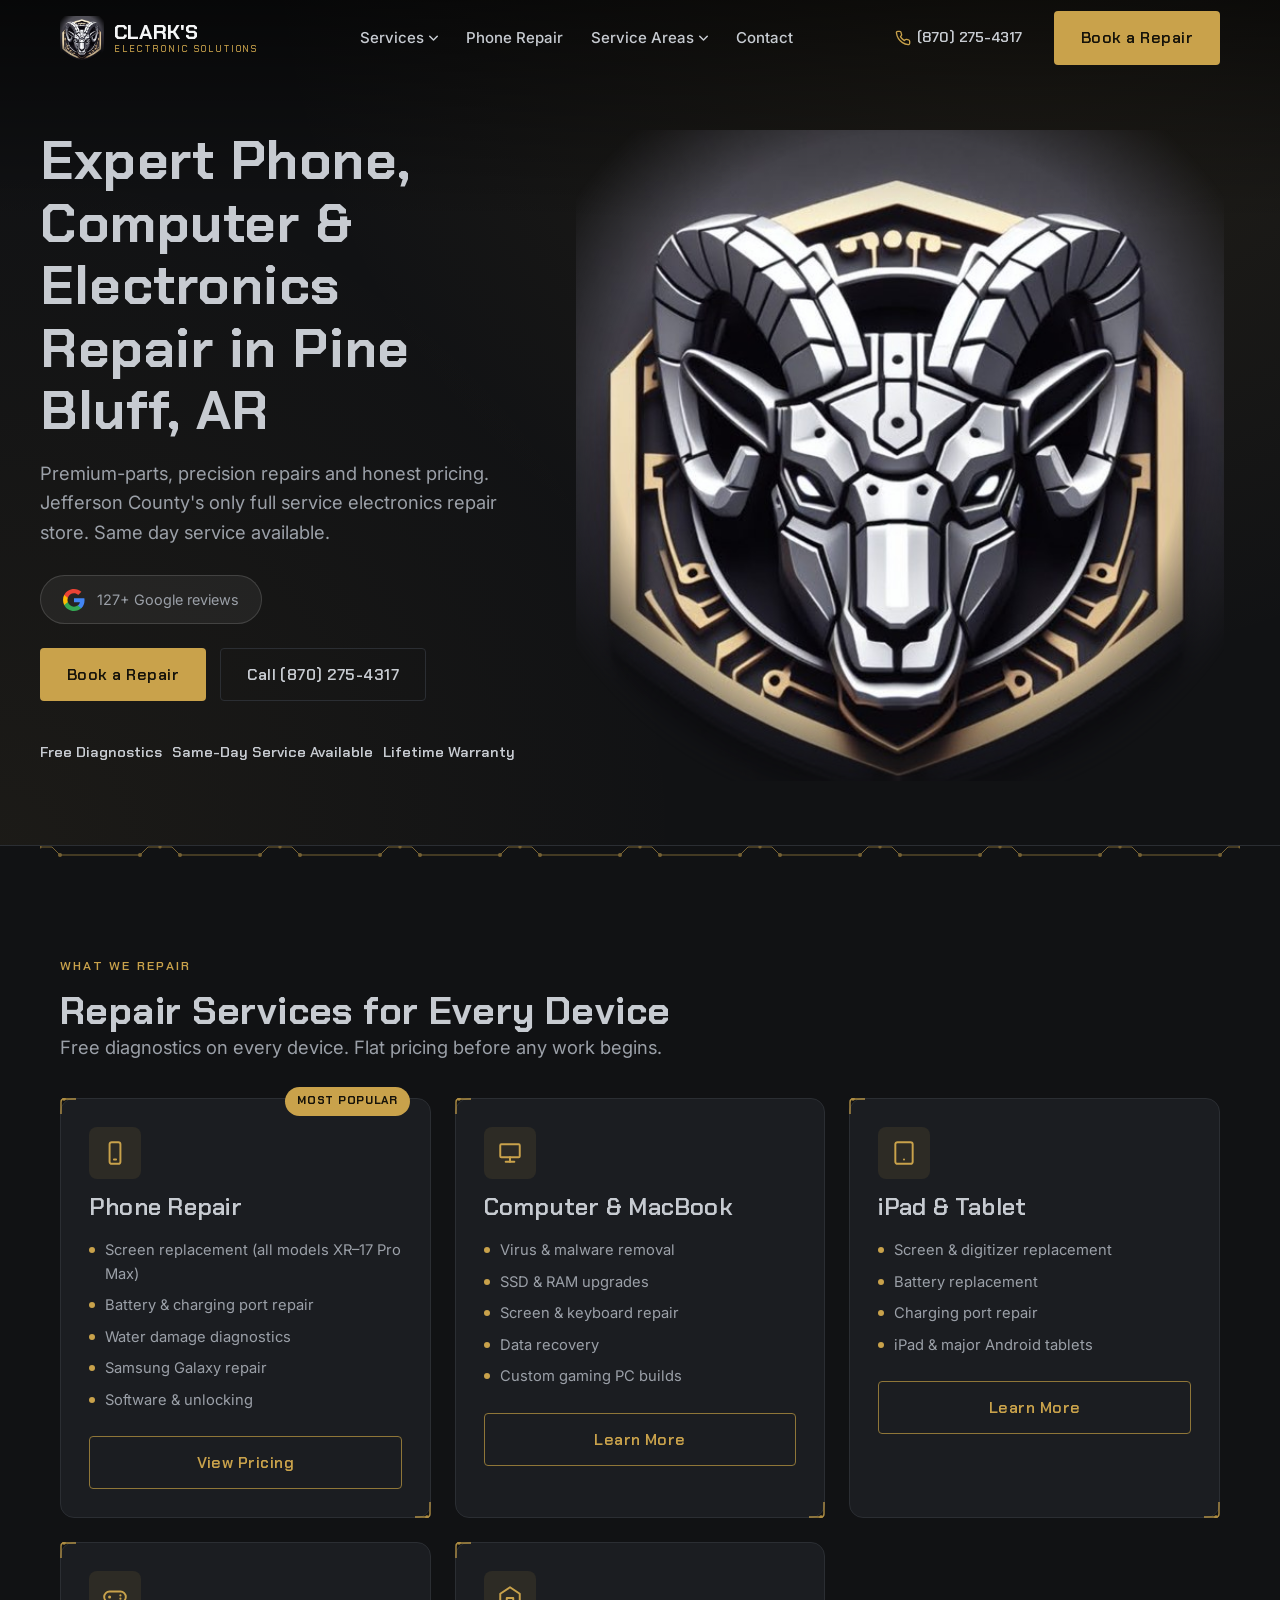
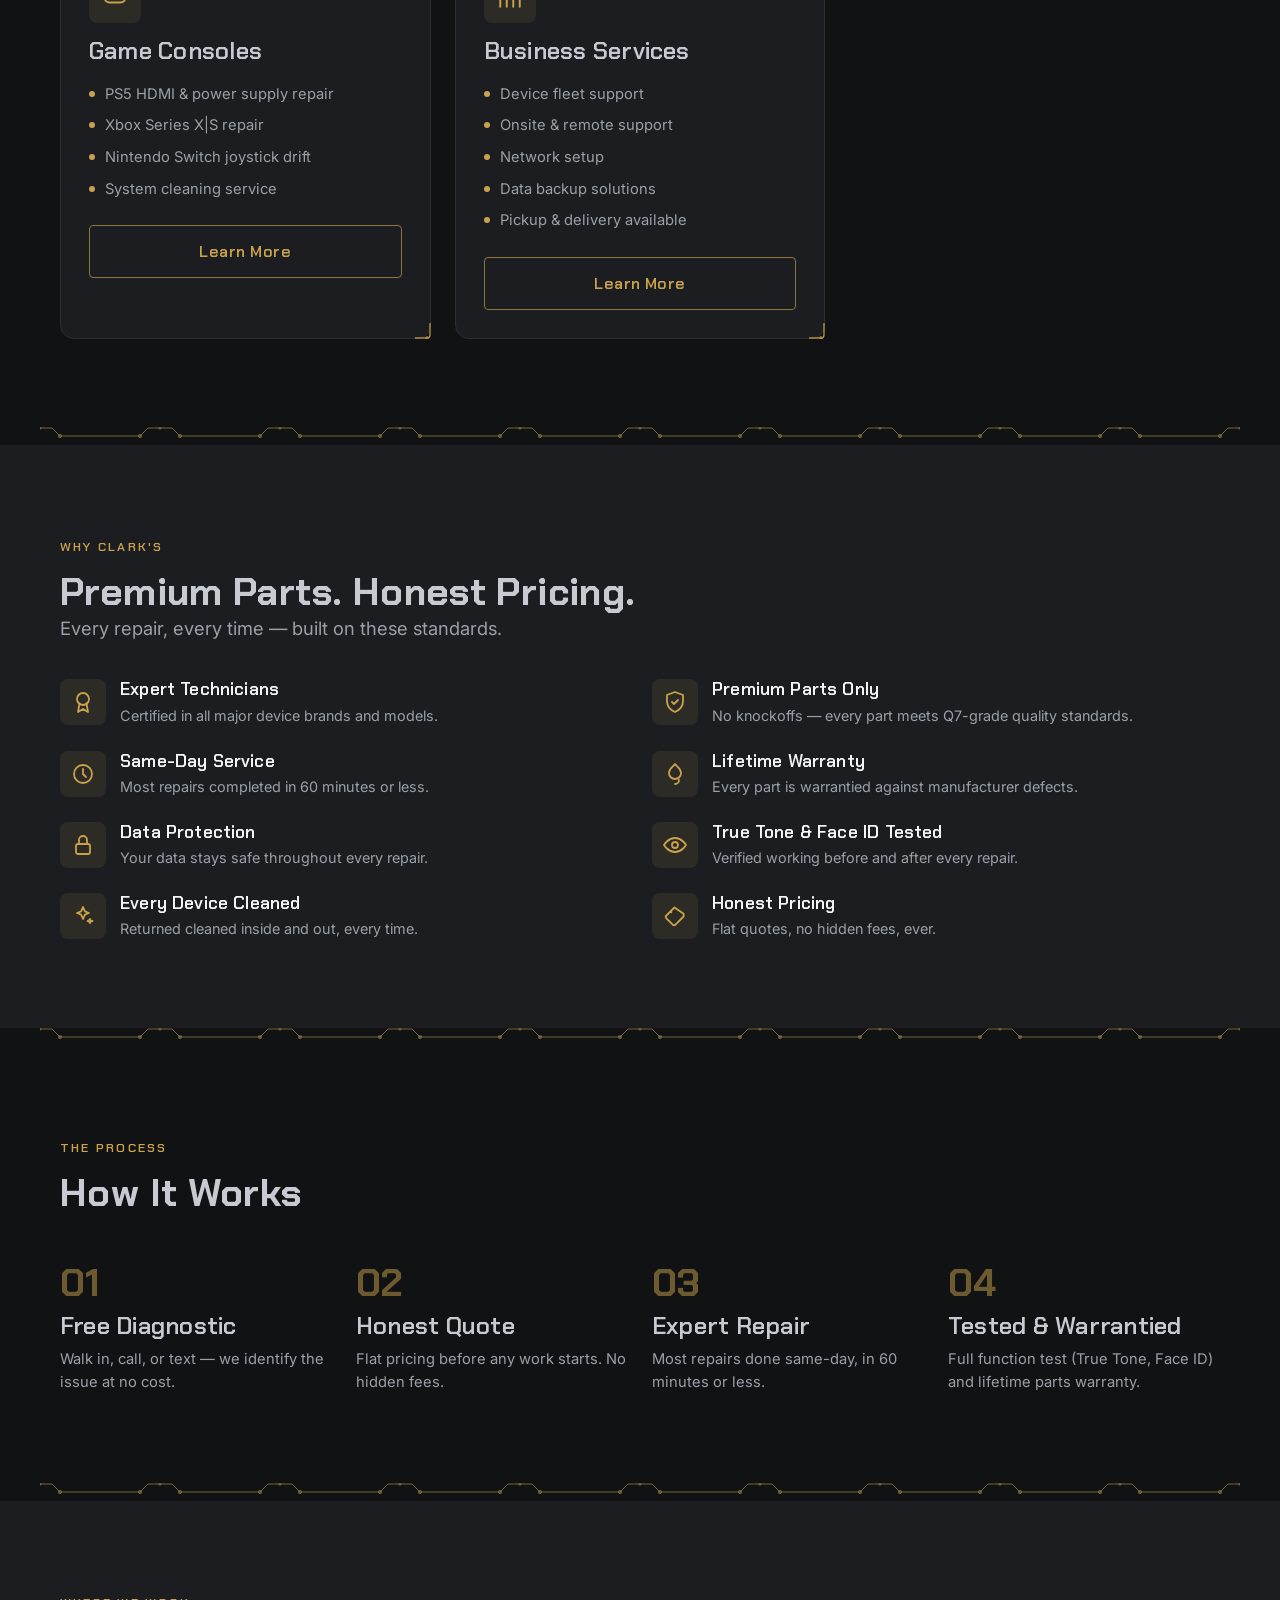
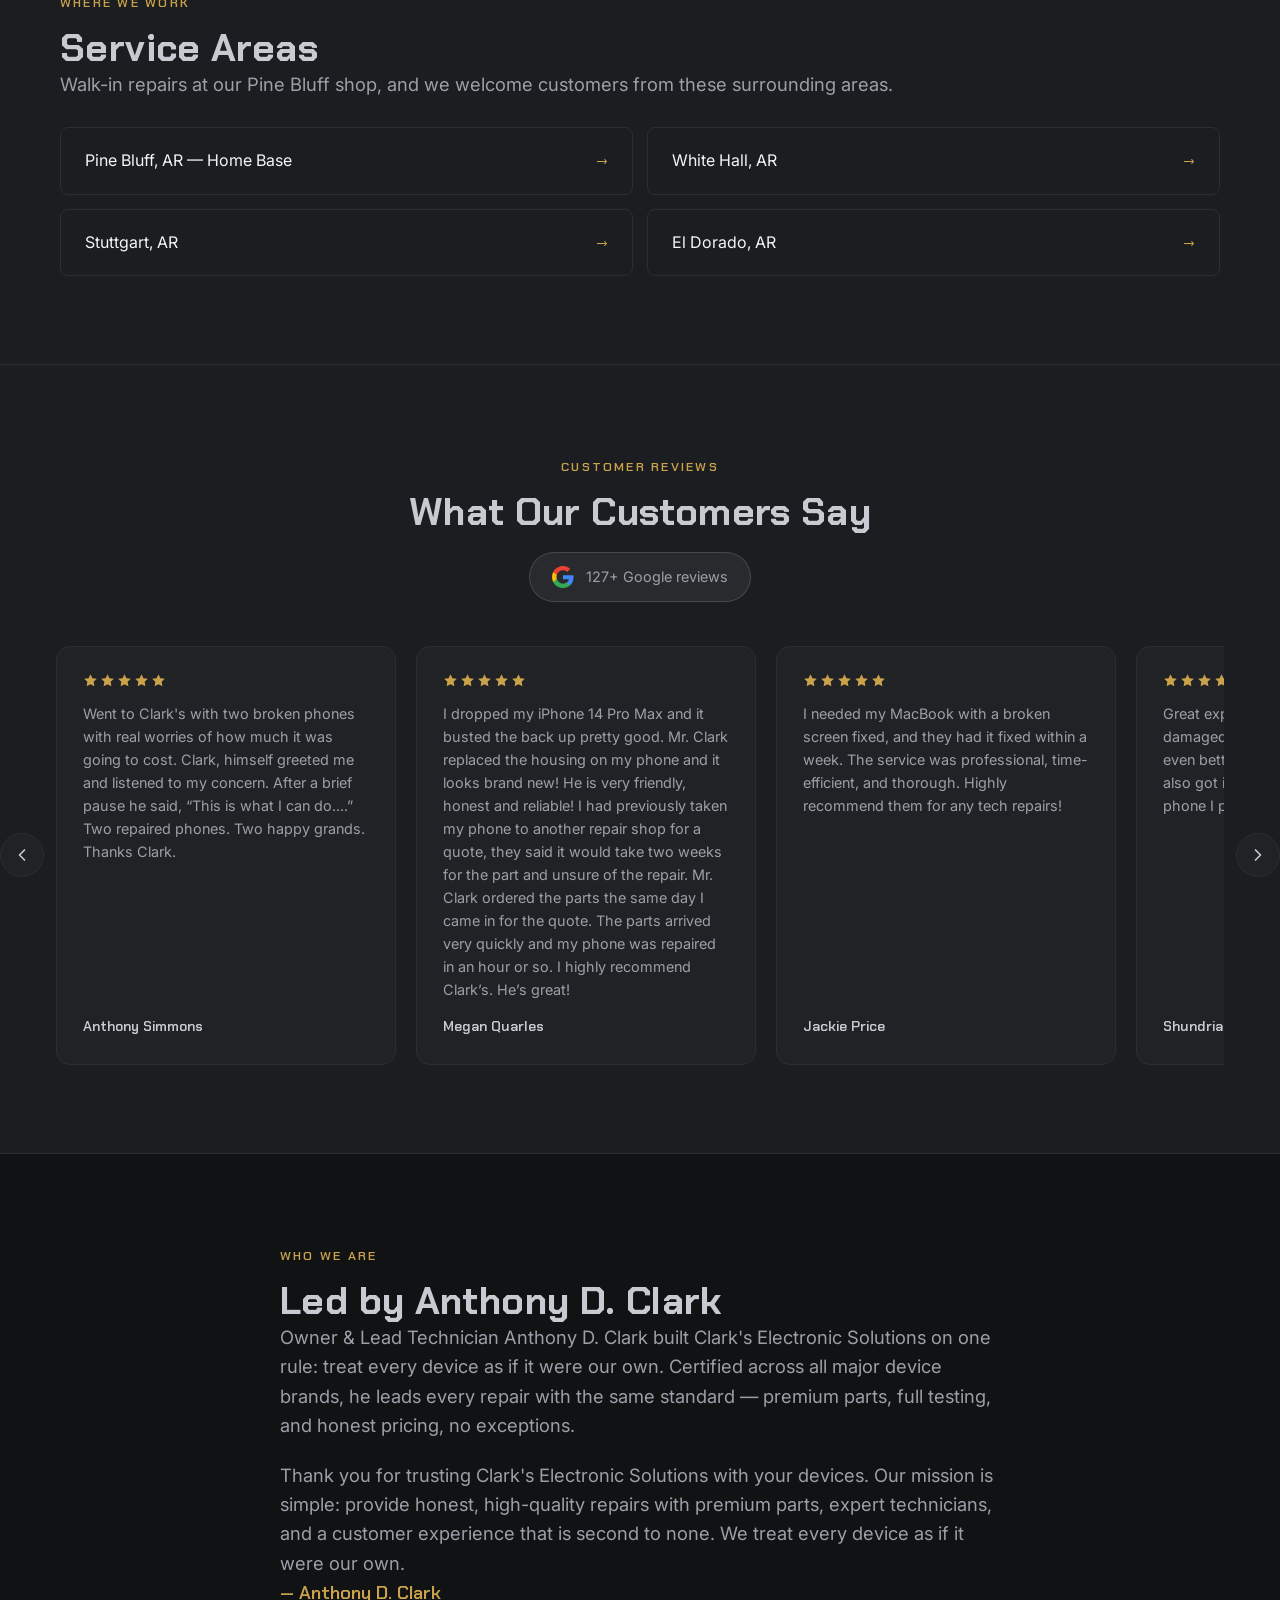
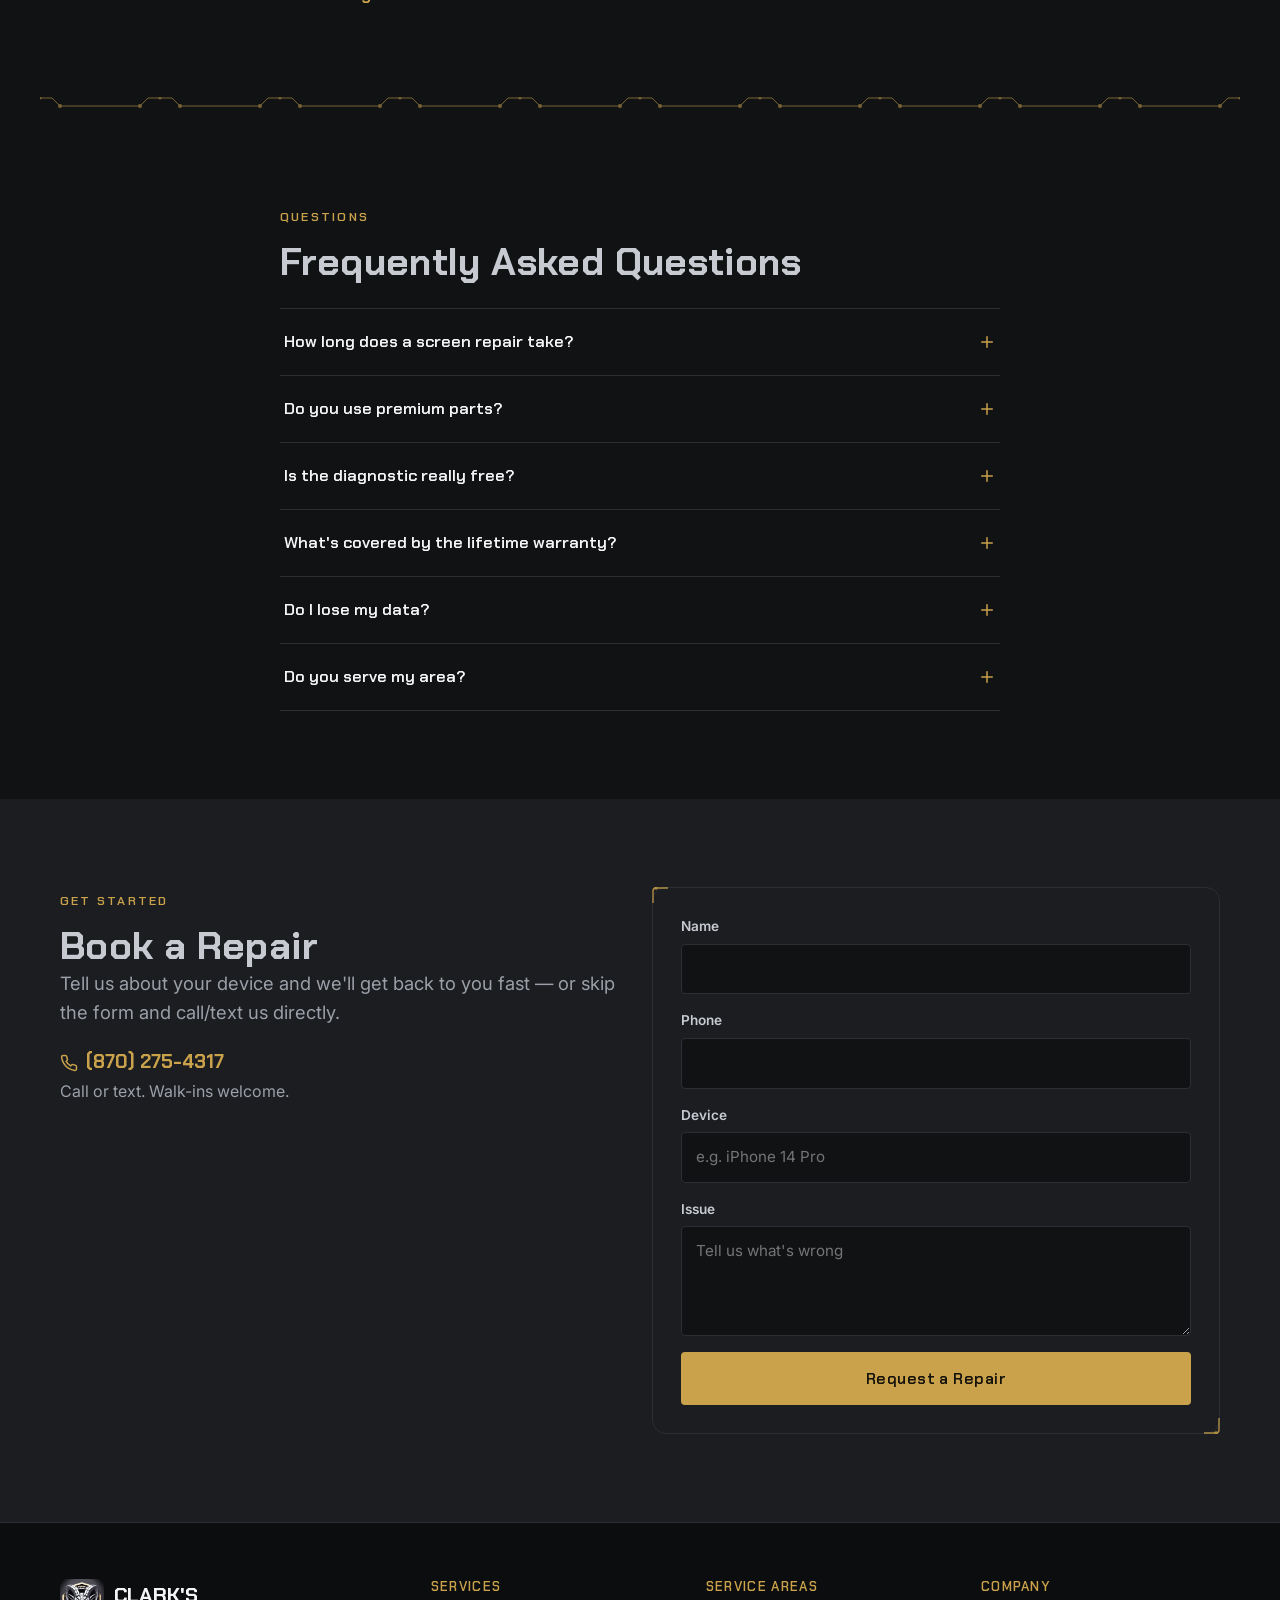
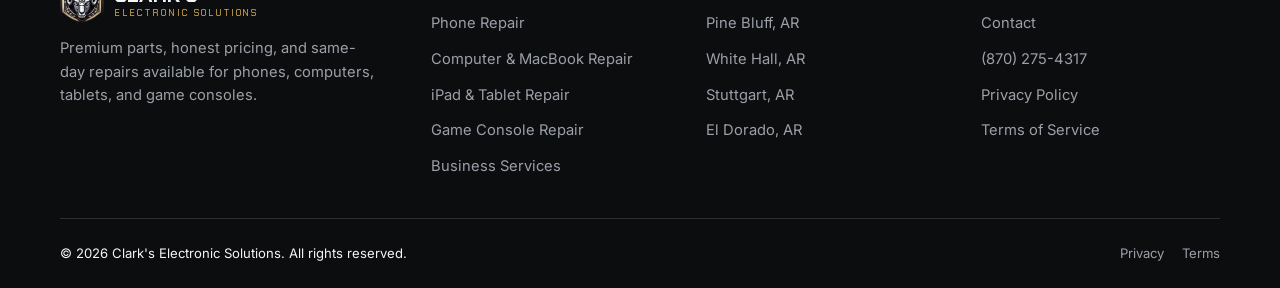
<file: index.html>
<!DOCTYPE html>
<html lang="en">
<head>
<meta charset="UTF-8">
<meta name="viewport" content="width=device-width, initial-scale=1.0">
<title>Phone, Computer & Electronics Repair in Pine Bluff, AR | Clark's Electronic Solutions</title>
<meta name="description" content="Expert phone, computer, tablet, and game console repair in Pine Bluff, AR. Free diagnostics, premium parts, lifetime warranty, most repairs done same-day. Call (870) 275-4317.">
<link rel="canonical" href="https://clarkselectronicsolutions.com/">
<meta property="og:type" content="website">
<meta property="og:title" content="Phone, Computer & Electronics Repair in Pine Bluff, AR | Clark's Electronic Solutions">
<meta property="og:description" content="Free diagnostics, premium parts, lifetime warranty, most repairs done same-day. Serving Pine Bluff, White Hall, Stuttgart & El Dorado, AR.">
<meta property="og:url" content="https://clarkselectronicsolutions.com/">
<meta property="og:image" content="https://clarkselectronicsolutions.com/assets/img/clarks-emblem.jpg">
<meta property="og:site_name" content="Clark's Electronic Solutions">
<meta name="twitter:card" content="summary_large_image">
<link rel="preconnect" href="https://fonts.googleapis.com">
<link rel="preconnect" href="https://fonts.gstatic.com" crossorigin>
<link href="https://fonts.googleapis.com/css2?family=Chakra+Petch:wght@400;500;600;700&family=Inter:wght@400;500;600;700&display=swap" rel="stylesheet">
<link rel="stylesheet" href="styles.css">
<!-- TBD: Replace streetAddress and openingHours below with real values before launch -->
<script type="application/ld+json">
{
  "@context": "https://schema.org",
  "@type": "ElectronicsStore",
  "name": "Clark's Electronic Solutions",
  "image": "https://clarkselectronicsolutions.com/assets/img/clarks-emblem.jpg",
  "url": "https://clarkselectronicsolutions.com/",
  "telephone": "+18702754317",
  "priceRange": "$$",
  "address": {
    "@type": "PostalAddress",
    "streetAddress": "503 W 29th Ave",
    "addressLocality": "Pine Bluff",
    "addressRegion": "AR",
    "postalCode": "71603",
    "addressCountry": "US"
  },
  "openingHours": ["Mo-Fr 09:00-21:00", "Sa 10:00-19:00"],
  "areaServed": [
    { "@type": "City", "name": "Pine Bluff, AR" },
    { "@type": "City", "name": "White Hall, AR" },
    { "@type": "City", "name": "Stuttgart, AR" },
    { "@type": "City", "name": "El Dorado, AR" }
  ],
  "founder": { "@type": "Person", "name": "Anthony D. Clark", "jobTitle": "Owner / Lead Technician" },
  "sameAs": [
    "https://facebook.com/ClarksElectronicSolutions",
    "https://instagram.com/ClarksElectronicSolutions",
    "https://tiktok.com/@ClarksElectronicSolutions"
  ]
}
</script>
</head>
<body class="page-home">

<header class="site-header">
  <div class="header-inner">
    <a href="index.html" class="brand">
      <img src="assets/img/clarks-emblem.jpg" alt="" class="brand-emblem" width="44" height="44">
      <span class="brand-wordmark">
        <span class="brand-name">CLARK'S</span>
        <span class="brand-sub">Electronic Solutions</span>
      </span>
    </a>
    <nav class="primary-nav" aria-label="Primary">
      <ul>
        <li>
          <button class="nav-link" type="button" data-dropdown-toggle aria-expanded="false" aria-controls="dd-services">
            Services
            <svg class="nav-caret" viewBox="0 0 12 8" fill="none"><path d="M1 1L6 6L11 1" stroke="currentColor" stroke-width="2" stroke-linecap="round" stroke-linejoin="round"/></svg>
          </button>
          <div class="dropdown" id="dd-services">
            <a href="phone-repair.html">iPhone &amp; Samsung Repair</a>
            <a href="services/computer-repair.html">Computers, Laptops &amp; MacBooks</a>
            <a href="services/tablet-repair.html">iPad &amp; Tablet Repair</a>
            <a href="services/game-console-repair.html">Game Console Repair</a>
            <a href="services/business-services.html">Business &amp; Commercial Services</a>
          </div>
        </li>
        <li><a href="phone-repair.html" class="nav-link">Phone Repair</a></li>
        <li>
          <button class="nav-link" type="button" data-dropdown-toggle aria-expanded="false" aria-controls="dd-areas">
            Service Areas
            <svg class="nav-caret" viewBox="0 0 12 8" fill="none"><path d="M1 1L6 6L11 1" stroke="currentColor" stroke-width="2" stroke-linecap="round" stroke-linejoin="round"/></svg>
          </button>
          <div class="dropdown" id="dd-areas">
            <a href="areas/pine-bluff-ar.html">Pine Bluff, AR</a>
            <a href="areas/white-hall-ar.html">White Hall, AR</a>
            <a href="areas/stuttgart-ar.html">Stuttgart, AR</a>
            <a href="areas/el-dorado-ar.html">El Dorado, AR</a>
          </div>
        </li>
        <li><a href="contact.html" class="nav-link">Contact</a></li>
      </ul>
    </nav>
    <div class="header-actions">
      <a href="tel:8702754317" class="header-call">
        <svg viewBox="0 0 24 24" fill="none" stroke="currentColor" stroke-width="2" stroke-linecap="round" stroke-linejoin="round"><path d="M22 16.92v3a2 2 0 0 1-2.18 2 19.79 19.79 0 0 1-8.63-3.07 19.5 19.5 0 0 1-6-6 19.79 19.79 0 0 1-3.07-8.67A2 2 0 0 1 4.11 2h3a2 2 0 0 1 2 1.72c.127.96.361 1.903.7 2.81a2 2 0 0 1-.45 2.11L8.09 9.91a16 16 0 0 0 6 6l1.27-1.27a2 2 0 0 1 2.11-.45c.907.339 1.85.573 2.81.7A2 2 0 0 1 22 16.92z"/></svg>
        (870) 275-4317
      </a>
      <a href="tel:8702754317" class="header-call-mobile" aria-label="Call (870) 275-4317">
        <svg viewBox="0 0 24 24" fill="none" stroke="currentColor" stroke-width="2" stroke-linecap="round" stroke-linejoin="round"><path d="M22 16.92v3a2 2 0 0 1-2.18 2 19.79 19.79 0 0 1-8.63-3.07 19.5 19.5 0 0 1-6-6 19.79 19.79 0 0 1-3.07-8.67A2 2 0 0 1 4.11 2h3a2 2 0 0 1 2 1.72c.127.96.361 1.903.7 2.81a2 2 0 0 1-.45 2.11L8.09 9.91a16 16 0 0 0 6 6l1.27-1.27a2 2 0 0 1 2.11-.45c.907.339 1.85.573 2.81.7A2 2 0 0 1 22 16.92z"/></svg>
      </a>
      <a href="contact.html" class="btn btn-gold">Book a Repair</a>
      <button class="nav-toggle" type="button" data-nav-toggle aria-expanded="false" aria-label="Toggle menu" aria-controls="mobile-nav">
        <span></span><span></span><span></span>
      </button>
    </div>
  </div>
  <div class="mobile-nav" data-mobile-nav id="mobile-nav">
    <div class="mnav-group">
      <button class="mobile-nav-link" type="button" data-mnav-toggle aria-expanded="false" aria-controls="mnav-services">
        Services
        <svg class="mnav-caret" viewBox="0 0 12 8" fill="none"><path d="M1 1L6 6L11 1" stroke="currentColor" stroke-width="2" stroke-linecap="round" stroke-linejoin="round"/></svg>
      </button>
      <div class="mobile-submenu" id="mnav-services">
        <a href="phone-repair.html">iPhone &amp; Samsung Repair</a>
        <a href="services/computer-repair.html">Computers, Laptops &amp; MacBooks</a>
        <a href="services/tablet-repair.html">iPad &amp; Tablet Repair</a>
        <a href="services/game-console-repair.html">Game Console Repair</a>
        <a href="services/business-services.html">Business &amp; Commercial Services</a>
      </div>
    </div>
    <div class="mnav-group"><a href="phone-repair.html" class="mobile-nav-link">Phone Repair</a></div>
    <div class="mnav-group">
      <button class="mobile-nav-link" type="button" data-mnav-toggle aria-expanded="false" aria-controls="mnav-areas">
        Service Areas
        <svg class="mnav-caret" viewBox="0 0 12 8" fill="none"><path d="M1 1L6 6L11 1" stroke="currentColor" stroke-width="2" stroke-linecap="round" stroke-linejoin="round"/></svg>
      </button>
      <div class="mobile-submenu" id="mnav-areas">
        <a href="areas/pine-bluff-ar.html">Pine Bluff, AR</a>
        <a href="areas/white-hall-ar.html">White Hall, AR</a>
        <a href="areas/stuttgart-ar.html">Stuttgart, AR</a>
        <a href="areas/el-dorado-ar.html">El Dorado, AR</a>
      </div>
    </div>
    <div class="mnav-group"><a href="contact.html" class="mobile-nav-link">Contact</a></div>
    <a href="contact.html" class="btn btn-gold btn-block">Book a Repair</a>
  </div>
</header>

<main>

  <!-- HERO -->
  <section class="hero">
    <div class="hero-emblem-wrap">
      <img src="assets/img/clarks-emblem.jpg" alt="Clark's Electronic Solutions ram emblem" class="hero-emblem" width="945" height="905">
    </div>
    <div class="container hero-grid">
      <div class="hero-content">
        <h1>Expert Phone, Computer &amp; Electronics Repair in Pine Bluff, AR</h1>
        <p class="lede">Premium-parts, precision repairs and honest pricing. Jefferson County's only full service electronics repair store. Same day service available.</p>
        <div class="google-badge hero-badge">
          <svg class="google-g" viewBox="0 0 24 24" width="22" height="22" aria-hidden="true">
            <path fill="#4285F4" d="M23.49 12.27c0-.79-.07-1.54-.19-2.27H12v4.51h6.44c-.28 1.48-1.13 2.73-2.4 3.58v2.98h3.89c2.28-2.1 3.56-5.19 3.56-8.8z"/>
            <path fill="#34A853" d="M12 24c3.24 0 5.95-1.08 7.93-2.91l-3.89-2.98c-1.08.72-2.45 1.16-4.04 1.16-3.13 0-5.78-2.11-6.73-4.96H1.27v3.09C3.24 21.3 7.29 24 12 24z"/>
            <path fill="#FBBC05" d="M5.27 14.31c-.24-.72-.38-1.49-.38-2.31s.14-1.59.38-2.31V6.6H1.27C.46 8.19 0 9.98 0 12s.46 3.81 1.27 5.4l4-3.09z"/>
            <path fill="#EA4335" d="M12 4.75c1.77 0 3.35.61 4.6 1.8l3.45-3.45C17.95 1.19 15.24 0 12 0 7.29 0 3.24 2.7 1.27 6.6l4 3.09C6.22 6.86 8.87 4.75 12 4.75z"/>
          </svg>
          <span class="reviews-count">127+ Google reviews</span>
        </div>
        <div class="btn-row">
          <a href="contact.html" class="btn btn-gold">Book a Repair</a>
          <a href="tel:8702754317" class="btn btn-outline">Call (870) 275-4317</a>
        </div>
        <ul class="trust-strip">
          <li>Free Diagnostics</li>
          <li>Same-Day Service Available</li>
          <li>Lifetime Warranty</li>
        </ul>
      </div>
    </div>
  </section>

  <div class="circuit-rule" role="presentation"></div>

  <!-- SERVICES GRID -->
  <section>
    <div class="container">
      <span class="eyebrow">What We Repair</span>
      <h2>Repair Services for Every Device</h2>
      <p class="lede" style="margin-bottom:36px;">Free diagnostics on every device. Flat pricing before any work begins.</p>
      <div class="grid cols-3">
        <div class="card service-card corner-accent">
          <span class="badge-pop">Most Popular</span>
          <div class="icon-wrap">
            <svg viewBox="0 0 24 24" fill="none" stroke="currentColor" stroke-width="1.8" stroke-linecap="round" stroke-linejoin="round"><rect x="7" y="2" width="10" height="20" rx="2"/><line x1="11" y1="18" x2="13" y2="18"/></svg>
          </div>
          <h3>Phone Repair</h3>
          <ul>
            <li>Screen replacement (all models XR&ndash;17 Pro Max)</li>
            <li>Battery &amp; charging port repair</li>
            <li>Water damage diagnostics</li>
            <li>Samsung Galaxy repair</li>
            <li>Software &amp; unlocking</li>
          </ul>
          <a href="phone-repair.html" class="btn btn-ghost-gold btn-block">View Pricing</a>
        </div>
        <div class="card service-card corner-accent">
          <div class="icon-wrap">
            <svg viewBox="0 0 24 24" fill="none" stroke="currentColor" stroke-width="1.8" stroke-linecap="round" stroke-linejoin="round"><rect x="3" y="4" width="18" height="12" rx="1"/><line x1="8" y1="20" x2="16" y2="20"/><line x1="12" y1="16" x2="12" y2="20"/></svg>
          </div>
          <h3>Computer &amp; MacBook</h3>
          <ul>
            <li>Virus &amp; malware removal</li>
            <li>SSD &amp; RAM upgrades</li>
            <li>Screen &amp; keyboard repair</li>
            <li>Data recovery</li>
            <li>Custom gaming PC builds</li>
          </ul>
          <a href="services/computer-repair.html" class="btn btn-ghost-gold btn-block">Learn More</a>
        </div>
        <div class="card service-card corner-accent">
          <div class="icon-wrap">
            <svg viewBox="0 0 24 24" fill="none" stroke="currentColor" stroke-width="1.8" stroke-linecap="round" stroke-linejoin="round"><rect x="4" y="2" width="16" height="20" rx="2"/><line x1="12" y1="18" x2="12.01" y2="18"/></svg>
          </div>
          <h3>iPad &amp; Tablet</h3>
          <ul>
            <li>Screen &amp; digitizer replacement</li>
            <li>Battery replacement</li>
            <li>Charging port repair</li>
            <li>iPad &amp; major Android tablets</li>
          </ul>
          <a href="services/tablet-repair.html" class="btn btn-ghost-gold btn-block">Learn More</a>
        </div>
        <div class="card service-card corner-accent">
          <div class="icon-wrap">
            <svg viewBox="0 0 24 24" fill="none" stroke="currentColor" stroke-width="1.8" stroke-linecap="round" stroke-linejoin="round"><rect x="2" y="7" width="20" height="10" rx="5"/><circle cx="7" cy="12" r="1.4" fill="currentColor" stroke="none"/><circle cx="17" cy="10.5" r="1" fill="currentColor" stroke="none"/><circle cx="17" cy="13.5" r="1" fill="currentColor" stroke="none"/></svg>
          </div>
          <h3>Game Consoles</h3>
          <ul>
            <li>PS5 HDMI &amp; power supply repair</li>
            <li>Xbox Series X|S repair</li>
            <li>Nintendo Switch joystick drift</li>
            <li>System cleaning service</li>
          </ul>
          <a href="services/game-console-repair.html" class="btn btn-ghost-gold btn-block">Learn More</a>
        </div>
        <div class="card service-card corner-accent">
          <div class="icon-wrap">
            <svg viewBox="0 0 24 24" fill="none" stroke="currentColor" stroke-width="1.8" stroke-linecap="round" stroke-linejoin="round"><path d="M3 21V9l9-6 9 6v12"/><path d="M9 21v-8h6v8"/></svg>
          </div>
          <h3>Business Services</h3>
          <ul>
            <li>Device fleet support</li>
            <li>Onsite &amp; remote support</li>
            <li>Network setup</li>
            <li>Data backup solutions</li>
            <li>Pickup &amp; delivery available</li>
          </ul>
          <a href="services/business-services.html" class="btn btn-ghost-gold btn-block">Learn More</a>
        </div>
      </div>
    </div>
  </section>

  <div class="circuit-rule" role="presentation"></div>

  <!-- WHY CHOOSE US -->
  <section class="alt-bg">
    <div class="container">
      <span class="eyebrow">Why Clark's</span>
      <h2>Premium Parts. Honest Pricing.</h2>
      <p class="lede" style="margin-bottom:36px;">Every repair, every time &mdash; built on these standards.</p>
      <div class="grid cols-2">
        <div class="feature">
          <div class="icon-wrap"><svg viewBox="0 0 24 24" fill="none" stroke="currentColor" stroke-width="1.8" stroke-linecap="round" stroke-linejoin="round"><path d="M12 15a6 6 0 1 0 0-12 6 6 0 0 0 0 12z"/><path d="M8.5 13.5 7 22l5-3 5 3-1.5-8.5"/></svg></div>
          <div>
            <h4>Expert Technicians</h4>
            <p>Certified in all major device brands and models.</p>
          </div>
        </div>
        <div class="feature">
          <div class="icon-wrap"><svg viewBox="0 0 24 24" fill="none" stroke="currentColor" stroke-width="1.8" stroke-linecap="round" stroke-linejoin="round"><path d="M12 2 4 5v6c0 5 3.4 9 8 11 4.6-2 8-6 8-11V5l-8-3z"/><path d="m9 12 2 2 4-4"/></svg></div>
          <div>
            <h4>Premium Parts Only</h4>
            <p>No knockoffs &mdash; every part meets Q7-grade quality standards.</p>
          </div>
        </div>
        <div class="feature">
          <div class="icon-wrap"><svg viewBox="0 0 24 24" fill="none" stroke="currentColor" stroke-width="1.8" stroke-linecap="round" stroke-linejoin="round"><circle cx="12" cy="12" r="9"/><path d="M12 7v5l3 3"/></svg></div>
          <div>
            <h4>Same-Day Service</h4>
            <p>Most repairs completed in 60 minutes or less.</p>
          </div>
        </div>
        <div class="feature">
          <div class="icon-wrap"><svg viewBox="0 0 24 24" fill="none" stroke="currentColor" stroke-width="1.8" stroke-linecap="round" stroke-linejoin="round"><path d="M12 2c-2 3-6 4-6 9a6 6 0 0 0 12 0c0-5-4-6-6-9z"/><path d="M12 22a4 4 0 0 0 4-4"/></svg></div>
          <div>
            <h4>Lifetime Warranty</h4>
            <p>Every part is warrantied against manufacturer defects.</p>
          </div>
        </div>
        <div class="feature">
          <div class="icon-wrap"><svg viewBox="0 0 24 24" fill="none" stroke="currentColor" stroke-width="1.8" stroke-linecap="round" stroke-linejoin="round"><rect x="5" y="11" width="14" height="10" rx="2"/><path d="M8 11V7a4 4 0 0 1 8 0v4"/></svg></div>
          <div>
            <h4>Data Protection</h4>
            <p>Your data stays safe throughout every repair.</p>
          </div>
        </div>
        <div class="feature">
          <div class="icon-wrap"><svg viewBox="0 0 24 24" fill="none" stroke="currentColor" stroke-width="1.8" stroke-linecap="round" stroke-linejoin="round"><path d="M1 12s4-7 11-7 11 7 11 7-4 7-11 7-11-7-11-7z"/><circle cx="12" cy="12" r="3"/></svg></div>
          <div>
            <h4>True Tone &amp; Face ID Tested</h4>
            <p>Verified working before and after every repair.</p>
          </div>
        </div>
        <div class="feature">
          <div class="icon-wrap"><svg viewBox="0 0 24 24" fill="none" stroke="currentColor" stroke-width="1.8" stroke-linecap="round" stroke-linejoin="round"><path d="m12 3 1.9 4.3L18 9l-4.1 1.7L12 15l-1.9-4.3L6 9l4.1-1.7z"/><path d="M19 15l.8 1.8L21.5 17l-1.7.8L19 19l-.8-1.2-1.7-.8 1.7-1z"/></svg></div>
          <div>
            <h4>Every Device Cleaned</h4>
            <p>Returned cleaned inside and out, every time.</p>
          </div>
        </div>
        <div class="feature">
          <div class="icon-wrap"><svg viewBox="0 0 24 24" fill="none" stroke="currentColor" stroke-width="1.8" stroke-linecap="round" stroke-linejoin="round"><path d="M20.6 12.5 12.5 20.6a2 2 0 0 1-2.8 0l-6.3-6.3a2 2 0 0 1 0-2.8L11.5 3.4 20.6 9.7z"/><circle cx="8" cy="8" r="1.3" fill="currentColor" stroke="none"/></svg></div>
          <div>
            <h4>Honest Pricing</h4>
            <p>Flat quotes, no hidden fees, ever.</p>
          </div>
        </div>
      </div>
    </div>
  </section>

  <div class="circuit-rule" role="presentation"></div>

  <!-- HOW IT WORKS -->
  <section>
    <div class="container">
      <span class="eyebrow">The Process</span>
      <h2>How It Works</h2>
      <div class="steps" style="margin-top:36px;">
        <div class="step">
          <div class="step-num">01</div>
          <h3>Free Diagnostic</h3>
          <p>Walk in, call, or text &mdash; we identify the issue at no cost.</p>
        </div>
        <div class="step">
          <div class="step-num">02</div>
          <h3>Honest Quote</h3>
          <p>Flat pricing before any work starts. No hidden fees.</p>
        </div>
        <div class="step">
          <div class="step-num">03</div>
          <h3>Expert Repair</h3>
          <p>Most repairs done same-day, in 60 minutes or less.</p>
        </div>
        <div class="step">
          <div class="step-num">04</div>
          <h3>Tested &amp; Warrantied</h3>
          <p>Full function test (True Tone, Face ID) and lifetime parts warranty.</p>
        </div>
      </div>
    </div>
  </section>

  <div class="circuit-rule" role="presentation"></div>

  <!-- SERVICE AREAS -->
  <section class="alt-bg">
    <div class="container">
      <span class="eyebrow">Where We Work</span>
      <h2>Service Areas</h2>
      <p class="lede" style="margin-bottom:28px;">Walk-in repairs at our Pine Bluff shop, and we welcome customers from these surrounding areas.</p>
      <div class="area-list">
        <a href="areas/pine-bluff-ar.html" class="area-link-card"><span>Pine Bluff, AR &mdash; Home Base</span> <span class="arrow">&rarr;</span></a>
        <a href="areas/white-hall-ar.html" class="area-link-card"><span>White Hall, AR</span> <span class="arrow">&rarr;</span></a>
        <a href="areas/stuttgart-ar.html" class="area-link-card"><span>Stuttgart, AR</span> <span class="arrow">&rarr;</span></a>
        <a href="areas/el-dorado-ar.html" class="area-link-card"><span>El Dorado, AR</span> <span class="arrow">&rarr;</span></a>
      </div>
    </div>
  </section>

  <!-- CUSTOMER REVIEWS -->
  <section class="reviews-section">
    <div class="container center">
      <span class="eyebrow">Customer Reviews</span>
      <h2>What Our Customers Say</h2>
      <div class="reviews-rating">
        <div class="google-badge">
          <svg class="google-g" viewBox="0 0 24 24" width="22" height="22" aria-hidden="true">
            <path fill="#4285F4" d="M23.49 12.27c0-.79-.07-1.54-.19-2.27H12v4.51h6.44c-.28 1.48-1.13 2.73-2.4 3.58v2.98h3.89c2.28-2.1 3.56-5.19 3.56-8.8z"/>
            <path fill="#34A853" d="M12 24c3.24 0 5.95-1.08 7.93-2.91l-3.89-2.98c-1.08.72-2.45 1.16-4.04 1.16-3.13 0-5.78-2.11-6.73-4.96H1.27v3.09C3.24 21.3 7.29 24 12 24z"/>
            <path fill="#FBBC05" d="M5.27 14.31c-.24-.72-.38-1.49-.38-2.31s.14-1.59.38-2.31V6.6H1.27C.46 8.19 0 9.98 0 12s.46 3.81 1.27 5.4l4-3.09z"/>
            <path fill="#EA4335" d="M12 4.75c1.77 0 3.35.61 4.6 1.8l3.45-3.45C17.95 1.19 15.24 0 12 0 7.29 0 3.24 2.7 1.27 6.6l4 3.09C6.22 6.86 8.87 4.75 12 4.75z"/>
          </svg>
          <span class="reviews-count">127+ Google reviews</span>
        </div>
      </div>
    </div>

    <div class="reviews-carousel">
      <button class="reviews-nav reviews-nav-prev" type="button" aria-label="Previous review">
        <svg viewBox="0 0 24 24" fill="none" stroke="currentColor" stroke-width="2" stroke-linecap="round" stroke-linejoin="round"><polyline points="15 18 9 12 15 6"/></svg>
      </button>
      <div class="reviews-marquee">
        <div class="reviews-track">

          <div class="review-card">
            <span class="stars" aria-hidden="true"><svg class="star" viewBox="0 0 20 20"><path d="M10 1.5l2.6 5.4 5.9.8-4.3 4.1 1 5.9L10 14.9l-5.2 2.8 1-5.9L1.5 7.7l5.9-.8z"/></svg><svg class="star" viewBox="0 0 20 20"><path d="M10 1.5l2.6 5.4 5.9.8-4.3 4.1 1 5.9L10 14.9l-5.2 2.8 1-5.9L1.5 7.7l5.9-.8z"/></svg><svg class="star" viewBox="0 0 20 20"><path d="M10 1.5l2.6 5.4 5.9.8-4.3 4.1 1 5.9L10 14.9l-5.2 2.8 1-5.9L1.5 7.7l5.9-.8z"/></svg><svg class="star" viewBox="0 0 20 20"><path d="M10 1.5l2.6 5.4 5.9.8-4.3 4.1 1 5.9L10 14.9l-5.2 2.8 1-5.9L1.5 7.7l5.9-.8z"/></svg><svg class="star" viewBox="0 0 20 20"><path d="M10 1.5l2.6 5.4 5.9.8-4.3 4.1 1 5.9L10 14.9l-5.2 2.8 1-5.9L1.5 7.7l5.9-.8z"/></svg></span>
            <p>Went to Clark's with two broken phones with real worries of how much it was going to cost. Clark, himself greeted me and listened to my concern. After a brief pause he said, &ldquo;This is what I can do....&rdquo; Two repaired phones. Two happy grands. Thanks Clark.</p>
            <p class="review-name">Anthony Simmons</p>
          </div>

          <div class="review-card">
            <span class="stars" aria-hidden="true"><svg class="star" viewBox="0 0 20 20"><path d="M10 1.5l2.6 5.4 5.9.8-4.3 4.1 1 5.9L10 14.9l-5.2 2.8 1-5.9L1.5 7.7l5.9-.8z"/></svg><svg class="star" viewBox="0 0 20 20"><path d="M10 1.5l2.6 5.4 5.9.8-4.3 4.1 1 5.9L10 14.9l-5.2 2.8 1-5.9L1.5 7.7l5.9-.8z"/></svg><svg class="star" viewBox="0 0 20 20"><path d="M10 1.5l2.6 5.4 5.9.8-4.3 4.1 1 5.9L10 14.9l-5.2 2.8 1-5.9L1.5 7.7l5.9-.8z"/></svg><svg class="star" viewBox="0 0 20 20"><path d="M10 1.5l2.6 5.4 5.9.8-4.3 4.1 1 5.9L10 14.9l-5.2 2.8 1-5.9L1.5 7.7l5.9-.8z"/></svg><svg class="star" viewBox="0 0 20 20"><path d="M10 1.5l2.6 5.4 5.9.8-4.3 4.1 1 5.9L10 14.9l-5.2 2.8 1-5.9L1.5 7.7l5.9-.8z"/></svg></span>
            <p>I dropped my iPhone 14 Pro Max and it busted the back up pretty good. Mr. Clark replaced the housing on my phone and it looks brand new! He is very friendly, honest and reliable! I had previously taken my phone to another repair shop for a quote, they said it would take two weeks for the part and unsure of the repair. Mr. Clark ordered the parts the same day I came in for the quote. The parts arrived very quickly and my phone was repaired in an hour or so. I highly recommend Clark&rsquo;s. He&rsquo;s great!</p>
            <p class="review-name">Megan Quarles</p>
          </div>

          <div class="review-card">
            <span class="stars" aria-hidden="true"><svg class="star" viewBox="0 0 20 20"><path d="M10 1.5l2.6 5.4 5.9.8-4.3 4.1 1 5.9L10 14.9l-5.2 2.8 1-5.9L1.5 7.7l5.9-.8z"/></svg><svg class="star" viewBox="0 0 20 20"><path d="M10 1.5l2.6 5.4 5.9.8-4.3 4.1 1 5.9L10 14.9l-5.2 2.8 1-5.9L1.5 7.7l5.9-.8z"/></svg><svg class="star" viewBox="0 0 20 20"><path d="M10 1.5l2.6 5.4 5.9.8-4.3 4.1 1 5.9L10 14.9l-5.2 2.8 1-5.9L1.5 7.7l5.9-.8z"/></svg><svg class="star" viewBox="0 0 20 20"><path d="M10 1.5l2.6 5.4 5.9.8-4.3 4.1 1 5.9L10 14.9l-5.2 2.8 1-5.9L1.5 7.7l5.9-.8z"/></svg><svg class="star" viewBox="0 0 20 20"><path d="M10 1.5l2.6 5.4 5.9.8-4.3 4.1 1 5.9L10 14.9l-5.2 2.8 1-5.9L1.5 7.7l5.9-.8z"/></svg></span>
            <p>I needed my MacBook with a broken screen fixed, and they had it fixed within a week. The service was professional, time-efficient, and thorough. Highly recommend them for any tech repairs!</p>
            <p class="review-name">Jackie Price</p>
          </div>

          <div class="review-card">
            <span class="stars" aria-hidden="true"><svg class="star" viewBox="0 0 20 20"><path d="M10 1.5l2.6 5.4 5.9.8-4.3 4.1 1 5.9L10 14.9l-5.2 2.8 1-5.9L1.5 7.7l5.9-.8z"/></svg><svg class="star" viewBox="0 0 20 20"><path d="M10 1.5l2.6 5.4 5.9.8-4.3 4.1 1 5.9L10 14.9l-5.2 2.8 1-5.9L1.5 7.7l5.9-.8z"/></svg><svg class="star" viewBox="0 0 20 20"><path d="M10 1.5l2.6 5.4 5.9.8-4.3 4.1 1 5.9L10 14.9l-5.2 2.8 1-5.9L1.5 7.7l5.9-.8z"/></svg><svg class="star" viewBox="0 0 20 20"><path d="M10 1.5l2.6 5.4 5.9.8-4.3 4.1 1 5.9L10 14.9l-5.2 2.8 1-5.9L1.5 7.7l5.9-.8z"/></svg><svg class="star" viewBox="0 0 20 20"><path d="M10 1.5l2.6 5.4 5.9.8-4.3 4.1 1 5.9L10 14.9l-5.2 2.8 1-5.9L1.5 7.7l5.9-.8z"/></svg></span>
            <p>Great experience! My phone was totally damaged and Mr. Clark replaced it with an even better one the same day I came in. I also got it for a cheaper price than the phone I purchased.</p>
            <p class="review-name">Shundria Martin</p>
          </div>

          <div class="review-card">
            <span class="stars" aria-hidden="true"><svg class="star" viewBox="0 0 20 20"><path d="M10 1.5l2.6 5.4 5.9.8-4.3 4.1 1 5.9L10 14.9l-5.2 2.8 1-5.9L1.5 7.7l5.9-.8z"/></svg><svg class="star" viewBox="0 0 20 20"><path d="M10 1.5l2.6 5.4 5.9.8-4.3 4.1 1 5.9L10 14.9l-5.2 2.8 1-5.9L1.5 7.7l5.9-.8z"/></svg><svg class="star" viewBox="0 0 20 20"><path d="M10 1.5l2.6 5.4 5.9.8-4.3 4.1 1 5.9L10 14.9l-5.2 2.8 1-5.9L1.5 7.7l5.9-.8z"/></svg><svg class="star" viewBox="0 0 20 20"><path d="M10 1.5l2.6 5.4 5.9.8-4.3 4.1 1 5.9L10 14.9l-5.2 2.8 1-5.9L1.5 7.7l5.9-.8z"/></svg><svg class="star" viewBox="0 0 20 20"><path d="M10 1.5l2.6 5.4 5.9.8-4.3 4.1 1 5.9L10 14.9l-5.2 2.8 1-5.9L1.5 7.7l5.9-.8z"/></svg></span>
            <p>Was truly impressed by the level of knowledge and understanding I experienced while getting my phone repaired. Mr. Clark was very professional and patient with me. I will be returning for ALL my electronic repair needs. I strongly suggest you check Mr. Clark out at Clark's Electronic Solutions&mdash;a hidden jewel in Pine Bluff.</p>
            <p class="review-name">Carl Davis</p>
          </div>

          <div class="review-card">
            <span class="stars" aria-hidden="true"><svg class="star" viewBox="0 0 20 20"><path d="M10 1.5l2.6 5.4 5.9.8-4.3 4.1 1 5.9L10 14.9l-5.2 2.8 1-5.9L1.5 7.7l5.9-.8z"/></svg><svg class="star" viewBox="0 0 20 20"><path d="M10 1.5l2.6 5.4 5.9.8-4.3 4.1 1 5.9L10 14.9l-5.2 2.8 1-5.9L1.5 7.7l5.9-.8z"/></svg><svg class="star" viewBox="0 0 20 20"><path d="M10 1.5l2.6 5.4 5.9.8-4.3 4.1 1 5.9L10 14.9l-5.2 2.8 1-5.9L1.5 7.7l5.9-.8z"/></svg><svg class="star" viewBox="0 0 20 20"><path d="M10 1.5l2.6 5.4 5.9.8-4.3 4.1 1 5.9L10 14.9l-5.2 2.8 1-5.9L1.5 7.7l5.9-.8z"/></svg><svg class="star" viewBox="0 0 20 20"><path d="M10 1.5l2.6 5.4 5.9.8-4.3 4.1 1 5.9L10 14.9l-5.2 2.8 1-5.9L1.5 7.7l5.9-.8z"/></svg></span>
            <p>I dropped my laptop and it was literally one wrong move away from being in two complete pieces. I desperately needed my laptop so I brought it in after the part needed arrived in store. My laptop was repaired in less than 2 hours and ready for pickup. Clark&rsquo;s Electronic Solutions did an amazing job. I highly recommend them for your electronic repairs!!</p>
            <p class="review-name">Angel</p>
          </div>

        </div>
      </div>
      <button class="reviews-nav reviews-nav-next" type="button" aria-label="Next review">
        <svg viewBox="0 0 24 24" fill="none" stroke="currentColor" stroke-width="2" stroke-linecap="round" stroke-linejoin="round"><polyline points="9 18 15 12 9 6"/></svg>
      </button>
    </div>
  </section>

  <!-- ABOUT -->
  <section>
    <div class="container max-w-content">
      <span class="eyebrow">Who We Are</span>
      <h2>Led by Anthony D. Clark</h2>
      <p class="lede">Owner &amp; Lead Technician Anthony D. Clark built Clark's Electronic Solutions on one rule: treat every device as if it were our own. Certified across all major device brands, he leads every repair with the same standard &mdash; premium parts, full testing, and honest pricing, no exceptions.</p>
      <p>Thank you for trusting Clark's Electronic Solutions with your devices. Our mission is simple: provide honest, high-quality repairs with premium parts, expert technicians, and a customer experience that is second to none. We treat every device as if it were our own.<br><span class="text-gold" style="font-family:var(--font-display); font-weight:600;">&mdash; Anthony D. Clark</span></p>
    </div>
  </section>

  <div class="circuit-rule" role="presentation"></div>

  <!-- FAQ -->
  <section>
    <div class="container max-w-content">
      <span class="eyebrow">Questions</span>
      <h2 style="margin-bottom:24px;">Frequently Asked Questions</h2>
      <div class="faq-list">
        <div class="faq-item">
          <button class="faq-question" aria-expanded="false" aria-controls="faq-a1">
            How long does a screen repair take?
            <svg class="faq-icon" viewBox="0 0 24 24" fill="none" stroke="currentColor" stroke-width="2" stroke-linecap="round"><line x1="12" y1="5" x2="12" y2="19"/><line x1="5" y1="12" x2="19" y2="12"/></svg>
          </button>
          <div class="faq-answer" id="faq-a1"><p>Most screen repairs are completed same-day, often in 60 minutes or less, once your device is in hand.</p></div>
        </div>
        <div class="faq-item">
          <button class="faq-question" aria-expanded="false" aria-controls="faq-a2">
            Do you use premium parts?
            <svg class="faq-icon" viewBox="0 0 24 24" fill="none" stroke="currentColor" stroke-width="2" stroke-linecap="round"><line x1="12" y1="5" x2="12" y2="19"/><line x1="5" y1="12" x2="19" y2="12"/></svg>
          </button>
          <div class="faq-answer" id="faq-a2"><p>Yes. We only install premium, Q7-grade parts &mdash; never knockoffs &mdash; and every part carries a lifetime warranty against manufacturer defects.</p></div>
        </div>
        <div class="faq-item">
          <button class="faq-question" aria-expanded="false" aria-controls="faq-a3">
            Is the diagnostic really free?
            <svg class="faq-icon" viewBox="0 0 24 24" fill="none" stroke="currentColor" stroke-width="2" stroke-linecap="round"><line x1="12" y1="5" x2="12" y2="19"/><line x1="5" y1="12" x2="19" y2="12"/></svg>
          </button>
          <div class="faq-answer" id="faq-a3"><p>Yes, every diagnostic is free with no obligation. We give you a flat quote before any work begins.</p></div>
        </div>
        <div class="faq-item">
          <button class="faq-question" aria-expanded="false" aria-controls="faq-a4">
            What's covered by the lifetime warranty?
            <svg class="faq-icon" viewBox="0 0 24 24" fill="none" stroke="currentColor" stroke-width="2" stroke-linecap="round"><line x1="12" y1="5" x2="12" y2="19"/><line x1="5" y1="12" x2="19" y2="12"/></svg>
          </button>
          <div class="faq-answer" id="faq-a4"><p>All parts we install are covered for life against manufacturer defects.</p></div>
        </div>
        <div class="faq-item">
          <button class="faq-question" aria-expanded="false" aria-controls="faq-a5">
            Do I lose my data?
            <svg class="faq-icon" viewBox="0 0 24 24" fill="none" stroke="currentColor" stroke-width="2" stroke-linecap="round"><line x1="12" y1="5" x2="12" y2="19"/><line x1="5" y1="12" x2="19" y2="12"/></svg>
          </button>
          <div class="faq-answer" id="faq-a5"><p>No. We protect your data throughout the entire repair process, on every device we service.</p></div>
        </div>
        <div class="faq-item">
          <button class="faq-question" aria-expanded="false" aria-controls="faq-a6">
            Do you serve my area?
            <svg class="faq-icon" viewBox="0 0 24 24" fill="none" stroke="currentColor" stroke-width="2" stroke-linecap="round"><line x1="12" y1="5" x2="12" y2="19"/><line x1="5" y1="12" x2="19" y2="12"/></svg>
          </button>
          <div class="faq-answer" id="faq-a6"><p>We serve Pine Bluff (walk-in shop), White Hall, Stuttgart, and El Dorado, AR with mail-in and business pickup &amp; delivery options.</p></div>
        </div>
      </div>
    </div>
  </section>

  <!-- CONTACT / BOOKING -->
  <section class="alt-bg" id="book">
    <div class="container">
      <div class="grid cols-2">
        <div>
          <span class="eyebrow">Get Started</span>
          <h2>Book a Repair</h2>
          <p class="lede">Tell us about your device and we'll get back to you fast &mdash; or skip the form and call/text us directly.</p>
          <p style="margin-top:20px;">
            <a href="tel:8702754317" class="call-link link-gold" style="font-family:var(--font-display); font-weight:700; font-size:1.2rem;">
              <svg viewBox="0 0 24 24" fill="none" stroke="currentColor" stroke-width="2" stroke-linecap="round" stroke-linejoin="round"><path d="M22 16.92v3a2 2 0 0 1-2.18 2 19.79 19.79 0 0 1-8.63-3.07 19.5 19.5 0 0 1-6-6 19.79 19.79 0 0 1-3.07-8.67A2 2 0 0 1 4.11 2h3a2 2 0 0 1 2 1.72c.127.96.361 1.903.7 2.81a2 2 0 0 1-.45 2.11L8.09 9.91a16 16 0 0 0 6 6l1.27-1.27a2 2 0 0 1 2.11-.45c.907.339 1.85.573 2.81.7A2 2 0 0 1 22 16.92z"/></svg>
              (870) 275-4317
            </a>
          </p>
          <p class="text-muted">Call or text. Walk-ins welcome.</p>
        </div>
        <div class="card corner-accent">
          <!-- TBD: Replace form action with your live Formspree endpoint, e.g. https://formspree.io/f/yourFormId -->
          <form action="https://formspree.io/f/YOUR_FORM_ID" method="POST" class="form-grid">
            <div class="form-field">
              <label for="name">Name</label>
              <input type="text" id="name" name="name" required>
            </div>
            <div class="form-field">
              <label for="phone">Phone</label>
              <input type="tel" id="phone" name="phone" required>
            </div>
            <div class="form-field">
              <label for="device">Device</label>
              <input type="text" id="device" name="device" placeholder="e.g. iPhone 14 Pro" required>
            </div>
            <div class="form-field">
              <label for="issue">Issue</label>
              <textarea id="issue" name="issue" placeholder="Tell us what's wrong" required></textarea>
            </div>
            <button type="submit" class="btn btn-gold btn-block">Request a Repair</button>
          </form>
        </div>
      </div>
    </div>
  </section>

</main>

<footer class="site-footer">
  <div class="container">
    <div class="footer-grid">
      <div class="footer-brand">
        <a href="index.html" class="brand">
          <img src="assets/img/clarks-emblem.jpg" alt="" class="brand-emblem" width="44" height="44">
          <span class="brand-wordmark">
            <span class="brand-name">CLARK'S</span>
            <span class="brand-sub">Electronic Solutions</span>
          </span>
        </a>
        <p>Premium parts, honest pricing, and same-day repairs available for phones, computers, tablets, and game consoles.</p>
      </div>
      <div class="footer-col">
        <h5>Services</h5>
        <ul>
          <li><a href="phone-repair.html">Phone Repair</a></li>
          <li><a href="services/computer-repair.html">Computer &amp; MacBook Repair</a></li>
          <li><a href="services/tablet-repair.html">iPad &amp; Tablet Repair</a></li>
          <li><a href="services/game-console-repair.html">Game Console Repair</a></li>
          <li><a href="services/business-services.html">Business Services</a></li>
        </ul>
      </div>
      <div class="footer-col">
        <h5>Service Areas</h5>
        <ul>
          <li><a href="areas/pine-bluff-ar.html">Pine Bluff, AR</a></li>
          <li><a href="areas/white-hall-ar.html">White Hall, AR</a></li>
          <li><a href="areas/stuttgart-ar.html">Stuttgart, AR</a></li>
          <li><a href="areas/el-dorado-ar.html">El Dorado, AR</a></li>
        </ul>
      </div>
      <div class="footer-col">
        <h5>Company</h5>
        <ul>
          <li><a href="contact.html">Contact</a></li>
          <li><a href="tel:8702754317">(870) 275-4317</a></li>
          <li><a href="privacy.html">Privacy Policy</a></li>
          <li><a href="terms.html">Terms of Service</a></li>
        </ul>
      </div>
    </div>
    <div class="footer-bottom">
      <p>&copy; 2026 Clark's Electronic Solutions. All rights reserved.</p>
      <div class="footer-legal">
        <a href="privacy.html">Privacy</a>
        <a href="terms.html">Terms</a>
      </div>
    </div>
  </div>
</footer>
<script src="main.js"></script>
</body>
</html>
</file>
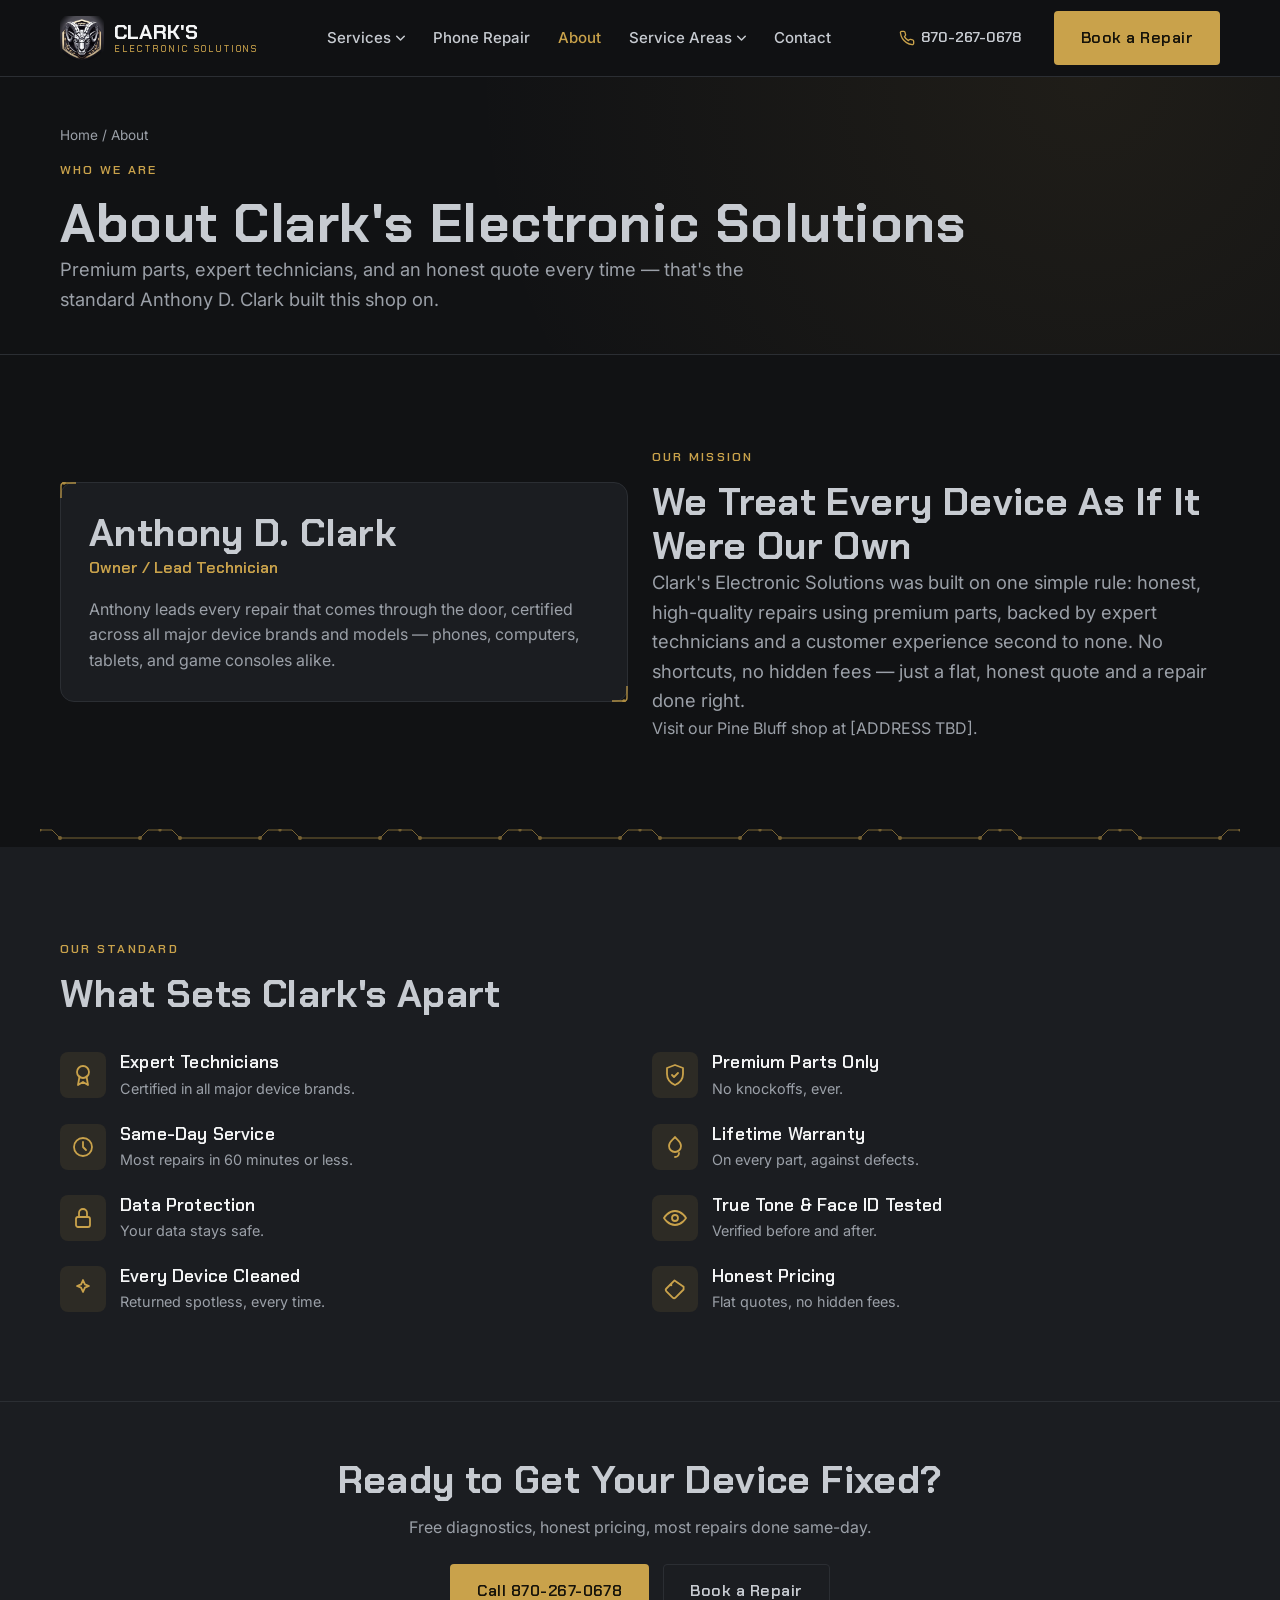
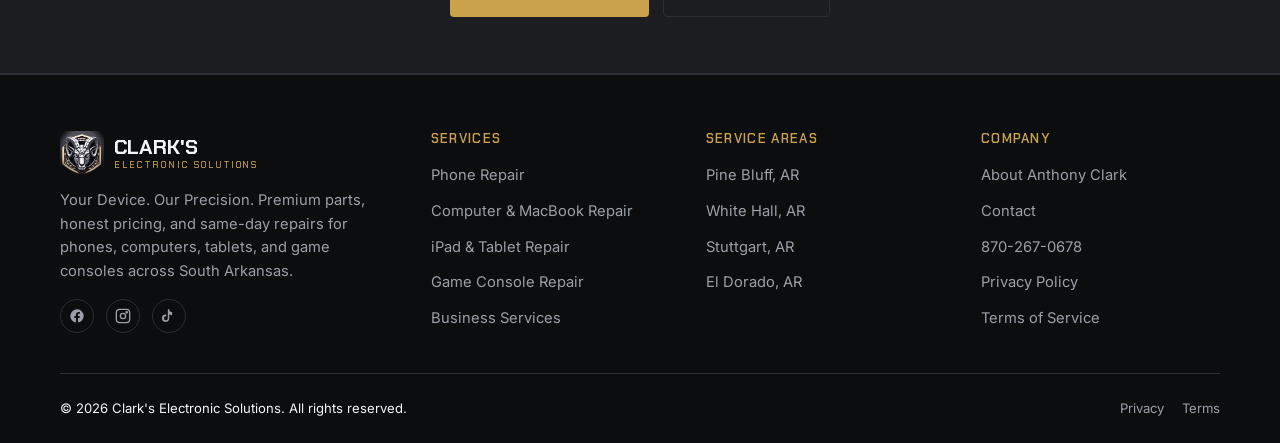
<file: about.html>
<!DOCTYPE html>
<html lang="en">
<head>
<meta charset="UTF-8">
<meta name="viewport" content="width=device-width, initial-scale=1.0">
<title>About Clark's Electronic Solutions | Anthony D. Clark</title>
<meta name="description" content="Meet Anthony D. Clark, Owner & Lead Technician of Clark's Electronic Solutions in Pine Bluff, AR. Premium parts, expert technicians, honest pricing.">
<link rel="canonical" href="https://clarkselectronicsolutions.com/about.html">
<meta property="og:type" content="website">
<meta property="og:title" content="About Clark's Electronic Solutions | Anthony D. Clark">
<meta property="og:description" content="Meet Anthony D. Clark, Owner & Lead Technician. Premium parts, expert technicians, honest pricing.">
<meta property="og:url" content="https://clarkselectronicsolutions.com/about.html">
<meta property="og:image" content="https://clarkselectronicsolutions.com/assets/img/clarks-emblem.jpg">
<meta property="og:site_name" content="Clark's Electronic Solutions">
<meta name="twitter:card" content="summary_large_image">
<link rel="preconnect" href="https://fonts.googleapis.com">
<link rel="preconnect" href="https://fonts.gstatic.com" crossorigin>
<link href="https://fonts.googleapis.com/css2?family=Chakra+Petch:wght@400;500;600;700&family=Inter:wght@400;500;600;700&display=swap" rel="stylesheet">
<link rel="stylesheet" href="styles.css">
<!-- TBD: Replace streetAddress and openingHours below with real values before launch -->
<script type="application/ld+json">
{
  "@context": "https://schema.org",
  "@type": "ElectronicsStore",
  "name": "Clark's Electronic Solutions",
  "image": "https://clarkselectronicsolutions.com/assets/img/clarks-emblem.jpg",
  "url": "https://clarkselectronicsolutions.com/",
  "telephone": "+18702670678",
  "priceRange": "$$",
  "address": { "@type": "PostalAddress", "streetAddress": "[ADDRESS TBD]", "addressLocality": "Pine Bluff", "addressRegion": "AR", "addressCountry": "US" },
  "openingHours": "[HOURS TBD]",
  "founder": { "@type": "Person", "name": "Anthony D. Clark", "jobTitle": "Owner / Lead Technician" }
}
</script>
</head>
<body>

<header class="site-header">
  <div class="header-inner">
    <a href="index.html" class="brand">
      <img src="assets/img/clarks-emblem.jpg" alt="" class="brand-emblem" width="44" height="44">
      <span class="brand-wordmark">
        <span class="brand-name">CLARK'S</span>
        <span class="brand-sub">Electronic Solutions</span>
      </span>
    </a>
    <nav class="primary-nav" aria-label="Primary">
      <ul>
        <li>
          <button class="nav-link" type="button" data-dropdown-toggle aria-expanded="false" aria-controls="dd-services">
            Services
            <svg class="nav-caret" viewBox="0 0 12 8" fill="none"><path d="M1 1L6 6L11 1" stroke="currentColor" stroke-width="2" stroke-linecap="round" stroke-linejoin="round"/></svg>
          </button>
          <div class="dropdown" id="dd-services">
            <a href="services/computer-repair.html">Computers, Laptops &amp; MacBooks</a>
            <a href="services/tablet-repair.html">iPad &amp; Tablet Repair</a>
            <a href="services/game-console-repair.html">Game Console Repair</a>
            <a href="services/business-services.html">Business &amp; Commercial Services</a>
          </div>
        </li>
        <li><a href="phone-repair.html" class="nav-link">Phone Repair</a></li>
        <li><a href="about.html" class="nav-link" style="color:var(--gold);">About</a></li>
        <li>
          <button class="nav-link" type="button" data-dropdown-toggle aria-expanded="false" aria-controls="dd-areas">
            Service Areas
            <svg class="nav-caret" viewBox="0 0 12 8" fill="none"><path d="M1 1L6 6L11 1" stroke="currentColor" stroke-width="2" stroke-linecap="round" stroke-linejoin="round"/></svg>
          </button>
          <div class="dropdown" id="dd-areas">
            <a href="areas/pine-bluff-ar.html">Pine Bluff, AR</a>
            <a href="areas/white-hall-ar.html">White Hall, AR</a>
            <a href="areas/stuttgart-ar.html">Stuttgart, AR</a>
            <a href="areas/el-dorado-ar.html">El Dorado, AR</a>
          </div>
        </li>
        <li><a href="contact.html" class="nav-link">Contact</a></li>
      </ul>
    </nav>
    <div class="header-actions">
      <a href="tel:8702670678" class="header-call">
        <svg viewBox="0 0 24 24" fill="none" stroke="currentColor" stroke-width="2" stroke-linecap="round" stroke-linejoin="round"><path d="M22 16.92v3a2 2 0 0 1-2.18 2 19.79 19.79 0 0 1-8.63-3.07 19.5 19.5 0 0 1-6-6 19.79 19.79 0 0 1-3.07-8.67A2 2 0 0 1 4.11 2h3a2 2 0 0 1 2 1.72c.127.96.361 1.903.7 2.81a2 2 0 0 1-.45 2.11L8.09 9.91a16 16 0 0 0 6 6l1.27-1.27a2 2 0 0 1 2.11-.45c.907.339 1.85.573 2.81.7A2 2 0 0 1 22 16.92z"/></svg>
        870-267-0678
      </a>
      <a href="tel:8702670678" class="header-call-mobile" aria-label="Call 870-267-0678">
        <svg viewBox="0 0 24 24" fill="none" stroke="currentColor" stroke-width="2" stroke-linecap="round" stroke-linejoin="round"><path d="M22 16.92v3a2 2 0 0 1-2.18 2 19.79 19.79 0 0 1-8.63-3.07 19.5 19.5 0 0 1-6-6 19.79 19.79 0 0 1-3.07-8.67A2 2 0 0 1 4.11 2h3a2 2 0 0 1 2 1.72c.127.96.361 1.903.7 2.81a2 2 0 0 1-.45 2.11L8.09 9.91a16 16 0 0 0 6 6l1.27-1.27a2 2 0 0 1 2.11-.45c.907.339 1.85.573 2.81.7A2 2 0 0 1 22 16.92z"/></svg>
      </a>
      <a href="contact.html" class="btn btn-gold">Book a Repair</a>
      <button class="nav-toggle" type="button" data-nav-toggle aria-expanded="false" aria-label="Toggle menu" aria-controls="mobile-nav">
        <span></span><span></span><span></span>
      </button>
    </div>
  </div>
  <div class="mobile-nav" data-mobile-nav id="mobile-nav">
    <div class="mnav-group">
      <button class="mobile-nav-link" type="button" data-mnav-toggle aria-expanded="false" aria-controls="mnav-services">
        Services
        <svg class="mnav-caret" viewBox="0 0 12 8" fill="none"><path d="M1 1L6 6L11 1" stroke="currentColor" stroke-width="2" stroke-linecap="round" stroke-linejoin="round"/></svg>
      </button>
      <div class="mobile-submenu" id="mnav-services">
        <a href="services/computer-repair.html">Computers, Laptops &amp; MacBooks</a>
        <a href="services/tablet-repair.html">iPad &amp; Tablet Repair</a>
        <a href="services/game-console-repair.html">Game Console Repair</a>
        <a href="services/business-services.html">Business &amp; Commercial Services</a>
      </div>
    </div>
    <div class="mnav-group"><a href="phone-repair.html" class="mobile-nav-link">Phone Repair</a></div>
    <div class="mnav-group"><a href="about.html" class="mobile-nav-link">About</a></div>
    <div class="mnav-group">
      <button class="mobile-nav-link" type="button" data-mnav-toggle aria-expanded="false" aria-controls="mnav-areas">
        Service Areas
        <svg class="mnav-caret" viewBox="0 0 12 8" fill="none"><path d="M1 1L6 6L11 1" stroke="currentColor" stroke-width="2" stroke-linecap="round" stroke-linejoin="round"/></svg>
      </button>
      <div class="mobile-submenu" id="mnav-areas">
        <a href="areas/pine-bluff-ar.html">Pine Bluff, AR</a>
        <a href="areas/white-hall-ar.html">White Hall, AR</a>
        <a href="areas/stuttgart-ar.html">Stuttgart, AR</a>
        <a href="areas/el-dorado-ar.html">El Dorado, AR</a>
      </div>
    </div>
    <div class="mnav-group"><a href="contact.html" class="mobile-nav-link">Contact</a></div>
    <a href="contact.html" class="btn btn-gold btn-block">Book a Repair</a>
  </div>
</header>

<main>

  <div class="page-header">
    <div class="container">
      <p class="breadcrumb"><a href="index.html">Home</a> / About</p>
      <span class="eyebrow">Who We Are</span>
      <h1>About Clark's Electronic Solutions</h1>
      <p class="lede max-w-content">Premium parts, expert technicians, and an honest quote every time &mdash; that's the standard Anthony D. Clark built this shop on.</p>
    </div>
  </div>

  <section>
    <div class="container grid cols-2" style="align-items:center;">
      <div class="card corner-accent">
        <h2>Anthony D. Clark</h2>
        <p class="text-gold" style="font-family:var(--font-display); font-weight:600; margin-bottom:16px;">Owner / Lead Technician</p>
        <p class="text-muted">Anthony leads every repair that comes through the door, certified across all major device brands and models &mdash; phones, computers, tablets, and game consoles alike.</p>
      </div>
      <div>
        <span class="eyebrow">Our Mission</span>
        <h2>We Treat Every Device As If It Were Our Own</h2>
        <p class="lede">Clark's Electronic Solutions was built on one simple rule: honest, high-quality repairs using premium parts, backed by expert technicians and a customer experience second to none. No shortcuts, no hidden fees &mdash; just a flat, honest quote and a repair done right.</p>
        <!-- TBD: Shop street address - replace before launch -->
        <p class="text-muted">Visit our Pine Bluff shop at [ADDRESS TBD].</p>
      </div>
    </div>
  </section>

  <div class="circuit-rule" role="presentation"></div>

  <section class="alt-bg">
    <div class="container">
      <span class="eyebrow">Our Standard</span>
      <h2 style="margin-bottom:36px;">What Sets Clark's Apart</h2>
      <div class="grid cols-2">
        <div class="feature">
          <div class="icon-wrap"><svg viewBox="0 0 24 24" fill="none" stroke="currentColor" stroke-width="1.8" stroke-linecap="round" stroke-linejoin="round"><path d="M12 15a6 6 0 1 0 0-12 6 6 0 0 0 0 12z"/><path d="M8.5 13.5 7 22l5-3 5 3-1.5-8.5"/></svg></div>
          <div><h4>Expert Technicians</h4><p>Certified in all major device brands.</p></div>
        </div>
        <div class="feature">
          <div class="icon-wrap"><svg viewBox="0 0 24 24" fill="none" stroke="currentColor" stroke-width="1.8" stroke-linecap="round" stroke-linejoin="round"><path d="M12 2 4 5v6c0 5 3.4 9 8 11 4.6-2 8-6 8-11V5l-8-3z"/><path d="m9 12 2 2 4-4"/></svg></div>
          <div><h4>Premium Parts Only</h4><p>No knockoffs, ever.</p></div>
        </div>
        <div class="feature">
          <div class="icon-wrap"><svg viewBox="0 0 24 24" fill="none" stroke="currentColor" stroke-width="1.8" stroke-linecap="round" stroke-linejoin="round"><circle cx="12" cy="12" r="9"/><path d="M12 7v5l3 3"/></svg></div>
          <div><h4>Same-Day Service</h4><p>Most repairs in 60 minutes or less.</p></div>
        </div>
        <div class="feature">
          <div class="icon-wrap"><svg viewBox="0 0 24 24" fill="none" stroke="currentColor" stroke-width="1.8" stroke-linecap="round" stroke-linejoin="round"><path d="M12 2c-2 3-6 4-6 9a6 6 0 0 0 12 0c0-5-4-6-6-9z"/><path d="M12 22a4 4 0 0 0 4-4"/></svg></div>
          <div><h4>Lifetime Warranty</h4><p>On every part, against defects.</p></div>
        </div>
        <div class="feature">
          <div class="icon-wrap"><svg viewBox="0 0 24 24" fill="none" stroke="currentColor" stroke-width="1.8" stroke-linecap="round" stroke-linejoin="round"><rect x="5" y="11" width="14" height="10" rx="2"/><path d="M8 11V7a4 4 0 0 1 8 0v4"/></svg></div>
          <div><h4>Data Protection</h4><p>Your data stays safe.</p></div>
        </div>
        <div class="feature">
          <div class="icon-wrap"><svg viewBox="0 0 24 24" fill="none" stroke="currentColor" stroke-width="1.8" stroke-linecap="round" stroke-linejoin="round"><path d="M1 12s4-7 11-7 11 7 11 7-4 7-11 7-11-7-11-7z"/><circle cx="12" cy="12" r="3"/></svg></div>
          <div><h4>True Tone &amp; Face ID Tested</h4><p>Verified before and after.</p></div>
        </div>
        <div class="feature">
          <div class="icon-wrap"><svg viewBox="0 0 24 24" fill="none" stroke="currentColor" stroke-width="1.8" stroke-linecap="round" stroke-linejoin="round"><path d="m12 3 1.9 4.3L18 9l-4.1 1.7L12 15l-1.9-4.3L6 9l4.1-1.7z"/></svg></div>
          <div><h4>Every Device Cleaned</h4><p>Returned spotless, every time.</p></div>
        </div>
        <div class="feature">
          <div class="icon-wrap"><svg viewBox="0 0 24 24" fill="none" stroke="currentColor" stroke-width="1.8" stroke-linecap="round" stroke-linejoin="round"><path d="M20.6 12.5 12.5 20.6a2 2 0 0 1-2.8 0l-6.3-6.3a2 2 0 0 1 0-2.8L11.5 3.4 20.6 9.7z"/><circle cx="8" cy="8" r="1.3" fill="currentColor" stroke="none"/></svg></div>
          <div><h4>Honest Pricing</h4><p>Flat quotes, no hidden fees.</p></div>
        </div>
      </div>
    </div>
  </section>

  <section class="contact-cta">
    <div class="container">
      <h2>Ready to Get Your Device Fixed?</h2>
      <p>Free diagnostics, honest pricing, most repairs done same-day.</p>
      <div class="btn-row">
        <a href="tel:8702670678" class="btn btn-gold">Call 870-267-0678</a>
        <a href="contact.html" class="btn btn-outline">Book a Repair</a>
      </div>
    </div>
  </section>

</main>

<footer class="site-footer">
  <div class="container">
    <div class="footer-grid">
      <div class="footer-brand">
        <a href="index.html" class="brand">
          <img src="assets/img/clarks-emblem.jpg" alt="" class="brand-emblem" width="44" height="44">
          <span class="brand-wordmark">
            <span class="brand-name">CLARK'S</span>
            <span class="brand-sub">Electronic Solutions</span>
          </span>
        </a>
        <p>Your Device. Our Precision. Premium parts, honest pricing, and same-day repairs for phones, computers, tablets, and game consoles across South Arkansas.</p>
        <div class="footer-social">
          <a href="https://facebook.com/ClarksElectronicSolutions" aria-label="Facebook" target="_blank" rel="noopener"><svg viewBox="0 0 24 24" fill="currentColor"><path d="M22 12a10 10 0 1 0-11.6 9.9v-7H7.9V12h2.5V9.8c0-2.5 1.5-3.9 3.8-3.9 1.1 0 2.2.2 2.2.2v2.5h-1.3c-1.2 0-1.6.8-1.6 1.6V12h2.8l-.4 2.9h-2.4v7A10 10 0 0 0 22 12z"/></svg></a>
          <a href="https://instagram.com/ClarksElectronicSolutions" aria-label="Instagram" target="_blank" rel="noopener"><svg viewBox="0 0 24 24" fill="none" stroke="currentColor" stroke-width="2"><rect x="2" y="2" width="20" height="20" rx="5"/><circle cx="12" cy="12" r="4"/><circle cx="17.5" cy="6.5" r="1"/></svg></a>
          <a href="https://tiktok.com/@ClarksElectronicSolutions" aria-label="TikTok" target="_blank" rel="noopener"><svg viewBox="0 0 24 24" fill="currentColor"><path d="M16.6 5.82a4.28 4.28 0 0 1-3.87-1.83V2h-2.5v13.4a2.94 2.94 0 1 1-2.36-2.88v-2.55A5.44 5.44 0 0 0 6.94 9.9a5.44 5.44 0 1 0 5.44 5.44V9.4a6.78 6.78 0 0 0 4.22 1.47V8.36a4.3 4.3 0 0 1 0-.02z"/></svg></a>
        </div>
      </div>
      <div class="footer-col">
        <h5>Services</h5>
        <ul>
          <li><a href="phone-repair.html">Phone Repair</a></li>
          <li><a href="services/computer-repair.html">Computer &amp; MacBook Repair</a></li>
          <li><a href="services/tablet-repair.html">iPad &amp; Tablet Repair</a></li>
          <li><a href="services/game-console-repair.html">Game Console Repair</a></li>
          <li><a href="services/business-services.html">Business Services</a></li>
        </ul>
      </div>
      <div class="footer-col">
        <h5>Service Areas</h5>
        <ul>
          <li><a href="areas/pine-bluff-ar.html">Pine Bluff, AR</a></li>
          <li><a href="areas/white-hall-ar.html">White Hall, AR</a></li>
          <li><a href="areas/stuttgart-ar.html">Stuttgart, AR</a></li>
          <li><a href="areas/el-dorado-ar.html">El Dorado, AR</a></li>
        </ul>
      </div>
      <div class="footer-col">
        <h5>Company</h5>
        <ul>
          <li><a href="about.html">About Anthony Clark</a></li>
          <li><a href="contact.html">Contact</a></li>
          <li><a href="tel:8702670678">870-267-0678</a></li>
          <li><a href="privacy.html">Privacy Policy</a></li>
          <li><a href="terms.html">Terms of Service</a></li>
        </ul>
      </div>
    </div>
    <div class="footer-bottom">
      <p>&copy; 2026 Clark's Electronic Solutions. All rights reserved.</p>
      <div class="footer-legal">
        <a href="privacy.html">Privacy</a>
        <a href="terms.html">Terms</a>
      </div>
    </div>
  </div>
</footer>
<script src="main.js"></script>
</body>
</html>
</file>
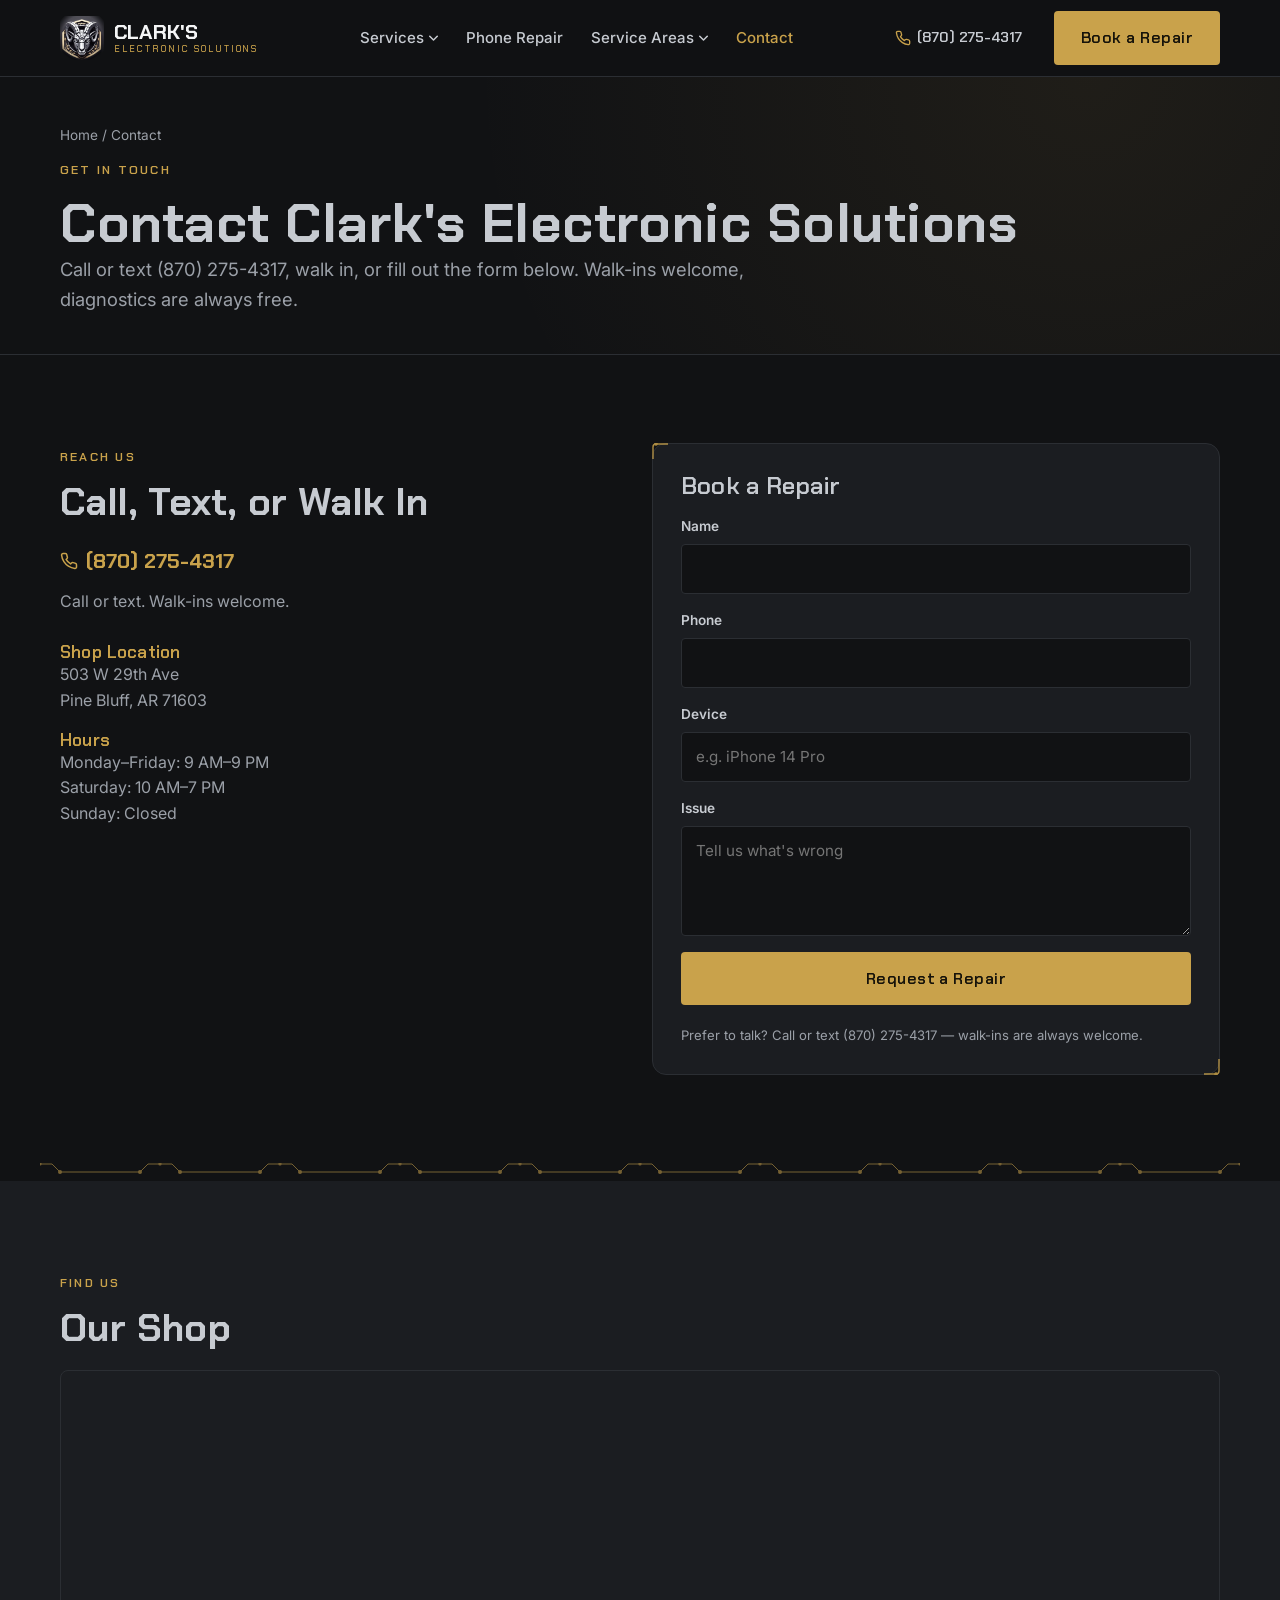
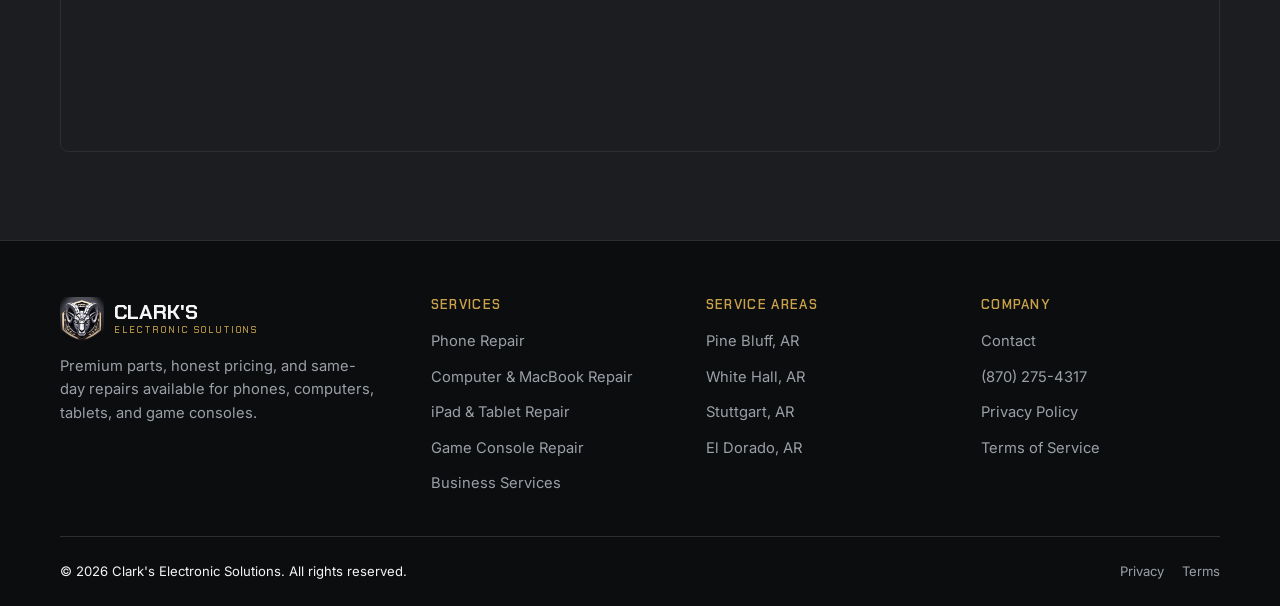
<file: contact.html>
<!DOCTYPE html>
<html lang="en">
<head>
<meta charset="UTF-8">
<meta name="viewport" content="width=device-width, initial-scale=1.0">
<title>Contact & Book a Repair | Clark's Electronic Solutions</title>
<meta name="description" content="Call or text (870) 275-4317 to book a repair with Clark's Electronic Solutions in Pine Bluff, AR. Walk-ins welcome, free diagnostics, online booking available.">
<link rel="canonical" href="https://clarkselectronicsolutions.com/contact.html">
<meta property="og:type" content="website">
<meta property="og:title" content="Contact & Book a Repair | Clark's Electronic Solutions">
<meta property="og:description" content="Call or text (870) 275-4317 to book a repair. Walk-ins welcome, free diagnostics.">
<meta property="og:url" content="https://clarkselectronicsolutions.com/contact.html">
<meta property="og:image" content="https://clarkselectronicsolutions.com/assets/img/clarks-emblem.jpg">
<meta property="og:site_name" content="Clark's Electronic Solutions">
<meta name="twitter:card" content="summary_large_image">
<link rel="preconnect" href="https://fonts.googleapis.com">
<link rel="preconnect" href="https://fonts.gstatic.com" crossorigin>
<link href="https://fonts.googleapis.com/css2?family=Chakra+Petch:wght@400;500;600;700&family=Inter:wght@400;500;600;700&display=swap" rel="stylesheet">
<link rel="stylesheet" href="styles.css">
<!-- TBD: Replace streetAddress and openingHours below with real values before launch -->
<script type="application/ld+json">
{
  "@context": "https://schema.org",
  "@type": "ElectronicsStore",
  "name": "Clark's Electronic Solutions",
  "image": "https://clarkselectronicsolutions.com/assets/img/clarks-emblem.jpg",
  "url": "https://clarkselectronicsolutions.com/",
  "telephone": "+18702754317",
  "priceRange": "$$",
  "address": { "@type": "PostalAddress", "streetAddress": "503 W 29th Ave", "addressLocality": "Pine Bluff", "addressRegion": "AR", "postalCode": "71603", "addressCountry": "US" },
  "openingHours": ["Mo-Fr 09:00-21:00", "Sa 10:00-19:00"]
}
</script>
</head>
<body>

<header class="site-header">
  <div class="header-inner">
    <a href="index.html" class="brand">
      <img src="assets/img/clarks-emblem.jpg" alt="" class="brand-emblem" width="44" height="44">
      <span class="brand-wordmark">
        <span class="brand-name">CLARK'S</span>
        <span class="brand-sub">Electronic Solutions</span>
      </span>
    </a>
    <nav class="primary-nav" aria-label="Primary">
      <ul>
        <li>
          <button class="nav-link" type="button" data-dropdown-toggle aria-expanded="false" aria-controls="dd-services">
            Services
            <svg class="nav-caret" viewBox="0 0 12 8" fill="none"><path d="M1 1L6 6L11 1" stroke="currentColor" stroke-width="2" stroke-linecap="round" stroke-linejoin="round"/></svg>
          </button>
          <div class="dropdown" id="dd-services">
            <a href="phone-repair.html">iPhone &amp; Samsung Repair</a>
            <a href="services/computer-repair.html">Computers, Laptops &amp; MacBooks</a>
            <a href="services/tablet-repair.html">iPad &amp; Tablet Repair</a>
            <a href="services/game-console-repair.html">Game Console Repair</a>
            <a href="services/business-services.html">Business &amp; Commercial Services</a>
          </div>
        </li>
        <li><a href="phone-repair.html" class="nav-link">Phone Repair</a></li>
        <li>
          <button class="nav-link" type="button" data-dropdown-toggle aria-expanded="false" aria-controls="dd-areas">
            Service Areas
            <svg class="nav-caret" viewBox="0 0 12 8" fill="none"><path d="M1 1L6 6L11 1" stroke="currentColor" stroke-width="2" stroke-linecap="round" stroke-linejoin="round"/></svg>
          </button>
          <div class="dropdown" id="dd-areas">
            <a href="areas/pine-bluff-ar.html">Pine Bluff, AR</a>
            <a href="areas/white-hall-ar.html">White Hall, AR</a>
            <a href="areas/stuttgart-ar.html">Stuttgart, AR</a>
            <a href="areas/el-dorado-ar.html">El Dorado, AR</a>
          </div>
        </li>
        <li><a href="contact.html" class="nav-link" style="color:var(--gold);">Contact</a></li>
      </ul>
    </nav>
    <div class="header-actions">
      <a href="tel:8702754317" class="header-call">
        <svg viewBox="0 0 24 24" fill="none" stroke="currentColor" stroke-width="2" stroke-linecap="round" stroke-linejoin="round"><path d="M22 16.92v3a2 2 0 0 1-2.18 2 19.79 19.79 0 0 1-8.63-3.07 19.5 19.5 0 0 1-6-6 19.79 19.79 0 0 1-3.07-8.67A2 2 0 0 1 4.11 2h3a2 2 0 0 1 2 1.72c.127.96.361 1.903.7 2.81a2 2 0 0 1-.45 2.11L8.09 9.91a16 16 0 0 0 6 6l1.27-1.27a2 2 0 0 1 2.11-.45c.907.339 1.85.573 2.81.7A2 2 0 0 1 22 16.92z"/></svg>
        (870) 275-4317
      </a>
      <a href="tel:8702754317" class="header-call-mobile" aria-label="Call (870) 275-4317">
        <svg viewBox="0 0 24 24" fill="none" stroke="currentColor" stroke-width="2" stroke-linecap="round" stroke-linejoin="round"><path d="M22 16.92v3a2 2 0 0 1-2.18 2 19.79 19.79 0 0 1-8.63-3.07 19.5 19.5 0 0 1-6-6 19.79 19.79 0 0 1-3.07-8.67A2 2 0 0 1 4.11 2h3a2 2 0 0 1 2 1.72c.127.96.361 1.903.7 2.81a2 2 0 0 1-.45 2.11L8.09 9.91a16 16 0 0 0 6 6l1.27-1.27a2 2 0 0 1 2.11-.45c.907.339 1.85.573 2.81.7A2 2 0 0 1 22 16.92z"/></svg>
      </a>
      <a href="contact.html" class="btn btn-gold">Book a Repair</a>
      <button class="nav-toggle" type="button" data-nav-toggle aria-expanded="false" aria-label="Toggle menu" aria-controls="mobile-nav">
        <span></span><span></span><span></span>
      </button>
    </div>
  </div>
  <div class="mobile-nav" data-mobile-nav id="mobile-nav">
    <div class="mnav-group">
      <button class="mobile-nav-link" type="button" data-mnav-toggle aria-expanded="false" aria-controls="mnav-services">
        Services
        <svg class="mnav-caret" viewBox="0 0 12 8" fill="none"><path d="M1 1L6 6L11 1" stroke="currentColor" stroke-width="2" stroke-linecap="round" stroke-linejoin="round"/></svg>
      </button>
      <div class="mobile-submenu" id="mnav-services">
        <a href="phone-repair.html">iPhone &amp; Samsung Repair</a>
        <a href="services/computer-repair.html">Computers, Laptops &amp; MacBooks</a>
        <a href="services/tablet-repair.html">iPad &amp; Tablet Repair</a>
        <a href="services/game-console-repair.html">Game Console Repair</a>
        <a href="services/business-services.html">Business &amp; Commercial Services</a>
      </div>
    </div>
    <div class="mnav-group"><a href="phone-repair.html" class="mobile-nav-link">Phone Repair</a></div>
    <div class="mnav-group">
      <button class="mobile-nav-link" type="button" data-mnav-toggle aria-expanded="false" aria-controls="mnav-areas">
        Service Areas
        <svg class="mnav-caret" viewBox="0 0 12 8" fill="none"><path d="M1 1L6 6L11 1" stroke="currentColor" stroke-width="2" stroke-linecap="round" stroke-linejoin="round"/></svg>
      </button>
      <div class="mobile-submenu" id="mnav-areas">
        <a href="areas/pine-bluff-ar.html">Pine Bluff, AR</a>
        <a href="areas/white-hall-ar.html">White Hall, AR</a>
        <a href="areas/stuttgart-ar.html">Stuttgart, AR</a>
        <a href="areas/el-dorado-ar.html">El Dorado, AR</a>
      </div>
    </div>
    <div class="mnav-group"><a href="contact.html" class="mobile-nav-link">Contact</a></div>
    <a href="contact.html" class="btn btn-gold btn-block">Book a Repair</a>
  </div>
</header>

<main>

  <div class="page-header">
    <div class="container">
      <p class="breadcrumb"><a href="index.html">Home</a> / Contact</p>
      <span class="eyebrow">Get In Touch</span>
      <h1>Contact Clark's Electronic Solutions</h1>
      <p class="lede max-w-content">Call or text (870) 275-4317, walk in, or fill out the form below. Walk-ins welcome, diagnostics are always free.</p>
    </div>
  </div>

  <section>
    <div class="container grid cols-2">
      <div>
        <span class="eyebrow">Reach Us</span>
        <h2 style="margin-bottom:20px;">Call, Text, or Walk In</h2>
        <p style="margin-bottom:10px;">
          <a href="tel:8702754317" class="call-link link-gold" style="font-family:var(--font-display); font-weight:700; font-size:1.3rem;">
            <svg viewBox="0 0 24 24" fill="none" stroke="currentColor" stroke-width="2" stroke-linecap="round" stroke-linejoin="round"><path d="M22 16.92v3a2 2 0 0 1-2.18 2 19.79 19.79 0 0 1-8.63-3.07 19.5 19.5 0 0 1-6-6 19.79 19.79 0 0 1-3.07-8.67A2 2 0 0 1 4.11 2h3a2 2 0 0 1 2 1.72c.127.96.361 1.903.7 2.81a2 2 0 0 1-.45 2.11L8.09 9.91a16 16 0 0 0 6 6l1.27-1.27a2 2 0 0 1 2.11-.45c.907.339 1.85.573 2.81.7A2 2 0 0 1 22 16.92z"/></svg>
            (870) 275-4317
          </a>
        </p>
        <p class="text-muted">Call or text. Walk-ins welcome.</p>

        <div class="stack" style="margin-top:28px;">
          <div>
            <h4 class="text-gold" style="font-family:var(--font-display);">Shop Location</h4>
            <p class="text-muted">503 W 29th Ave<br>Pine Bluff, AR 71603</p>
          </div>
          <div>
            <h4 class="text-gold" style="font-family:var(--font-display);">Hours</h4>
            <p class="text-muted">
              Monday&ndash;Friday: 9 AM&ndash;9 PM<br>
              Saturday: 10 AM&ndash;7 PM<br>
              Sunday: Closed
            </p>
          </div>
        </div>
      </div>

      <div class="card corner-accent">
        <h3 style="margin-bottom:16px;">Book a Repair</h3>
        <!-- TBD: Replace form action with your live Formspree endpoint, e.g. https://formspree.io/f/yourFormId -->
        <form action="https://formspree.io/f/YOUR_FORM_ID" method="POST" class="form-grid">
          <div class="form-field">
            <label for="name">Name</label>
            <input type="text" id="name" name="name" required>
          </div>
          <div class="form-field">
            <label for="phone">Phone</label>
            <input type="tel" id="phone" name="phone" required>
          </div>
          <div class="form-field">
            <label for="device">Device</label>
            <input type="text" id="device" name="device" placeholder="e.g. iPhone 14 Pro" required>
          </div>
          <div class="form-field">
            <label for="issue">Issue</label>
            <textarea id="issue" name="issue" placeholder="Tell us what's wrong" required></textarea>
          </div>
          <button type="submit" class="btn btn-gold btn-block">Request a Repair</button>
          <p class="form-note">Prefer to talk? Call or text (870) 275-4317 &mdash; walk-ins are always welcome.</p>
        </form>
      </div>
    </div>
  </section>

  <div class="circuit-rule" role="presentation"></div>

  <section class="alt-bg">
    <div class="container">
      <span class="eyebrow">Find Us</span>
      <h2 style="margin-bottom:20px;">Our Shop</h2>
      <div class="map-embed">
        <iframe
          src="https://www.google.com/maps?q=503+W+29th+Ave,+Pine+Bluff,+AR+71603&output=embed"
          width="100%" height="380" style="border:0;" allowfullscreen="" loading="lazy"
          referrerpolicy="no-referrer-when-downgrade"
          title="Clark's Electronic Solutions shop location map">
        </iframe>
      </div>
    </div>
  </section>

</main>

<footer class="site-footer">
  <div class="container">
    <div class="footer-grid">
      <div class="footer-brand">
        <a href="index.html" class="brand">
          <img src="assets/img/clarks-emblem.jpg" alt="" class="brand-emblem" width="44" height="44">
          <span class="brand-wordmark">
            <span class="brand-name">CLARK'S</span>
            <span class="brand-sub">Electronic Solutions</span>
          </span>
        </a>
        <p>Premium parts, honest pricing, and same-day repairs available for phones, computers, tablets, and game consoles.</p>
      </div>
      <div class="footer-col">
        <h5>Services</h5>
        <ul>
          <li><a href="phone-repair.html">Phone Repair</a></li>
          <li><a href="services/computer-repair.html">Computer &amp; MacBook Repair</a></li>
          <li><a href="services/tablet-repair.html">iPad &amp; Tablet Repair</a></li>
          <li><a href="services/game-console-repair.html">Game Console Repair</a></li>
          <li><a href="services/business-services.html">Business Services</a></li>
        </ul>
      </div>
      <div class="footer-col">
        <h5>Service Areas</h5>
        <ul>
          <li><a href="areas/pine-bluff-ar.html">Pine Bluff, AR</a></li>
          <li><a href="areas/white-hall-ar.html">White Hall, AR</a></li>
          <li><a href="areas/stuttgart-ar.html">Stuttgart, AR</a></li>
          <li><a href="areas/el-dorado-ar.html">El Dorado, AR</a></li>
        </ul>
      </div>
      <div class="footer-col">
        <h5>Company</h5>
        <ul>
          <li><a href="contact.html">Contact</a></li>
          <li><a href="tel:8702754317">(870) 275-4317</a></li>
          <li><a href="privacy.html">Privacy Policy</a></li>
          <li><a href="terms.html">Terms of Service</a></li>
        </ul>
      </div>
    </div>
    <div class="footer-bottom">
      <p>&copy; 2026 Clark's Electronic Solutions. All rights reserved.</p>
      <div class="footer-legal">
        <a href="privacy.html">Privacy</a>
        <a href="terms.html">Terms</a>
      </div>
    </div>
  </div>
</footer>
<script src="main.js"></script>
</body>
</html>
</file>
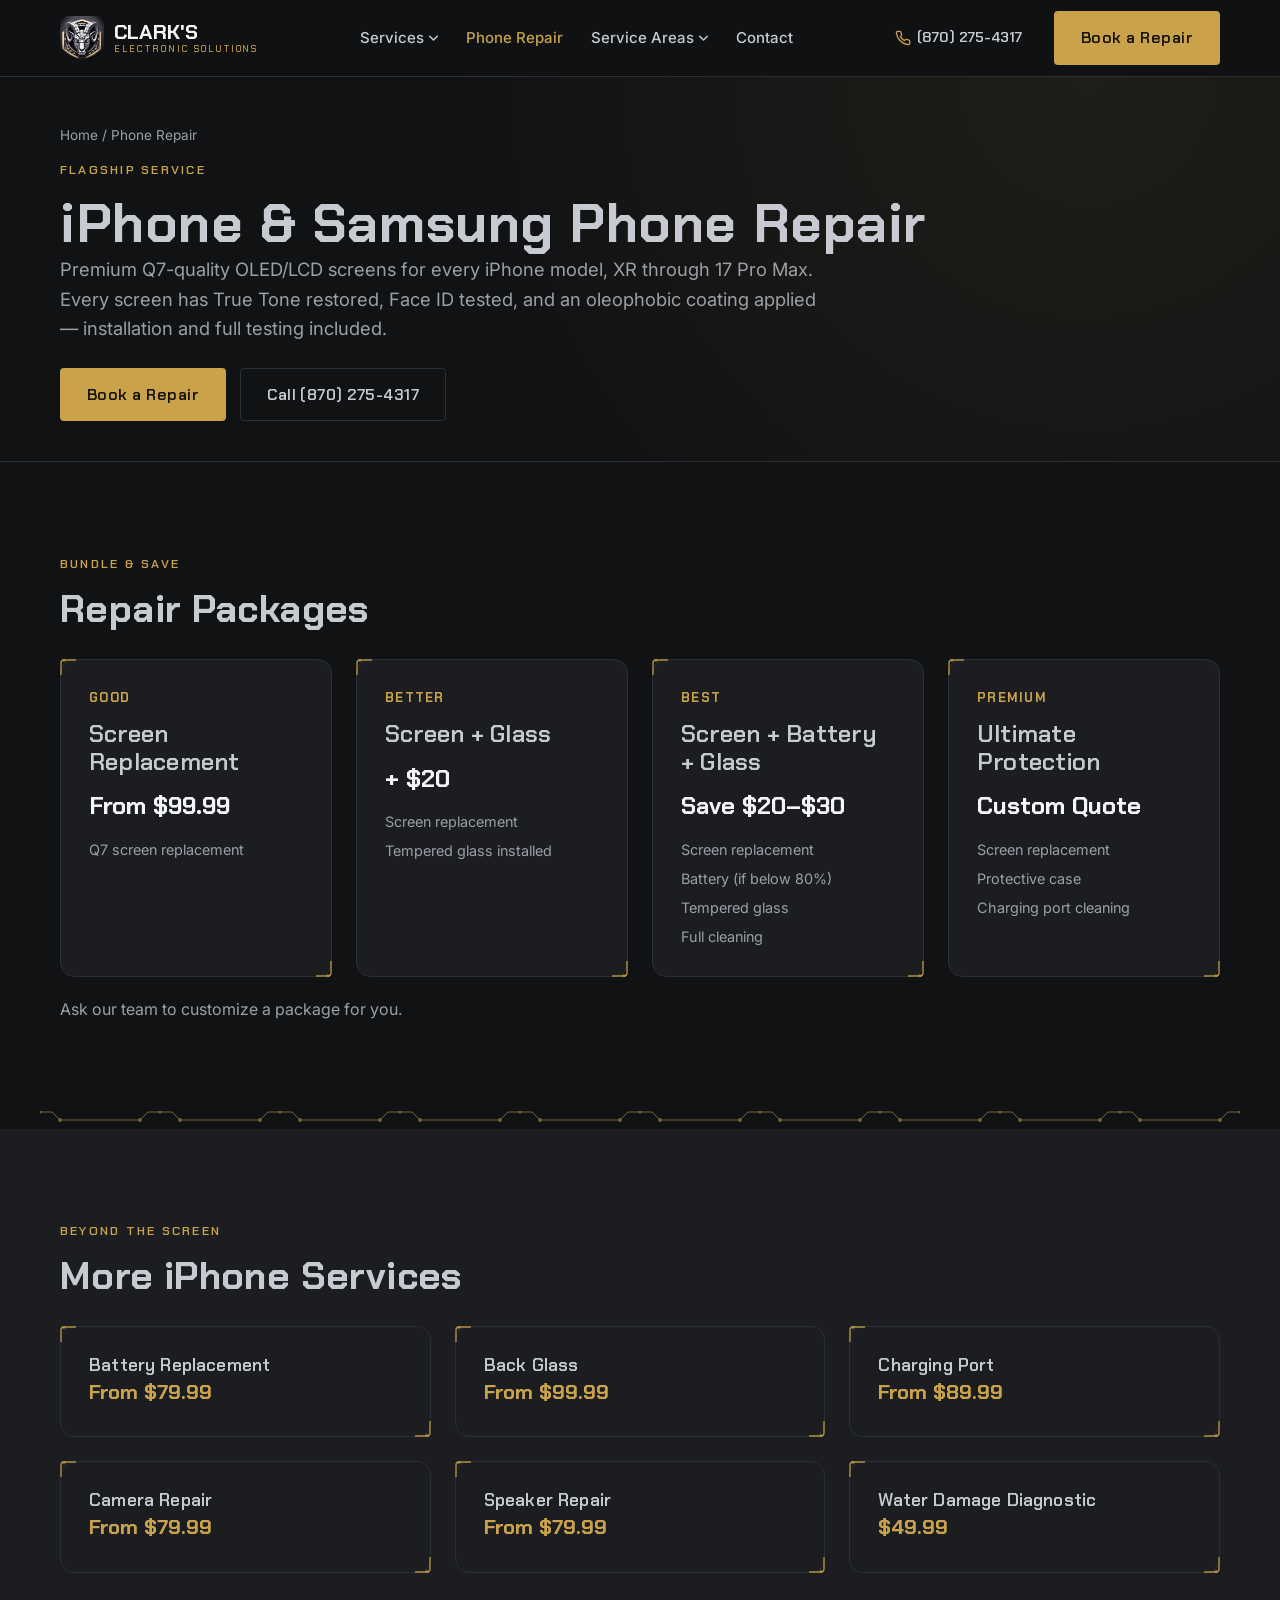
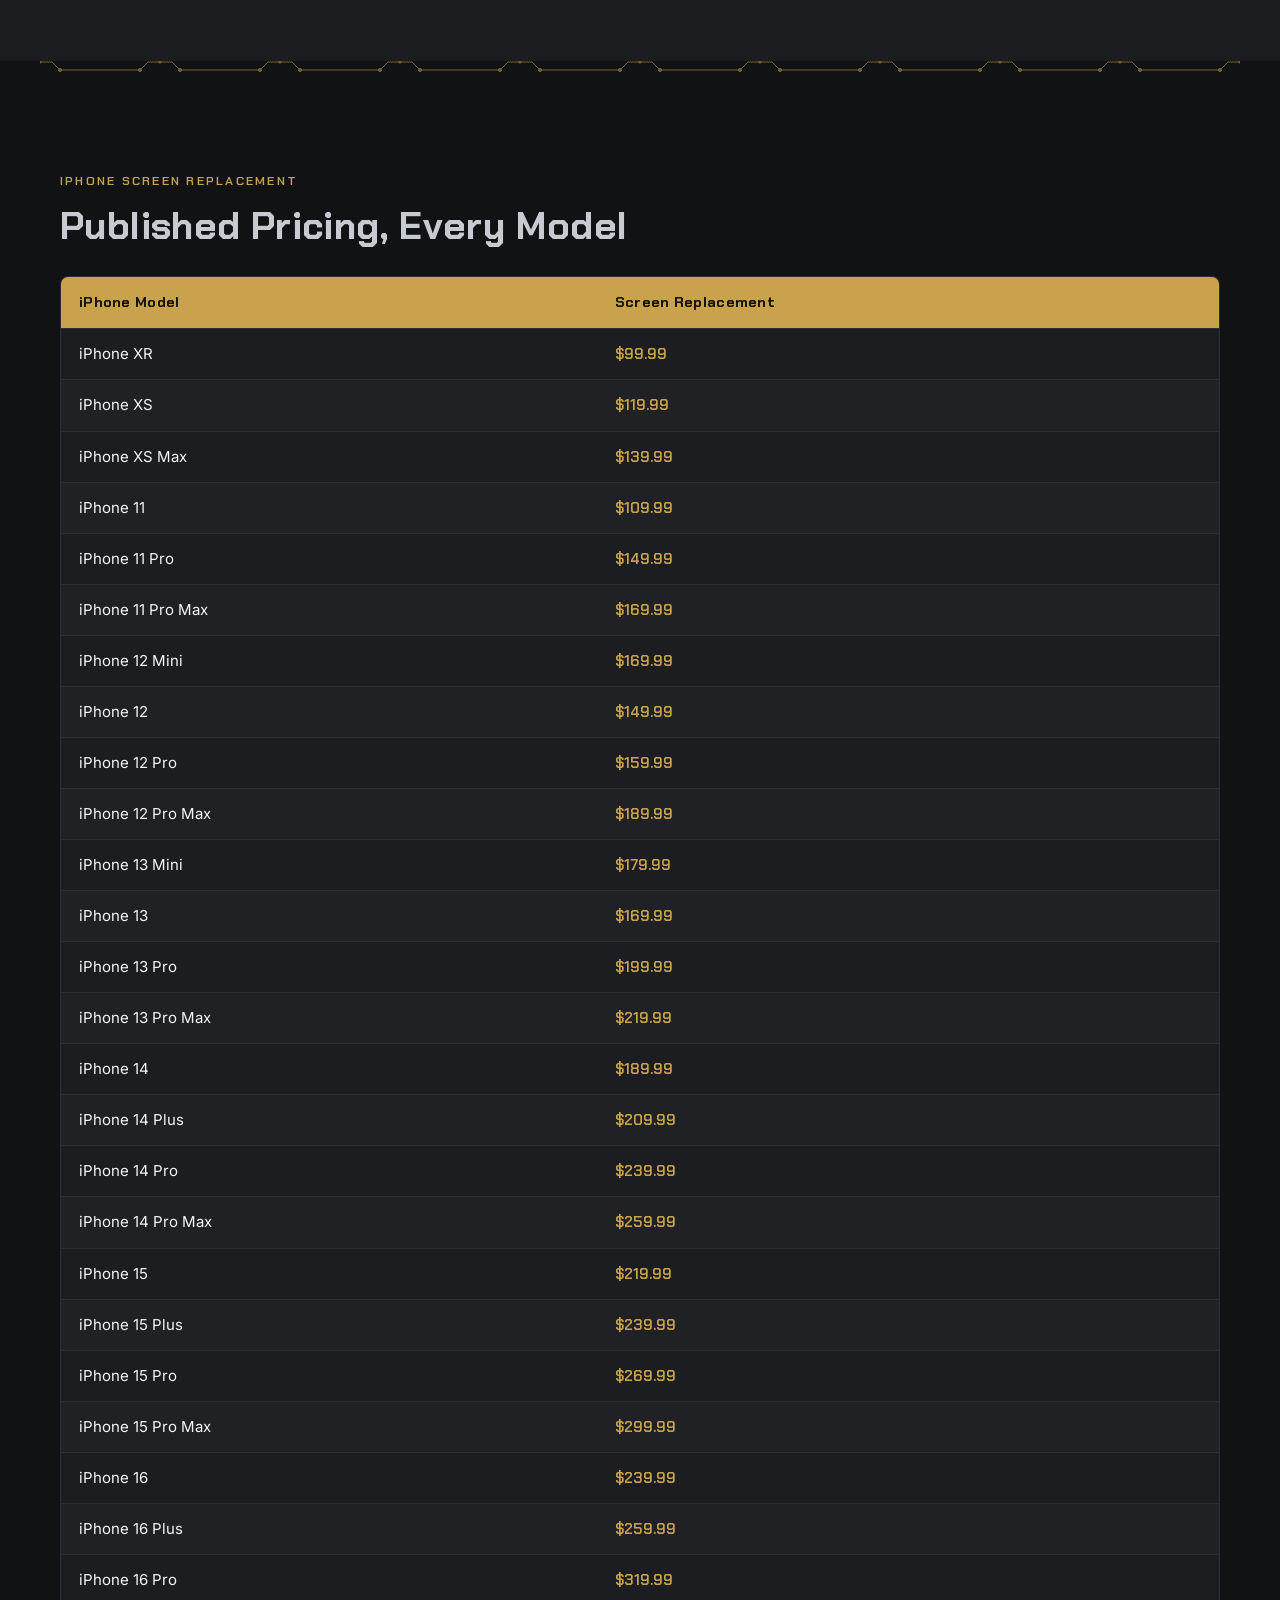
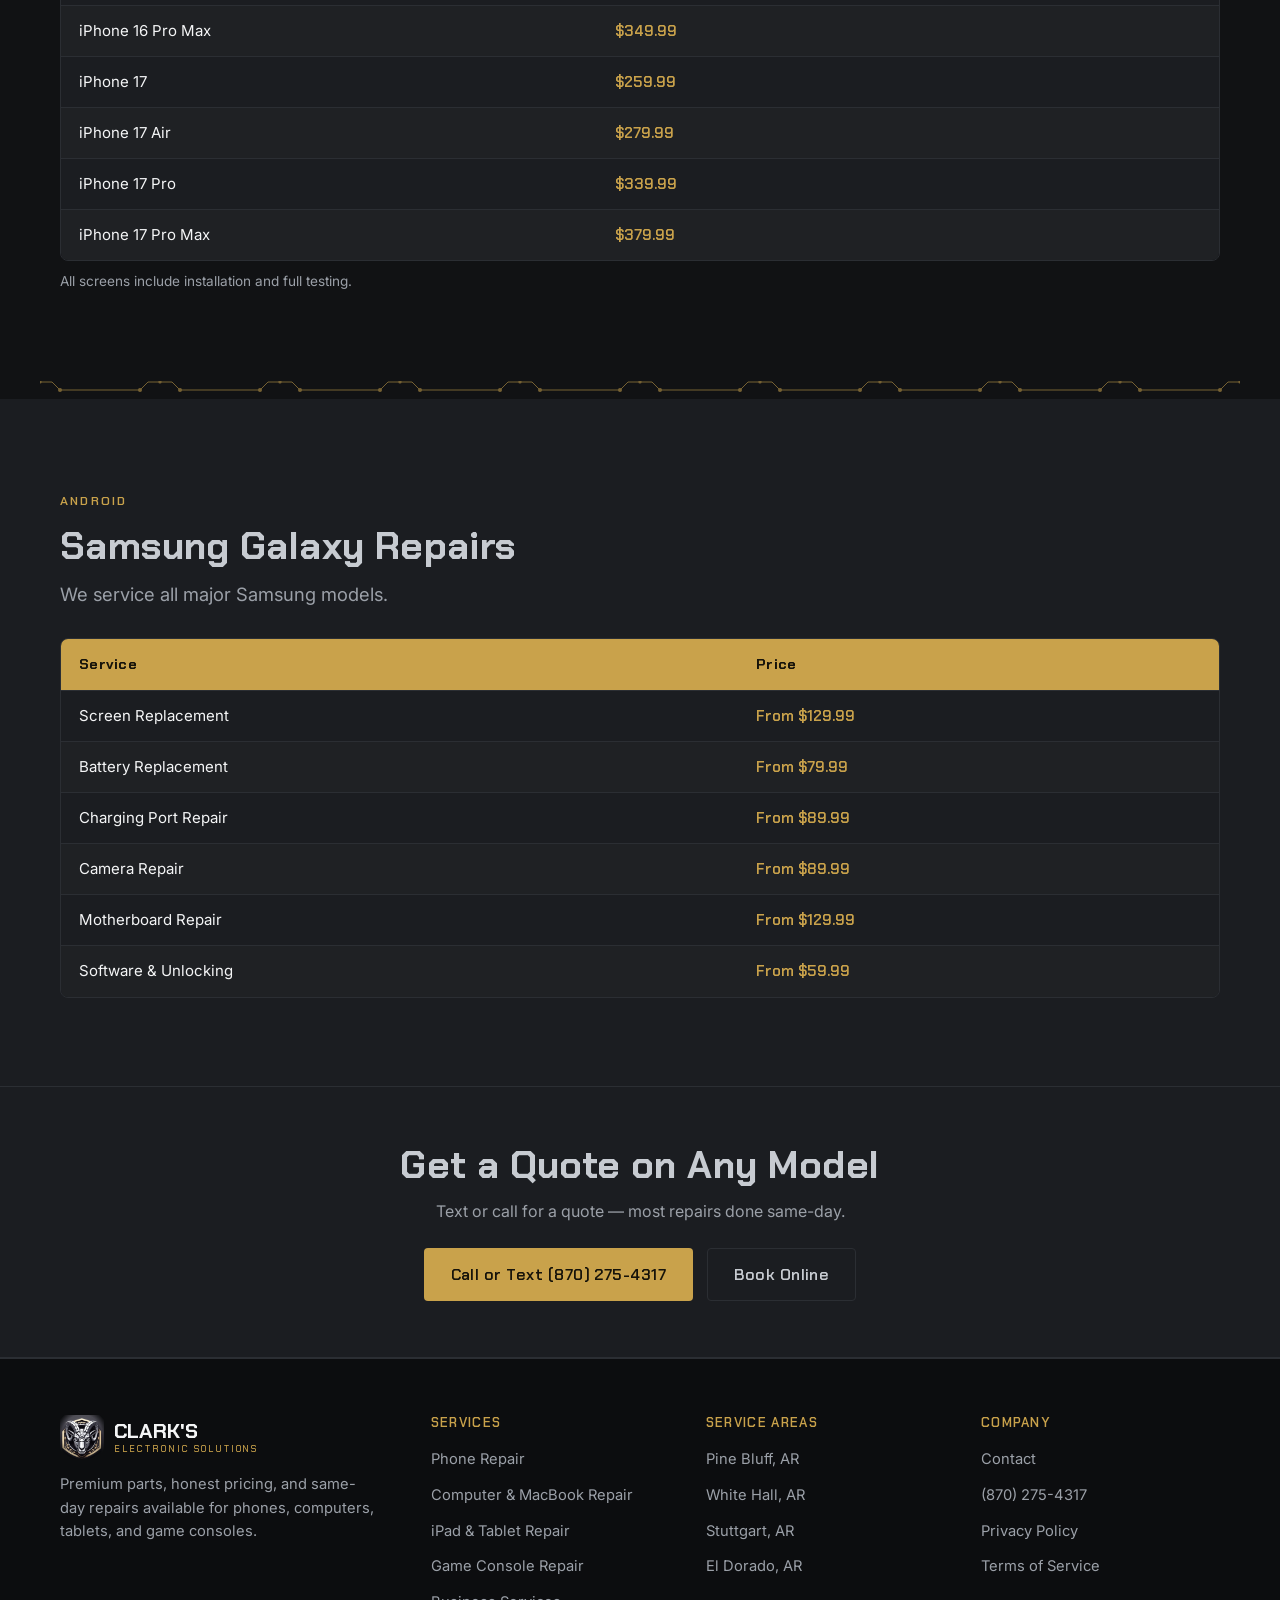
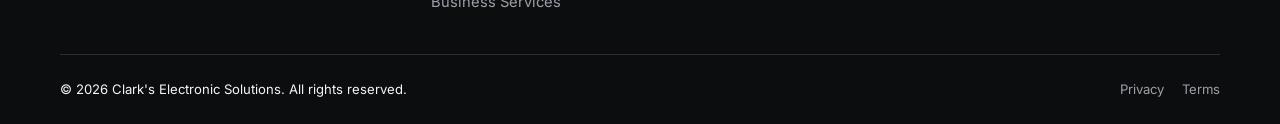
<file: phone-repair.html>
<!DOCTYPE html>
<html lang="en">
<head>
<meta charset="UTF-8">
<meta name="viewport" content="width=device-width, initial-scale=1.0">
<title>iPhone & Phone Screen Repair Pricing | Clark's Electronic Solutions</title>
<meta name="description" content="Published iPhone screen repair pricing from $99.99, XR through 17 Pro Max. Premium Q7 screens, True Tone &amp; Face ID tested. Samsung Galaxy repairs too. Call (870) 275-4317.">
<link rel="canonical" href="https://clarkselectronicsolutions.com/phone-repair.html">
<meta property="og:type" content="website">
<meta property="og:title" content="iPhone & Phone Screen Repair Pricing | Clark's Electronic Solutions">
<meta property="og:description" content="Published iPhone screen repair pricing from $99.99, XR through 17 Pro Max. Premium Q7 screens, True Tone &amp; Face ID tested.">
<meta property="og:url" content="https://clarkselectronicsolutions.com/phone-repair.html">
<meta property="og:image" content="https://clarkselectronicsolutions.com/assets/img/clarks-emblem.jpg">
<meta property="og:site_name" content="Clark's Electronic Solutions">
<meta name="twitter:card" content="summary_large_image">
<link rel="preconnect" href="https://fonts.googleapis.com">
<link rel="preconnect" href="https://fonts.gstatic.com" crossorigin>
<link href="https://fonts.googleapis.com/css2?family=Chakra+Petch:wght@400;500;600;700&family=Inter:wght@400;500;600;700&display=swap" rel="stylesheet">
<link rel="stylesheet" href="styles.css">
<!-- TBD: Replace streetAddress and openingHours below with real values before launch -->
<script type="application/ld+json">
{
  "@context": "https://schema.org",
  "@type": "ElectronicsStore",
  "name": "Clark's Electronic Solutions",
  "image": "https://clarkselectronicsolutions.com/assets/img/clarks-emblem.jpg",
  "url": "https://clarkselectronicsolutions.com/",
  "telephone": "+18702754317",
  "priceRange": "$$",
  "address": { "@type": "PostalAddress", "streetAddress": "503 W 29th Ave", "addressLocality": "Pine Bluff", "addressRegion": "AR", "postalCode": "71603", "addressCountry": "US" },
  "openingHours": ["Mo-Fr 09:00-21:00", "Sa 10:00-19:00"]
}
</script>
<script type="application/ld+json">
{
  "@context": "https://schema.org",
  "@type": "Service",
  "serviceType": "Phone Repair",
  "name": "iPhone & Samsung Galaxy Screen and Phone Repair",
  "provider": { "@type": "ElectronicsStore", "name": "Clark's Electronic Solutions", "telephone": "+18702754317", "url": "https://clarkselectronicsolutions.com/" },
  "areaServed": [
    { "@type": "City", "name": "Pine Bluff, AR" },
    { "@type": "City", "name": "White Hall, AR" },
    { "@type": "City", "name": "Stuttgart, AR" },
    { "@type": "City", "name": "El Dorado, AR" }
  ],
  "url": "https://clarkselectronicsolutions.com/phone-repair.html"
}
</script>
</head>
<body>

<header class="site-header">
  <div class="header-inner">
    <a href="index.html" class="brand">
      <img src="assets/img/clarks-emblem.jpg" alt="" class="brand-emblem" width="44" height="44">
      <span class="brand-wordmark">
        <span class="brand-name">CLARK'S</span>
        <span class="brand-sub">Electronic Solutions</span>
      </span>
    </a>
    <nav class="primary-nav" aria-label="Primary">
      <ul>
        <li>
          <button class="nav-link" type="button" data-dropdown-toggle aria-expanded="false" aria-controls="dd-services">
            Services
            <svg class="nav-caret" viewBox="0 0 12 8" fill="none"><path d="M1 1L6 6L11 1" stroke="currentColor" stroke-width="2" stroke-linecap="round" stroke-linejoin="round"/></svg>
          </button>
          <div class="dropdown" id="dd-services">
            <a href="phone-repair.html">iPhone &amp; Samsung Repair</a>
            <a href="services/computer-repair.html">Computers, Laptops &amp; MacBooks</a>
            <a href="services/tablet-repair.html">iPad &amp; Tablet Repair</a>
            <a href="services/game-console-repair.html">Game Console Repair</a>
            <a href="services/business-services.html">Business &amp; Commercial Services</a>
          </div>
        </li>
        <li><a href="phone-repair.html" class="nav-link" style="color:var(--gold);">Phone Repair</a></li>
        <li>
          <button class="nav-link" type="button" data-dropdown-toggle aria-expanded="false" aria-controls="dd-areas">
            Service Areas
            <svg class="nav-caret" viewBox="0 0 12 8" fill="none"><path d="M1 1L6 6L11 1" stroke="currentColor" stroke-width="2" stroke-linecap="round" stroke-linejoin="round"/></svg>
          </button>
          <div class="dropdown" id="dd-areas">
            <a href="areas/pine-bluff-ar.html">Pine Bluff, AR</a>
            <a href="areas/white-hall-ar.html">White Hall, AR</a>
            <a href="areas/stuttgart-ar.html">Stuttgart, AR</a>
            <a href="areas/el-dorado-ar.html">El Dorado, AR</a>
          </div>
        </li>
        <li><a href="contact.html" class="nav-link">Contact</a></li>
      </ul>
    </nav>
    <div class="header-actions">
      <a href="tel:8702754317" class="header-call">
        <svg viewBox="0 0 24 24" fill="none" stroke="currentColor" stroke-width="2" stroke-linecap="round" stroke-linejoin="round"><path d="M22 16.92v3a2 2 0 0 1-2.18 2 19.79 19.79 0 0 1-8.63-3.07 19.5 19.5 0 0 1-6-6 19.79 19.79 0 0 1-3.07-8.67A2 2 0 0 1 4.11 2h3a2 2 0 0 1 2 1.72c.127.96.361 1.903.7 2.81a2 2 0 0 1-.45 2.11L8.09 9.91a16 16 0 0 0 6 6l1.27-1.27a2 2 0 0 1 2.11-.45c.907.339 1.85.573 2.81.7A2 2 0 0 1 22 16.92z"/></svg>
        (870) 275-4317
      </a>
      <a href="tel:8702754317" class="header-call-mobile" aria-label="Call (870) 275-4317">
        <svg viewBox="0 0 24 24" fill="none" stroke="currentColor" stroke-width="2" stroke-linecap="round" stroke-linejoin="round"><path d="M22 16.92v3a2 2 0 0 1-2.18 2 19.79 19.79 0 0 1-8.63-3.07 19.5 19.5 0 0 1-6-6 19.79 19.79 0 0 1-3.07-8.67A2 2 0 0 1 4.11 2h3a2 2 0 0 1 2 1.72c.127.96.361 1.903.7 2.81a2 2 0 0 1-.45 2.11L8.09 9.91a16 16 0 0 0 6 6l1.27-1.27a2 2 0 0 1 2.11-.45c.907.339 1.85.573 2.81.7A2 2 0 0 1 22 16.92z"/></svg>
      </a>
      <a href="contact.html" class="btn btn-gold">Book a Repair</a>
      <button class="nav-toggle" type="button" data-nav-toggle aria-expanded="false" aria-label="Toggle menu" aria-controls="mobile-nav">
        <span></span><span></span><span></span>
      </button>
    </div>
  </div>
  <div class="mobile-nav" data-mobile-nav id="mobile-nav">
    <div class="mnav-group">
      <button class="mobile-nav-link" type="button" data-mnav-toggle aria-expanded="false" aria-controls="mnav-services">
        Services
        <svg class="mnav-caret" viewBox="0 0 12 8" fill="none"><path d="M1 1L6 6L11 1" stroke="currentColor" stroke-width="2" stroke-linecap="round" stroke-linejoin="round"/></svg>
      </button>
      <div class="mobile-submenu" id="mnav-services">
        <a href="phone-repair.html">iPhone &amp; Samsung Repair</a>
        <a href="services/computer-repair.html">Computers, Laptops &amp; MacBooks</a>
        <a href="services/tablet-repair.html">iPad &amp; Tablet Repair</a>
        <a href="services/game-console-repair.html">Game Console Repair</a>
        <a href="services/business-services.html">Business &amp; Commercial Services</a>
      </div>
    </div>
    <div class="mnav-group"><a href="phone-repair.html" class="mobile-nav-link">Phone Repair</a></div>
    <div class="mnav-group">
      <button class="mobile-nav-link" type="button" data-mnav-toggle aria-expanded="false" aria-controls="mnav-areas">
        Service Areas
        <svg class="mnav-caret" viewBox="0 0 12 8" fill="none"><path d="M1 1L6 6L11 1" stroke="currentColor" stroke-width="2" stroke-linecap="round" stroke-linejoin="round"/></svg>
      </button>
      <div class="mobile-submenu" id="mnav-areas">
        <a href="areas/pine-bluff-ar.html">Pine Bluff, AR</a>
        <a href="areas/white-hall-ar.html">White Hall, AR</a>
        <a href="areas/stuttgart-ar.html">Stuttgart, AR</a>
        <a href="areas/el-dorado-ar.html">El Dorado, AR</a>
      </div>
    </div>
    <div class="mnav-group"><a href="contact.html" class="mobile-nav-link">Contact</a></div>
    <a href="contact.html" class="btn btn-gold btn-block">Book a Repair</a>
  </div>
</header>

<main>

  <div class="page-header">
    <div class="container">
      <p class="breadcrumb"><a href="index.html">Home</a> / Phone Repair</p>
      <span class="eyebrow">Flagship Service</span>
      <h1>iPhone &amp; Samsung Phone Repair</h1>
      <p class="lede max-w-content">Premium Q7-quality OLED/LCD screens for every iPhone model, XR through 17 Pro Max. Every screen has True Tone restored, Face ID tested, and an oleophobic coating applied &mdash; installation and full testing included.</p>
      <div class="btn-row" style="margin-top:24px;">
        <a href="contact.html" class="btn btn-gold">Book a Repair</a>
        <a href="tel:8702754317" class="btn btn-outline">Call (870) 275-4317</a>
      </div>
    </div>
  </div>

  <section>
    <div class="container">
      <span class="eyebrow">Bundle &amp; Save</span>
      <h2 style="margin-bottom:28px;">Repair Packages</h2>
      <div class="grid cols-4">
        <div class="card package-card corner-accent">
          <span class="tier">Good</span>
          <h3>Screen Replacement</h3>
          <p class="price-tag">From $99.99</p>
          <ul><li>Q7 screen replacement</li></ul>
        </div>
        <div class="card package-card corner-accent">
          <span class="tier">Better</span>
          <h3>Screen + Glass</h3>
          <p class="price-tag">+ $20</p>
          <ul><li>Screen replacement</li><li>Tempered glass installed</li></ul>
        </div>
        <div class="card package-card corner-accent">
          <span class="tier">Best</span>
          <h3>Screen + Battery + Glass</h3>
          <p class="price-tag">Save $20&ndash;$30</p>
          <ul><li>Screen replacement</li><li>Battery (if below 80%)</li><li>Tempered glass</li><li>Full cleaning</li></ul>
        </div>
        <div class="card package-card corner-accent">
          <span class="tier">Premium</span>
          <h3>Ultimate Protection</h3>
          <p class="price-tag">Custom Quote</p>
          <ul><li>Screen replacement</li><li>Protective case</li><li>Charging port cleaning</li></ul>
        </div>
      </div>
      <p class="text-muted" style="margin-top:20px;">Ask our team to customize a package for you.</p>
    </div>
  </section>

  <div class="circuit-rule" role="presentation"></div>

  <section class="alt-bg">
    <div class="container">
      <span class="eyebrow">Beyond the Screen</span>
      <h2 style="margin-bottom:28px;">More iPhone Services</h2>
      <div class="grid cols-3">
        <div class="card corner-accent"><h4>Battery Replacement</h4><p class="text-gold" style="font-family:var(--font-display); font-size:1.3rem; font-weight:700;">From $79.99</p></div>
        <div class="card corner-accent"><h4>Back Glass</h4><p class="text-gold" style="font-family:var(--font-display); font-size:1.3rem; font-weight:700;">From $99.99</p></div>
        <div class="card corner-accent"><h4>Charging Port</h4><p class="text-gold" style="font-family:var(--font-display); font-size:1.3rem; font-weight:700;">From $89.99</p></div>
        <div class="card corner-accent"><h4>Camera Repair</h4><p class="text-gold" style="font-family:var(--font-display); font-size:1.3rem; font-weight:700;">From $79.99</p></div>
        <div class="card corner-accent"><h4>Speaker Repair</h4><p class="text-gold" style="font-family:var(--font-display); font-size:1.3rem; font-weight:700;">From $79.99</p></div>
        <div class="card corner-accent"><h4>Water Damage Diagnostic</h4><p class="text-gold" style="font-family:var(--font-display); font-size:1.3rem; font-weight:700;">$49.99</p></div>
      </div>
    </div>
  </section>

  <div class="circuit-rule" role="presentation"></div>

  <section>
    <div class="container">
      <span class="eyebrow">iPhone Screen Replacement</span>
      <h2 style="margin-bottom:28px;">Published Pricing, Every Model</h2>
      <div class="table-scroll">
        <table class="price-table">
          <thead>
            <tr><th>iPhone Model</th><th>Screen Replacement</th></tr>
          </thead>
          <tbody>
            <tr><td>iPhone XR</td><td class="price">$99.99</td></tr>
            <tr><td>iPhone XS</td><td class="price">$119.99</td></tr>
            <tr><td>iPhone XS Max</td><td class="price">$139.99</td></tr>
            <tr><td>iPhone 11</td><td class="price">$109.99</td></tr>
            <tr><td>iPhone 11 Pro</td><td class="price">$149.99</td></tr>
            <tr><td>iPhone 11 Pro Max</td><td class="price">$169.99</td></tr>
            <tr><td>iPhone 12 Mini</td><td class="price">$169.99</td></tr>
            <tr><td>iPhone 12</td><td class="price">$149.99</td></tr>
            <tr><td>iPhone 12 Pro</td><td class="price">$159.99</td></tr>
            <tr><td>iPhone 12 Pro Max</td><td class="price">$189.99</td></tr>
            <tr><td>iPhone 13 Mini</td><td class="price">$179.99</td></tr>
            <tr><td>iPhone 13</td><td class="price">$169.99</td></tr>
            <tr><td>iPhone 13 Pro</td><td class="price">$199.99</td></tr>
            <tr><td>iPhone 13 Pro Max</td><td class="price">$219.99</td></tr>
            <tr><td>iPhone 14</td><td class="price">$189.99</td></tr>
            <tr><td>iPhone 14 Plus</td><td class="price">$209.99</td></tr>
            <tr><td>iPhone 14 Pro</td><td class="price">$239.99</td></tr>
            <tr><td>iPhone 14 Pro Max</td><td class="price">$259.99</td></tr>
            <tr><td>iPhone 15</td><td class="price">$219.99</td></tr>
            <tr><td>iPhone 15 Plus</td><td class="price">$239.99</td></tr>
            <tr><td>iPhone 15 Pro</td><td class="price">$269.99</td></tr>
            <tr><td>iPhone 15 Pro Max</td><td class="price">$299.99</td></tr>
            <tr><td>iPhone 16</td><td class="price">$239.99</td></tr>
            <tr><td>iPhone 16 Plus</td><td class="price">$259.99</td></tr>
            <tr><td>iPhone 16 Pro</td><td class="price">$319.99</td></tr>
            <tr><td>iPhone 16 Pro Max</td><td class="price">$349.99</td></tr>
            <tr><td>iPhone 17</td><td class="price">$259.99</td></tr>
            <tr><td>iPhone 17 Air</td><td class="price">$279.99</td></tr>
            <tr><td>iPhone 17 Pro</td><td class="price">$339.99</td></tr>
            <tr><td>iPhone 17 Pro Max</td><td class="price">$379.99</td></tr>
          </tbody>
        </table>
      </div>
      <p class="table-note">All screens include installation and full testing.</p>
    </div>
  </section>

  <div class="circuit-rule" role="presentation"></div>

  <section class="alt-bg">
    <div class="container">
      <span class="eyebrow">Android</span>
      <h2 style="margin-bottom:12px;">Samsung Galaxy Repairs</h2>
      <p class="lede max-w-content" style="margin-bottom:28px;">We service all major Samsung models.</p>
      <div class="table-scroll">
        <table class="price-table">
          <thead><tr><th>Service</th><th>Price</th></tr></thead>
          <tbody>
            <tr><td>Screen Replacement</td><td class="price">From $129.99</td></tr>
            <tr><td>Battery Replacement</td><td class="price">From $79.99</td></tr>
            <tr><td>Charging Port Repair</td><td class="price">From $89.99</td></tr>
            <tr><td>Camera Repair</td><td class="price">From $89.99</td></tr>
            <tr><td>Motherboard Repair</td><td class="price">From $129.99</td></tr>
            <tr><td>Software &amp; Unlocking</td><td class="price">From $59.99</td></tr>
          </tbody>
        </table>
      </div>
    </div>
  </section>

  <section class="contact-cta">
    <div class="container">
      <h2>Get a Quote on Any Model</h2>
      <p>Text or call for a quote &mdash; most repairs done same-day.</p>
      <div class="btn-row">
        <a href="tel:8702754317" class="btn btn-gold">Call or Text (870) 275-4317</a>
        <a href="contact.html" class="btn btn-outline">Book Online</a>
      </div>
    </div>
  </section>

</main>

<footer class="site-footer">
  <div class="container">
    <div class="footer-grid">
      <div class="footer-brand">
        <a href="index.html" class="brand">
          <img src="assets/img/clarks-emblem.jpg" alt="" class="brand-emblem" width="44" height="44">
          <span class="brand-wordmark">
            <span class="brand-name">CLARK'S</span>
            <span class="brand-sub">Electronic Solutions</span>
          </span>
        </a>
        <p>Premium parts, honest pricing, and same-day repairs available for phones, computers, tablets, and game consoles.</p>
      </div>
      <div class="footer-col">
        <h5>Services</h5>
        <ul>
          <li><a href="phone-repair.html">Phone Repair</a></li>
          <li><a href="services/computer-repair.html">Computer &amp; MacBook Repair</a></li>
          <li><a href="services/tablet-repair.html">iPad &amp; Tablet Repair</a></li>
          <li><a href="services/game-console-repair.html">Game Console Repair</a></li>
          <li><a href="services/business-services.html">Business Services</a></li>
        </ul>
      </div>
      <div class="footer-col">
        <h5>Service Areas</h5>
        <ul>
          <li><a href="areas/pine-bluff-ar.html">Pine Bluff, AR</a></li>
          <li><a href="areas/white-hall-ar.html">White Hall, AR</a></li>
          <li><a href="areas/stuttgart-ar.html">Stuttgart, AR</a></li>
          <li><a href="areas/el-dorado-ar.html">El Dorado, AR</a></li>
        </ul>
      </div>
      <div class="footer-col">
        <h5>Company</h5>
        <ul>
          <li><a href="contact.html">Contact</a></li>
          <li><a href="tel:8702754317">(870) 275-4317</a></li>
          <li><a href="privacy.html">Privacy Policy</a></li>
          <li><a href="terms.html">Terms of Service</a></li>
        </ul>
      </div>
    </div>
    <div class="footer-bottom">
      <p>&copy; 2026 Clark's Electronic Solutions. All rights reserved.</p>
      <div class="footer-legal">
        <a href="privacy.html">Privacy</a>
        <a href="terms.html">Terms</a>
      </div>
    </div>
  </div>
</footer>
<script src="main.js"></script>
</body>
</html>
</file>
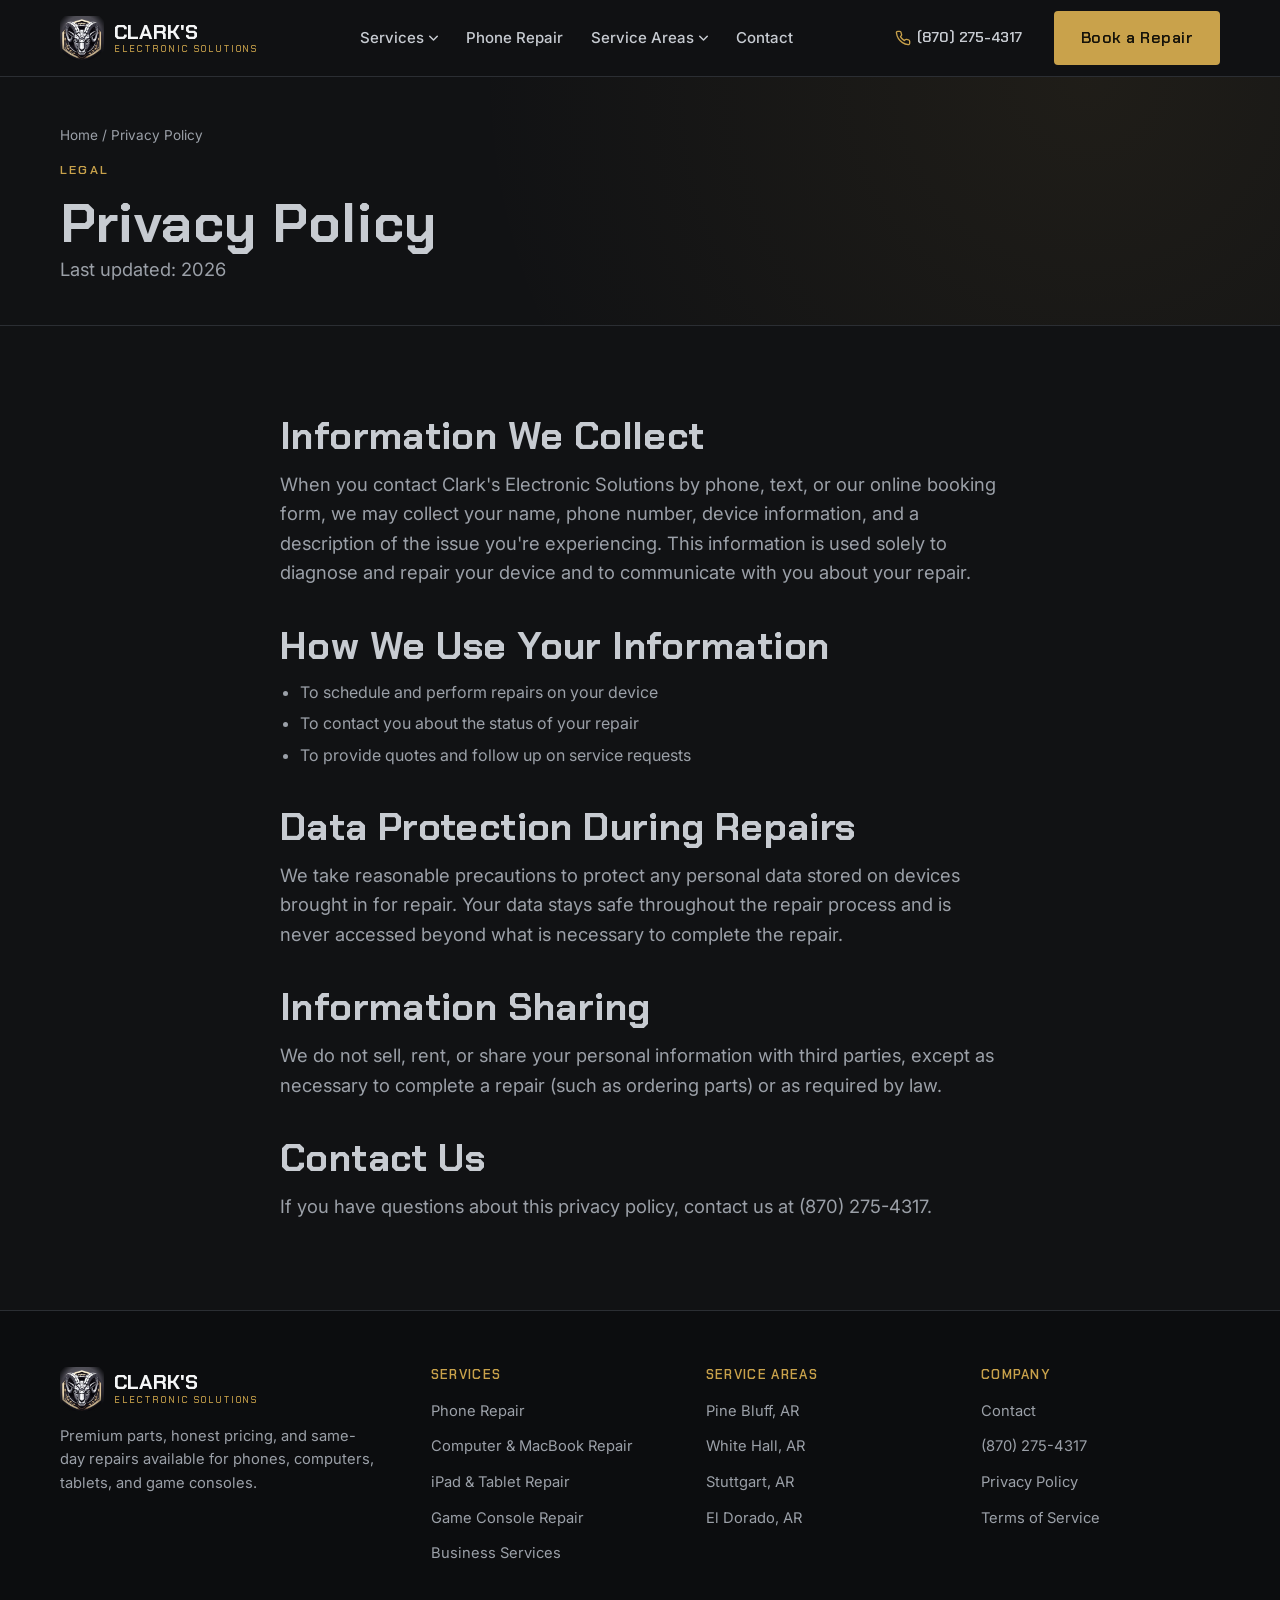
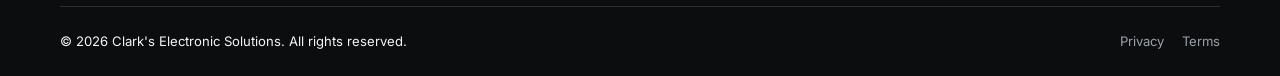
<file: privacy.html>
<!DOCTYPE html>
<html lang="en">
<head>
<meta charset="UTF-8">
<meta name="viewport" content="width=device-width, initial-scale=1.0">
<title>Privacy Policy | Clark's Electronic Solutions</title>
<meta name="description" content="Privacy policy for Clark's Electronic Solutions, Pine Bluff, AR. Learn how we collect, use, and protect your information.">
<link rel="canonical" href="https://clarkselectronicsolutions.com/privacy.html">
<meta property="og:type" content="website">
<meta property="og:title" content="Privacy Policy | Clark's Electronic Solutions">
<meta property="og:description" content="Learn how Clark's Electronic Solutions collects, uses, and protects your information.">
<meta property="og:url" content="https://clarkselectronicsolutions.com/privacy.html">
<meta property="og:image" content="https://clarkselectronicsolutions.com/assets/img/clarks-emblem.jpg">
<meta property="og:site_name" content="Clark's Electronic Solutions">
<meta name="twitter:card" content="summary_large_image">
<link rel="preconnect" href="https://fonts.googleapis.com">
<link rel="preconnect" href="https://fonts.gstatic.com" crossorigin>
<link href="https://fonts.googleapis.com/css2?family=Chakra+Petch:wght@400;500;600;700&family=Inter:wght@400;500;600;700&display=swap" rel="stylesheet">
<link rel="stylesheet" href="styles.css">
<!-- TBD: Replace streetAddress and openingHours below with real values before launch -->
<script type="application/ld+json">
{
  "@context": "https://schema.org",
  "@type": "ElectronicsStore",
  "name": "Clark's Electronic Solutions",
  "image": "https://clarkselectronicsolutions.com/assets/img/clarks-emblem.jpg",
  "url": "https://clarkselectronicsolutions.com/",
  "telephone": "+18702754317",
  "priceRange": "$$",
  "address": { "@type": "PostalAddress", "streetAddress": "503 W 29th Ave", "addressLocality": "Pine Bluff", "addressRegion": "AR", "postalCode": "71603", "addressCountry": "US" },
  "openingHours": ["Mo-Fr 09:00-21:00", "Sa 10:00-19:00"]
}
</script>
</head>
<body>

<header class="site-header">
  <div class="header-inner">
    <a href="index.html" class="brand">
      <img src="assets/img/clarks-emblem.jpg" alt="" class="brand-emblem" width="44" height="44">
      <span class="brand-wordmark">
        <span class="brand-name">CLARK'S</span>
        <span class="brand-sub">Electronic Solutions</span>
      </span>
    </a>
    <nav class="primary-nav" aria-label="Primary">
      <ul>
        <li>
          <button class="nav-link" type="button" data-dropdown-toggle aria-expanded="false" aria-controls="dd-services">
            Services
            <svg class="nav-caret" viewBox="0 0 12 8" fill="none"><path d="M1 1L6 6L11 1" stroke="currentColor" stroke-width="2" stroke-linecap="round" stroke-linejoin="round"/></svg>
          </button>
          <div class="dropdown" id="dd-services">
            <a href="phone-repair.html">iPhone &amp; Samsung Repair</a>
            <a href="services/computer-repair.html">Computers, Laptops &amp; MacBooks</a>
            <a href="services/tablet-repair.html">iPad &amp; Tablet Repair</a>
            <a href="services/game-console-repair.html">Game Console Repair</a>
            <a href="services/business-services.html">Business &amp; Commercial Services</a>
          </div>
        </li>
        <li><a href="phone-repair.html" class="nav-link">Phone Repair</a></li>
        <li>
          <button class="nav-link" type="button" data-dropdown-toggle aria-expanded="false" aria-controls="dd-areas">
            Service Areas
            <svg class="nav-caret" viewBox="0 0 12 8" fill="none"><path d="M1 1L6 6L11 1" stroke="currentColor" stroke-width="2" stroke-linecap="round" stroke-linejoin="round"/></svg>
          </button>
          <div class="dropdown" id="dd-areas">
            <a href="areas/pine-bluff-ar.html">Pine Bluff, AR</a>
            <a href="areas/white-hall-ar.html">White Hall, AR</a>
            <a href="areas/stuttgart-ar.html">Stuttgart, AR</a>
            <a href="areas/el-dorado-ar.html">El Dorado, AR</a>
          </div>
        </li>
        <li><a href="contact.html" class="nav-link">Contact</a></li>
      </ul>
    </nav>
    <div class="header-actions">
      <a href="tel:8702754317" class="header-call">
        <svg viewBox="0 0 24 24" fill="none" stroke="currentColor" stroke-width="2" stroke-linecap="round" stroke-linejoin="round"><path d="M22 16.92v3a2 2 0 0 1-2.18 2 19.79 19.79 0 0 1-8.63-3.07 19.5 19.5 0 0 1-6-6 19.79 19.79 0 0 1-3.07-8.67A2 2 0 0 1 4.11 2h3a2 2 0 0 1 2 1.72c.127.96.361 1.903.7 2.81a2 2 0 0 1-.45 2.11L8.09 9.91a16 16 0 0 0 6 6l1.27-1.27a2 2 0 0 1 2.11-.45c.907.339 1.85.573 2.81.7A2 2 0 0 1 22 16.92z"/></svg>
        (870) 275-4317
      </a>
      <a href="tel:8702754317" class="header-call-mobile" aria-label="Call (870) 275-4317">
        <svg viewBox="0 0 24 24" fill="none" stroke="currentColor" stroke-width="2" stroke-linecap="round" stroke-linejoin="round"><path d="M22 16.92v3a2 2 0 0 1-2.18 2 19.79 19.79 0 0 1-8.63-3.07 19.5 19.5 0 0 1-6-6 19.79 19.79 0 0 1-3.07-8.67A2 2 0 0 1 4.11 2h3a2 2 0 0 1 2 1.72c.127.96.361 1.903.7 2.81a2 2 0 0 1-.45 2.11L8.09 9.91a16 16 0 0 0 6 6l1.27-1.27a2 2 0 0 1 2.11-.45c.907.339 1.85.573 2.81.7A2 2 0 0 1 22 16.92z"/></svg>
      </a>
      <a href="contact.html" class="btn btn-gold">Book a Repair</a>
      <button class="nav-toggle" type="button" data-nav-toggle aria-expanded="false" aria-label="Toggle menu" aria-controls="mobile-nav">
        <span></span><span></span><span></span>
      </button>
    </div>
  </div>
  <div class="mobile-nav" data-mobile-nav id="mobile-nav">
    <div class="mnav-group">
      <button class="mobile-nav-link" type="button" data-mnav-toggle aria-expanded="false" aria-controls="mnav-services">
        Services
        <svg class="mnav-caret" viewBox="0 0 12 8" fill="none"><path d="M1 1L6 6L11 1" stroke="currentColor" stroke-width="2" stroke-linecap="round" stroke-linejoin="round"/></svg>
      </button>
      <div class="mobile-submenu" id="mnav-services">
        <a href="phone-repair.html">iPhone &amp; Samsung Repair</a>
        <a href="services/computer-repair.html">Computers, Laptops &amp; MacBooks</a>
        <a href="services/tablet-repair.html">iPad &amp; Tablet Repair</a>
        <a href="services/game-console-repair.html">Game Console Repair</a>
        <a href="services/business-services.html">Business &amp; Commercial Services</a>
      </div>
    </div>
    <div class="mnav-group"><a href="phone-repair.html" class="mobile-nav-link">Phone Repair</a></div>
    <div class="mnav-group">
      <button class="mobile-nav-link" type="button" data-mnav-toggle aria-expanded="false" aria-controls="mnav-areas">
        Service Areas
        <svg class="mnav-caret" viewBox="0 0 12 8" fill="none"><path d="M1 1L6 6L11 1" stroke="currentColor" stroke-width="2" stroke-linecap="round" stroke-linejoin="round"/></svg>
      </button>
      <div class="mobile-submenu" id="mnav-areas">
        <a href="areas/pine-bluff-ar.html">Pine Bluff, AR</a>
        <a href="areas/white-hall-ar.html">White Hall, AR</a>
        <a href="areas/stuttgart-ar.html">Stuttgart, AR</a>
        <a href="areas/el-dorado-ar.html">El Dorado, AR</a>
      </div>
    </div>
    <div class="mnav-group"><a href="contact.html" class="mobile-nav-link">Contact</a></div>
    <a href="contact.html" class="btn btn-gold btn-block">Book a Repair</a>
  </div>
</header>

<main>

  <div class="page-header">
    <div class="container">
      <p class="breadcrumb"><a href="index.html">Home</a> / Privacy Policy</p>
      <span class="eyebrow">Legal</span>
      <h1>Privacy Policy</h1>
      <p class="lede">Last updated: 2026</p>
    </div>
  </div>

  <section>
    <div class="container max-w-content legal-body">
      <h2>Information We Collect</h2>
      <p>When you contact Clark's Electronic Solutions by phone, text, or our online booking form, we may collect your name, phone number, device information, and a description of the issue you're experiencing. This information is used solely to diagnose and repair your device and to communicate with you about your repair.</p>

      <h2>How We Use Your Information</h2>
      <ul>
        <li>To schedule and perform repairs on your device</li>
        <li>To contact you about the status of your repair</li>
        <li>To provide quotes and follow up on service requests</li>
      </ul>

      <h2>Data Protection During Repairs</h2>
      <p>We take reasonable precautions to protect any personal data stored on devices brought in for repair. Your data stays safe throughout the repair process and is never accessed beyond what is necessary to complete the repair.</p>

      <h2>Information Sharing</h2>
      <p>We do not sell, rent, or share your personal information with third parties, except as necessary to complete a repair (such as ordering parts) or as required by law.</p>

      <h2>Contact Us</h2>
      <p>If you have questions about this privacy policy, contact us at (870) 275-4317.</p>
    </div>
  </section>

</main>

<footer class="site-footer">
  <div class="container">
    <div class="footer-grid">
      <div class="footer-brand">
        <a href="index.html" class="brand">
          <img src="assets/img/clarks-emblem.jpg" alt="" class="brand-emblem" width="44" height="44">
          <span class="brand-wordmark">
            <span class="brand-name">CLARK'S</span>
            <span class="brand-sub">Electronic Solutions</span>
          </span>
        </a>
        <p>Premium parts, honest pricing, and same-day repairs available for phones, computers, tablets, and game consoles.</p>
      </div>
      <div class="footer-col">
        <h5>Services</h5>
        <ul>
          <li><a href="phone-repair.html">Phone Repair</a></li>
          <li><a href="services/computer-repair.html">Computer &amp; MacBook Repair</a></li>
          <li><a href="services/tablet-repair.html">iPad &amp; Tablet Repair</a></li>
          <li><a href="services/game-console-repair.html">Game Console Repair</a></li>
          <li><a href="services/business-services.html">Business Services</a></li>
        </ul>
      </div>
      <div class="footer-col">
        <h5>Service Areas</h5>
        <ul>
          <li><a href="areas/pine-bluff-ar.html">Pine Bluff, AR</a></li>
          <li><a href="areas/white-hall-ar.html">White Hall, AR</a></li>
          <li><a href="areas/stuttgart-ar.html">Stuttgart, AR</a></li>
          <li><a href="areas/el-dorado-ar.html">El Dorado, AR</a></li>
        </ul>
      </div>
      <div class="footer-col">
        <h5>Company</h5>
        <ul>
          <li><a href="contact.html">Contact</a></li>
          <li><a href="tel:8702754317">(870) 275-4317</a></li>
          <li><a href="privacy.html">Privacy Policy</a></li>
          <li><a href="terms.html">Terms of Service</a></li>
        </ul>
      </div>
    </div>
    <div class="footer-bottom">
      <p>&copy; 2026 Clark's Electronic Solutions. All rights reserved.</p>
      <div class="footer-legal">
        <a href="privacy.html">Privacy</a>
        <a href="terms.html">Terms</a>
      </div>
    </div>
  </div>
</footer>
<script src="main.js"></script>
</body>
</html>
</file>
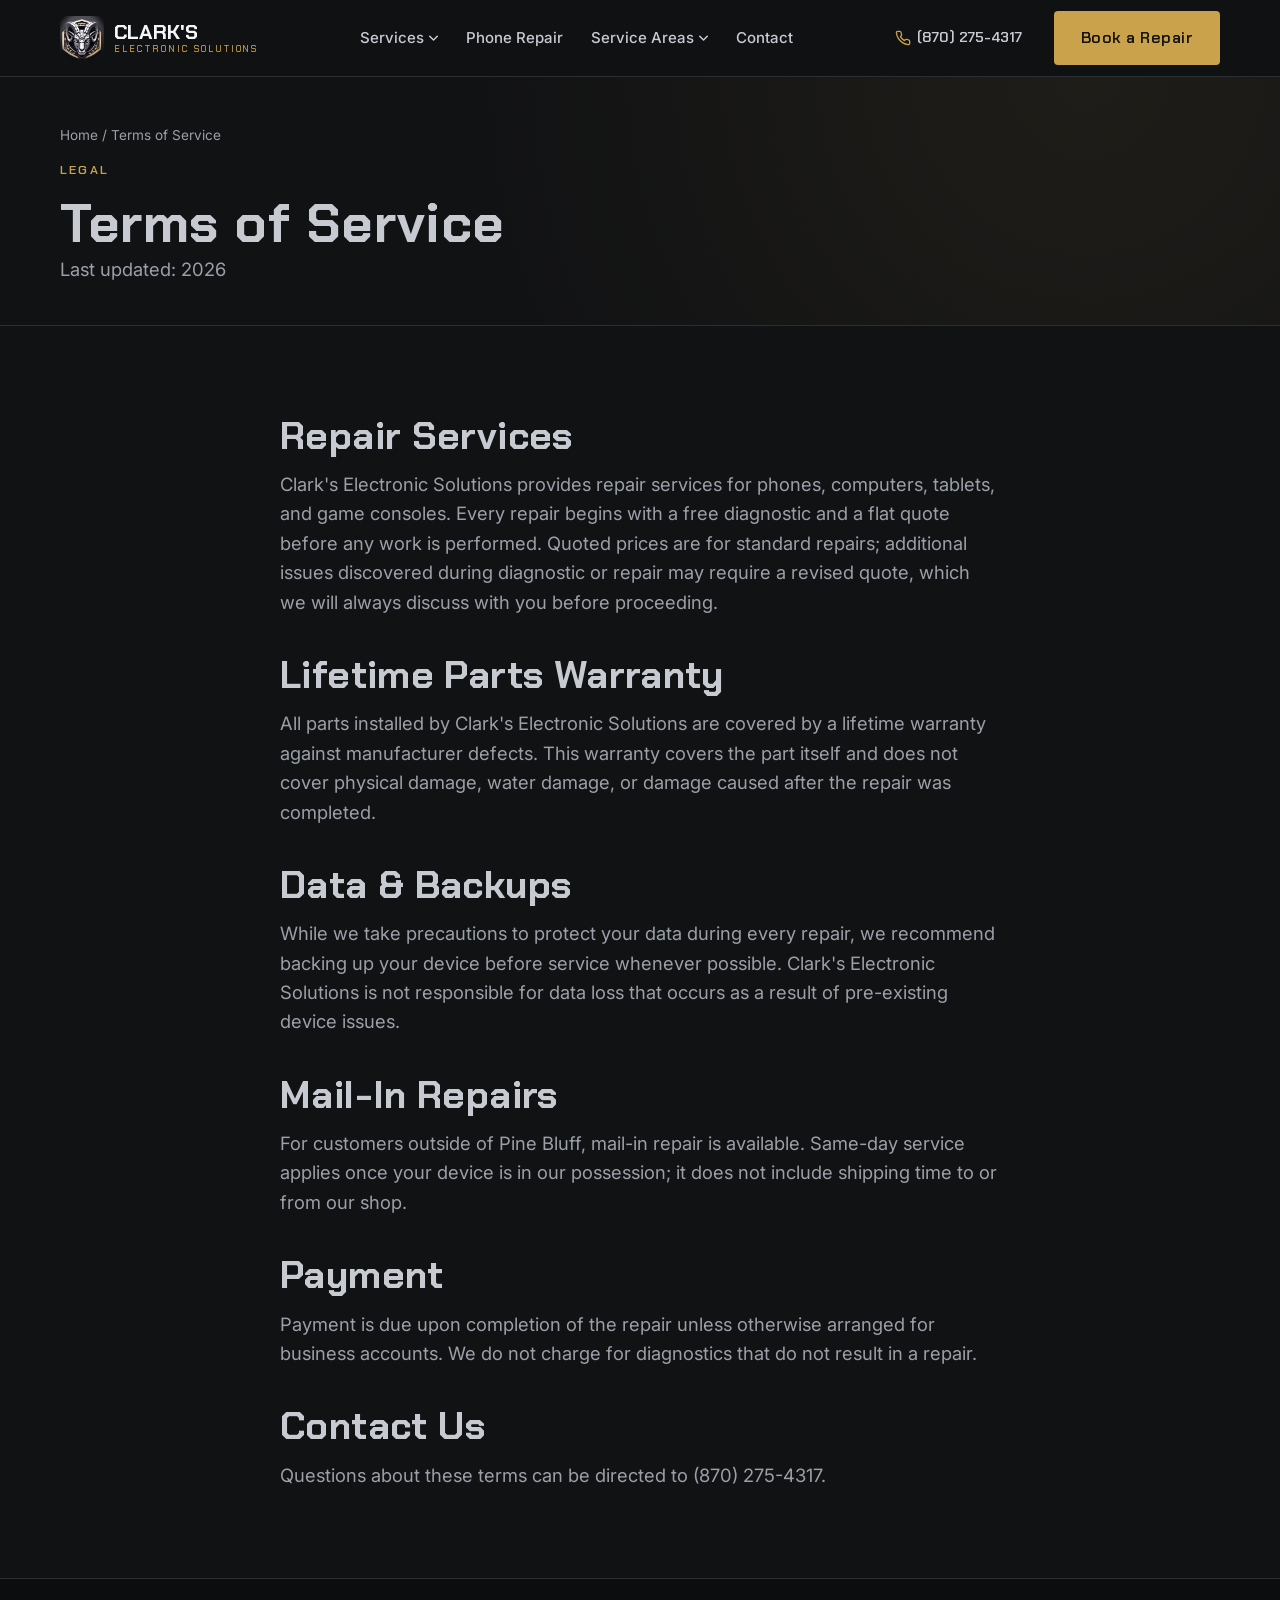
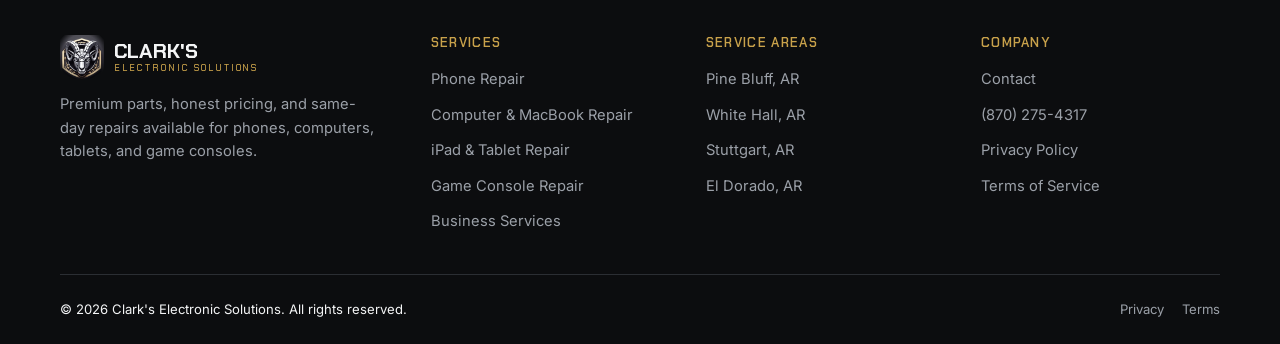
<file: terms.html>
<!DOCTYPE html>
<html lang="en">
<head>
<meta charset="UTF-8">
<meta name="viewport" content="width=device-width, initial-scale=1.0">
<title>Terms of Service | Clark's Electronic Solutions</title>
<meta name="description" content="Terms of service for Clark's Electronic Solutions, Pine Bluff, AR. Repair terms, warranty coverage, and service policies.">
<link rel="canonical" href="https://clarkselectronicsolutions.com/terms.html">
<meta property="og:type" content="website">
<meta property="og:title" content="Terms of Service | Clark's Electronic Solutions">
<meta property="og:description" content="Repair terms, warranty coverage, and service policies for Clark's Electronic Solutions.">
<meta property="og:url" content="https://clarkselectronicsolutions.com/terms.html">
<meta property="og:image" content="https://clarkselectronicsolutions.com/assets/img/clarks-emblem.jpg">
<meta property="og:site_name" content="Clark's Electronic Solutions">
<meta name="twitter:card" content="summary_large_image">
<link rel="preconnect" href="https://fonts.googleapis.com">
<link rel="preconnect" href="https://fonts.gstatic.com" crossorigin>
<link href="https://fonts.googleapis.com/css2?family=Chakra+Petch:wght@400;500;600;700&family=Inter:wght@400;500;600;700&display=swap" rel="stylesheet">
<link rel="stylesheet" href="styles.css">
<!-- TBD: Replace streetAddress and openingHours below with real values before launch -->
<script type="application/ld+json">
{
  "@context": "https://schema.org",
  "@type": "ElectronicsStore",
  "name": "Clark's Electronic Solutions",
  "image": "https://clarkselectronicsolutions.com/assets/img/clarks-emblem.jpg",
  "url": "https://clarkselectronicsolutions.com/",
  "telephone": "+18702754317",
  "priceRange": "$$",
  "address": { "@type": "PostalAddress", "streetAddress": "503 W 29th Ave", "addressLocality": "Pine Bluff", "addressRegion": "AR", "postalCode": "71603", "addressCountry": "US" },
  "openingHours": ["Mo-Fr 09:00-21:00", "Sa 10:00-19:00"]
}
</script>
</head>
<body>

<header class="site-header">
  <div class="header-inner">
    <a href="index.html" class="brand">
      <img src="assets/img/clarks-emblem.jpg" alt="" class="brand-emblem" width="44" height="44">
      <span class="brand-wordmark">
        <span class="brand-name">CLARK'S</span>
        <span class="brand-sub">Electronic Solutions</span>
      </span>
    </a>
    <nav class="primary-nav" aria-label="Primary">
      <ul>
        <li>
          <button class="nav-link" type="button" data-dropdown-toggle aria-expanded="false" aria-controls="dd-services">
            Services
            <svg class="nav-caret" viewBox="0 0 12 8" fill="none"><path d="M1 1L6 6L11 1" stroke="currentColor" stroke-width="2" stroke-linecap="round" stroke-linejoin="round"/></svg>
          </button>
          <div class="dropdown" id="dd-services">
            <a href="phone-repair.html">iPhone &amp; Samsung Repair</a>
            <a href="services/computer-repair.html">Computers, Laptops &amp; MacBooks</a>
            <a href="services/tablet-repair.html">iPad &amp; Tablet Repair</a>
            <a href="services/game-console-repair.html">Game Console Repair</a>
            <a href="services/business-services.html">Business &amp; Commercial Services</a>
          </div>
        </li>
        <li><a href="phone-repair.html" class="nav-link">Phone Repair</a></li>
        <li>
          <button class="nav-link" type="button" data-dropdown-toggle aria-expanded="false" aria-controls="dd-areas">
            Service Areas
            <svg class="nav-caret" viewBox="0 0 12 8" fill="none"><path d="M1 1L6 6L11 1" stroke="currentColor" stroke-width="2" stroke-linecap="round" stroke-linejoin="round"/></svg>
          </button>
          <div class="dropdown" id="dd-areas">
            <a href="areas/pine-bluff-ar.html">Pine Bluff, AR</a>
            <a href="areas/white-hall-ar.html">White Hall, AR</a>
            <a href="areas/stuttgart-ar.html">Stuttgart, AR</a>
            <a href="areas/el-dorado-ar.html">El Dorado, AR</a>
          </div>
        </li>
        <li><a href="contact.html" class="nav-link">Contact</a></li>
      </ul>
    </nav>
    <div class="header-actions">
      <a href="tel:8702754317" class="header-call">
        <svg viewBox="0 0 24 24" fill="none" stroke="currentColor" stroke-width="2" stroke-linecap="round" stroke-linejoin="round"><path d="M22 16.92v3a2 2 0 0 1-2.18 2 19.79 19.79 0 0 1-8.63-3.07 19.5 19.5 0 0 1-6-6 19.79 19.79 0 0 1-3.07-8.67A2 2 0 0 1 4.11 2h3a2 2 0 0 1 2 1.72c.127.96.361 1.903.7 2.81a2 2 0 0 1-.45 2.11L8.09 9.91a16 16 0 0 0 6 6l1.27-1.27a2 2 0 0 1 2.11-.45c.907.339 1.85.573 2.81.7A2 2 0 0 1 22 16.92z"/></svg>
        (870) 275-4317
      </a>
      <a href="tel:8702754317" class="header-call-mobile" aria-label="Call (870) 275-4317">
        <svg viewBox="0 0 24 24" fill="none" stroke="currentColor" stroke-width="2" stroke-linecap="round" stroke-linejoin="round"><path d="M22 16.92v3a2 2 0 0 1-2.18 2 19.79 19.79 0 0 1-8.63-3.07 19.5 19.5 0 0 1-6-6 19.79 19.79 0 0 1-3.07-8.67A2 2 0 0 1 4.11 2h3a2 2 0 0 1 2 1.72c.127.96.361 1.903.7 2.81a2 2 0 0 1-.45 2.11L8.09 9.91a16 16 0 0 0 6 6l1.27-1.27a2 2 0 0 1 2.11-.45c.907.339 1.85.573 2.81.7A2 2 0 0 1 22 16.92z"/></svg>
      </a>
      <a href="contact.html" class="btn btn-gold">Book a Repair</a>
      <button class="nav-toggle" type="button" data-nav-toggle aria-expanded="false" aria-label="Toggle menu" aria-controls="mobile-nav">
        <span></span><span></span><span></span>
      </button>
    </div>
  </div>
  <div class="mobile-nav" data-mobile-nav id="mobile-nav">
    <div class="mnav-group">
      <button class="mobile-nav-link" type="button" data-mnav-toggle aria-expanded="false" aria-controls="mnav-services">
        Services
        <svg class="mnav-caret" viewBox="0 0 12 8" fill="none"><path d="M1 1L6 6L11 1" stroke="currentColor" stroke-width="2" stroke-linecap="round" stroke-linejoin="round"/></svg>
      </button>
      <div class="mobile-submenu" id="mnav-services">
        <a href="phone-repair.html">iPhone &amp; Samsung Repair</a>
        <a href="services/computer-repair.html">Computers, Laptops &amp; MacBooks</a>
        <a href="services/tablet-repair.html">iPad &amp; Tablet Repair</a>
        <a href="services/game-console-repair.html">Game Console Repair</a>
        <a href="services/business-services.html">Business &amp; Commercial Services</a>
      </div>
    </div>
    <div class="mnav-group"><a href="phone-repair.html" class="mobile-nav-link">Phone Repair</a></div>
    <div class="mnav-group">
      <button class="mobile-nav-link" type="button" data-mnav-toggle aria-expanded="false" aria-controls="mnav-areas">
        Service Areas
        <svg class="mnav-caret" viewBox="0 0 12 8" fill="none"><path d="M1 1L6 6L11 1" stroke="currentColor" stroke-width="2" stroke-linecap="round" stroke-linejoin="round"/></svg>
      </button>
      <div class="mobile-submenu" id="mnav-areas">
        <a href="areas/pine-bluff-ar.html">Pine Bluff, AR</a>
        <a href="areas/white-hall-ar.html">White Hall, AR</a>
        <a href="areas/stuttgart-ar.html">Stuttgart, AR</a>
        <a href="areas/el-dorado-ar.html">El Dorado, AR</a>
      </div>
    </div>
    <div class="mnav-group"><a href="contact.html" class="mobile-nav-link">Contact</a></div>
    <a href="contact.html" class="btn btn-gold btn-block">Book a Repair</a>
  </div>
</header>

<main>

  <div class="page-header">
    <div class="container">
      <p class="breadcrumb"><a href="index.html">Home</a> / Terms of Service</p>
      <span class="eyebrow">Legal</span>
      <h1>Terms of Service</h1>
      <p class="lede">Last updated: 2026</p>
    </div>
  </div>

  <section>
    <div class="container max-w-content legal-body">
      <h2>Repair Services</h2>
      <p>Clark's Electronic Solutions provides repair services for phones, computers, tablets, and game consoles. Every repair begins with a free diagnostic and a flat quote before any work is performed. Quoted prices are for standard repairs; additional issues discovered during diagnostic or repair may require a revised quote, which we will always discuss with you before proceeding.</p>

      <h2>Lifetime Parts Warranty</h2>
      <p>All parts installed by Clark's Electronic Solutions are covered by a lifetime warranty against manufacturer defects. This warranty covers the part itself and does not cover physical damage, water damage, or damage caused after the repair was completed.</p>

      <h2>Data &amp; Backups</h2>
      <p>While we take precautions to protect your data during every repair, we recommend backing up your device before service whenever possible. Clark's Electronic Solutions is not responsible for data loss that occurs as a result of pre-existing device issues.</p>

      <h2>Mail-In Repairs</h2>
      <p>For customers outside of Pine Bluff, mail-in repair is available. Same-day service applies once your device is in our possession; it does not include shipping time to or from our shop.</p>

      <h2>Payment</h2>
      <p>Payment is due upon completion of the repair unless otherwise arranged for business accounts. We do not charge for diagnostics that do not result in a repair.</p>

      <h2>Contact Us</h2>
      <p>Questions about these terms can be directed to (870) 275-4317.</p>
    </div>
  </section>

</main>

<footer class="site-footer">
  <div class="container">
    <div class="footer-grid">
      <div class="footer-brand">
        <a href="index.html" class="brand">
          <img src="assets/img/clarks-emblem.jpg" alt="" class="brand-emblem" width="44" height="44">
          <span class="brand-wordmark">
            <span class="brand-name">CLARK'S</span>
            <span class="brand-sub">Electronic Solutions</span>
          </span>
        </a>
        <p>Premium parts, honest pricing, and same-day repairs available for phones, computers, tablets, and game consoles.</p>
      </div>
      <div class="footer-col">
        <h5>Services</h5>
        <ul>
          <li><a href="phone-repair.html">Phone Repair</a></li>
          <li><a href="services/computer-repair.html">Computer &amp; MacBook Repair</a></li>
          <li><a href="services/tablet-repair.html">iPad &amp; Tablet Repair</a></li>
          <li><a href="services/game-console-repair.html">Game Console Repair</a></li>
          <li><a href="services/business-services.html">Business Services</a></li>
        </ul>
      </div>
      <div class="footer-col">
        <h5>Service Areas</h5>
        <ul>
          <li><a href="areas/pine-bluff-ar.html">Pine Bluff, AR</a></li>
          <li><a href="areas/white-hall-ar.html">White Hall, AR</a></li>
          <li><a href="areas/stuttgart-ar.html">Stuttgart, AR</a></li>
          <li><a href="areas/el-dorado-ar.html">El Dorado, AR</a></li>
        </ul>
      </div>
      <div class="footer-col">
        <h5>Company</h5>
        <ul>
          <li><a href="contact.html">Contact</a></li>
          <li><a href="tel:8702754317">(870) 275-4317</a></li>
          <li><a href="privacy.html">Privacy Policy</a></li>
          <li><a href="terms.html">Terms of Service</a></li>
        </ul>
      </div>
    </div>
    <div class="footer-bottom">
      <p>&copy; 2026 Clark's Electronic Solutions. All rights reserved.</p>
      <div class="footer-legal">
        <a href="privacy.html">Privacy</a>
        <a href="terms.html">Terms</a>
      </div>
    </div>
  </div>
</footer>
<script src="main.js"></script>
</body>
</html>
</file>
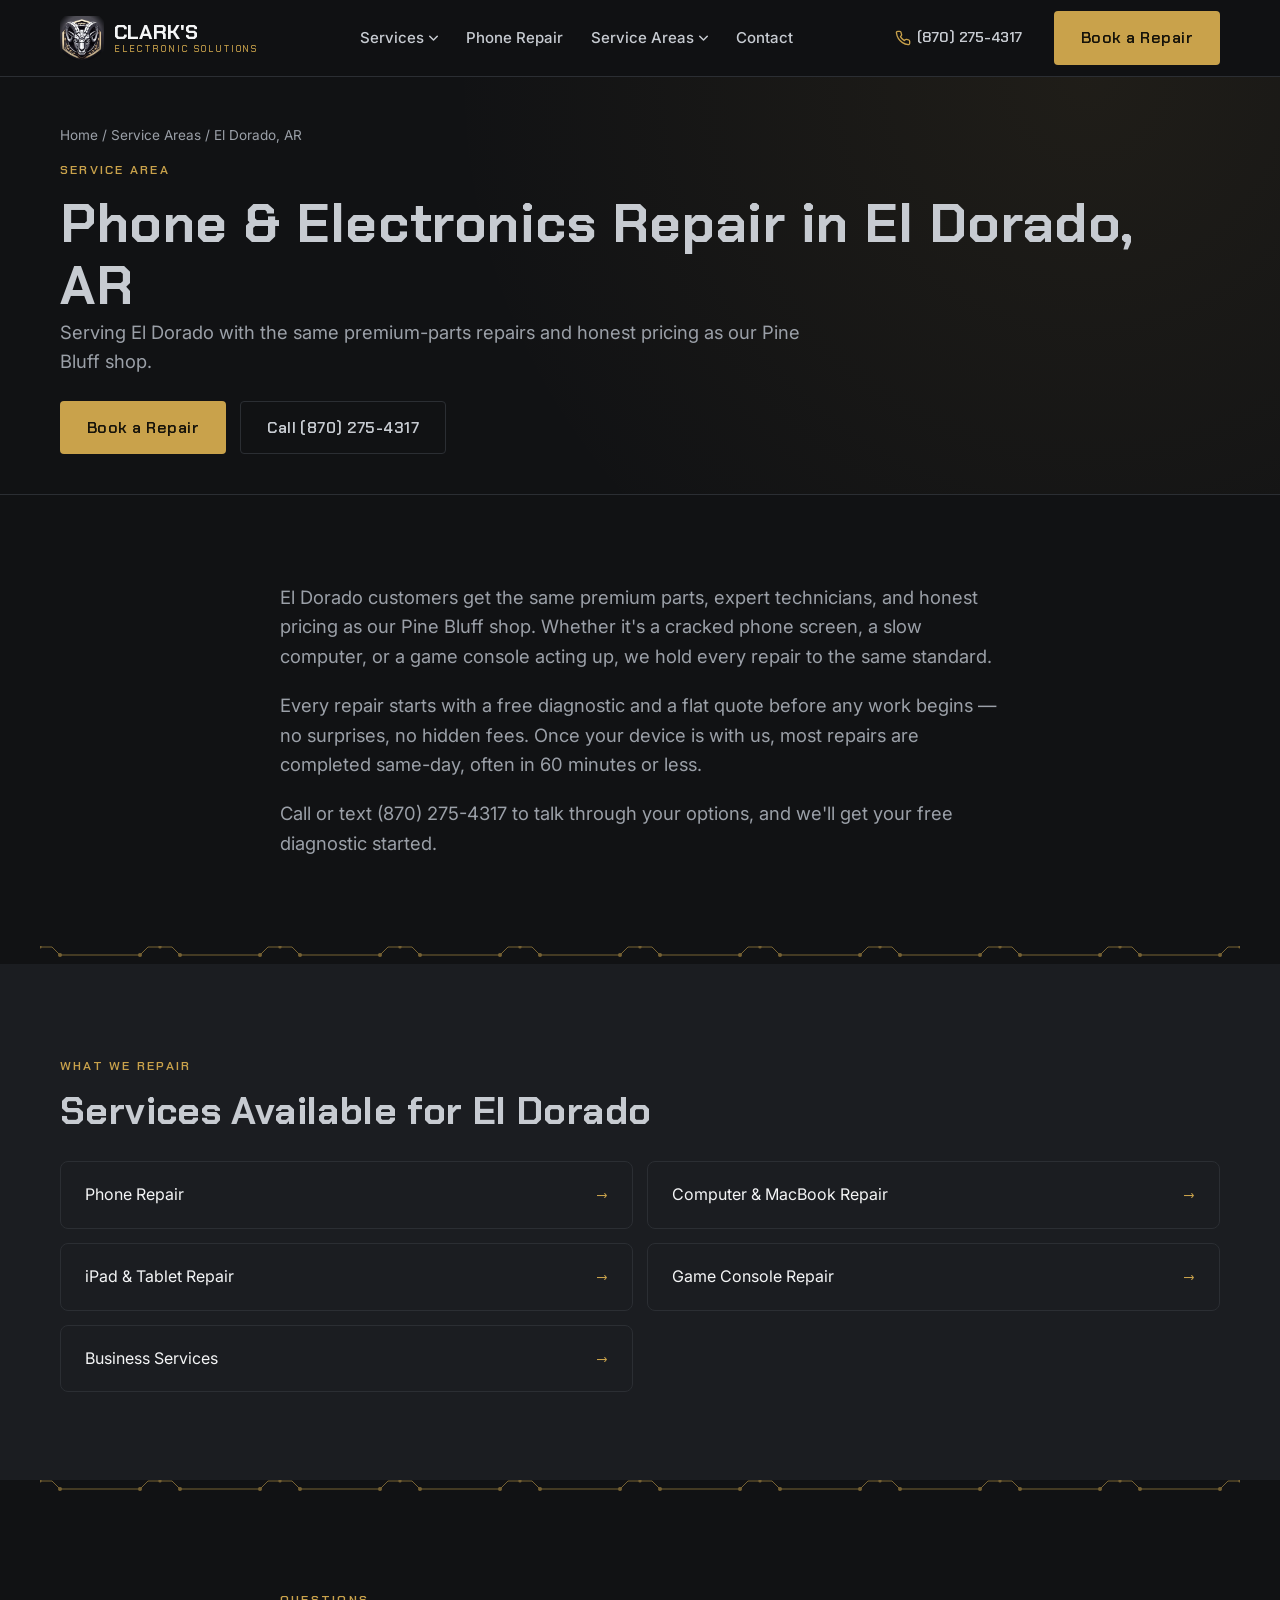
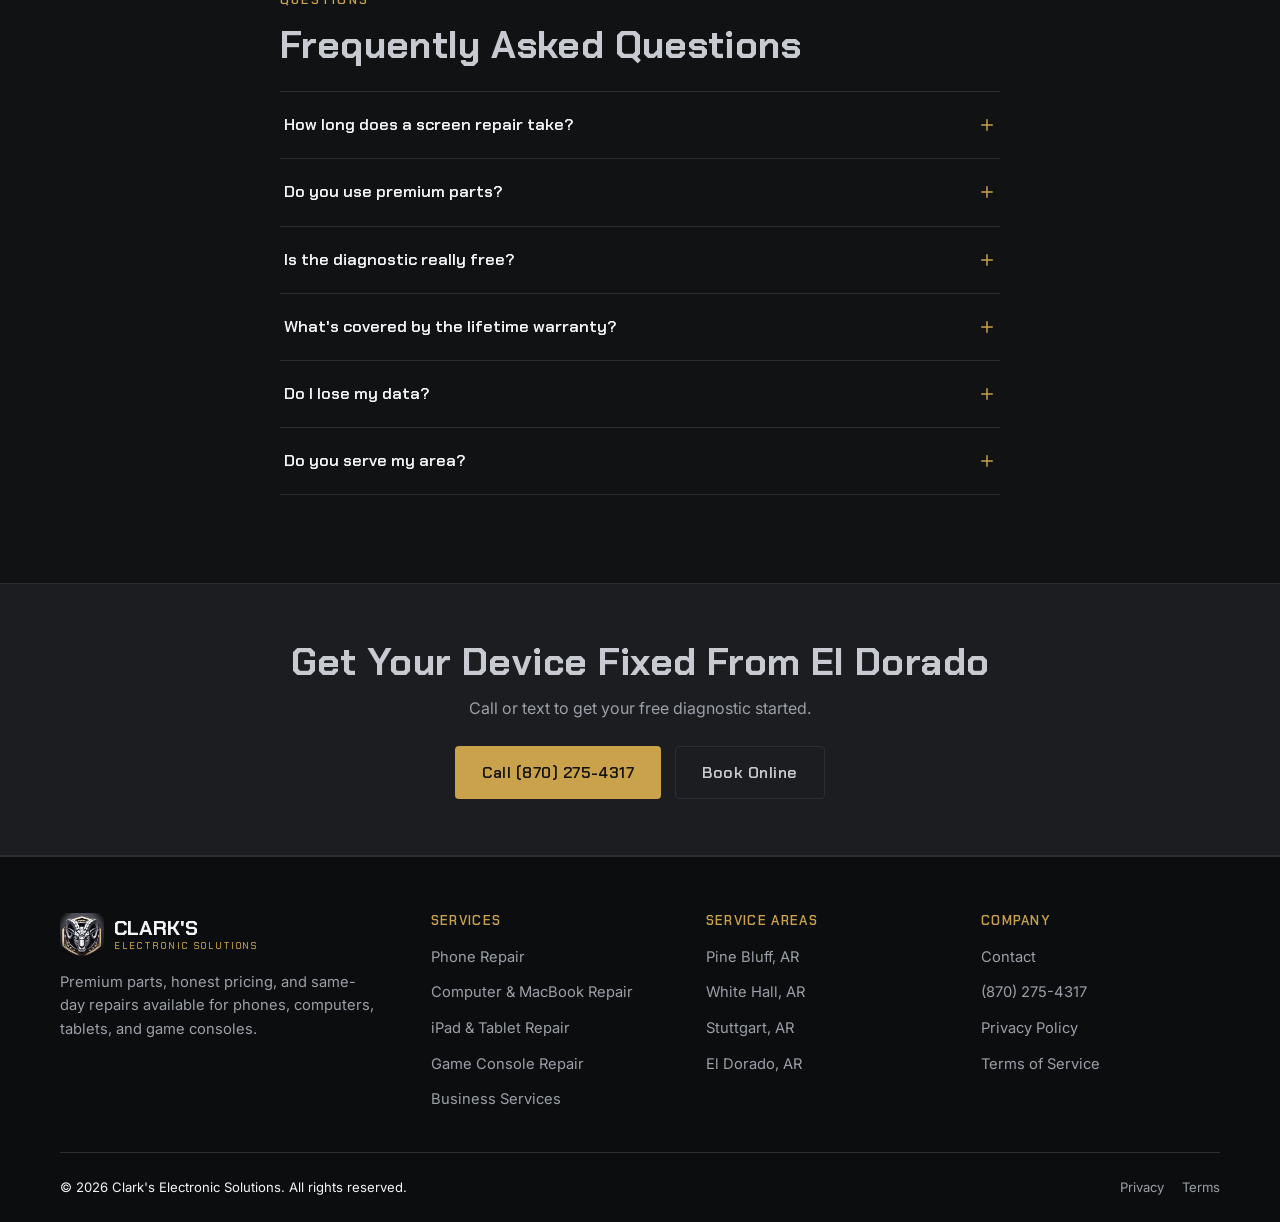
<file: areas/el-dorado-ar.html>
<!DOCTYPE html>
<html lang="en">
<head>
<meta charset="UTF-8">
<meta name="viewport" content="width=device-width, initial-scale=1.0">
<title>Phone & Electronics Repair in El Dorado, AR | Clark's Electronic Solutions</title>
<meta name="description" content="Clark's Electronic Solutions serves El Dorado, AR with expert phone, computer, tablet, and game console repair. Free diagnostics, honest pricing. Call (870) 275-4317.">
<link rel="canonical" href="https://clarkselectronicsolutions.com/areas/el-dorado-ar.html">
<meta property="og:type" content="website">
<meta property="og:title" content="Phone & Electronics Repair in El Dorado, AR | Clark's Electronic Solutions">
<meta property="og:description" content="Expert phone, computer, tablet, and game console repair serving El Dorado, AR. Free diagnostics, honest pricing.">
<meta property="og:url" content="https://clarkselectronicsolutions.com/areas/el-dorado-ar.html">
<meta property="og:image" content="https://clarkselectronicsolutions.com/assets/img/clarks-emblem.jpg">
<meta property="og:site_name" content="Clark's Electronic Solutions">
<meta name="twitter:card" content="summary_large_image">
<link rel="preconnect" href="https://fonts.googleapis.com">
<link rel="preconnect" href="https://fonts.gstatic.com" crossorigin>
<link href="https://fonts.googleapis.com/css2?family=Chakra+Petch:wght@400;500;600;700&family=Inter:wght@400;500;600;700&display=swap" rel="stylesheet">
<link rel="stylesheet" href="../styles.css">
<!-- TBD: Replace streetAddress and openingHours below with real values before launch -->
<script type="application/ld+json">
{
  "@context": "https://schema.org",
  "@type": "ElectronicsStore",
  "name": "Clark's Electronic Solutions",
  "image": "https://clarkselectronicsolutions.com/assets/img/clarks-emblem.jpg",
  "url": "https://clarkselectronicsolutions.com/",
  "telephone": "+18702754317",
  "priceRange": "$$",
  "address": { "@type": "PostalAddress", "streetAddress": "503 W 29th Ave", "addressLocality": "Pine Bluff", "addressRegion": "AR", "postalCode": "71603", "addressCountry": "US" },
  "openingHours": ["Mo-Fr 09:00-21:00", "Sa 10:00-19:00"],
  "areaServed": { "@type": "City", "name": "El Dorado, AR" }
}
</script>
</head>
<body>

<header class="site-header">
  <div class="header-inner">
    <a href="../index.html" class="brand">
      <img src="../assets/img/clarks-emblem.jpg" alt="" class="brand-emblem" width="44" height="44">
      <span class="brand-wordmark">
        <span class="brand-name">CLARK'S</span>
        <span class="brand-sub">Electronic Solutions</span>
      </span>
    </a>
    <nav class="primary-nav" aria-label="Primary">
      <ul>
        <li>
          <button class="nav-link" type="button" data-dropdown-toggle aria-expanded="false" aria-controls="dd-services">
            Services
            <svg class="nav-caret" viewBox="0 0 12 8" fill="none"><path d="M1 1L6 6L11 1" stroke="currentColor" stroke-width="2" stroke-linecap="round" stroke-linejoin="round"/></svg>
          </button>
          <div class="dropdown" id="dd-services">
            <a href="../phone-repair.html">iPhone &amp; Samsung Repair</a>
            <a href="../services/computer-repair.html">Computers, Laptops &amp; MacBooks</a>
            <a href="../services/tablet-repair.html">iPad &amp; Tablet Repair</a>
            <a href="../services/game-console-repair.html">Game Console Repair</a>
            <a href="../services/business-services.html">Business &amp; Commercial Services</a>
          </div>
        </li>
        <li><a href="../phone-repair.html" class="nav-link">Phone Repair</a></li>
        <li>
          <button class="nav-link" type="button" data-dropdown-toggle aria-expanded="false" aria-controls="dd-areas">
            Service Areas
            <svg class="nav-caret" viewBox="0 0 12 8" fill="none"><path d="M1 1L6 6L11 1" stroke="currentColor" stroke-width="2" stroke-linecap="round" stroke-linejoin="round"/></svg>
          </button>
          <div class="dropdown" id="dd-areas">
            <a href="pine-bluff-ar.html">Pine Bluff, AR</a>
            <a href="white-hall-ar.html">White Hall, AR</a>
            <a href="stuttgart-ar.html">Stuttgart, AR</a>
            <a href="el-dorado-ar.html" style="color:var(--gold);">El Dorado, AR</a>
          </div>
        </li>
        <li><a href="../contact.html" class="nav-link">Contact</a></li>
      </ul>
    </nav>
    <div class="header-actions">
      <a href="tel:8702754317" class="header-call">
        <svg viewBox="0 0 24 24" fill="none" stroke="currentColor" stroke-width="2" stroke-linecap="round" stroke-linejoin="round"><path d="M22 16.92v3a2 2 0 0 1-2.18 2 19.79 19.79 0 0 1-8.63-3.07 19.5 19.5 0 0 1-6-6 19.79 19.79 0 0 1-3.07-8.67A2 2 0 0 1 4.11 2h3a2 2 0 0 1 2 1.72c.127.96.361 1.903.7 2.81a2 2 0 0 1-.45 2.11L8.09 9.91a16 16 0 0 0 6 6l1.27-1.27a2 2 0 0 1 2.11-.45c.907.339 1.85.573 2.81.7A2 2 0 0 1 22 16.92z"/></svg>
        (870) 275-4317
      </a>
      <a href="tel:8702754317" class="header-call-mobile" aria-label="Call (870) 275-4317">
        <svg viewBox="0 0 24 24" fill="none" stroke="currentColor" stroke-width="2" stroke-linecap="round" stroke-linejoin="round"><path d="M22 16.92v3a2 2 0 0 1-2.18 2 19.79 19.79 0 0 1-8.63-3.07 19.5 19.5 0 0 1-6-6 19.79 19.79 0 0 1-3.07-8.67A2 2 0 0 1 4.11 2h3a2 2 0 0 1 2 1.72c.127.96.361 1.903.7 2.81a2 2 0 0 1-.45 2.11L8.09 9.91a16 16 0 0 0 6 6l1.27-1.27a2 2 0 0 1 2.11-.45c.907.339 1.85.573 2.81.7A2 2 0 0 1 22 16.92z"/></svg>
      </a>
      <a href="../contact.html" class="btn btn-gold">Book a Repair</a>
      <button class="nav-toggle" type="button" data-nav-toggle aria-expanded="false" aria-label="Toggle menu" aria-controls="mobile-nav">
        <span></span><span></span><span></span>
      </button>
    </div>
  </div>
  <div class="mobile-nav" data-mobile-nav id="mobile-nav">
    <div class="mnav-group">
      <button class="mobile-nav-link" type="button" data-mnav-toggle aria-expanded="false" aria-controls="mnav-services">
        Services
        <svg class="mnav-caret" viewBox="0 0 12 8" fill="none"><path d="M1 1L6 6L11 1" stroke="currentColor" stroke-width="2" stroke-linecap="round" stroke-linejoin="round"/></svg>
      </button>
      <div class="mobile-submenu" id="mnav-services">
        <a href="../phone-repair.html">iPhone &amp; Samsung Repair</a>
        <a href="../services/computer-repair.html">Computers, Laptops &amp; MacBooks</a>
        <a href="../services/tablet-repair.html">iPad &amp; Tablet Repair</a>
        <a href="../services/game-console-repair.html">Game Console Repair</a>
        <a href="../services/business-services.html">Business &amp; Commercial Services</a>
      </div>
    </div>
    <div class="mnav-group"><a href="../phone-repair.html" class="mobile-nav-link">Phone Repair</a></div>
    <div class="mnav-group">
      <button class="mobile-nav-link" type="button" data-mnav-toggle aria-expanded="false" aria-controls="mnav-areas">
        Service Areas
        <svg class="mnav-caret" viewBox="0 0 12 8" fill="none"><path d="M1 1L6 6L11 1" stroke="currentColor" stroke-width="2" stroke-linecap="round" stroke-linejoin="round"/></svg>
      </button>
      <div class="mobile-submenu" id="mnav-areas">
        <a href="pine-bluff-ar.html">Pine Bluff, AR</a>
        <a href="white-hall-ar.html">White Hall, AR</a>
        <a href="stuttgart-ar.html">Stuttgart, AR</a>
        <a href="el-dorado-ar.html">El Dorado, AR</a>
      </div>
    </div>
    <div class="mnav-group"><a href="../contact.html" class="mobile-nav-link">Contact</a></div>
    <a href="../contact.html" class="btn btn-gold btn-block">Book a Repair</a>
  </div>
</header>

<main>

  <div class="page-header">
    <div class="container">
      <p class="breadcrumb"><a href="../index.html">Home</a> / Service Areas / El Dorado, AR</p>
      <span class="eyebrow">Service Area</span>
      <h1>Phone &amp; Electronics Repair in El Dorado, AR</h1>
      <p class="lede max-w-content">Serving El Dorado with the same premium-parts repairs and honest pricing as our Pine Bluff shop.</p>
      <div class="btn-row" style="margin-top:24px;">
        <a href="../contact.html" class="btn btn-gold">Book a Repair</a>
        <a href="tel:8702754317" class="btn btn-outline">Call (870) 275-4317</a>
      </div>
    </div>
  </div>

  <section>
    <div class="container max-w-content">
      <p class="lede">El Dorado customers get the same premium parts, expert technicians, and honest pricing as our Pine Bluff shop. Whether it's a cracked phone screen, a slow computer, or a game console acting up, we hold every repair to the same standard.</p>
      <p>Every repair starts with a free diagnostic and a flat quote before any work begins &mdash; no surprises, no hidden fees. Once your device is with us, most repairs are completed same-day, often in 60 minutes or less.</p>
      <p>Call or text (870) 275-4317 to talk through your options, and we'll get your free diagnostic started.</p>
    </div>
  </section>

  <div class="circuit-rule" role="presentation"></div>

  <section class="alt-bg">
    <div class="container">
      <span class="eyebrow">What We Repair</span>
      <h2 style="margin-bottom:28px;">Services Available for El Dorado</h2>
      <div class="area-list">
        <a href="../phone-repair.html" class="area-link-card"><span>Phone Repair</span> <span class="arrow">&rarr;</span></a>
        <a href="../services/computer-repair.html" class="area-link-card"><span>Computer &amp; MacBook Repair</span> <span class="arrow">&rarr;</span></a>
        <a href="../services/tablet-repair.html" class="area-link-card"><span>iPad &amp; Tablet Repair</span> <span class="arrow">&rarr;</span></a>
        <a href="../services/game-console-repair.html" class="area-link-card"><span>Game Console Repair</span> <span class="arrow">&rarr;</span></a>
        <a href="../services/business-services.html" class="area-link-card"><span>Business Services</span> <span class="arrow">&rarr;</span></a>
      </div>
    </div>
  </section>

  <div class="circuit-rule" role="presentation"></div>

  <section>
    <div class="container max-w-content">
      <span class="eyebrow">Questions</span>
      <h2 style="margin-bottom:24px;">Frequently Asked Questions</h2>
      <div class="faq-list">
        <div class="faq-item">
          <button class="faq-question" aria-expanded="false" aria-controls="faq-a1">
            How long does a screen repair take?
            <svg class="faq-icon" viewBox="0 0 24 24" fill="none" stroke="currentColor" stroke-width="2" stroke-linecap="round"><line x1="12" y1="5" x2="12" y2="19"/><line x1="5" y1="12" x2="19" y2="12"/></svg>
          </button>
          <div class="faq-answer" id="faq-a1"><p>Most screen repairs are completed same-day, often in 60 minutes or less, once your device is with us.</p></div>
        </div>
        <div class="faq-item">
          <button class="faq-question" aria-expanded="false" aria-controls="faq-a2">
            Do you use premium parts?
            <svg class="faq-icon" viewBox="0 0 24 24" fill="none" stroke="currentColor" stroke-width="2" stroke-linecap="round"><line x1="12" y1="5" x2="12" y2="19"/><line x1="5" y1="12" x2="19" y2="12"/></svg>
          </button>
          <div class="faq-answer" id="faq-a2"><p>Yes. Every part is Q7-grade premium quality and carries a lifetime warranty against manufacturer defects.</p></div>
        </div>
        <div class="faq-item">
          <button class="faq-question" aria-expanded="false" aria-controls="faq-a3">
            Is the diagnostic really free?
            <svg class="faq-icon" viewBox="0 0 24 24" fill="none" stroke="currentColor" stroke-width="2" stroke-linecap="round"><line x1="12" y1="5" x2="12" y2="19"/><line x1="5" y1="12" x2="19" y2="12"/></svg>
          </button>
          <div class="faq-answer" id="faq-a3"><p>Yes, every diagnostic is free with no obligation, and we give you a flat quote before starting any work.</p></div>
        </div>
        <div class="faq-item">
          <button class="faq-question" aria-expanded="false" aria-controls="faq-a4">
            What's covered by the lifetime warranty?
            <svg class="faq-icon" viewBox="0 0 24 24" fill="none" stroke="currentColor" stroke-width="2" stroke-linecap="round"><line x1="12" y1="5" x2="12" y2="19"/><line x1="5" y1="12" x2="19" y2="12"/></svg>
          </button>
          <div class="faq-answer" id="faq-a4"><p>All parts we install are covered for life against manufacturer defects.</p></div>
        </div>
        <div class="faq-item">
          <button class="faq-question" aria-expanded="false" aria-controls="faq-a5">
            Do I lose my data?
            <svg class="faq-icon" viewBox="0 0 24 24" fill="none" stroke="currentColor" stroke-width="2" stroke-linecap="round"><line x1="12" y1="5" x2="12" y2="19"/><line x1="5" y1="12" x2="19" y2="12"/></svg>
          </button>
          <div class="faq-answer" id="faq-a5"><p>No. We protect your data throughout the entire repair process.</p></div>
        </div>
        <div class="faq-item">
          <button class="faq-question" aria-expanded="false" aria-controls="faq-a6">
            Do you serve my area?
            <svg class="faq-icon" viewBox="0 0 24 24" fill="none" stroke="currentColor" stroke-width="2" stroke-linecap="round"><line x1="12" y1="5" x2="12" y2="19"/><line x1="5" y1="12" x2="19" y2="12"/></svg>
          </button>
          <div class="faq-answer" id="faq-a6"><p>Yes &mdash; we proudly serve El Dorado with the same premium-parts standard as our Pine Bluff shop. Call or text (870) 275-4317 to get started.</p></div>
        </div>
      </div>
    </div>
  </section>

  <section class="contact-cta">
    <div class="container">
      <h2>Get Your Device Fixed From El Dorado</h2>
      <p>Call or text to get your free diagnostic started.</p>
      <div class="btn-row">
        <a href="tel:8702754317" class="btn btn-gold">Call (870) 275-4317</a>
        <a href="../contact.html" class="btn btn-outline">Book Online</a>
      </div>
    </div>
  </section>

</main>

<footer class="site-footer">
  <div class="container">
    <div class="footer-grid">
      <div class="footer-brand">
        <a href="../index.html" class="brand">
          <img src="../assets/img/clarks-emblem.jpg" alt="" class="brand-emblem" width="44" height="44">
          <span class="brand-wordmark">
            <span class="brand-name">CLARK'S</span>
            <span class="brand-sub">Electronic Solutions</span>
          </span>
        </a>
        <p>Premium parts, honest pricing, and same-day repairs available for phones, computers, tablets, and game consoles.</p>
      </div>
      <div class="footer-col">
        <h5>Services</h5>
        <ul>
          <li><a href="../phone-repair.html">Phone Repair</a></li>
          <li><a href="../services/computer-repair.html">Computer &amp; MacBook Repair</a></li>
          <li><a href="../services/tablet-repair.html">iPad &amp; Tablet Repair</a></li>
          <li><a href="../services/game-console-repair.html">Game Console Repair</a></li>
          <li><a href="../services/business-services.html">Business Services</a></li>
        </ul>
      </div>
      <div class="footer-col">
        <h5>Service Areas</h5>
        <ul>
          <li><a href="pine-bluff-ar.html">Pine Bluff, AR</a></li>
          <li><a href="white-hall-ar.html">White Hall, AR</a></li>
          <li><a href="stuttgart-ar.html">Stuttgart, AR</a></li>
          <li><a href="el-dorado-ar.html">El Dorado, AR</a></li>
        </ul>
      </div>
      <div class="footer-col">
        <h5>Company</h5>
        <ul>
          <li><a href="../contact.html">Contact</a></li>
          <li><a href="tel:8702754317">(870) 275-4317</a></li>
          <li><a href="../privacy.html">Privacy Policy</a></li>
          <li><a href="../terms.html">Terms of Service</a></li>
        </ul>
      </div>
    </div>
    <div class="footer-bottom">
      <p>&copy; 2026 Clark's Electronic Solutions. All rights reserved.</p>
      <div class="footer-legal">
        <a href="../privacy.html">Privacy</a>
        <a href="../terms.html">Terms</a>
      </div>
    </div>
  </div>
</footer>
<script src="../main.js"></script>
</body>
</html>
</file>
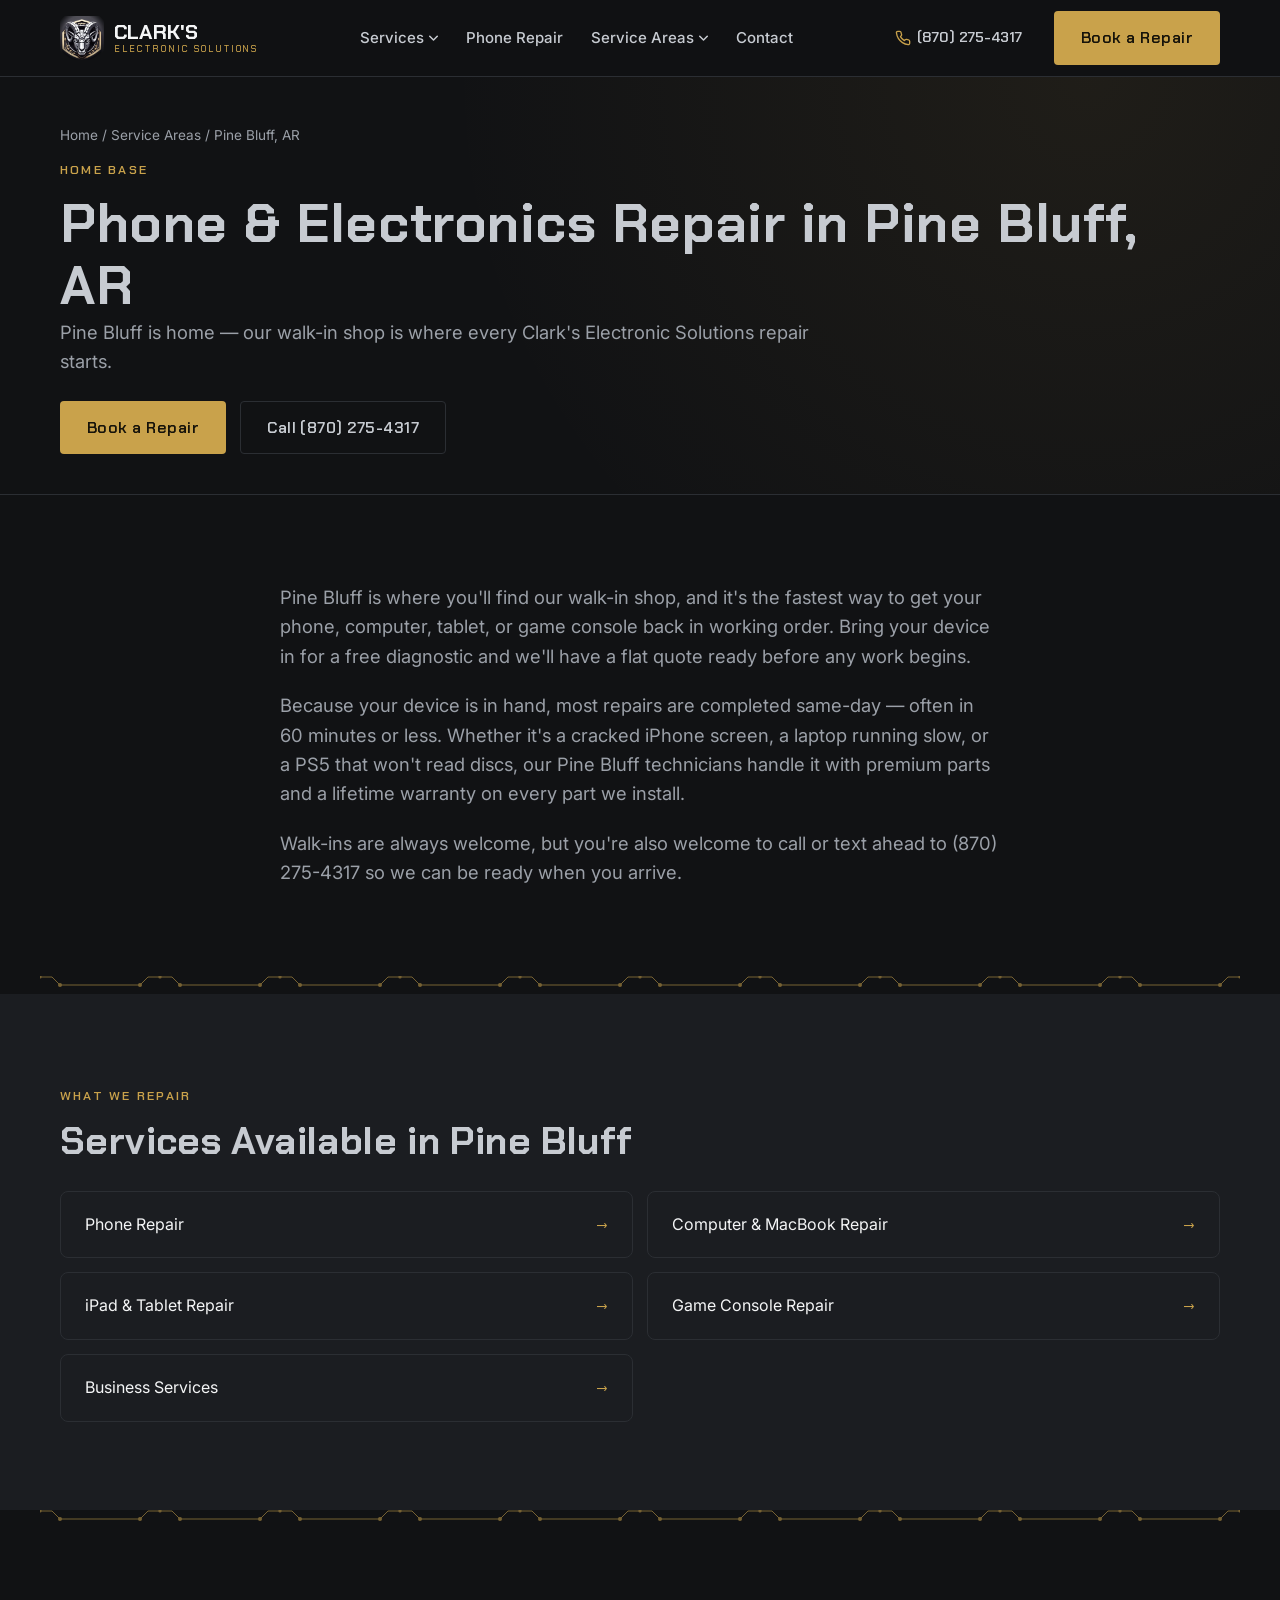
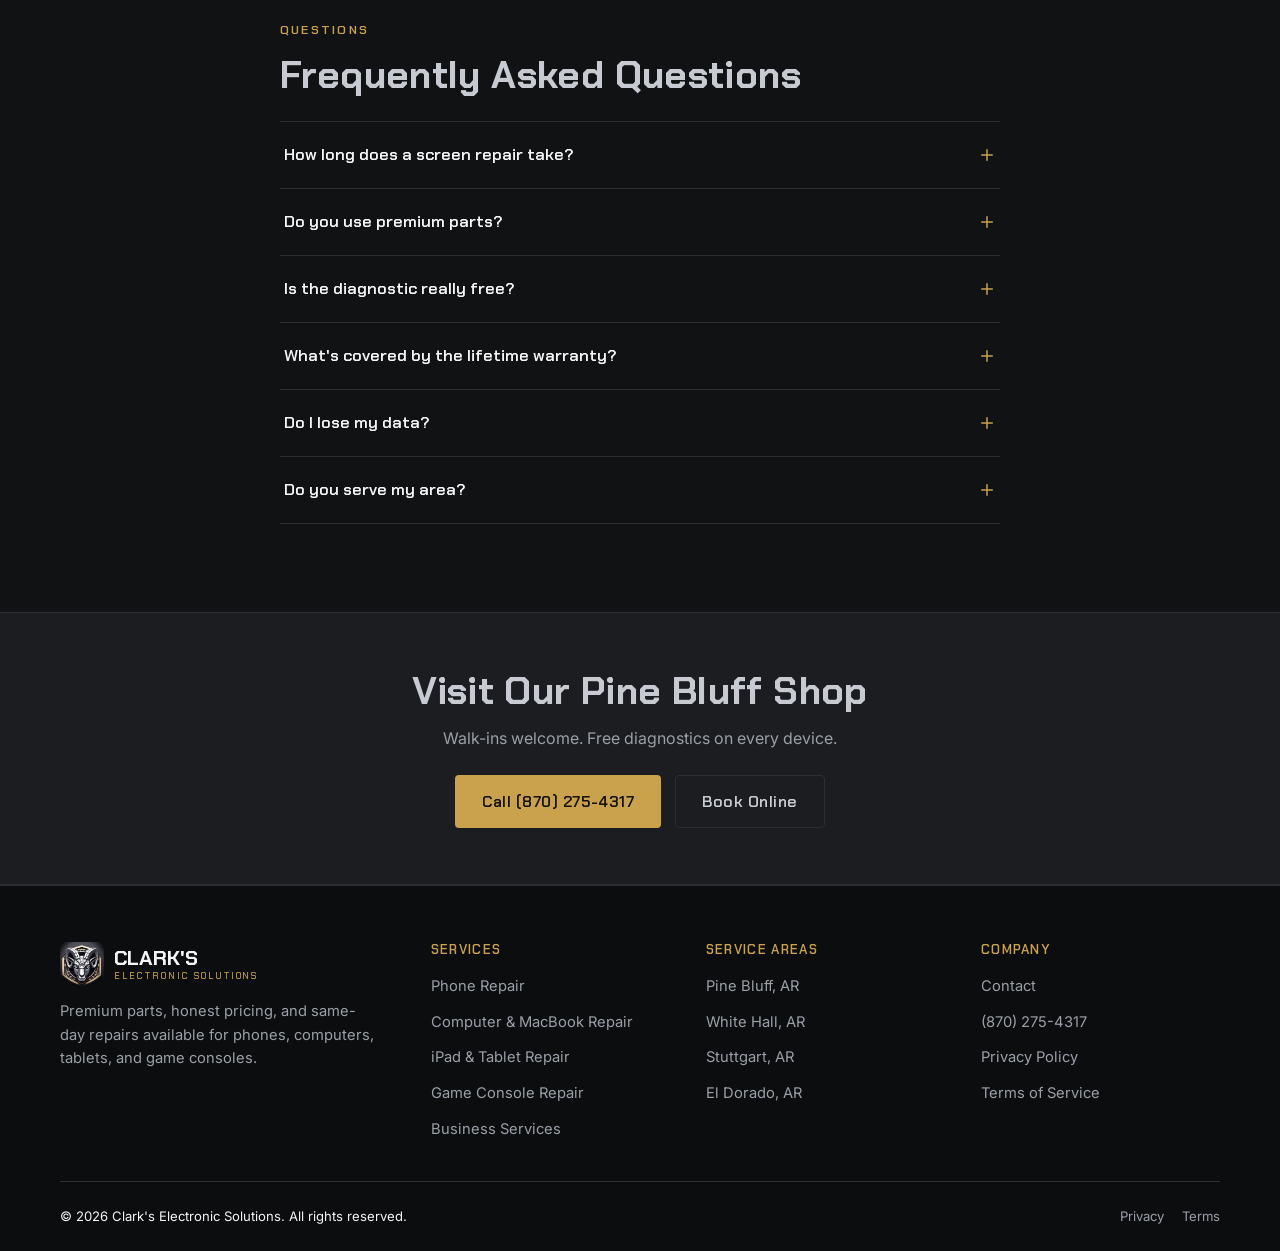
<file: areas/pine-bluff-ar.html>
<!DOCTYPE html>
<html lang="en">
<head>
<meta charset="UTF-8">
<meta name="viewport" content="width=device-width, initial-scale=1.0">
<title>Phone & Electronics Repair in Pine Bluff, AR | Clark's Electronic Solutions</title>
<meta name="description" content="Clark's Electronic Solutions is Pine Bluff, AR's walk-in shop for phone, computer, tablet, and game console repair. Free diagnostics, same-day service. Call (870) 275-4317.">
<link rel="canonical" href="https://clarkselectronicsolutions.com/areas/pine-bluff-ar.html">
<meta property="og:type" content="website">
<meta property="og:title" content="Phone & Electronics Repair in Pine Bluff, AR | Clark's Electronic Solutions">
<meta property="og:description" content="Pine Bluff, AR's walk-in shop for phone, computer, tablet, and game console repair. Free diagnostics, same-day service.">
<meta property="og:url" content="https://clarkselectronicsolutions.com/areas/pine-bluff-ar.html">
<meta property="og:image" content="https://clarkselectronicsolutions.com/assets/img/clarks-emblem.jpg">
<meta property="og:site_name" content="Clark's Electronic Solutions">
<meta name="twitter:card" content="summary_large_image">
<link rel="preconnect" href="https://fonts.googleapis.com">
<link rel="preconnect" href="https://fonts.gstatic.com" crossorigin>
<link href="https://fonts.googleapis.com/css2?family=Chakra+Petch:wght@400;500;600;700&family=Inter:wght@400;500;600;700&display=swap" rel="stylesheet">
<link rel="stylesheet" href="../styles.css">
<!-- TBD: Replace streetAddress and openingHours below with real values before launch -->
<script type="application/ld+json">
{
  "@context": "https://schema.org",
  "@type": "ElectronicsStore",
  "name": "Clark's Electronic Solutions",
  "image": "https://clarkselectronicsolutions.com/assets/img/clarks-emblem.jpg",
  "url": "https://clarkselectronicsolutions.com/",
  "telephone": "+18702754317",
  "priceRange": "$$",
  "address": { "@type": "PostalAddress", "streetAddress": "503 W 29th Ave", "addressLocality": "Pine Bluff", "addressRegion": "AR", "postalCode": "71603", "addressCountry": "US" },
  "openingHours": ["Mo-Fr 09:00-21:00", "Sa 10:00-19:00"],
  "areaServed": { "@type": "City", "name": "Pine Bluff, AR" }
}
</script>
</head>
<body>

<header class="site-header">
  <div class="header-inner">
    <a href="../index.html" class="brand">
      <img src="../assets/img/clarks-emblem.jpg" alt="" class="brand-emblem" width="44" height="44">
      <span class="brand-wordmark">
        <span class="brand-name">CLARK'S</span>
        <span class="brand-sub">Electronic Solutions</span>
      </span>
    </a>
    <nav class="primary-nav" aria-label="Primary">
      <ul>
        <li>
          <button class="nav-link" type="button" data-dropdown-toggle aria-expanded="false" aria-controls="dd-services">
            Services
            <svg class="nav-caret" viewBox="0 0 12 8" fill="none"><path d="M1 1L6 6L11 1" stroke="currentColor" stroke-width="2" stroke-linecap="round" stroke-linejoin="round"/></svg>
          </button>
          <div class="dropdown" id="dd-services">
            <a href="../phone-repair.html">iPhone &amp; Samsung Repair</a>
            <a href="../services/computer-repair.html">Computers, Laptops &amp; MacBooks</a>
            <a href="../services/tablet-repair.html">iPad &amp; Tablet Repair</a>
            <a href="../services/game-console-repair.html">Game Console Repair</a>
            <a href="../services/business-services.html">Business &amp; Commercial Services</a>
          </div>
        </li>
        <li><a href="../phone-repair.html" class="nav-link">Phone Repair</a></li>
        <li>
          <button class="nav-link" type="button" data-dropdown-toggle aria-expanded="false" aria-controls="dd-areas">
            Service Areas
            <svg class="nav-caret" viewBox="0 0 12 8" fill="none"><path d="M1 1L6 6L11 1" stroke="currentColor" stroke-width="2" stroke-linecap="round" stroke-linejoin="round"/></svg>
          </button>
          <div class="dropdown" id="dd-areas">
            <a href="pine-bluff-ar.html" style="color:var(--gold);">Pine Bluff, AR</a>
            <a href="white-hall-ar.html">White Hall, AR</a>
            <a href="stuttgart-ar.html">Stuttgart, AR</a>
            <a href="el-dorado-ar.html">El Dorado, AR</a>
          </div>
        </li>
        <li><a href="../contact.html" class="nav-link">Contact</a></li>
      </ul>
    </nav>
    <div class="header-actions">
      <a href="tel:8702754317" class="header-call">
        <svg viewBox="0 0 24 24" fill="none" stroke="currentColor" stroke-width="2" stroke-linecap="round" stroke-linejoin="round"><path d="M22 16.92v3a2 2 0 0 1-2.18 2 19.79 19.79 0 0 1-8.63-3.07 19.5 19.5 0 0 1-6-6 19.79 19.79 0 0 1-3.07-8.67A2 2 0 0 1 4.11 2h3a2 2 0 0 1 2 1.72c.127.96.361 1.903.7 2.81a2 2 0 0 1-.45 2.11L8.09 9.91a16 16 0 0 0 6 6l1.27-1.27a2 2 0 0 1 2.11-.45c.907.339 1.85.573 2.81.7A2 2 0 0 1 22 16.92z"/></svg>
        (870) 275-4317
      </a>
      <a href="tel:8702754317" class="header-call-mobile" aria-label="Call (870) 275-4317">
        <svg viewBox="0 0 24 24" fill="none" stroke="currentColor" stroke-width="2" stroke-linecap="round" stroke-linejoin="round"><path d="M22 16.92v3a2 2 0 0 1-2.18 2 19.79 19.79 0 0 1-8.63-3.07 19.5 19.5 0 0 1-6-6 19.79 19.79 0 0 1-3.07-8.67A2 2 0 0 1 4.11 2h3a2 2 0 0 1 2 1.72c.127.96.361 1.903.7 2.81a2 2 0 0 1-.45 2.11L8.09 9.91a16 16 0 0 0 6 6l1.27-1.27a2 2 0 0 1 2.11-.45c.907.339 1.85.573 2.81.7A2 2 0 0 1 22 16.92z"/></svg>
      </a>
      <a href="../contact.html" class="btn btn-gold">Book a Repair</a>
      <button class="nav-toggle" type="button" data-nav-toggle aria-expanded="false" aria-label="Toggle menu" aria-controls="mobile-nav">
        <span></span><span></span><span></span>
      </button>
    </div>
  </div>
  <div class="mobile-nav" data-mobile-nav id="mobile-nav">
    <div class="mnav-group">
      <button class="mobile-nav-link" type="button" data-mnav-toggle aria-expanded="false" aria-controls="mnav-services">
        Services
        <svg class="mnav-caret" viewBox="0 0 12 8" fill="none"><path d="M1 1L6 6L11 1" stroke="currentColor" stroke-width="2" stroke-linecap="round" stroke-linejoin="round"/></svg>
      </button>
      <div class="mobile-submenu" id="mnav-services">
        <a href="../phone-repair.html">iPhone &amp; Samsung Repair</a>
        <a href="../services/computer-repair.html">Computers, Laptops &amp; MacBooks</a>
        <a href="../services/tablet-repair.html">iPad &amp; Tablet Repair</a>
        <a href="../services/game-console-repair.html">Game Console Repair</a>
        <a href="../services/business-services.html">Business &amp; Commercial Services</a>
      </div>
    </div>
    <div class="mnav-group"><a href="../phone-repair.html" class="mobile-nav-link">Phone Repair</a></div>
    <div class="mnav-group">
      <button class="mobile-nav-link" type="button" data-mnav-toggle aria-expanded="false" aria-controls="mnav-areas">
        Service Areas
        <svg class="mnav-caret" viewBox="0 0 12 8" fill="none"><path d="M1 1L6 6L11 1" stroke="currentColor" stroke-width="2" stroke-linecap="round" stroke-linejoin="round"/></svg>
      </button>
      <div class="mobile-submenu" id="mnav-areas">
        <a href="pine-bluff-ar.html">Pine Bluff, AR</a>
        <a href="white-hall-ar.html">White Hall, AR</a>
        <a href="stuttgart-ar.html">Stuttgart, AR</a>
        <a href="el-dorado-ar.html">El Dorado, AR</a>
      </div>
    </div>
    <div class="mnav-group"><a href="../contact.html" class="mobile-nav-link">Contact</a></div>
    <a href="../contact.html" class="btn btn-gold btn-block">Book a Repair</a>
  </div>
</header>

<main>

  <div class="page-header">
    <div class="container">
      <p class="breadcrumb"><a href="../index.html">Home</a> / Service Areas / Pine Bluff, AR</p>
      <span class="eyebrow">Home Base</span>
      <h1>Phone &amp; Electronics Repair in Pine Bluff, AR</h1>
      <p class="lede max-w-content">Pine Bluff is home &mdash; our walk-in shop is where every Clark's Electronic Solutions repair starts.</p>
      <div class="btn-row" style="margin-top:24px;">
        <a href="../contact.html" class="btn btn-gold">Book a Repair</a>
        <a href="tel:8702754317" class="btn btn-outline">Call (870) 275-4317</a>
      </div>
    </div>
  </div>

  <section>
    <div class="container max-w-content">
      <p class="lede">Pine Bluff is where you'll find our walk-in shop, and it's the fastest way to get your phone, computer, tablet, or game console back in working order. Bring your device in for a free diagnostic and we'll have a flat quote ready before any work begins.</p>
      <p>Because your device is in hand, most repairs are completed same-day &mdash; often in 60 minutes or less. Whether it's a cracked iPhone screen, a laptop running slow, or a PS5 that won't read discs, our Pine Bluff technicians handle it with premium parts and a lifetime warranty on every part we install.</p>
      <p>Walk-ins are always welcome, but you're also welcome to call or text ahead to (870) 275-4317 so we can be ready when you arrive.</p>
    </div>
  </section>

  <div class="circuit-rule" role="presentation"></div>

  <section class="alt-bg">
    <div class="container">
      <span class="eyebrow">What We Repair</span>
      <h2 style="margin-bottom:28px;">Services Available in Pine Bluff</h2>
      <div class="area-list">
        <a href="../phone-repair.html" class="area-link-card"><span>Phone Repair</span> <span class="arrow">&rarr;</span></a>
        <a href="../services/computer-repair.html" class="area-link-card"><span>Computer &amp; MacBook Repair</span> <span class="arrow">&rarr;</span></a>
        <a href="../services/tablet-repair.html" class="area-link-card"><span>iPad &amp; Tablet Repair</span> <span class="arrow">&rarr;</span></a>
        <a href="../services/game-console-repair.html" class="area-link-card"><span>Game Console Repair</span> <span class="arrow">&rarr;</span></a>
        <a href="../services/business-services.html" class="area-link-card"><span>Business Services</span> <span class="arrow">&rarr;</span></a>
      </div>
    </div>
  </section>

  <div class="circuit-rule" role="presentation"></div>

  <section>
    <div class="container max-w-content">
      <span class="eyebrow">Questions</span>
      <h2 style="margin-bottom:24px;">Frequently Asked Questions</h2>
      <div class="faq-list">
        <div class="faq-item">
          <button class="faq-question" aria-expanded="false" aria-controls="faq-a1">
            How long does a screen repair take?
            <svg class="faq-icon" viewBox="0 0 24 24" fill="none" stroke="currentColor" stroke-width="2" stroke-linecap="round"><line x1="12" y1="5" x2="12" y2="19"/><line x1="5" y1="12" x2="19" y2="12"/></svg>
          </button>
          <div class="faq-answer" id="faq-a1"><p>Most screen repairs at our Pine Bluff shop are completed same-day, often in 60 minutes or less.</p></div>
        </div>
        <div class="faq-item">
          <button class="faq-question" aria-expanded="false" aria-controls="faq-a2">
            Do you use premium parts?
            <svg class="faq-icon" viewBox="0 0 24 24" fill="none" stroke="currentColor" stroke-width="2" stroke-linecap="round"><line x1="12" y1="5" x2="12" y2="19"/><line x1="5" y1="12" x2="19" y2="12"/></svg>
          </button>
          <div class="faq-answer" id="faq-a2"><p>Yes. Every part is Q7-grade premium quality and carries a lifetime warranty against manufacturer defects.</p></div>
        </div>
        <div class="faq-item">
          <button class="faq-question" aria-expanded="false" aria-controls="faq-a3">
            Is the diagnostic really free?
            <svg class="faq-icon" viewBox="0 0 24 24" fill="none" stroke="currentColor" stroke-width="2" stroke-linecap="round"><line x1="12" y1="5" x2="12" y2="19"/><line x1="5" y1="12" x2="19" y2="12"/></svg>
          </button>
          <div class="faq-answer" id="faq-a3"><p>Yes, every diagnostic is free with no obligation, and we give you a flat quote before starting any work.</p></div>
        </div>
        <div class="faq-item">
          <button class="faq-question" aria-expanded="false" aria-controls="faq-a4">
            What's covered by the lifetime warranty?
            <svg class="faq-icon" viewBox="0 0 24 24" fill="none" stroke="currentColor" stroke-width="2" stroke-linecap="round"><line x1="12" y1="5" x2="12" y2="19"/><line x1="5" y1="12" x2="19" y2="12"/></svg>
          </button>
          <div class="faq-answer" id="faq-a4"><p>All parts we install are covered for life against manufacturer defects.</p></div>
        </div>
        <div class="faq-item">
          <button class="faq-question" aria-expanded="false" aria-controls="faq-a5">
            Do I lose my data?
            <svg class="faq-icon" viewBox="0 0 24 24" fill="none" stroke="currentColor" stroke-width="2" stroke-linecap="round"><line x1="12" y1="5" x2="12" y2="19"/><line x1="5" y1="12" x2="19" y2="12"/></svg>
          </button>
          <div class="faq-answer" id="faq-a5"><p>No. We protect your data throughout the entire repair process.</p></div>
        </div>
        <div class="faq-item">
          <button class="faq-question" aria-expanded="false" aria-controls="faq-a6">
            Do you serve my area?
            <svg class="faq-icon" viewBox="0 0 24 24" fill="none" stroke="currentColor" stroke-width="2" stroke-linecap="round"><line x1="12" y1="5" x2="12" y2="19"/><line x1="5" y1="12" x2="19" y2="12"/></svg>
          </button>
          <div class="faq-answer" id="faq-a6"><p>Yes &mdash; Pine Bluff is our home base and walk-in shop. We also serve White Hall, Stuttgart, and El Dorado with mail-in and business pickup &amp; delivery options.</p></div>
        </div>
      </div>
    </div>
  </section>

  <section class="contact-cta">
    <div class="container">
      <h2>Visit Our Pine Bluff Shop</h2>
      <p>Walk-ins welcome. Free diagnostics on every device.</p>
      <div class="btn-row">
        <a href="tel:8702754317" class="btn btn-gold">Call (870) 275-4317</a>
        <a href="../contact.html" class="btn btn-outline">Book Online</a>
      </div>
    </div>
  </section>

</main>

<footer class="site-footer">
  <div class="container">
    <div class="footer-grid">
      <div class="footer-brand">
        <a href="../index.html" class="brand">
          <img src="../assets/img/clarks-emblem.jpg" alt="" class="brand-emblem" width="44" height="44">
          <span class="brand-wordmark">
            <span class="brand-name">CLARK'S</span>
            <span class="brand-sub">Electronic Solutions</span>
          </span>
        </a>
        <p>Premium parts, honest pricing, and same-day repairs available for phones, computers, tablets, and game consoles.</p>
      </div>
      <div class="footer-col">
        <h5>Services</h5>
        <ul>
          <li><a href="../phone-repair.html">Phone Repair</a></li>
          <li><a href="../services/computer-repair.html">Computer &amp; MacBook Repair</a></li>
          <li><a href="../services/tablet-repair.html">iPad &amp; Tablet Repair</a></li>
          <li><a href="../services/game-console-repair.html">Game Console Repair</a></li>
          <li><a href="../services/business-services.html">Business Services</a></li>
        </ul>
      </div>
      <div class="footer-col">
        <h5>Service Areas</h5>
        <ul>
          <li><a href="pine-bluff-ar.html">Pine Bluff, AR</a></li>
          <li><a href="white-hall-ar.html">White Hall, AR</a></li>
          <li><a href="stuttgart-ar.html">Stuttgart, AR</a></li>
          <li><a href="el-dorado-ar.html">El Dorado, AR</a></li>
        </ul>
      </div>
      <div class="footer-col">
        <h5>Company</h5>
        <ul>
          <li><a href="../contact.html">Contact</a></li>
          <li><a href="tel:8702754317">(870) 275-4317</a></li>
          <li><a href="../privacy.html">Privacy Policy</a></li>
          <li><a href="../terms.html">Terms of Service</a></li>
        </ul>
      </div>
    </div>
    <div class="footer-bottom">
      <p>&copy; 2026 Clark's Electronic Solutions. All rights reserved.</p>
      <div class="footer-legal">
        <a href="../privacy.html">Privacy</a>
        <a href="../terms.html">Terms</a>
      </div>
    </div>
  </div>
</footer>
<script src="../main.js"></script>
</body>
</html>
</file>
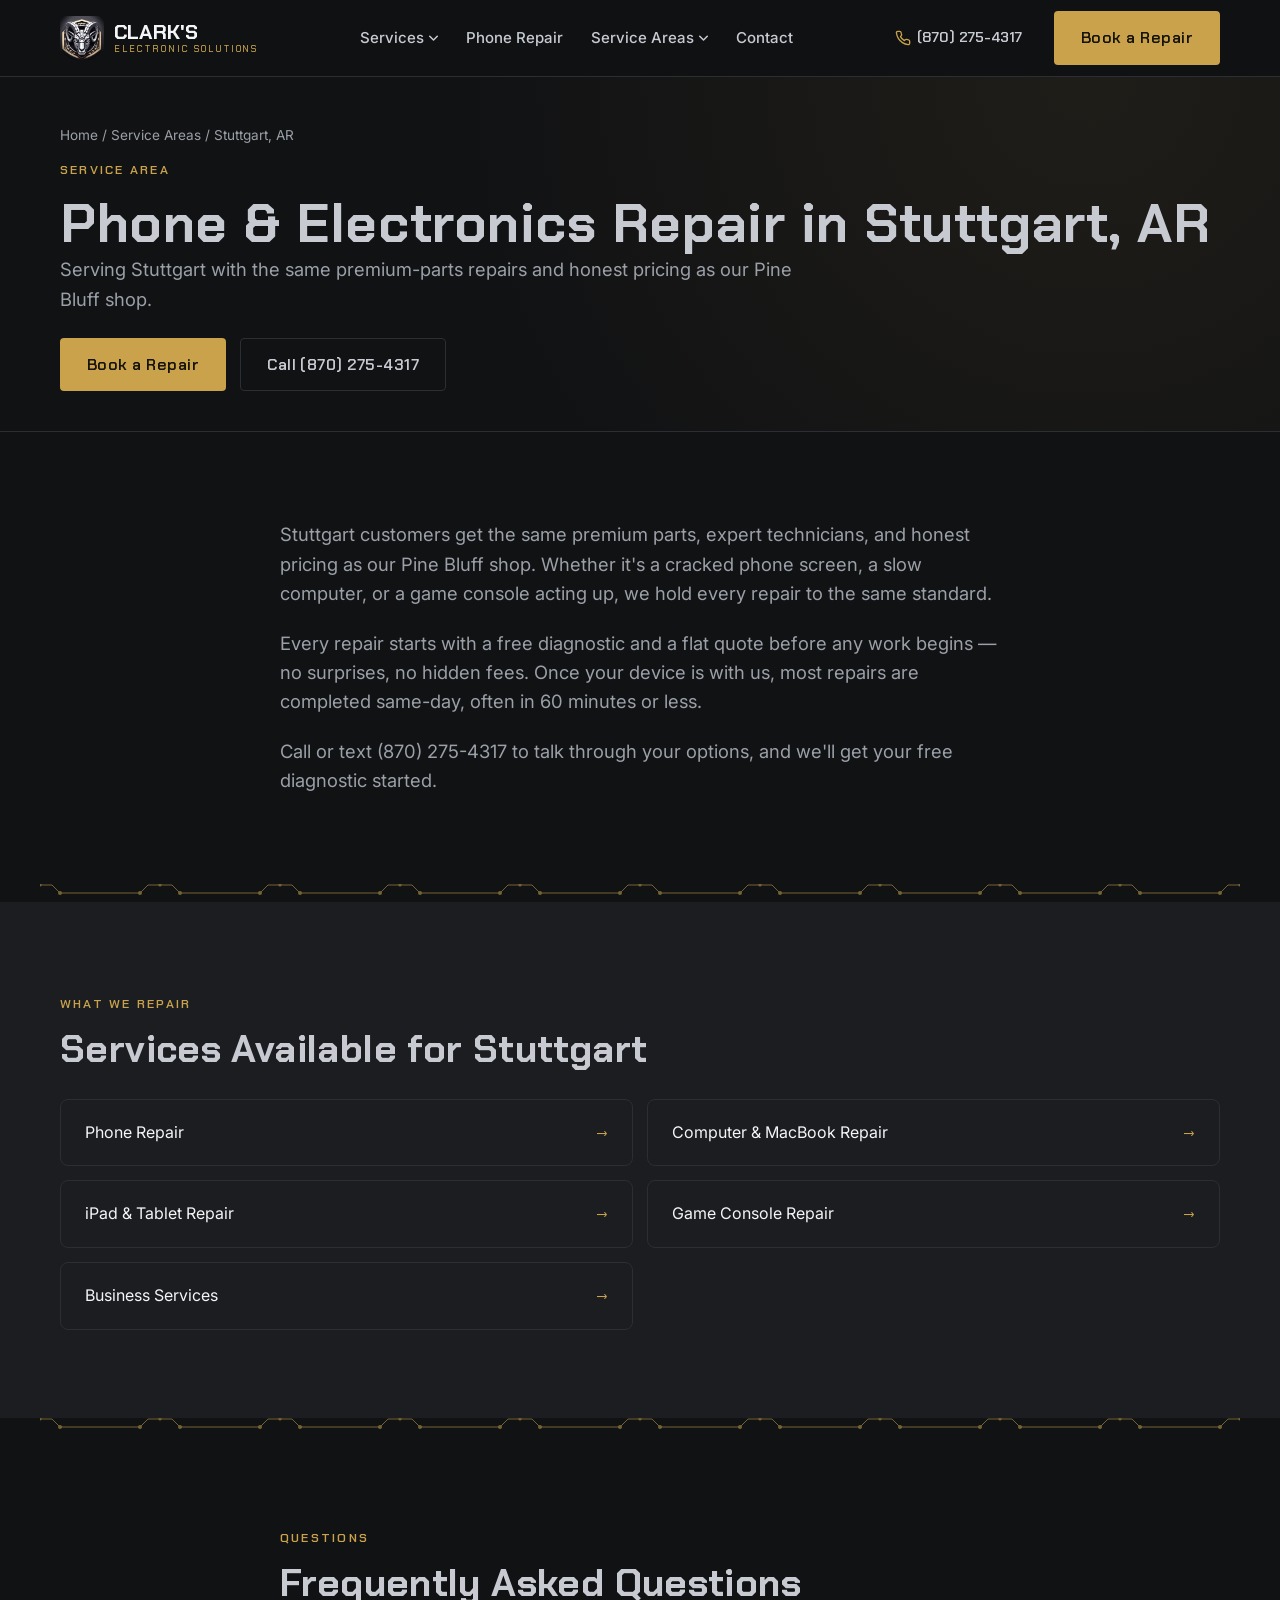
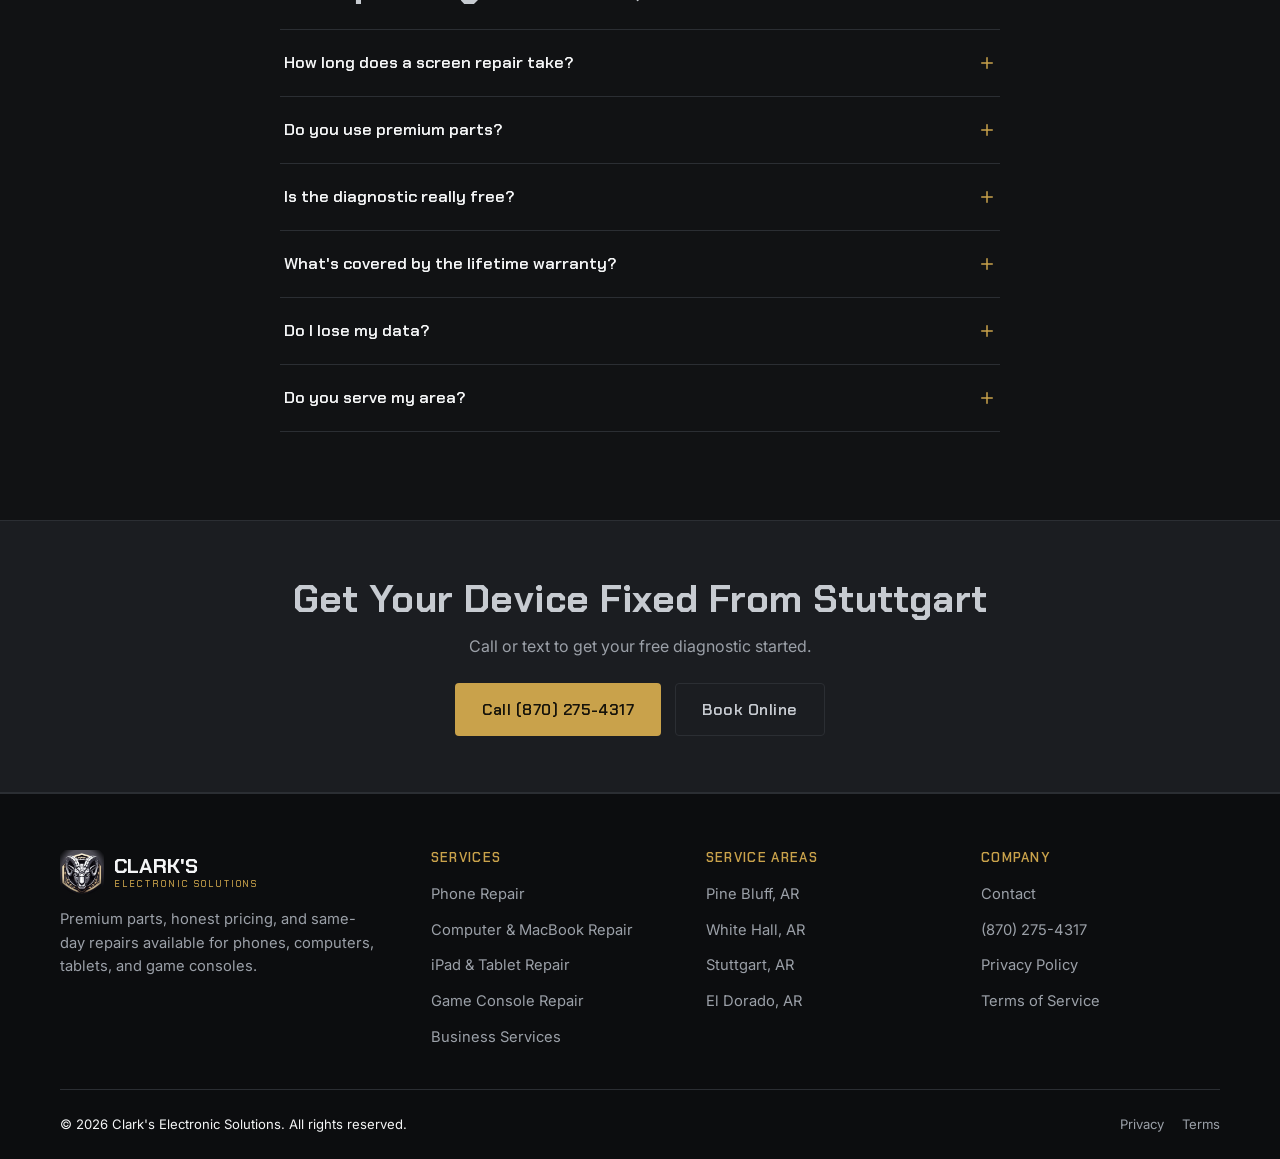
<file: areas/stuttgart-ar.html>
<!DOCTYPE html>
<html lang="en">
<head>
<meta charset="UTF-8">
<meta name="viewport" content="width=device-width, initial-scale=1.0">
<title>Phone & Electronics Repair in Stuttgart, AR | Clark's Electronic Solutions</title>
<meta name="description" content="Clark's Electronic Solutions serves Stuttgart, AR with expert phone, computer, tablet, and game console repair. Free diagnostics, honest pricing. Call (870) 275-4317.">
<link rel="canonical" href="https://clarkselectronicsolutions.com/areas/stuttgart-ar.html">
<meta property="og:type" content="website">
<meta property="og:title" content="Phone & Electronics Repair in Stuttgart, AR | Clark's Electronic Solutions">
<meta property="og:description" content="Expert phone, computer, tablet, and game console repair serving Stuttgart, AR. Free diagnostics, honest pricing.">
<meta property="og:url" content="https://clarkselectronicsolutions.com/areas/stuttgart-ar.html">
<meta property="og:image" content="https://clarkselectronicsolutions.com/assets/img/clarks-emblem.jpg">
<meta property="og:site_name" content="Clark's Electronic Solutions">
<meta name="twitter:card" content="summary_large_image">
<link rel="preconnect" href="https://fonts.googleapis.com">
<link rel="preconnect" href="https://fonts.gstatic.com" crossorigin>
<link href="https://fonts.googleapis.com/css2?family=Chakra+Petch:wght@400;500;600;700&family=Inter:wght@400;500;600;700&display=swap" rel="stylesheet">
<link rel="stylesheet" href="../styles.css">
<!-- TBD: Replace streetAddress and openingHours below with real values before launch -->
<script type="application/ld+json">
{
  "@context": "https://schema.org",
  "@type": "ElectronicsStore",
  "name": "Clark's Electronic Solutions",
  "image": "https://clarkselectronicsolutions.com/assets/img/clarks-emblem.jpg",
  "url": "https://clarkselectronicsolutions.com/",
  "telephone": "+18702754317",
  "priceRange": "$$",
  "address": { "@type": "PostalAddress", "streetAddress": "503 W 29th Ave", "addressLocality": "Pine Bluff", "addressRegion": "AR", "postalCode": "71603", "addressCountry": "US" },
  "openingHours": ["Mo-Fr 09:00-21:00", "Sa 10:00-19:00"],
  "areaServed": { "@type": "City", "name": "Stuttgart, AR" }
}
</script>
</head>
<body>

<header class="site-header">
  <div class="header-inner">
    <a href="../index.html" class="brand">
      <img src="../assets/img/clarks-emblem.jpg" alt="" class="brand-emblem" width="44" height="44">
      <span class="brand-wordmark">
        <span class="brand-name">CLARK'S</span>
        <span class="brand-sub">Electronic Solutions</span>
      </span>
    </a>
    <nav class="primary-nav" aria-label="Primary">
      <ul>
        <li>
          <button class="nav-link" type="button" data-dropdown-toggle aria-expanded="false" aria-controls="dd-services">
            Services
            <svg class="nav-caret" viewBox="0 0 12 8" fill="none"><path d="M1 1L6 6L11 1" stroke="currentColor" stroke-width="2" stroke-linecap="round" stroke-linejoin="round"/></svg>
          </button>
          <div class="dropdown" id="dd-services">
            <a href="../phone-repair.html">iPhone &amp; Samsung Repair</a>
            <a href="../services/computer-repair.html">Computers, Laptops &amp; MacBooks</a>
            <a href="../services/tablet-repair.html">iPad &amp; Tablet Repair</a>
            <a href="../services/game-console-repair.html">Game Console Repair</a>
            <a href="../services/business-services.html">Business &amp; Commercial Services</a>
          </div>
        </li>
        <li><a href="../phone-repair.html" class="nav-link">Phone Repair</a></li>
        <li>
          <button class="nav-link" type="button" data-dropdown-toggle aria-expanded="false" aria-controls="dd-areas">
            Service Areas
            <svg class="nav-caret" viewBox="0 0 12 8" fill="none"><path d="M1 1L6 6L11 1" stroke="currentColor" stroke-width="2" stroke-linecap="round" stroke-linejoin="round"/></svg>
          </button>
          <div class="dropdown" id="dd-areas">
            <a href="pine-bluff-ar.html">Pine Bluff, AR</a>
            <a href="white-hall-ar.html">White Hall, AR</a>
            <a href="stuttgart-ar.html" style="color:var(--gold);">Stuttgart, AR</a>
            <a href="el-dorado-ar.html">El Dorado, AR</a>
          </div>
        </li>
        <li><a href="../contact.html" class="nav-link">Contact</a></li>
      </ul>
    </nav>
    <div class="header-actions">
      <a href="tel:8702754317" class="header-call">
        <svg viewBox="0 0 24 24" fill="none" stroke="currentColor" stroke-width="2" stroke-linecap="round" stroke-linejoin="round"><path d="M22 16.92v3a2 2 0 0 1-2.18 2 19.79 19.79 0 0 1-8.63-3.07 19.5 19.5 0 0 1-6-6 19.79 19.79 0 0 1-3.07-8.67A2 2 0 0 1 4.11 2h3a2 2 0 0 1 2 1.72c.127.96.361 1.903.7 2.81a2 2 0 0 1-.45 2.11L8.09 9.91a16 16 0 0 0 6 6l1.27-1.27a2 2 0 0 1 2.11-.45c.907.339 1.85.573 2.81.7A2 2 0 0 1 22 16.92z"/></svg>
        (870) 275-4317
      </a>
      <a href="tel:8702754317" class="header-call-mobile" aria-label="Call (870) 275-4317">
        <svg viewBox="0 0 24 24" fill="none" stroke="currentColor" stroke-width="2" stroke-linecap="round" stroke-linejoin="round"><path d="M22 16.92v3a2 2 0 0 1-2.18 2 19.79 19.79 0 0 1-8.63-3.07 19.5 19.5 0 0 1-6-6 19.79 19.79 0 0 1-3.07-8.67A2 2 0 0 1 4.11 2h3a2 2 0 0 1 2 1.72c.127.96.361 1.903.7 2.81a2 2 0 0 1-.45 2.11L8.09 9.91a16 16 0 0 0 6 6l1.27-1.27a2 2 0 0 1 2.11-.45c.907.339 1.85.573 2.81.7A2 2 0 0 1 22 16.92z"/></svg>
      </a>
      <a href="../contact.html" class="btn btn-gold">Book a Repair</a>
      <button class="nav-toggle" type="button" data-nav-toggle aria-expanded="false" aria-label="Toggle menu" aria-controls="mobile-nav">
        <span></span><span></span><span></span>
      </button>
    </div>
  </div>
  <div class="mobile-nav" data-mobile-nav id="mobile-nav">
    <div class="mnav-group">
      <button class="mobile-nav-link" type="button" data-mnav-toggle aria-expanded="false" aria-controls="mnav-services">
        Services
        <svg class="mnav-caret" viewBox="0 0 12 8" fill="none"><path d="M1 1L6 6L11 1" stroke="currentColor" stroke-width="2" stroke-linecap="round" stroke-linejoin="round"/></svg>
      </button>
      <div class="mobile-submenu" id="mnav-services">
        <a href="../phone-repair.html">iPhone &amp; Samsung Repair</a>
        <a href="../services/computer-repair.html">Computers, Laptops &amp; MacBooks</a>
        <a href="../services/tablet-repair.html">iPad &amp; Tablet Repair</a>
        <a href="../services/game-console-repair.html">Game Console Repair</a>
        <a href="../services/business-services.html">Business &amp; Commercial Services</a>
      </div>
    </div>
    <div class="mnav-group"><a href="../phone-repair.html" class="mobile-nav-link">Phone Repair</a></div>
    <div class="mnav-group">
      <button class="mobile-nav-link" type="button" data-mnav-toggle aria-expanded="false" aria-controls="mnav-areas">
        Service Areas
        <svg class="mnav-caret" viewBox="0 0 12 8" fill="none"><path d="M1 1L6 6L11 1" stroke="currentColor" stroke-width="2" stroke-linecap="round" stroke-linejoin="round"/></svg>
      </button>
      <div class="mobile-submenu" id="mnav-areas">
        <a href="pine-bluff-ar.html">Pine Bluff, AR</a>
        <a href="white-hall-ar.html">White Hall, AR</a>
        <a href="stuttgart-ar.html">Stuttgart, AR</a>
        <a href="el-dorado-ar.html">El Dorado, AR</a>
      </div>
    </div>
    <div class="mnav-group"><a href="../contact.html" class="mobile-nav-link">Contact</a></div>
    <a href="../contact.html" class="btn btn-gold btn-block">Book a Repair</a>
  </div>
</header>

<main>

  <div class="page-header">
    <div class="container">
      <p class="breadcrumb"><a href="../index.html">Home</a> / Service Areas / Stuttgart, AR</p>
      <span class="eyebrow">Service Area</span>
      <h1>Phone &amp; Electronics Repair in Stuttgart, AR</h1>
      <p class="lede max-w-content">Serving Stuttgart with the same premium-parts repairs and honest pricing as our Pine Bluff shop.</p>
      <div class="btn-row" style="margin-top:24px;">
        <a href="../contact.html" class="btn btn-gold">Book a Repair</a>
        <a href="tel:8702754317" class="btn btn-outline">Call (870) 275-4317</a>
      </div>
    </div>
  </div>

  <section>
    <div class="container max-w-content">
      <p class="lede">Stuttgart customers get the same premium parts, expert technicians, and honest pricing as our Pine Bluff shop. Whether it's a cracked phone screen, a slow computer, or a game console acting up, we hold every repair to the same standard.</p>
      <p>Every repair starts with a free diagnostic and a flat quote before any work begins &mdash; no surprises, no hidden fees. Once your device is with us, most repairs are completed same-day, often in 60 minutes or less.</p>
      <p>Call or text (870) 275-4317 to talk through your options, and we'll get your free diagnostic started.</p>
    </div>
  </section>

  <div class="circuit-rule" role="presentation"></div>

  <section class="alt-bg">
    <div class="container">
      <span class="eyebrow">What We Repair</span>
      <h2 style="margin-bottom:28px;">Services Available for Stuttgart</h2>
      <div class="area-list">
        <a href="../phone-repair.html" class="area-link-card"><span>Phone Repair</span> <span class="arrow">&rarr;</span></a>
        <a href="../services/computer-repair.html" class="area-link-card"><span>Computer &amp; MacBook Repair</span> <span class="arrow">&rarr;</span></a>
        <a href="../services/tablet-repair.html" class="area-link-card"><span>iPad &amp; Tablet Repair</span> <span class="arrow">&rarr;</span></a>
        <a href="../services/game-console-repair.html" class="area-link-card"><span>Game Console Repair</span> <span class="arrow">&rarr;</span></a>
        <a href="../services/business-services.html" class="area-link-card"><span>Business Services</span> <span class="arrow">&rarr;</span></a>
      </div>
    </div>
  </section>

  <div class="circuit-rule" role="presentation"></div>

  <section>
    <div class="container max-w-content">
      <span class="eyebrow">Questions</span>
      <h2 style="margin-bottom:24px;">Frequently Asked Questions</h2>
      <div class="faq-list">
        <div class="faq-item">
          <button class="faq-question" aria-expanded="false" aria-controls="faq-a1">
            How long does a screen repair take?
            <svg class="faq-icon" viewBox="0 0 24 24" fill="none" stroke="currentColor" stroke-width="2" stroke-linecap="round"><line x1="12" y1="5" x2="12" y2="19"/><line x1="5" y1="12" x2="19" y2="12"/></svg>
          </button>
          <div class="faq-answer" id="faq-a1"><p>Most screen repairs are completed same-day, often in 60 minutes or less, once your device is with us.</p></div>
        </div>
        <div class="faq-item">
          <button class="faq-question" aria-expanded="false" aria-controls="faq-a2">
            Do you use premium parts?
            <svg class="faq-icon" viewBox="0 0 24 24" fill="none" stroke="currentColor" stroke-width="2" stroke-linecap="round"><line x1="12" y1="5" x2="12" y2="19"/><line x1="5" y1="12" x2="19" y2="12"/></svg>
          </button>
          <div class="faq-answer" id="faq-a2"><p>Yes. Every part is Q7-grade premium quality and carries a lifetime warranty against manufacturer defects.</p></div>
        </div>
        <div class="faq-item">
          <button class="faq-question" aria-expanded="false" aria-controls="faq-a3">
            Is the diagnostic really free?
            <svg class="faq-icon" viewBox="0 0 24 24" fill="none" stroke="currentColor" stroke-width="2" stroke-linecap="round"><line x1="12" y1="5" x2="12" y2="19"/><line x1="5" y1="12" x2="19" y2="12"/></svg>
          </button>
          <div class="faq-answer" id="faq-a3"><p>Yes, every diagnostic is free with no obligation, and we give you a flat quote before starting any work.</p></div>
        </div>
        <div class="faq-item">
          <button class="faq-question" aria-expanded="false" aria-controls="faq-a4">
            What's covered by the lifetime warranty?
            <svg class="faq-icon" viewBox="0 0 24 24" fill="none" stroke="currentColor" stroke-width="2" stroke-linecap="round"><line x1="12" y1="5" x2="12" y2="19"/><line x1="5" y1="12" x2="19" y2="12"/></svg>
          </button>
          <div class="faq-answer" id="faq-a4"><p>All parts we install are covered for life against manufacturer defects.</p></div>
        </div>
        <div class="faq-item">
          <button class="faq-question" aria-expanded="false" aria-controls="faq-a5">
            Do I lose my data?
            <svg class="faq-icon" viewBox="0 0 24 24" fill="none" stroke="currentColor" stroke-width="2" stroke-linecap="round"><line x1="12" y1="5" x2="12" y2="19"/><line x1="5" y1="12" x2="19" y2="12"/></svg>
          </button>
          <div class="faq-answer" id="faq-a5"><p>No. We protect your data throughout the entire repair process.</p></div>
        </div>
        <div class="faq-item">
          <button class="faq-question" aria-expanded="false" aria-controls="faq-a6">
            Do you serve my area?
            <svg class="faq-icon" viewBox="0 0 24 24" fill="none" stroke="currentColor" stroke-width="2" stroke-linecap="round"><line x1="12" y1="5" x2="12" y2="19"/><line x1="5" y1="12" x2="19" y2="12"/></svg>
          </button>
          <div class="faq-answer" id="faq-a6"><p>Yes &mdash; we proudly serve Stuttgart with the same premium-parts standard as our Pine Bluff shop. Call or text (870) 275-4317 to get started.</p></div>
        </div>
      </div>
    </div>
  </section>

  <section class="contact-cta">
    <div class="container">
      <h2>Get Your Device Fixed From Stuttgart</h2>
      <p>Call or text to get your free diagnostic started.</p>
      <div class="btn-row">
        <a href="tel:8702754317" class="btn btn-gold">Call (870) 275-4317</a>
        <a href="../contact.html" class="btn btn-outline">Book Online</a>
      </div>
    </div>
  </section>

</main>

<footer class="site-footer">
  <div class="container">
    <div class="footer-grid">
      <div class="footer-brand">
        <a href="../index.html" class="brand">
          <img src="../assets/img/clarks-emblem.jpg" alt="" class="brand-emblem" width="44" height="44">
          <span class="brand-wordmark">
            <span class="brand-name">CLARK'S</span>
            <span class="brand-sub">Electronic Solutions</span>
          </span>
        </a>
        <p>Premium parts, honest pricing, and same-day repairs available for phones, computers, tablets, and game consoles.</p>
      </div>
      <div class="footer-col">
        <h5>Services</h5>
        <ul>
          <li><a href="../phone-repair.html">Phone Repair</a></li>
          <li><a href="../services/computer-repair.html">Computer &amp; MacBook Repair</a></li>
          <li><a href="../services/tablet-repair.html">iPad &amp; Tablet Repair</a></li>
          <li><a href="../services/game-console-repair.html">Game Console Repair</a></li>
          <li><a href="../services/business-services.html">Business Services</a></li>
        </ul>
      </div>
      <div class="footer-col">
        <h5>Service Areas</h5>
        <ul>
          <li><a href="pine-bluff-ar.html">Pine Bluff, AR</a></li>
          <li><a href="white-hall-ar.html">White Hall, AR</a></li>
          <li><a href="stuttgart-ar.html">Stuttgart, AR</a></li>
          <li><a href="el-dorado-ar.html">El Dorado, AR</a></li>
        </ul>
      </div>
      <div class="footer-col">
        <h5>Company</h5>
        <ul>
          <li><a href="../contact.html">Contact</a></li>
          <li><a href="tel:8702754317">(870) 275-4317</a></li>
          <li><a href="../privacy.html">Privacy Policy</a></li>
          <li><a href="../terms.html">Terms of Service</a></li>
        </ul>
      </div>
    </div>
    <div class="footer-bottom">
      <p>&copy; 2026 Clark's Electronic Solutions. All rights reserved.</p>
      <div class="footer-legal">
        <a href="../privacy.html">Privacy</a>
        <a href="../terms.html">Terms</a>
      </div>
    </div>
  </div>
</footer>
<script src="../main.js"></script>
</body>
</html>
</file>
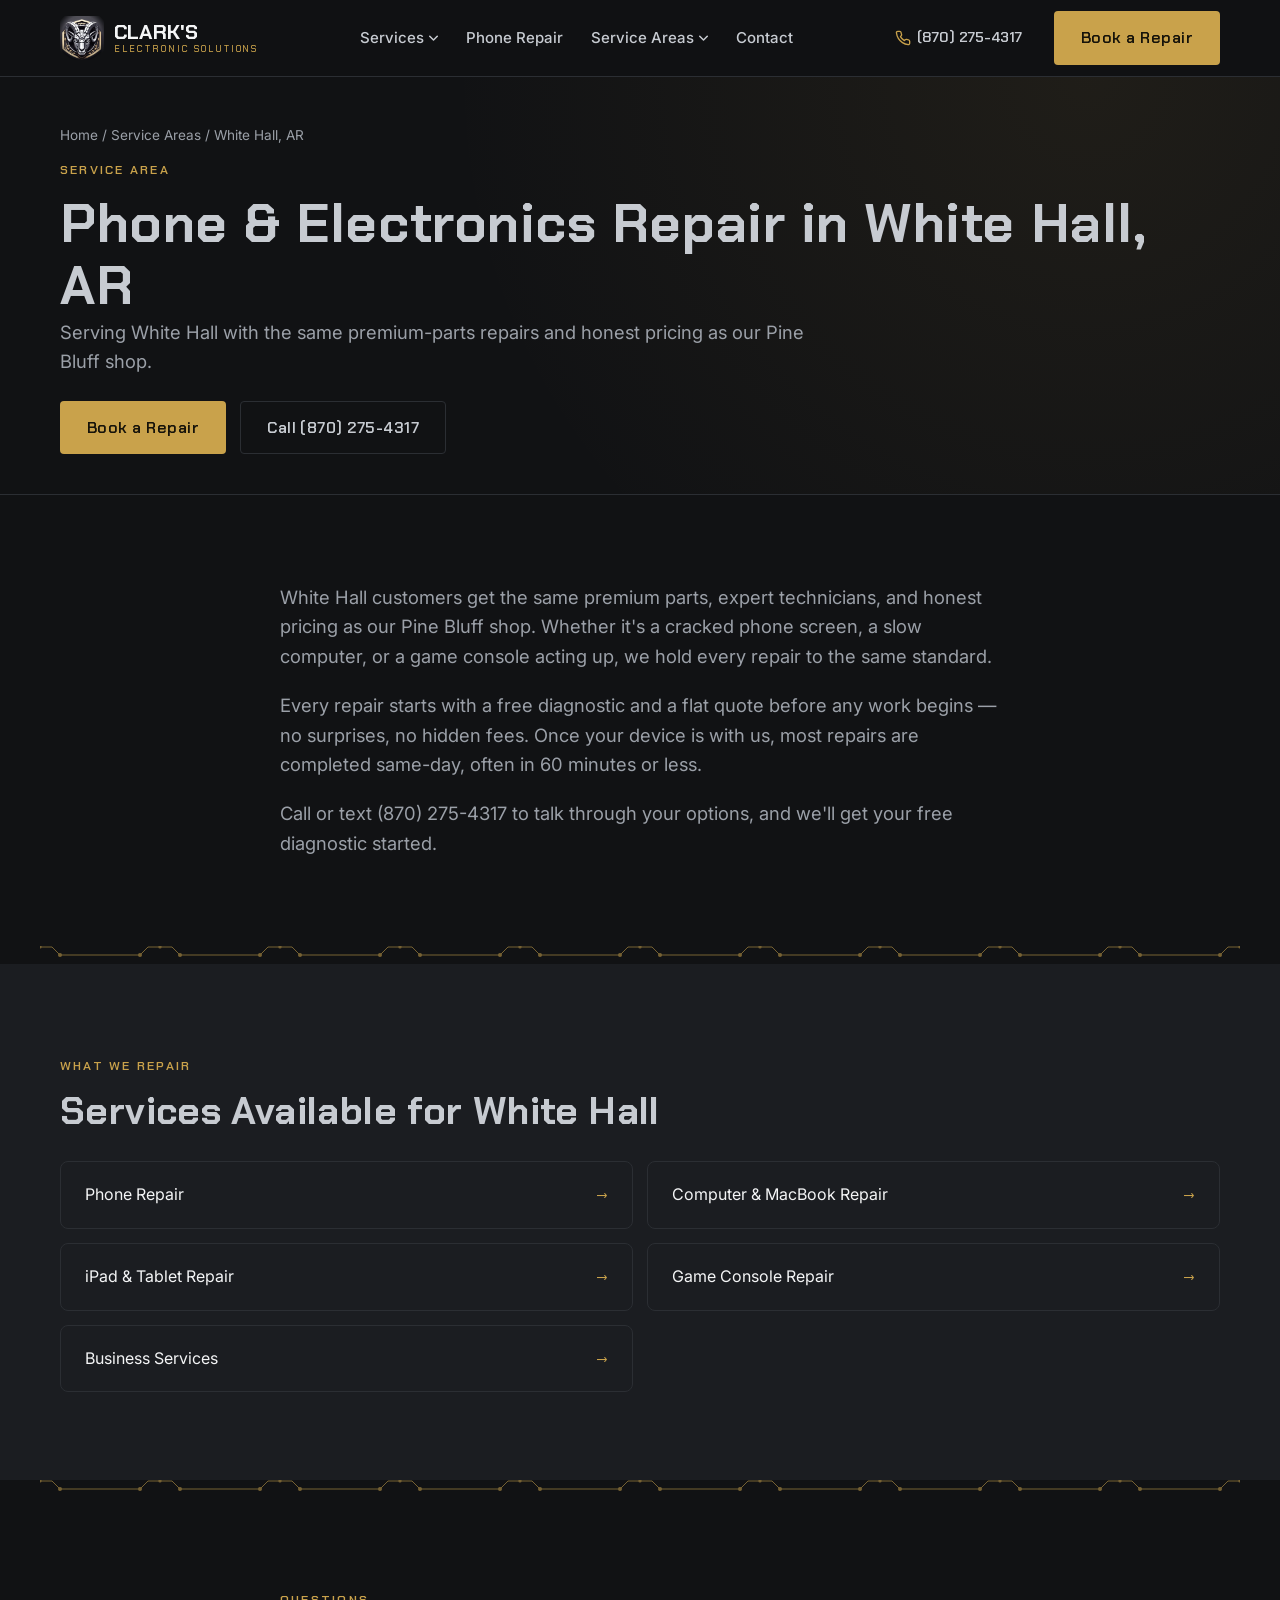
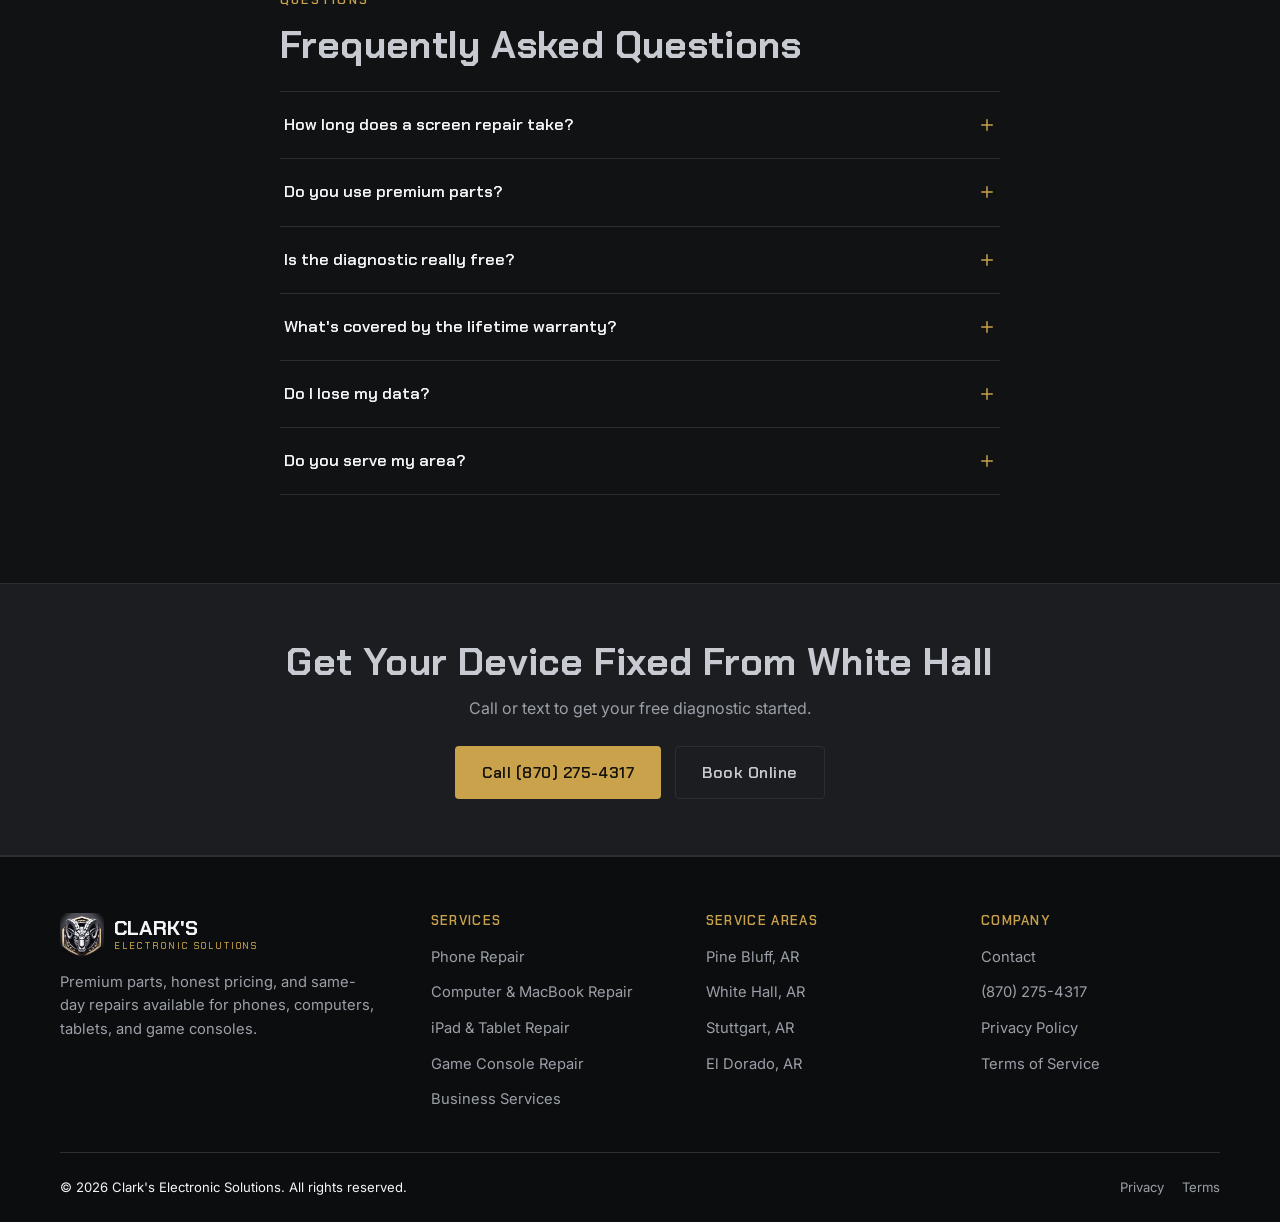
<file: areas/white-hall-ar.html>
<!DOCTYPE html>
<html lang="en">
<head>
<meta charset="UTF-8">
<meta name="viewport" content="width=device-width, initial-scale=1.0">
<title>Phone & Electronics Repair in White Hall, AR | Clark's Electronic Solutions</title>
<meta name="description" content="Clark's Electronic Solutions serves White Hall, AR with expert phone, computer, tablet, and game console repair. Free diagnostics, honest pricing. Call (870) 275-4317.">
<link rel="canonical" href="https://clarkselectronicsolutions.com/areas/white-hall-ar.html">
<meta property="og:type" content="website">
<meta property="og:title" content="Phone & Electronics Repair in White Hall, AR | Clark's Electronic Solutions">
<meta property="og:description" content="Expert phone, computer, tablet, and game console repair serving White Hall, AR. Free diagnostics, honest pricing.">
<meta property="og:url" content="https://clarkselectronicsolutions.com/areas/white-hall-ar.html">
<meta property="og:image" content="https://clarkselectronicsolutions.com/assets/img/clarks-emblem.jpg">
<meta property="og:site_name" content="Clark's Electronic Solutions">
<meta name="twitter:card" content="summary_large_image">
<link rel="preconnect" href="https://fonts.googleapis.com">
<link rel="preconnect" href="https://fonts.gstatic.com" crossorigin>
<link href="https://fonts.googleapis.com/css2?family=Chakra+Petch:wght@400;500;600;700&family=Inter:wght@400;500;600;700&display=swap" rel="stylesheet">
<link rel="stylesheet" href="../styles.css">
<!-- TBD: Replace streetAddress and openingHours below with real values before launch -->
<script type="application/ld+json">
{
  "@context": "https://schema.org",
  "@type": "ElectronicsStore",
  "name": "Clark's Electronic Solutions",
  "image": "https://clarkselectronicsolutions.com/assets/img/clarks-emblem.jpg",
  "url": "https://clarkselectronicsolutions.com/",
  "telephone": "+18702754317",
  "priceRange": "$$",
  "address": { "@type": "PostalAddress", "streetAddress": "503 W 29th Ave", "addressLocality": "Pine Bluff", "addressRegion": "AR", "postalCode": "71603", "addressCountry": "US" },
  "openingHours": ["Mo-Fr 09:00-21:00", "Sa 10:00-19:00"],
  "areaServed": { "@type": "City", "name": "White Hall, AR" }
}
</script>
</head>
<body>

<header class="site-header">
  <div class="header-inner">
    <a href="../index.html" class="brand">
      <img src="../assets/img/clarks-emblem.jpg" alt="" class="brand-emblem" width="44" height="44">
      <span class="brand-wordmark">
        <span class="brand-name">CLARK'S</span>
        <span class="brand-sub">Electronic Solutions</span>
      </span>
    </a>
    <nav class="primary-nav" aria-label="Primary">
      <ul>
        <li>
          <button class="nav-link" type="button" data-dropdown-toggle aria-expanded="false" aria-controls="dd-services">
            Services
            <svg class="nav-caret" viewBox="0 0 12 8" fill="none"><path d="M1 1L6 6L11 1" stroke="currentColor" stroke-width="2" stroke-linecap="round" stroke-linejoin="round"/></svg>
          </button>
          <div class="dropdown" id="dd-services">
            <a href="../phone-repair.html">iPhone &amp; Samsung Repair</a>
            <a href="../services/computer-repair.html">Computers, Laptops &amp; MacBooks</a>
            <a href="../services/tablet-repair.html">iPad &amp; Tablet Repair</a>
            <a href="../services/game-console-repair.html">Game Console Repair</a>
            <a href="../services/business-services.html">Business &amp; Commercial Services</a>
          </div>
        </li>
        <li><a href="../phone-repair.html" class="nav-link">Phone Repair</a></li>
        <li>
          <button class="nav-link" type="button" data-dropdown-toggle aria-expanded="false" aria-controls="dd-areas">
            Service Areas
            <svg class="nav-caret" viewBox="0 0 12 8" fill="none"><path d="M1 1L6 6L11 1" stroke="currentColor" stroke-width="2" stroke-linecap="round" stroke-linejoin="round"/></svg>
          </button>
          <div class="dropdown" id="dd-areas">
            <a href="pine-bluff-ar.html">Pine Bluff, AR</a>
            <a href="white-hall-ar.html" style="color:var(--gold);">White Hall, AR</a>
            <a href="stuttgart-ar.html">Stuttgart, AR</a>
            <a href="el-dorado-ar.html">El Dorado, AR</a>
          </div>
        </li>
        <li><a href="../contact.html" class="nav-link">Contact</a></li>
      </ul>
    </nav>
    <div class="header-actions">
      <a href="tel:8702754317" class="header-call">
        <svg viewBox="0 0 24 24" fill="none" stroke="currentColor" stroke-width="2" stroke-linecap="round" stroke-linejoin="round"><path d="M22 16.92v3a2 2 0 0 1-2.18 2 19.79 19.79 0 0 1-8.63-3.07 19.5 19.5 0 0 1-6-6 19.79 19.79 0 0 1-3.07-8.67A2 2 0 0 1 4.11 2h3a2 2 0 0 1 2 1.72c.127.96.361 1.903.7 2.81a2 2 0 0 1-.45 2.11L8.09 9.91a16 16 0 0 0 6 6l1.27-1.27a2 2 0 0 1 2.11-.45c.907.339 1.85.573 2.81.7A2 2 0 0 1 22 16.92z"/></svg>
        (870) 275-4317
      </a>
      <a href="tel:8702754317" class="header-call-mobile" aria-label="Call (870) 275-4317">
        <svg viewBox="0 0 24 24" fill="none" stroke="currentColor" stroke-width="2" stroke-linecap="round" stroke-linejoin="round"><path d="M22 16.92v3a2 2 0 0 1-2.18 2 19.79 19.79 0 0 1-8.63-3.07 19.5 19.5 0 0 1-6-6 19.79 19.79 0 0 1-3.07-8.67A2 2 0 0 1 4.11 2h3a2 2 0 0 1 2 1.72c.127.96.361 1.903.7 2.81a2 2 0 0 1-.45 2.11L8.09 9.91a16 16 0 0 0 6 6l1.27-1.27a2 2 0 0 1 2.11-.45c.907.339 1.85.573 2.81.7A2 2 0 0 1 22 16.92z"/></svg>
      </a>
      <a href="../contact.html" class="btn btn-gold">Book a Repair</a>
      <button class="nav-toggle" type="button" data-nav-toggle aria-expanded="false" aria-label="Toggle menu" aria-controls="mobile-nav">
        <span></span><span></span><span></span>
      </button>
    </div>
  </div>
  <div class="mobile-nav" data-mobile-nav id="mobile-nav">
    <div class="mnav-group">
      <button class="mobile-nav-link" type="button" data-mnav-toggle aria-expanded="false" aria-controls="mnav-services">
        Services
        <svg class="mnav-caret" viewBox="0 0 12 8" fill="none"><path d="M1 1L6 6L11 1" stroke="currentColor" stroke-width="2" stroke-linecap="round" stroke-linejoin="round"/></svg>
      </button>
      <div class="mobile-submenu" id="mnav-services">
        <a href="../phone-repair.html">iPhone &amp; Samsung Repair</a>
        <a href="../services/computer-repair.html">Computers, Laptops &amp; MacBooks</a>
        <a href="../services/tablet-repair.html">iPad &amp; Tablet Repair</a>
        <a href="../services/game-console-repair.html">Game Console Repair</a>
        <a href="../services/business-services.html">Business &amp; Commercial Services</a>
      </div>
    </div>
    <div class="mnav-group"><a href="../phone-repair.html" class="mobile-nav-link">Phone Repair</a></div>
    <div class="mnav-group">
      <button class="mobile-nav-link" type="button" data-mnav-toggle aria-expanded="false" aria-controls="mnav-areas">
        Service Areas
        <svg class="mnav-caret" viewBox="0 0 12 8" fill="none"><path d="M1 1L6 6L11 1" stroke="currentColor" stroke-width="2" stroke-linecap="round" stroke-linejoin="round"/></svg>
      </button>
      <div class="mobile-submenu" id="mnav-areas">
        <a href="pine-bluff-ar.html">Pine Bluff, AR</a>
        <a href="white-hall-ar.html">White Hall, AR</a>
        <a href="stuttgart-ar.html">Stuttgart, AR</a>
        <a href="el-dorado-ar.html">El Dorado, AR</a>
      </div>
    </div>
    <div class="mnav-group"><a href="../contact.html" class="mobile-nav-link">Contact</a></div>
    <a href="../contact.html" class="btn btn-gold btn-block">Book a Repair</a>
  </div>
</header>

<main>

  <div class="page-header">
    <div class="container">
      <p class="breadcrumb"><a href="../index.html">Home</a> / Service Areas / White Hall, AR</p>
      <span class="eyebrow">Service Area</span>
      <h1>Phone &amp; Electronics Repair in White Hall, AR</h1>
      <p class="lede max-w-content">Serving White Hall with the same premium-parts repairs and honest pricing as our Pine Bluff shop.</p>
      <div class="btn-row" style="margin-top:24px;">
        <a href="../contact.html" class="btn btn-gold">Book a Repair</a>
        <a href="tel:8702754317" class="btn btn-outline">Call (870) 275-4317</a>
      </div>
    </div>
  </div>

  <section>
    <div class="container max-w-content">
      <p class="lede">White Hall customers get the same premium parts, expert technicians, and honest pricing as our Pine Bluff shop. Whether it's a cracked phone screen, a slow computer, or a game console acting up, we hold every repair to the same standard.</p>
      <p>Every repair starts with a free diagnostic and a flat quote before any work begins &mdash; no surprises, no hidden fees. Once your device is with us, most repairs are completed same-day, often in 60 minutes or less.</p>
      <p>Call or text (870) 275-4317 to talk through your options, and we'll get your free diagnostic started.</p>
    </div>
  </section>

  <div class="circuit-rule" role="presentation"></div>

  <section class="alt-bg">
    <div class="container">
      <span class="eyebrow">What We Repair</span>
      <h2 style="margin-bottom:28px;">Services Available for White Hall</h2>
      <div class="area-list">
        <a href="../phone-repair.html" class="area-link-card"><span>Phone Repair</span> <span class="arrow">&rarr;</span></a>
        <a href="../services/computer-repair.html" class="area-link-card"><span>Computer &amp; MacBook Repair</span> <span class="arrow">&rarr;</span></a>
        <a href="../services/tablet-repair.html" class="area-link-card"><span>iPad &amp; Tablet Repair</span> <span class="arrow">&rarr;</span></a>
        <a href="../services/game-console-repair.html" class="area-link-card"><span>Game Console Repair</span> <span class="arrow">&rarr;</span></a>
        <a href="../services/business-services.html" class="area-link-card"><span>Business Services</span> <span class="arrow">&rarr;</span></a>
      </div>
    </div>
  </section>

  <div class="circuit-rule" role="presentation"></div>

  <section>
    <div class="container max-w-content">
      <span class="eyebrow">Questions</span>
      <h2 style="margin-bottom:24px;">Frequently Asked Questions</h2>
      <div class="faq-list">
        <div class="faq-item">
          <button class="faq-question" aria-expanded="false" aria-controls="faq-a1">
            How long does a screen repair take?
            <svg class="faq-icon" viewBox="0 0 24 24" fill="none" stroke="currentColor" stroke-width="2" stroke-linecap="round"><line x1="12" y1="5" x2="12" y2="19"/><line x1="5" y1="12" x2="19" y2="12"/></svg>
          </button>
          <div class="faq-answer" id="faq-a1"><p>Most screen repairs are completed same-day, often in 60 minutes or less, once your device is with us.</p></div>
        </div>
        <div class="faq-item">
          <button class="faq-question" aria-expanded="false" aria-controls="faq-a2">
            Do you use premium parts?
            <svg class="faq-icon" viewBox="0 0 24 24" fill="none" stroke="currentColor" stroke-width="2" stroke-linecap="round"><line x1="12" y1="5" x2="12" y2="19"/><line x1="5" y1="12" x2="19" y2="12"/></svg>
          </button>
          <div class="faq-answer" id="faq-a2"><p>Yes. Every part is Q7-grade premium quality and carries a lifetime warranty against manufacturer defects.</p></div>
        </div>
        <div class="faq-item">
          <button class="faq-question" aria-expanded="false" aria-controls="faq-a3">
            Is the diagnostic really free?
            <svg class="faq-icon" viewBox="0 0 24 24" fill="none" stroke="currentColor" stroke-width="2" stroke-linecap="round"><line x1="12" y1="5" x2="12" y2="19"/><line x1="5" y1="12" x2="19" y2="12"/></svg>
          </button>
          <div class="faq-answer" id="faq-a3"><p>Yes, every diagnostic is free with no obligation, and we give you a flat quote before starting any work.</p></div>
        </div>
        <div class="faq-item">
          <button class="faq-question" aria-expanded="false" aria-controls="faq-a4">
            What's covered by the lifetime warranty?
            <svg class="faq-icon" viewBox="0 0 24 24" fill="none" stroke="currentColor" stroke-width="2" stroke-linecap="round"><line x1="12" y1="5" x2="12" y2="19"/><line x1="5" y1="12" x2="19" y2="12"/></svg>
          </button>
          <div class="faq-answer" id="faq-a4"><p>All parts we install are covered for life against manufacturer defects.</p></div>
        </div>
        <div class="faq-item">
          <button class="faq-question" aria-expanded="false" aria-controls="faq-a5">
            Do I lose my data?
            <svg class="faq-icon" viewBox="0 0 24 24" fill="none" stroke="currentColor" stroke-width="2" stroke-linecap="round"><line x1="12" y1="5" x2="12" y2="19"/><line x1="5" y1="12" x2="19" y2="12"/></svg>
          </button>
          <div class="faq-answer" id="faq-a5"><p>No. We protect your data throughout the entire repair process.</p></div>
        </div>
        <div class="faq-item">
          <button class="faq-question" aria-expanded="false" aria-controls="faq-a6">
            Do you serve my area?
            <svg class="faq-icon" viewBox="0 0 24 24" fill="none" stroke="currentColor" stroke-width="2" stroke-linecap="round"><line x1="12" y1="5" x2="12" y2="19"/><line x1="5" y1="12" x2="19" y2="12"/></svg>
          </button>
          <div class="faq-answer" id="faq-a6"><p>Yes &mdash; we proudly serve White Hall with the same premium-parts standard as our Pine Bluff shop. Call or text (870) 275-4317 to get started.</p></div>
        </div>
      </div>
    </div>
  </section>

  <section class="contact-cta">
    <div class="container">
      <h2>Get Your Device Fixed From White Hall</h2>
      <p>Call or text to get your free diagnostic started.</p>
      <div class="btn-row">
        <a href="tel:8702754317" class="btn btn-gold">Call (870) 275-4317</a>
        <a href="../contact.html" class="btn btn-outline">Book Online</a>
      </div>
    </div>
  </section>

</main>

<footer class="site-footer">
  <div class="container">
    <div class="footer-grid">
      <div class="footer-brand">
        <a href="../index.html" class="brand">
          <img src="../assets/img/clarks-emblem.jpg" alt="" class="brand-emblem" width="44" height="44">
          <span class="brand-wordmark">
            <span class="brand-name">CLARK'S</span>
            <span class="brand-sub">Electronic Solutions</span>
          </span>
        </a>
        <p>Premium parts, honest pricing, and same-day repairs available for phones, computers, tablets, and game consoles.</p>
      </div>
      <div class="footer-col">
        <h5>Services</h5>
        <ul>
          <li><a href="../phone-repair.html">Phone Repair</a></li>
          <li><a href="../services/computer-repair.html">Computer &amp; MacBook Repair</a></li>
          <li><a href="../services/tablet-repair.html">iPad &amp; Tablet Repair</a></li>
          <li><a href="../services/game-console-repair.html">Game Console Repair</a></li>
          <li><a href="../services/business-services.html">Business Services</a></li>
        </ul>
      </div>
      <div class="footer-col">
        <h5>Service Areas</h5>
        <ul>
          <li><a href="pine-bluff-ar.html">Pine Bluff, AR</a></li>
          <li><a href="white-hall-ar.html">White Hall, AR</a></li>
          <li><a href="stuttgart-ar.html">Stuttgart, AR</a></li>
          <li><a href="el-dorado-ar.html">El Dorado, AR</a></li>
        </ul>
      </div>
      <div class="footer-col">
        <h5>Company</h5>
        <ul>
          <li><a href="../contact.html">Contact</a></li>
          <li><a href="tel:8702754317">(870) 275-4317</a></li>
          <li><a href="../privacy.html">Privacy Policy</a></li>
          <li><a href="../terms.html">Terms of Service</a></li>
        </ul>
      </div>
    </div>
    <div class="footer-bottom">
      <p>&copy; 2026 Clark's Electronic Solutions. All rights reserved.</p>
      <div class="footer-legal">
        <a href="../privacy.html">Privacy</a>
        <a href="../terms.html">Terms</a>
      </div>
    </div>
  </div>
</footer>
<script src="../main.js"></script>
</body>
</html>
</file>
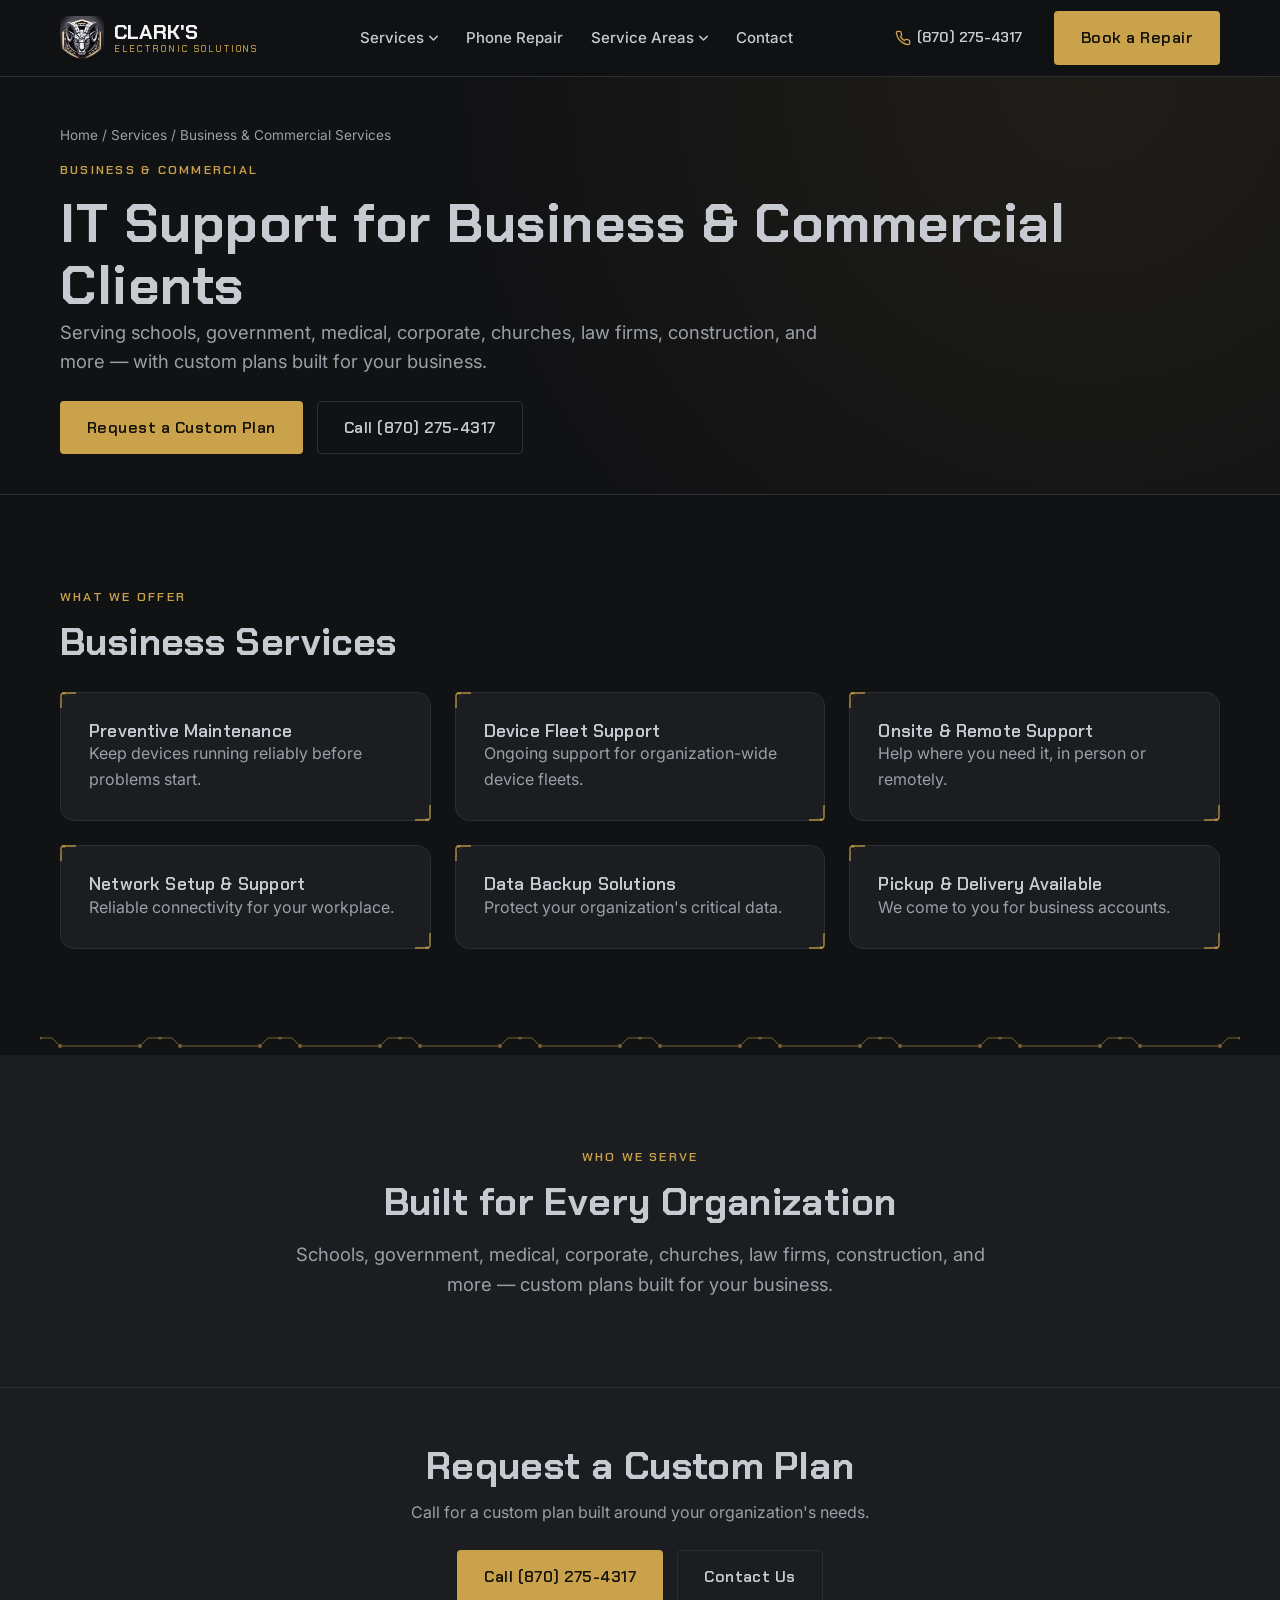
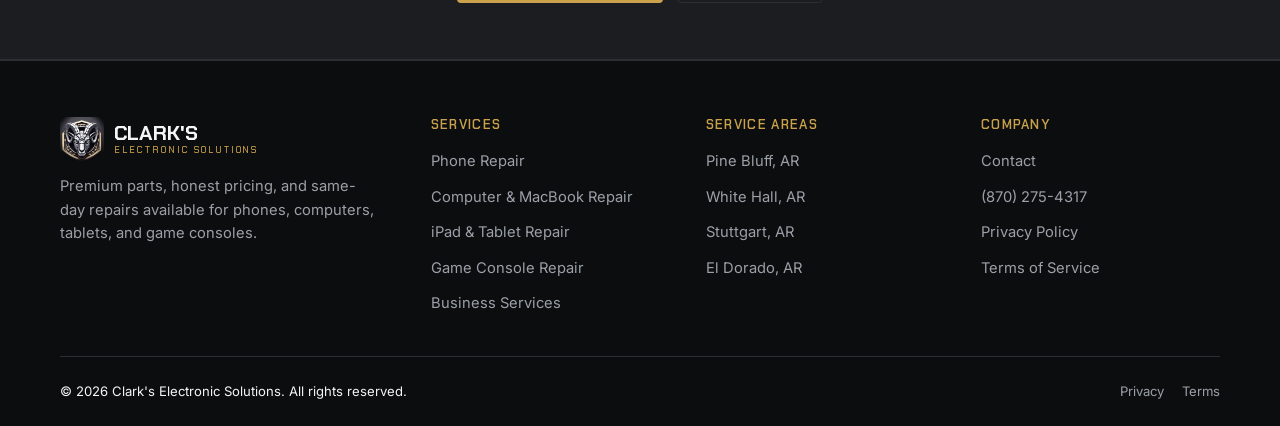
<file: services/business-services.html>
<!DOCTYPE html>
<html lang="en">
<head>
<meta charset="UTF-8">
<meta name="viewport" content="width=device-width, initial-scale=1.0">
<title>Business & Commercial IT Services | Clark's Electronic Solutions</title>
<meta name="description" content="Device fleet support, onsite & remote IT, network setup, and data backup for schools, medical, government, and businesses in Pine Bluff, AR. Call (870) 275-4317.">
<link rel="canonical" href="https://clarkselectronicsolutions.com/services/business-services.html">
<meta property="og:type" content="website">
<meta property="og:title" content="Business & Commercial IT Services | Clark's Electronic Solutions">
<meta property="og:description" content="Device fleet support, onsite & remote IT, network setup, and data backup for schools, medical, government, and businesses.">
<meta property="og:url" content="https://clarkselectronicsolutions.com/services/business-services.html">
<meta property="og:image" content="https://clarkselectronicsolutions.com/assets/img/clarks-emblem.jpg">
<meta property="og:site_name" content="Clark's Electronic Solutions">
<meta name="twitter:card" content="summary_large_image">
<link rel="preconnect" href="https://fonts.googleapis.com">
<link rel="preconnect" href="https://fonts.gstatic.com" crossorigin>
<link href="https://fonts.googleapis.com/css2?family=Chakra+Petch:wght@400;500;600;700&family=Inter:wght@400;500;600;700&display=swap" rel="stylesheet">
<link rel="stylesheet" href="../styles.css">
<!-- TBD: Replace streetAddress and openingHours below with real values before launch -->
<script type="application/ld+json">
{
  "@context": "https://schema.org",
  "@type": "ElectronicsStore",
  "name": "Clark's Electronic Solutions",
  "image": "https://clarkselectronicsolutions.com/assets/img/clarks-emblem.jpg",
  "url": "https://clarkselectronicsolutions.com/",
  "telephone": "+18702754317",
  "priceRange": "$$",
  "address": { "@type": "PostalAddress", "streetAddress": "503 W 29th Ave", "addressLocality": "Pine Bluff", "addressRegion": "AR", "postalCode": "71603", "addressCountry": "US" },
  "openingHours": ["Mo-Fr 09:00-21:00", "Sa 10:00-19:00"]
}
</script>
<script type="application/ld+json">
{
  "@context": "https://schema.org",
  "@type": "Service",
  "serviceType": "Business and Commercial IT Services",
  "provider": { "@type": "ElectronicsStore", "name": "Clark's Electronic Solutions", "telephone": "+18702754317", "url": "https://clarkselectronicsolutions.com/" },
  "areaServed": [
    { "@type": "City", "name": "Pine Bluff, AR" },
    { "@type": "City", "name": "White Hall, AR" },
    { "@type": "City", "name": "Stuttgart, AR" },
    { "@type": "City", "name": "El Dorado, AR" }
  ],
  "url": "https://clarkselectronicsolutions.com/services/business-services.html"
}
</script>
</head>
<body>

<header class="site-header">
  <div class="header-inner">
    <a href="../index.html" class="brand">
      <img src="../assets/img/clarks-emblem.jpg" alt="" class="brand-emblem" width="44" height="44">
      <span class="brand-wordmark">
        <span class="brand-name">CLARK'S</span>
        <span class="brand-sub">Electronic Solutions</span>
      </span>
    </a>
    <nav class="primary-nav" aria-label="Primary">
      <ul>
        <li>
          <button class="nav-link" type="button" data-dropdown-toggle aria-expanded="false" aria-controls="dd-services">
            Services
            <svg class="nav-caret" viewBox="0 0 12 8" fill="none"><path d="M1 1L6 6L11 1" stroke="currentColor" stroke-width="2" stroke-linecap="round" stroke-linejoin="round"/></svg>
          </button>
          <div class="dropdown" id="dd-services">
            <a href="../phone-repair.html">iPhone &amp; Samsung Repair</a>
            <a href="computer-repair.html">Computers, Laptops &amp; MacBooks</a>
            <a href="tablet-repair.html">iPad &amp; Tablet Repair</a>
            <a href="game-console-repair.html">Game Console Repair</a>
            <a href="business-services.html" style="color:var(--gold);">Business &amp; Commercial Services</a>
          </div>
        </li>
        <li><a href="../phone-repair.html" class="nav-link">Phone Repair</a></li>
        <li>
          <button class="nav-link" type="button" data-dropdown-toggle aria-expanded="false" aria-controls="dd-areas">
            Service Areas
            <svg class="nav-caret" viewBox="0 0 12 8" fill="none"><path d="M1 1L6 6L11 1" stroke="currentColor" stroke-width="2" stroke-linecap="round" stroke-linejoin="round"/></svg>
          </button>
          <div class="dropdown" id="dd-areas">
            <a href="../areas/pine-bluff-ar.html">Pine Bluff, AR</a>
            <a href="../areas/white-hall-ar.html">White Hall, AR</a>
            <a href="../areas/stuttgart-ar.html">Stuttgart, AR</a>
            <a href="../areas/el-dorado-ar.html">El Dorado, AR</a>
          </div>
        </li>
        <li><a href="../contact.html" class="nav-link">Contact</a></li>
      </ul>
    </nav>
    <div class="header-actions">
      <a href="tel:8702754317" class="header-call">
        <svg viewBox="0 0 24 24" fill="none" stroke="currentColor" stroke-width="2" stroke-linecap="round" stroke-linejoin="round"><path d="M22 16.92v3a2 2 0 0 1-2.18 2 19.79 19.79 0 0 1-8.63-3.07 19.5 19.5 0 0 1-6-6 19.79 19.79 0 0 1-3.07-8.67A2 2 0 0 1 4.11 2h3a2 2 0 0 1 2 1.72c.127.96.361 1.903.7 2.81a2 2 0 0 1-.45 2.11L8.09 9.91a16 16 0 0 0 6 6l1.27-1.27a2 2 0 0 1 2.11-.45c.907.339 1.85.573 2.81.7A2 2 0 0 1 22 16.92z"/></svg>
        (870) 275-4317
      </a>
      <a href="tel:8702754317" class="header-call-mobile" aria-label="Call (870) 275-4317">
        <svg viewBox="0 0 24 24" fill="none" stroke="currentColor" stroke-width="2" stroke-linecap="round" stroke-linejoin="round"><path d="M22 16.92v3a2 2 0 0 1-2.18 2 19.79 19.79 0 0 1-8.63-3.07 19.5 19.5 0 0 1-6-6 19.79 19.79 0 0 1-3.07-8.67A2 2 0 0 1 4.11 2h3a2 2 0 0 1 2 1.72c.127.96.361 1.903.7 2.81a2 2 0 0 1-.45 2.11L8.09 9.91a16 16 0 0 0 6 6l1.27-1.27a2 2 0 0 1 2.11-.45c.907.339 1.85.573 2.81.7A2 2 0 0 1 22 16.92z"/></svg>
      </a>
      <a href="../contact.html" class="btn btn-gold">Book a Repair</a>
      <button class="nav-toggle" type="button" data-nav-toggle aria-expanded="false" aria-label="Toggle menu" aria-controls="mobile-nav">
        <span></span><span></span><span></span>
      </button>
    </div>
  </div>
  <div class="mobile-nav" data-mobile-nav id="mobile-nav">
    <div class="mnav-group">
      <button class="mobile-nav-link" type="button" data-mnav-toggle aria-expanded="false" aria-controls="mnav-services">
        Services
        <svg class="mnav-caret" viewBox="0 0 12 8" fill="none"><path d="M1 1L6 6L11 1" stroke="currentColor" stroke-width="2" stroke-linecap="round" stroke-linejoin="round"/></svg>
      </button>
      <div class="mobile-submenu" id="mnav-services">
        <a href="../phone-repair.html">iPhone &amp; Samsung Repair</a>
        <a href="computer-repair.html">Computers, Laptops &amp; MacBooks</a>
        <a href="tablet-repair.html">iPad &amp; Tablet Repair</a>
        <a href="game-console-repair.html">Game Console Repair</a>
        <a href="business-services.html">Business &amp; Commercial Services</a>
      </div>
    </div>
    <div class="mnav-group"><a href="../phone-repair.html" class="mobile-nav-link">Phone Repair</a></div>
    <div class="mnav-group">
      <button class="mobile-nav-link" type="button" data-mnav-toggle aria-expanded="false" aria-controls="mnav-areas">
        Service Areas
        <svg class="mnav-caret" viewBox="0 0 12 8" fill="none"><path d="M1 1L6 6L11 1" stroke="currentColor" stroke-width="2" stroke-linecap="round" stroke-linejoin="round"/></svg>
      </button>
      <div class="mobile-submenu" id="mnav-areas">
        <a href="../areas/pine-bluff-ar.html">Pine Bluff, AR</a>
        <a href="../areas/white-hall-ar.html">White Hall, AR</a>
        <a href="../areas/stuttgart-ar.html">Stuttgart, AR</a>
        <a href="../areas/el-dorado-ar.html">El Dorado, AR</a>
      </div>
    </div>
    <div class="mnav-group"><a href="../contact.html" class="mobile-nav-link">Contact</a></div>
    <a href="../contact.html" class="btn btn-gold btn-block">Book a Repair</a>
  </div>
</header>

<main>

  <div class="page-header">
    <div class="container">
      <p class="breadcrumb"><a href="../index.html">Home</a> / Services / Business &amp; Commercial Services</p>
      <span class="eyebrow">Business &amp; Commercial</span>
      <h1>IT Support for Business &amp; Commercial Clients</h1>
      <p class="lede max-w-content">Serving schools, government, medical, corporate, churches, law firms, construction, and more &mdash; with custom plans built for your business.</p>
      <div class="btn-row" style="margin-top:24px;">
        <a href="../contact.html" class="btn btn-gold">Request a Custom Plan</a>
        <a href="tel:8702754317" class="btn btn-outline">Call (870) 275-4317</a>
      </div>
    </div>
  </div>

  <section>
    <div class="container">
      <span class="eyebrow">What We Offer</span>
      <h2 style="margin-bottom:28px;">Business Services</h2>
      <div class="grid cols-3">
        <div class="card corner-accent">
          <h4>Preventive Maintenance</h4>
          <p class="text-muted">Keep devices running reliably before problems start.</p>
        </div>
        <div class="card corner-accent">
          <h4>Device Fleet Support</h4>
          <p class="text-muted">Ongoing support for organization-wide device fleets.</p>
        </div>
        <div class="card corner-accent">
          <h4>Onsite &amp; Remote Support</h4>
          <p class="text-muted">Help where you need it, in person or remotely.</p>
        </div>
        <div class="card corner-accent">
          <h4>Network Setup &amp; Support</h4>
          <p class="text-muted">Reliable connectivity for your workplace.</p>
        </div>
        <div class="card corner-accent">
          <h4>Data Backup Solutions</h4>
          <p class="text-muted">Protect your organization's critical data.</p>
        </div>
        <div class="card corner-accent">
          <h4>Pickup &amp; Delivery Available</h4>
          <p class="text-muted">We come to you for business accounts.</p>
        </div>
      </div>
    </div>
  </section>

  <div class="circuit-rule" role="presentation"></div>

  <section class="alt-bg">
    <div class="container center max-w-content" style="margin:0 auto;">
      <span class="eyebrow">Who We Serve</span>
      <h2 style="margin-bottom:16px;">Built for Every Organization</h2>
      <p class="lede">Schools, government, medical, corporate, churches, law firms, construction, and more &mdash; custom plans built for your business.</p>
    </div>
  </section>

  <section class="contact-cta">
    <div class="container">
      <h2>Request a Custom Plan</h2>
      <p>Call for a custom plan built around your organization's needs.</p>
      <div class="btn-row">
        <a href="tel:8702754317" class="btn btn-gold">Call (870) 275-4317</a>
        <a href="../contact.html" class="btn btn-outline">Contact Us</a>
      </div>
    </div>
  </section>

</main>

<footer class="site-footer">
  <div class="container">
    <div class="footer-grid">
      <div class="footer-brand">
        <a href="../index.html" class="brand">
          <img src="../assets/img/clarks-emblem.jpg" alt="" class="brand-emblem" width="44" height="44">
          <span class="brand-wordmark">
            <span class="brand-name">CLARK'S</span>
            <span class="brand-sub">Electronic Solutions</span>
          </span>
        </a>
        <p>Premium parts, honest pricing, and same-day repairs available for phones, computers, tablets, and game consoles.</p>
      </div>
      <div class="footer-col">
        <h5>Services</h5>
        <ul>
          <li><a href="../phone-repair.html">Phone Repair</a></li>
          <li><a href="computer-repair.html">Computer &amp; MacBook Repair</a></li>
          <li><a href="tablet-repair.html">iPad &amp; Tablet Repair</a></li>
          <li><a href="game-console-repair.html">Game Console Repair</a></li>
          <li><a href="business-services.html">Business Services</a></li>
        </ul>
      </div>
      <div class="footer-col">
        <h5>Service Areas</h5>
        <ul>
          <li><a href="../areas/pine-bluff-ar.html">Pine Bluff, AR</a></li>
          <li><a href="../areas/white-hall-ar.html">White Hall, AR</a></li>
          <li><a href="../areas/stuttgart-ar.html">Stuttgart, AR</a></li>
          <li><a href="../areas/el-dorado-ar.html">El Dorado, AR</a></li>
        </ul>
      </div>
      <div class="footer-col">
        <h5>Company</h5>
        <ul>
          <li><a href="../contact.html">Contact</a></li>
          <li><a href="tel:8702754317">(870) 275-4317</a></li>
          <li><a href="../privacy.html">Privacy Policy</a></li>
          <li><a href="../terms.html">Terms of Service</a></li>
        </ul>
      </div>
    </div>
    <div class="footer-bottom">
      <p>&copy; 2026 Clark's Electronic Solutions. All rights reserved.</p>
      <div class="footer-legal">
        <a href="../privacy.html">Privacy</a>
        <a href="../terms.html">Terms</a>
      </div>
    </div>
  </div>
</footer>
<script src="../main.js"></script>
</body>
</html>
</file>
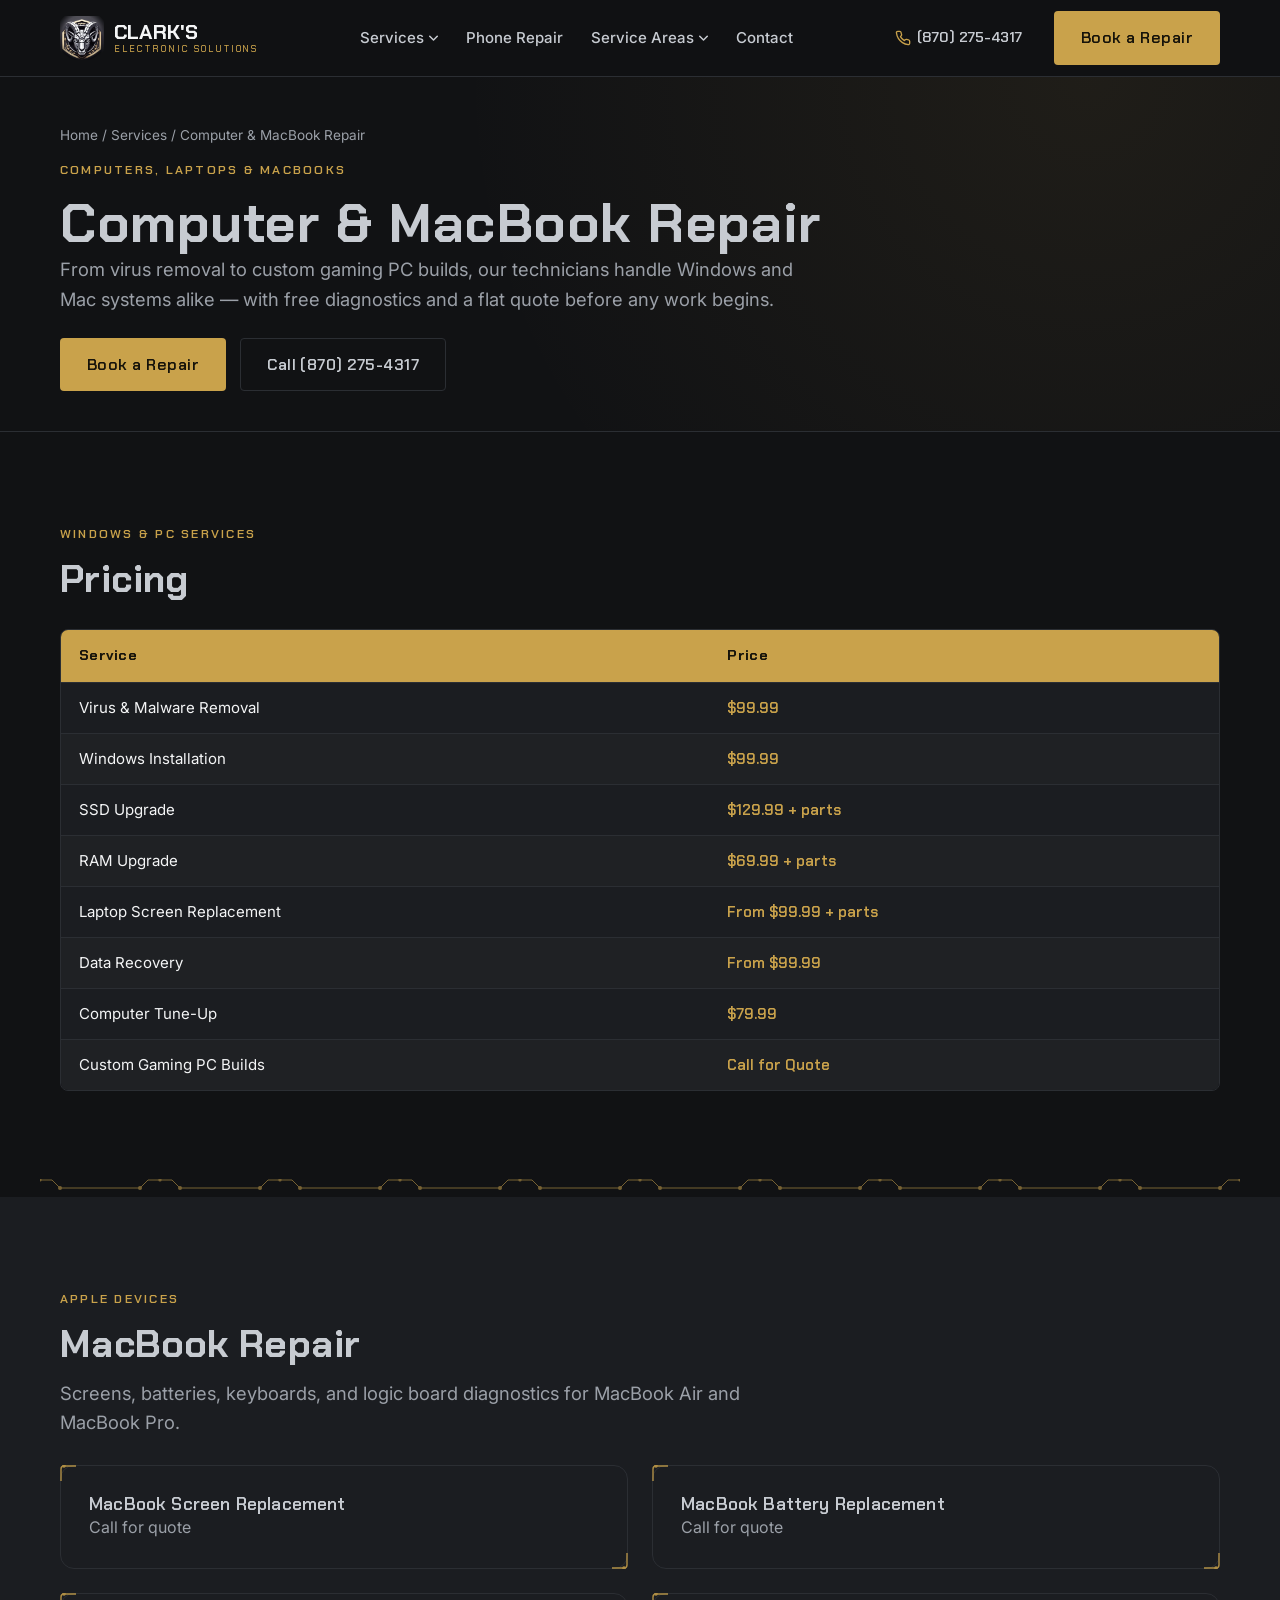
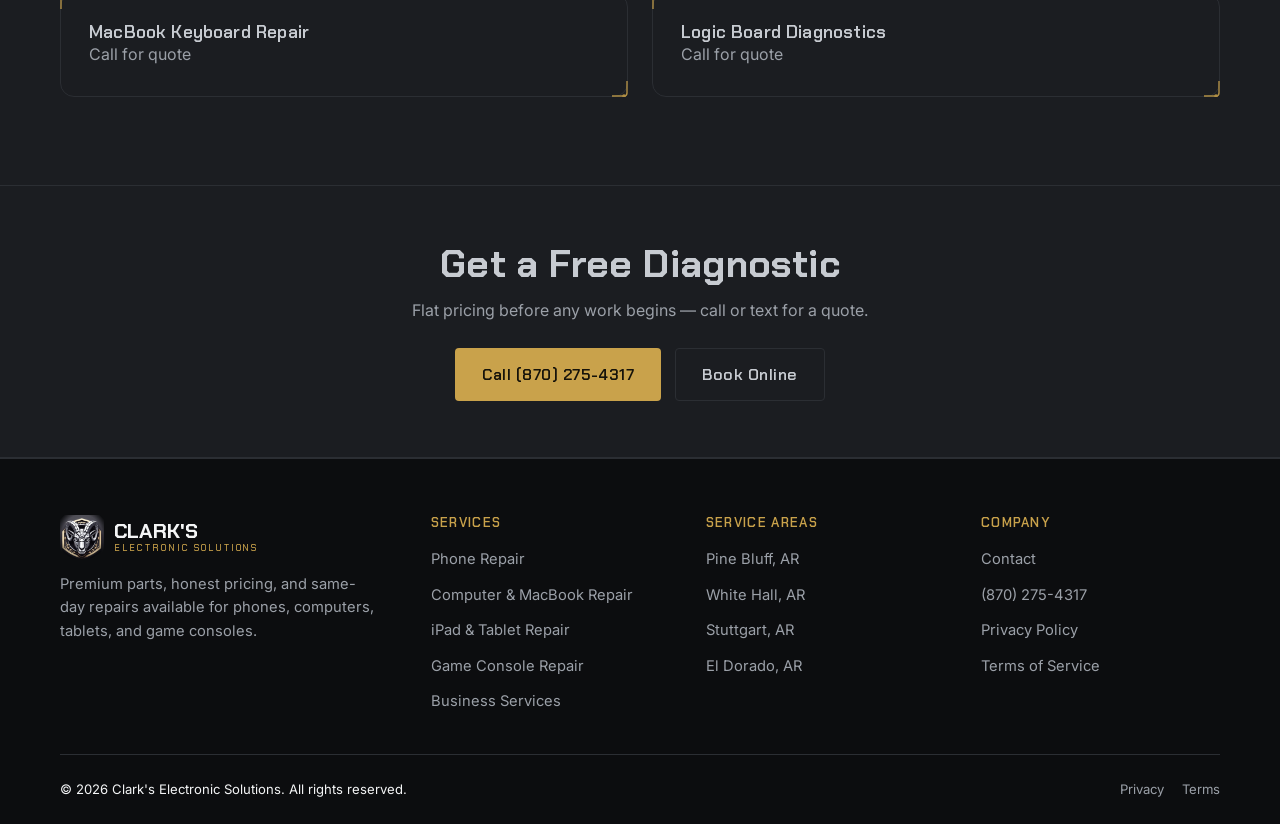
<file: services/computer-repair.html>
<!DOCTYPE html>
<html lang="en">
<head>
<meta charset="UTF-8">
<meta name="viewport" content="width=device-width, initial-scale=1.0">
<title>Computer, Laptop & MacBook Repair | Clark's Electronic Solutions</title>
<meta name="description" content="Virus removal, SSD/RAM upgrades, screen repair, data recovery, and MacBook repair in Pine Bluff, AR. Free diagnostics, flat pricing. Call (870) 275-4317.">
<link rel="canonical" href="https://clarkselectronicsolutions.com/services/computer-repair.html">
<meta property="og:type" content="website">
<meta property="og:title" content="Computer, Laptop & MacBook Repair | Clark's Electronic Solutions">
<meta property="og:description" content="Virus removal, SSD/RAM upgrades, screen repair, data recovery, and MacBook repair. Free diagnostics, flat pricing.">
<meta property="og:url" content="https://clarkselectronicsolutions.com/services/computer-repair.html">
<meta property="og:image" content="https://clarkselectronicsolutions.com/assets/img/clarks-emblem.jpg">
<meta property="og:site_name" content="Clark's Electronic Solutions">
<meta name="twitter:card" content="summary_large_image">
<link rel="preconnect" href="https://fonts.googleapis.com">
<link rel="preconnect" href="https://fonts.gstatic.com" crossorigin>
<link href="https://fonts.googleapis.com/css2?family=Chakra+Petch:wght@400;500;600;700&family=Inter:wght@400;500;600;700&display=swap" rel="stylesheet">
<link rel="stylesheet" href="../styles.css">
<!-- TBD: Replace streetAddress and openingHours below with real values before launch -->
<script type="application/ld+json">
{
  "@context": "https://schema.org",
  "@type": "ElectronicsStore",
  "name": "Clark's Electronic Solutions",
  "image": "https://clarkselectronicsolutions.com/assets/img/clarks-emblem.jpg",
  "url": "https://clarkselectronicsolutions.com/",
  "telephone": "+18702754317",
  "priceRange": "$$",
  "address": { "@type": "PostalAddress", "streetAddress": "503 W 29th Ave", "addressLocality": "Pine Bluff", "addressRegion": "AR", "postalCode": "71603", "addressCountry": "US" },
  "openingHours": ["Mo-Fr 09:00-21:00", "Sa 10:00-19:00"]
}
</script>
<script type="application/ld+json">
{
  "@context": "https://schema.org",
  "@type": "Service",
  "serviceType": "Computer and MacBook Repair",
  "provider": { "@type": "ElectronicsStore", "name": "Clark's Electronic Solutions", "telephone": "+18702754317", "url": "https://clarkselectronicsolutions.com/" },
  "areaServed": [
    { "@type": "City", "name": "Pine Bluff, AR" },
    { "@type": "City", "name": "White Hall, AR" },
    { "@type": "City", "name": "Stuttgart, AR" },
    { "@type": "City", "name": "El Dorado, AR" }
  ],
  "url": "https://clarkselectronicsolutions.com/services/computer-repair.html"
}
</script>
</head>
<body>

<header class="site-header">
  <div class="header-inner">
    <a href="../index.html" class="brand">
      <img src="../assets/img/clarks-emblem.jpg" alt="" class="brand-emblem" width="44" height="44">
      <span class="brand-wordmark">
        <span class="brand-name">CLARK'S</span>
        <span class="brand-sub">Electronic Solutions</span>
      </span>
    </a>
    <nav class="primary-nav" aria-label="Primary">
      <ul>
        <li>
          <button class="nav-link" type="button" data-dropdown-toggle aria-expanded="false" aria-controls="dd-services">
            Services
            <svg class="nav-caret" viewBox="0 0 12 8" fill="none"><path d="M1 1L6 6L11 1" stroke="currentColor" stroke-width="2" stroke-linecap="round" stroke-linejoin="round"/></svg>
          </button>
          <div class="dropdown" id="dd-services">
            <a href="../phone-repair.html">iPhone &amp; Samsung Repair</a>
            <a href="computer-repair.html" style="color:var(--gold);">Computers, Laptops &amp; MacBooks</a>
            <a href="tablet-repair.html">iPad &amp; Tablet Repair</a>
            <a href="game-console-repair.html">Game Console Repair</a>
            <a href="business-services.html">Business &amp; Commercial Services</a>
          </div>
        </li>
        <li><a href="../phone-repair.html" class="nav-link">Phone Repair</a></li>
        <li>
          <button class="nav-link" type="button" data-dropdown-toggle aria-expanded="false" aria-controls="dd-areas">
            Service Areas
            <svg class="nav-caret" viewBox="0 0 12 8" fill="none"><path d="M1 1L6 6L11 1" stroke="currentColor" stroke-width="2" stroke-linecap="round" stroke-linejoin="round"/></svg>
          </button>
          <div class="dropdown" id="dd-areas">
            <a href="../areas/pine-bluff-ar.html">Pine Bluff, AR</a>
            <a href="../areas/white-hall-ar.html">White Hall, AR</a>
            <a href="../areas/stuttgart-ar.html">Stuttgart, AR</a>
            <a href="../areas/el-dorado-ar.html">El Dorado, AR</a>
          </div>
        </li>
        <li><a href="../contact.html" class="nav-link">Contact</a></li>
      </ul>
    </nav>
    <div class="header-actions">
      <a href="tel:8702754317" class="header-call">
        <svg viewBox="0 0 24 24" fill="none" stroke="currentColor" stroke-width="2" stroke-linecap="round" stroke-linejoin="round"><path d="M22 16.92v3a2 2 0 0 1-2.18 2 19.79 19.79 0 0 1-8.63-3.07 19.5 19.5 0 0 1-6-6 19.79 19.79 0 0 1-3.07-8.67A2 2 0 0 1 4.11 2h3a2 2 0 0 1 2 1.72c.127.96.361 1.903.7 2.81a2 2 0 0 1-.45 2.11L8.09 9.91a16 16 0 0 0 6 6l1.27-1.27a2 2 0 0 1 2.11-.45c.907.339 1.85.573 2.81.7A2 2 0 0 1 22 16.92z"/></svg>
        (870) 275-4317
      </a>
      <a href="tel:8702754317" class="header-call-mobile" aria-label="Call (870) 275-4317">
        <svg viewBox="0 0 24 24" fill="none" stroke="currentColor" stroke-width="2" stroke-linecap="round" stroke-linejoin="round"><path d="M22 16.92v3a2 2 0 0 1-2.18 2 19.79 19.79 0 0 1-8.63-3.07 19.5 19.5 0 0 1-6-6 19.79 19.79 0 0 1-3.07-8.67A2 2 0 0 1 4.11 2h3a2 2 0 0 1 2 1.72c.127.96.361 1.903.7 2.81a2 2 0 0 1-.45 2.11L8.09 9.91a16 16 0 0 0 6 6l1.27-1.27a2 2 0 0 1 2.11-.45c.907.339 1.85.573 2.81.7A2 2 0 0 1 22 16.92z"/></svg>
      </a>
      <a href="../contact.html" class="btn btn-gold">Book a Repair</a>
      <button class="nav-toggle" type="button" data-nav-toggle aria-expanded="false" aria-label="Toggle menu" aria-controls="mobile-nav">
        <span></span><span></span><span></span>
      </button>
    </div>
  </div>
  <div class="mobile-nav" data-mobile-nav id="mobile-nav">
    <div class="mnav-group">
      <button class="mobile-nav-link" type="button" data-mnav-toggle aria-expanded="false" aria-controls="mnav-services">
        Services
        <svg class="mnav-caret" viewBox="0 0 12 8" fill="none"><path d="M1 1L6 6L11 1" stroke="currentColor" stroke-width="2" stroke-linecap="round" stroke-linejoin="round"/></svg>
      </button>
      <div class="mobile-submenu" id="mnav-services">
        <a href="../phone-repair.html">iPhone &amp; Samsung Repair</a>
        <a href="computer-repair.html">Computers, Laptops &amp; MacBooks</a>
        <a href="tablet-repair.html">iPad &amp; Tablet Repair</a>
        <a href="game-console-repair.html">Game Console Repair</a>
        <a href="business-services.html">Business &amp; Commercial Services</a>
      </div>
    </div>
    <div class="mnav-group"><a href="../phone-repair.html" class="mobile-nav-link">Phone Repair</a></div>
    <div class="mnav-group">
      <button class="mobile-nav-link" type="button" data-mnav-toggle aria-expanded="false" aria-controls="mnav-areas">
        Service Areas
        <svg class="mnav-caret" viewBox="0 0 12 8" fill="none"><path d="M1 1L6 6L11 1" stroke="currentColor" stroke-width="2" stroke-linecap="round" stroke-linejoin="round"/></svg>
      </button>
      <div class="mobile-submenu" id="mnav-areas">
        <a href="../areas/pine-bluff-ar.html">Pine Bluff, AR</a>
        <a href="../areas/white-hall-ar.html">White Hall, AR</a>
        <a href="../areas/stuttgart-ar.html">Stuttgart, AR</a>
        <a href="../areas/el-dorado-ar.html">El Dorado, AR</a>
      </div>
    </div>
    <div class="mnav-group"><a href="../contact.html" class="mobile-nav-link">Contact</a></div>
    <a href="../contact.html" class="btn btn-gold btn-block">Book a Repair</a>
  </div>
</header>

<main>

  <div class="page-header">
    <div class="container">
      <p class="breadcrumb"><a href="../index.html">Home</a> / <a href="../index.html#services">Services</a> / Computer &amp; MacBook Repair</p>
      <span class="eyebrow">Computers, Laptops &amp; MacBooks</span>
      <h1>Computer &amp; MacBook Repair</h1>
      <p class="lede max-w-content">From virus removal to custom gaming PC builds, our technicians handle Windows and Mac systems alike &mdash; with free diagnostics and a flat quote before any work begins.</p>
      <div class="btn-row" style="margin-top:24px;">
        <a href="../contact.html" class="btn btn-gold">Book a Repair</a>
        <a href="tel:8702754317" class="btn btn-outline">Call (870) 275-4317</a>
      </div>
    </div>
  </div>

  <section>
    <div class="container">
      <span class="eyebrow">Windows &amp; PC Services</span>
      <h2 style="margin-bottom:28px;">Pricing</h2>
      <div class="table-scroll">
        <table class="price-table">
          <thead><tr><th>Service</th><th>Price</th></tr></thead>
          <tbody>
            <tr><td>Virus &amp; Malware Removal</td><td class="price">$99.99</td></tr>
            <tr><td>Windows Installation</td><td class="price">$99.99</td></tr>
            <tr><td>SSD Upgrade</td><td class="price">$129.99 + parts</td></tr>
            <tr><td>RAM Upgrade</td><td class="price">$69.99 + parts</td></tr>
            <tr><td>Laptop Screen Replacement</td><td class="price">From $99.99 + parts</td></tr>
            <tr><td>Data Recovery</td><td class="price">From $99.99</td></tr>
            <tr><td>Computer Tune-Up</td><td class="price">$79.99</td></tr>
            <tr><td>Custom Gaming PC Builds</td><td class="price">Call for Quote</td></tr>
          </tbody>
        </table>
      </div>
    </div>
  </section>

  <div class="circuit-rule" role="presentation"></div>

  <section class="alt-bg">
    <div class="container">
      <span class="eyebrow">Apple Devices</span>
      <h2 style="margin-bottom:12px;">MacBook Repair</h2>
      <p class="lede max-w-content" style="margin-bottom:28px;">Screens, batteries, keyboards, and logic board diagnostics for MacBook Air and MacBook Pro.</p>
      <div class="grid cols-2">
        <div class="card corner-accent"><h4>MacBook Screen Replacement</h4><p class="text-muted">Call for quote</p></div>
        <div class="card corner-accent"><h4>MacBook Battery Replacement</h4><p class="text-muted">Call for quote</p></div>
        <div class="card corner-accent"><h4>MacBook Keyboard Repair</h4><p class="text-muted">Call for quote</p></div>
        <div class="card corner-accent"><h4>Logic Board Diagnostics</h4><p class="text-muted">Call for quote</p></div>
      </div>
    </div>
  </section>

  <section class="contact-cta">
    <div class="container">
      <h2>Get a Free Diagnostic</h2>
      <p>Flat pricing before any work begins &mdash; call or text for a quote.</p>
      <div class="btn-row">
        <a href="tel:8702754317" class="btn btn-gold">Call (870) 275-4317</a>
        <a href="../contact.html" class="btn btn-outline">Book Online</a>
      </div>
    </div>
  </section>

</main>

<footer class="site-footer">
  <div class="container">
    <div class="footer-grid">
      <div class="footer-brand">
        <a href="../index.html" class="brand">
          <img src="../assets/img/clarks-emblem.jpg" alt="" class="brand-emblem" width="44" height="44">
          <span class="brand-wordmark">
            <span class="brand-name">CLARK'S</span>
            <span class="brand-sub">Electronic Solutions</span>
          </span>
        </a>
        <p>Premium parts, honest pricing, and same-day repairs available for phones, computers, tablets, and game consoles.</p>
      </div>
      <div class="footer-col">
        <h5>Services</h5>
        <ul>
          <li><a href="../phone-repair.html">Phone Repair</a></li>
          <li><a href="computer-repair.html">Computer &amp; MacBook Repair</a></li>
          <li><a href="tablet-repair.html">iPad &amp; Tablet Repair</a></li>
          <li><a href="game-console-repair.html">Game Console Repair</a></li>
          <li><a href="business-services.html">Business Services</a></li>
        </ul>
      </div>
      <div class="footer-col">
        <h5>Service Areas</h5>
        <ul>
          <li><a href="../areas/pine-bluff-ar.html">Pine Bluff, AR</a></li>
          <li><a href="../areas/white-hall-ar.html">White Hall, AR</a></li>
          <li><a href="../areas/stuttgart-ar.html">Stuttgart, AR</a></li>
          <li><a href="../areas/el-dorado-ar.html">El Dorado, AR</a></li>
        </ul>
      </div>
      <div class="footer-col">
        <h5>Company</h5>
        <ul>
          <li><a href="../contact.html">Contact</a></li>
          <li><a href="tel:8702754317">(870) 275-4317</a></li>
          <li><a href="../privacy.html">Privacy Policy</a></li>
          <li><a href="../terms.html">Terms of Service</a></li>
        </ul>
      </div>
    </div>
    <div class="footer-bottom">
      <p>&copy; 2026 Clark's Electronic Solutions. All rights reserved.</p>
      <div class="footer-legal">
        <a href="../privacy.html">Privacy</a>
        <a href="../terms.html">Terms</a>
      </div>
    </div>
  </div>
</footer>
<script src="../main.js"></script>
</body>
</html>
</file>
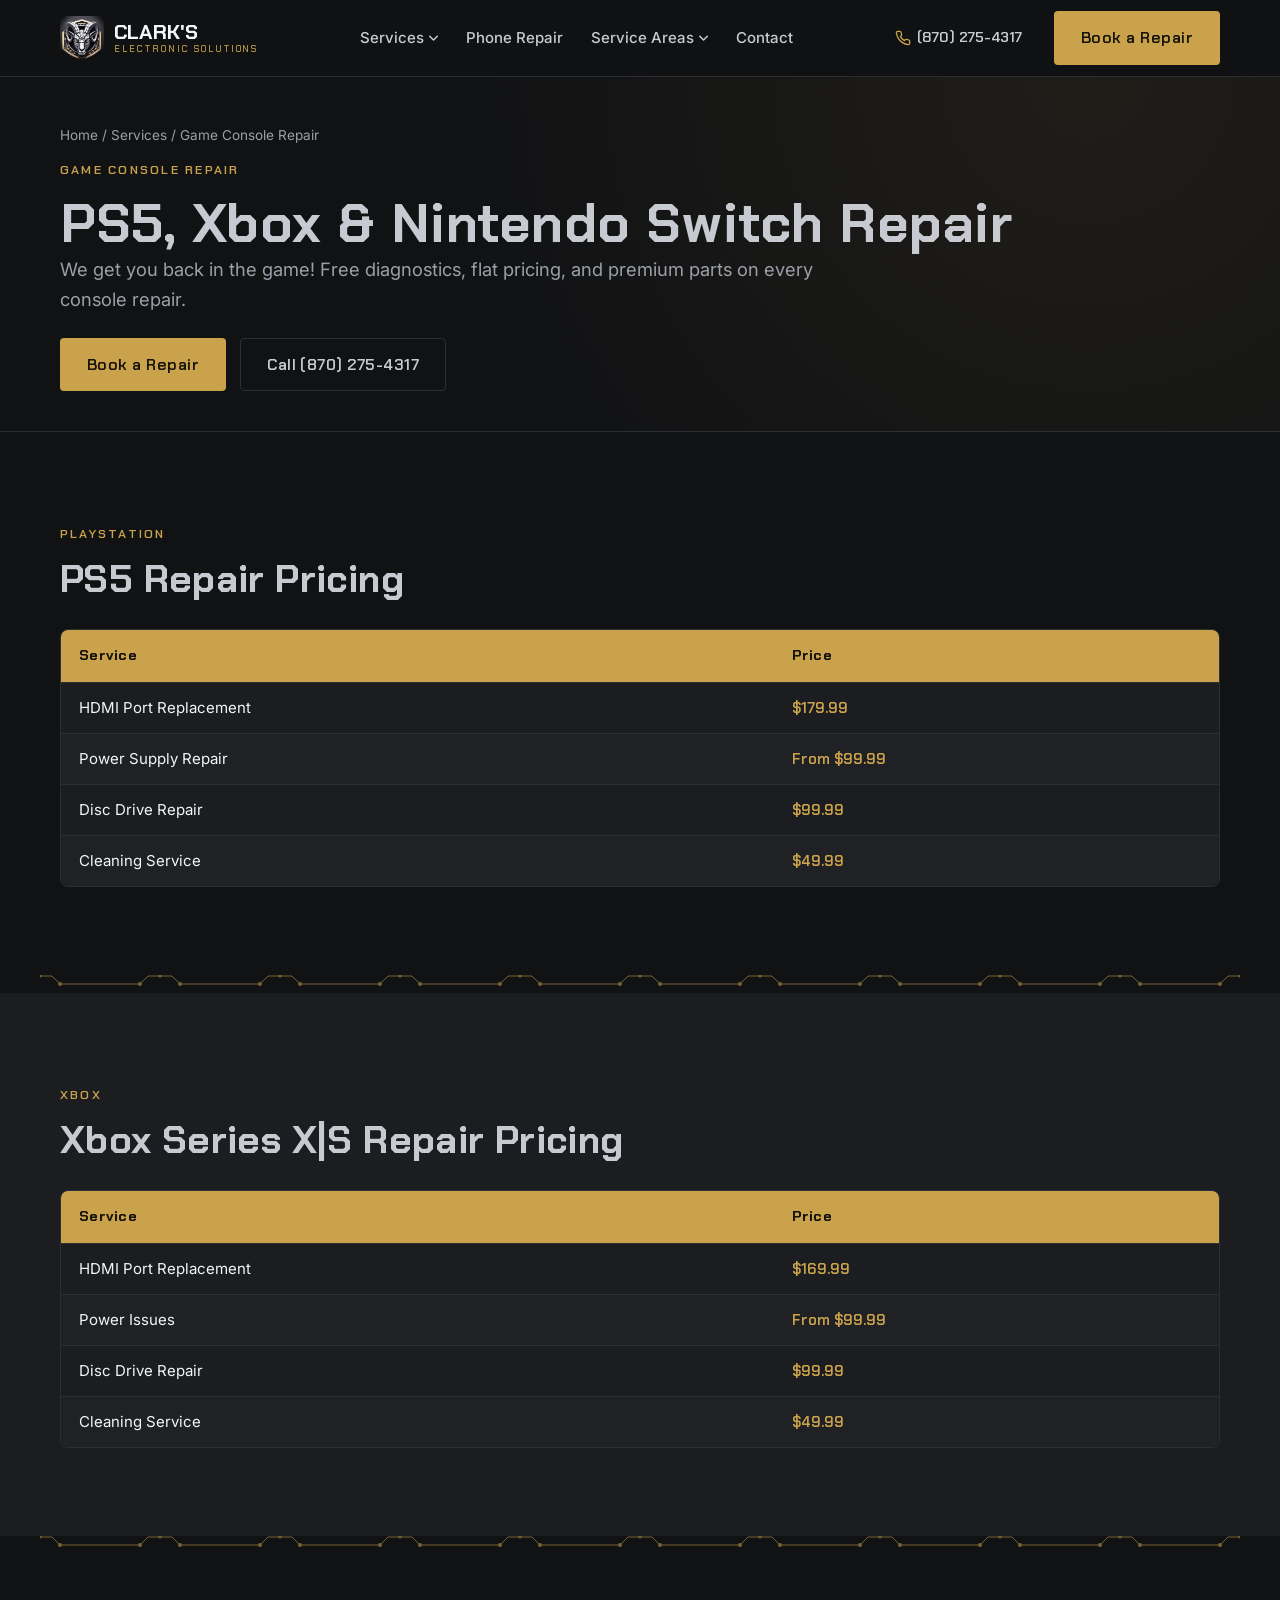
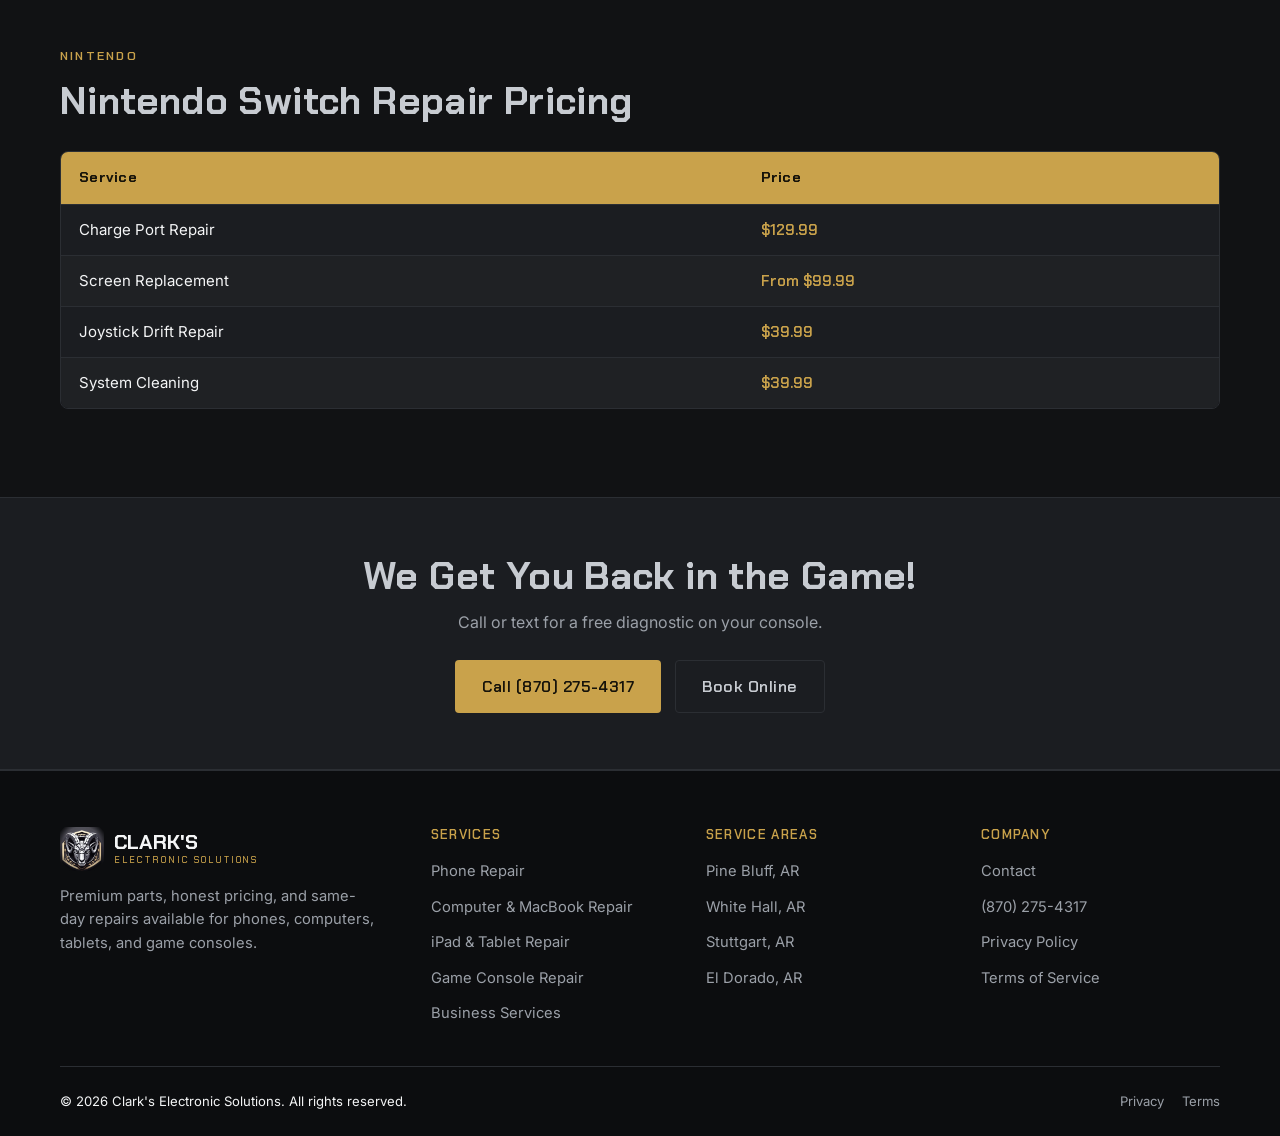
<file: services/game-console-repair.html>
<!DOCTYPE html>
<html lang="en">
<head>
<meta charset="UTF-8">
<meta name="viewport" content="width=device-width, initial-scale=1.0">
<title>Game Console Repair: PS5, Xbox, Switch | Clark's Electronic Solutions</title>
<meta name="description" content="PS5, Xbox Series X|S, and Nintendo Switch repair in Pine Bluff, AR. HDMI ports, power supplies, disc drives, joystick drift, and cleaning. Call (870) 275-4317.">
<link rel="canonical" href="https://clarkselectronicsolutions.com/services/game-console-repair.html">
<meta property="og:type" content="website">
<meta property="og:title" content="Game Console Repair: PS5, Xbox, Switch | Clark's Electronic Solutions">
<meta property="og:description" content="PS5, Xbox Series X|S, and Nintendo Switch repair. HDMI ports, power supplies, disc drives, joystick drift, and cleaning.">
<meta property="og:url" content="https://clarkselectronicsolutions.com/services/game-console-repair.html">
<meta property="og:image" content="https://clarkselectronicsolutions.com/assets/img/clarks-emblem.jpg">
<meta property="og:site_name" content="Clark's Electronic Solutions">
<meta name="twitter:card" content="summary_large_image">
<link rel="preconnect" href="https://fonts.googleapis.com">
<link rel="preconnect" href="https://fonts.gstatic.com" crossorigin>
<link href="https://fonts.googleapis.com/css2?family=Chakra+Petch:wght@400;500;600;700&family=Inter:wght@400;500;600;700&display=swap" rel="stylesheet">
<link rel="stylesheet" href="../styles.css">
<!-- TBD: Replace streetAddress and openingHours below with real values before launch -->
<script type="application/ld+json">
{
  "@context": "https://schema.org",
  "@type": "ElectronicsStore",
  "name": "Clark's Electronic Solutions",
  "image": "https://clarkselectronicsolutions.com/assets/img/clarks-emblem.jpg",
  "url": "https://clarkselectronicsolutions.com/",
  "telephone": "+18702754317",
  "priceRange": "$$",
  "address": { "@type": "PostalAddress", "streetAddress": "503 W 29th Ave", "addressLocality": "Pine Bluff", "addressRegion": "AR", "postalCode": "71603", "addressCountry": "US" },
  "openingHours": ["Mo-Fr 09:00-21:00", "Sa 10:00-19:00"]
}
</script>
<script type="application/ld+json">
{
  "@context": "https://schema.org",
  "@type": "Service",
  "serviceType": "Game Console Repair",
  "provider": { "@type": "ElectronicsStore", "name": "Clark's Electronic Solutions", "telephone": "+18702754317", "url": "https://clarkselectronicsolutions.com/" },
  "areaServed": [
    { "@type": "City", "name": "Pine Bluff, AR" },
    { "@type": "City", "name": "White Hall, AR" },
    { "@type": "City", "name": "Stuttgart, AR" },
    { "@type": "City", "name": "El Dorado, AR" }
  ],
  "url": "https://clarkselectronicsolutions.com/services/game-console-repair.html"
}
</script>
</head>
<body>

<header class="site-header">
  <div class="header-inner">
    <a href="../index.html" class="brand">
      <img src="../assets/img/clarks-emblem.jpg" alt="" class="brand-emblem" width="44" height="44">
      <span class="brand-wordmark">
        <span class="brand-name">CLARK'S</span>
        <span class="brand-sub">Electronic Solutions</span>
      </span>
    </a>
    <nav class="primary-nav" aria-label="Primary">
      <ul>
        <li>
          <button class="nav-link" type="button" data-dropdown-toggle aria-expanded="false" aria-controls="dd-services">
            Services
            <svg class="nav-caret" viewBox="0 0 12 8" fill="none"><path d="M1 1L6 6L11 1" stroke="currentColor" stroke-width="2" stroke-linecap="round" stroke-linejoin="round"/></svg>
          </button>
          <div class="dropdown" id="dd-services">
            <a href="../phone-repair.html">iPhone &amp; Samsung Repair</a>
            <a href="computer-repair.html">Computers, Laptops &amp; MacBooks</a>
            <a href="tablet-repair.html">iPad &amp; Tablet Repair</a>
            <a href="game-console-repair.html" style="color:var(--gold);">Game Console Repair</a>
            <a href="business-services.html">Business &amp; Commercial Services</a>
          </div>
        </li>
        <li><a href="../phone-repair.html" class="nav-link">Phone Repair</a></li>
        <li>
          <button class="nav-link" type="button" data-dropdown-toggle aria-expanded="false" aria-controls="dd-areas">
            Service Areas
            <svg class="nav-caret" viewBox="0 0 12 8" fill="none"><path d="M1 1L6 6L11 1" stroke="currentColor" stroke-width="2" stroke-linecap="round" stroke-linejoin="round"/></svg>
          </button>
          <div class="dropdown" id="dd-areas">
            <a href="../areas/pine-bluff-ar.html">Pine Bluff, AR</a>
            <a href="../areas/white-hall-ar.html">White Hall, AR</a>
            <a href="../areas/stuttgart-ar.html">Stuttgart, AR</a>
            <a href="../areas/el-dorado-ar.html">El Dorado, AR</a>
          </div>
        </li>
        <li><a href="../contact.html" class="nav-link">Contact</a></li>
      </ul>
    </nav>
    <div class="header-actions">
      <a href="tel:8702754317" class="header-call">
        <svg viewBox="0 0 24 24" fill="none" stroke="currentColor" stroke-width="2" stroke-linecap="round" stroke-linejoin="round"><path d="M22 16.92v3a2 2 0 0 1-2.18 2 19.79 19.79 0 0 1-8.63-3.07 19.5 19.5 0 0 1-6-6 19.79 19.79 0 0 1-3.07-8.67A2 2 0 0 1 4.11 2h3a2 2 0 0 1 2 1.72c.127.96.361 1.903.7 2.81a2 2 0 0 1-.45 2.11L8.09 9.91a16 16 0 0 0 6 6l1.27-1.27a2 2 0 0 1 2.11-.45c.907.339 1.85.573 2.81.7A2 2 0 0 1 22 16.92z"/></svg>
        (870) 275-4317
      </a>
      <a href="tel:8702754317" class="header-call-mobile" aria-label="Call (870) 275-4317">
        <svg viewBox="0 0 24 24" fill="none" stroke="currentColor" stroke-width="2" stroke-linecap="round" stroke-linejoin="round"><path d="M22 16.92v3a2 2 0 0 1-2.18 2 19.79 19.79 0 0 1-8.63-3.07 19.5 19.5 0 0 1-6-6 19.79 19.79 0 0 1-3.07-8.67A2 2 0 0 1 4.11 2h3a2 2 0 0 1 2 1.72c.127.96.361 1.903.7 2.81a2 2 0 0 1-.45 2.11L8.09 9.91a16 16 0 0 0 6 6l1.27-1.27a2 2 0 0 1 2.11-.45c.907.339 1.85.573 2.81.7A2 2 0 0 1 22 16.92z"/></svg>
      </a>
      <a href="../contact.html" class="btn btn-gold">Book a Repair</a>
      <button class="nav-toggle" type="button" data-nav-toggle aria-expanded="false" aria-label="Toggle menu" aria-controls="mobile-nav">
        <span></span><span></span><span></span>
      </button>
    </div>
  </div>
  <div class="mobile-nav" data-mobile-nav id="mobile-nav">
    <div class="mnav-group">
      <button class="mobile-nav-link" type="button" data-mnav-toggle aria-expanded="false" aria-controls="mnav-services">
        Services
        <svg class="mnav-caret" viewBox="0 0 12 8" fill="none"><path d="M1 1L6 6L11 1" stroke="currentColor" stroke-width="2" stroke-linecap="round" stroke-linejoin="round"/></svg>
      </button>
      <div class="mobile-submenu" id="mnav-services">
        <a href="../phone-repair.html">iPhone &amp; Samsung Repair</a>
        <a href="computer-repair.html">Computers, Laptops &amp; MacBooks</a>
        <a href="tablet-repair.html">iPad &amp; Tablet Repair</a>
        <a href="game-console-repair.html">Game Console Repair</a>
        <a href="business-services.html">Business &amp; Commercial Services</a>
      </div>
    </div>
    <div class="mnav-group"><a href="../phone-repair.html" class="mobile-nav-link">Phone Repair</a></div>
    <div class="mnav-group">
      <button class="mobile-nav-link" type="button" data-mnav-toggle aria-expanded="false" aria-controls="mnav-areas">
        Service Areas
        <svg class="mnav-caret" viewBox="0 0 12 8" fill="none"><path d="M1 1L6 6L11 1" stroke="currentColor" stroke-width="2" stroke-linecap="round" stroke-linejoin="round"/></svg>
      </button>
      <div class="mobile-submenu" id="mnav-areas">
        <a href="../areas/pine-bluff-ar.html">Pine Bluff, AR</a>
        <a href="../areas/white-hall-ar.html">White Hall, AR</a>
        <a href="../areas/stuttgart-ar.html">Stuttgart, AR</a>
        <a href="../areas/el-dorado-ar.html">El Dorado, AR</a>
      </div>
    </div>
    <div class="mnav-group"><a href="../contact.html" class="mobile-nav-link">Contact</a></div>
    <a href="../contact.html" class="btn btn-gold btn-block">Book a Repair</a>
  </div>
</header>

<main>

  <div class="page-header">
    <div class="container">
      <p class="breadcrumb"><a href="../index.html">Home</a> / Services / Game Console Repair</p>
      <span class="eyebrow">Game Console Repair</span>
      <h1>PS5, Xbox &amp; Nintendo Switch Repair</h1>
      <p class="lede max-w-content">We get you back in the game! Free diagnostics, flat pricing, and premium parts on every console repair.</p>
      <div class="btn-row" style="margin-top:24px;">
        <a href="../contact.html" class="btn btn-gold">Book a Repair</a>
        <a href="tel:8702754317" class="btn btn-outline">Call (870) 275-4317</a>
      </div>
    </div>
  </div>

  <section>
    <div class="container">
      <span class="eyebrow">PlayStation</span>
      <h2 style="margin-bottom:28px;">PS5 Repair Pricing</h2>
      <div class="table-scroll">
        <table class="price-table">
          <thead><tr><th>Service</th><th>Price</th></tr></thead>
          <tbody>
            <tr><td>HDMI Port Replacement</td><td class="price">$179.99</td></tr>
            <tr><td>Power Supply Repair</td><td class="price">From $99.99</td></tr>
            <tr><td>Disc Drive Repair</td><td class="price">$99.99</td></tr>
            <tr><td>Cleaning Service</td><td class="price">$49.99</td></tr>
          </tbody>
        </table>
      </div>
    </div>
  </section>

  <div class="circuit-rule" role="presentation"></div>

  <section class="alt-bg">
    <div class="container">
      <span class="eyebrow">Xbox</span>
      <h2 style="margin-bottom:28px;">Xbox Series X|S Repair Pricing</h2>
      <div class="table-scroll">
        <table class="price-table">
          <thead><tr><th>Service</th><th>Price</th></tr></thead>
          <tbody>
            <tr><td>HDMI Port Replacement</td><td class="price">$169.99</td></tr>
            <tr><td>Power Issues</td><td class="price">From $99.99</td></tr>
            <tr><td>Disc Drive Repair</td><td class="price">$99.99</td></tr>
            <tr><td>Cleaning Service</td><td class="price">$49.99</td></tr>
          </tbody>
        </table>
      </div>
    </div>
  </section>

  <div class="circuit-rule" role="presentation"></div>

  <section>
    <div class="container">
      <span class="eyebrow">Nintendo</span>
      <h2 style="margin-bottom:28px;">Nintendo Switch Repair Pricing</h2>
      <div class="table-scroll">
        <table class="price-table">
          <thead><tr><th>Service</th><th>Price</th></tr></thead>
          <tbody>
            <tr><td>Charge Port Repair</td><td class="price">$129.99</td></tr>
            <tr><td>Screen Replacement</td><td class="price">From $99.99</td></tr>
            <tr><td>Joystick Drift Repair</td><td class="price">$39.99</td></tr>
            <tr><td>System Cleaning</td><td class="price">$39.99</td></tr>
          </tbody>
        </table>
      </div>
    </div>
  </section>

  <section class="contact-cta">
    <div class="container">
      <h2>We Get You Back in the Game!</h2>
      <p>Call or text for a free diagnostic on your console.</p>
      <div class="btn-row">
        <a href="tel:8702754317" class="btn btn-gold">Call (870) 275-4317</a>
        <a href="../contact.html" class="btn btn-outline">Book Online</a>
      </div>
    </div>
  </section>

</main>

<footer class="site-footer">
  <div class="container">
    <div class="footer-grid">
      <div class="footer-brand">
        <a href="../index.html" class="brand">
          <img src="../assets/img/clarks-emblem.jpg" alt="" class="brand-emblem" width="44" height="44">
          <span class="brand-wordmark">
            <span class="brand-name">CLARK'S</span>
            <span class="brand-sub">Electronic Solutions</span>
          </span>
        </a>
        <p>Premium parts, honest pricing, and same-day repairs available for phones, computers, tablets, and game consoles.</p>
      </div>
      <div class="footer-col">
        <h5>Services</h5>
        <ul>
          <li><a href="../phone-repair.html">Phone Repair</a></li>
          <li><a href="computer-repair.html">Computer &amp; MacBook Repair</a></li>
          <li><a href="tablet-repair.html">iPad &amp; Tablet Repair</a></li>
          <li><a href="game-console-repair.html">Game Console Repair</a></li>
          <li><a href="business-services.html">Business Services</a></li>
        </ul>
      </div>
      <div class="footer-col">
        <h5>Service Areas</h5>
        <ul>
          <li><a href="../areas/pine-bluff-ar.html">Pine Bluff, AR</a></li>
          <li><a href="../areas/white-hall-ar.html">White Hall, AR</a></li>
          <li><a href="../areas/stuttgart-ar.html">Stuttgart, AR</a></li>
          <li><a href="../areas/el-dorado-ar.html">El Dorado, AR</a></li>
        </ul>
      </div>
      <div class="footer-col">
        <h5>Company</h5>
        <ul>
          <li><a href="../contact.html">Contact</a></li>
          <li><a href="tel:8702754317">(870) 275-4317</a></li>
          <li><a href="../privacy.html">Privacy Policy</a></li>
          <li><a href="../terms.html">Terms of Service</a></li>
        </ul>
      </div>
    </div>
    <div class="footer-bottom">
      <p>&copy; 2026 Clark's Electronic Solutions. All rights reserved.</p>
      <div class="footer-legal">
        <a href="../privacy.html">Privacy</a>
        <a href="../terms.html">Terms</a>
      </div>
    </div>
  </div>
</footer>
<script src="../main.js"></script>
</body>
</html>
</file>
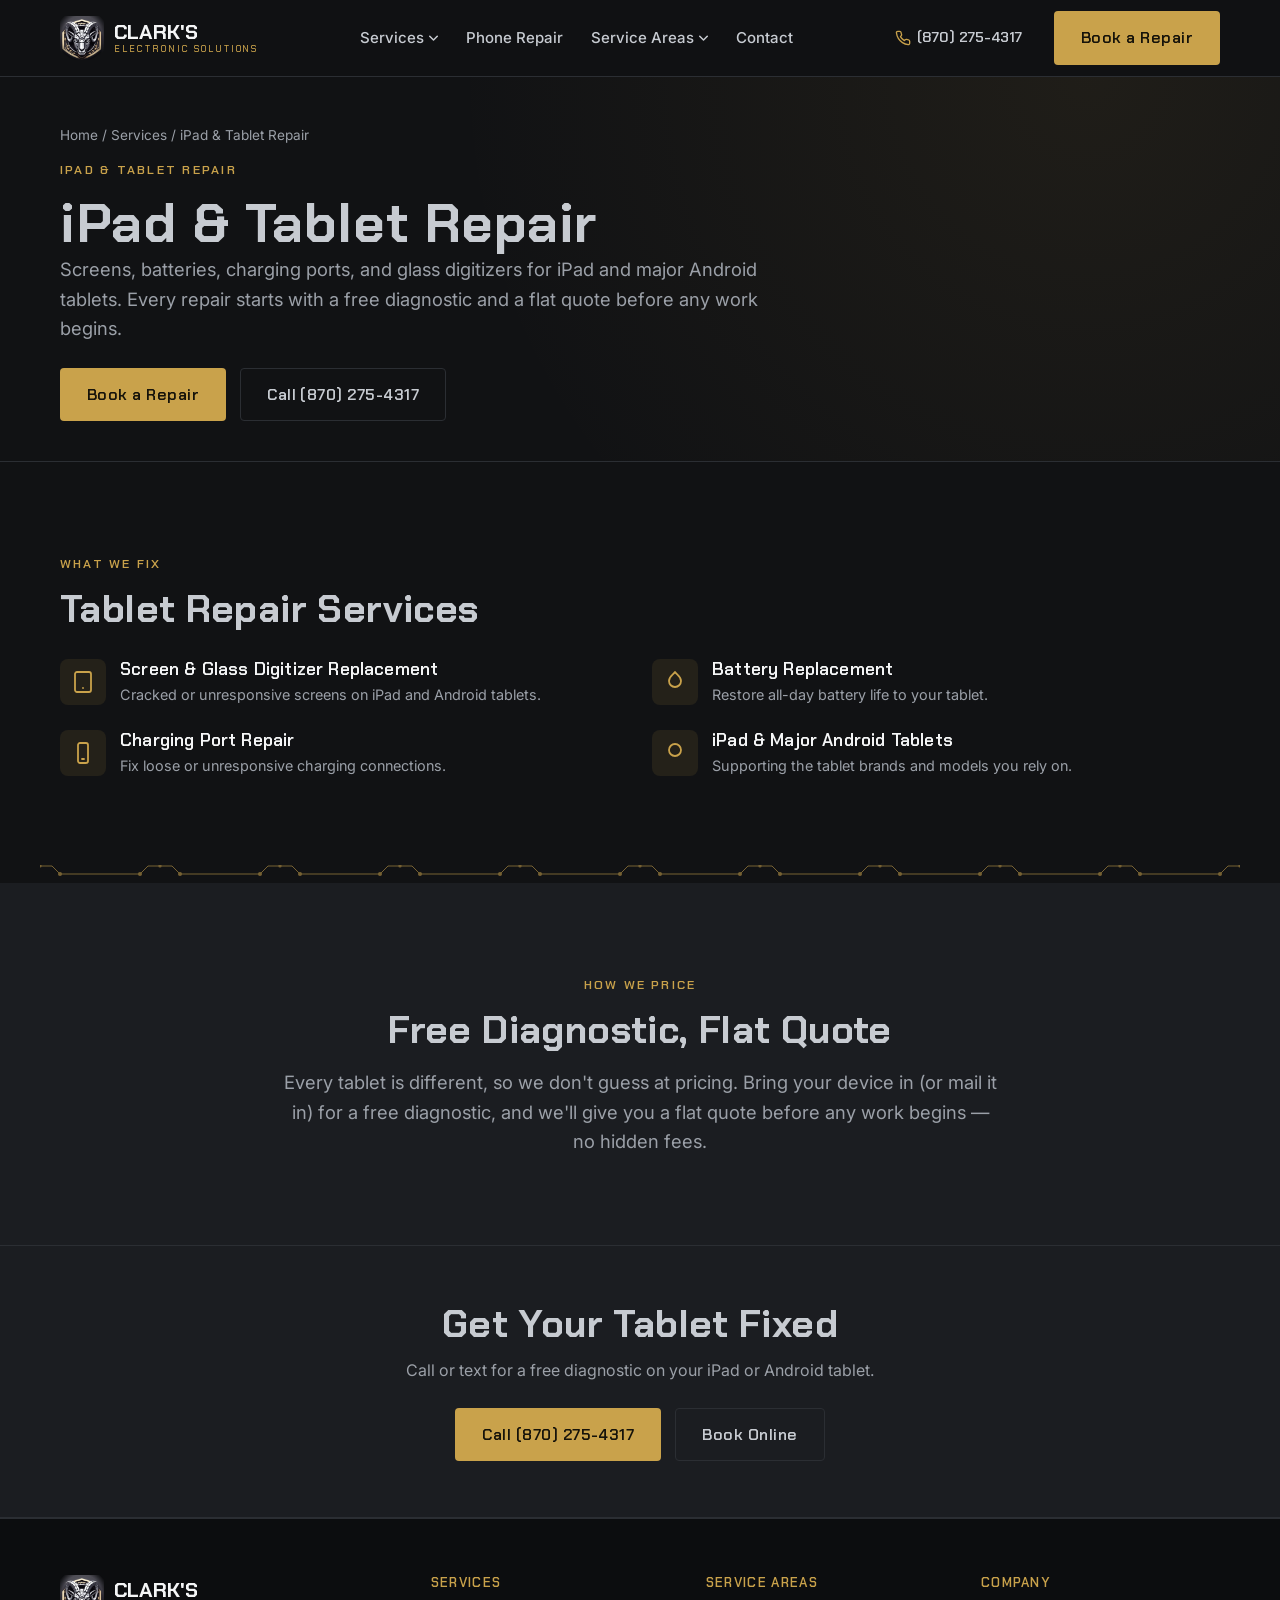
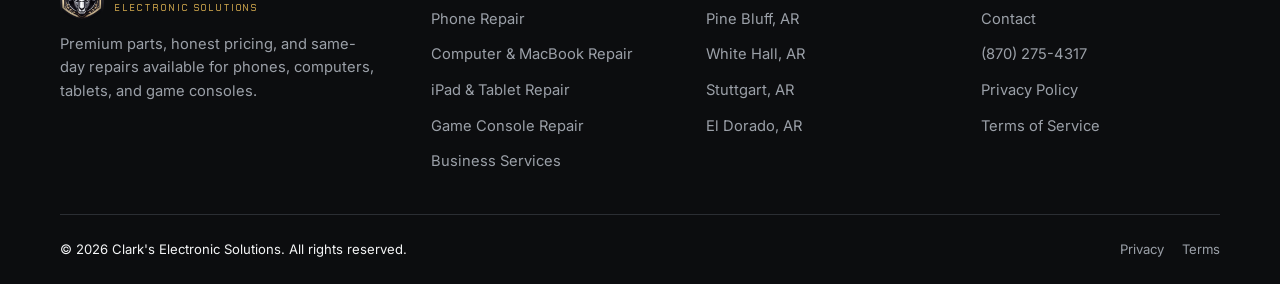
<file: services/tablet-repair.html>
<!DOCTYPE html>
<html lang="en">
<head>
<meta charset="UTF-8">
<meta name="viewport" content="width=device-width, initial-scale=1.0">
<title>iPad & Tablet Repair | Clark's Electronic Solutions</title>
<meta name="description" content="iPad and Android tablet screen, battery, and charging port repair in Pine Bluff, AR. Free diagnostic, flat quote before any work begins. Call (870) 275-4317.">
<link rel="canonical" href="https://clarkselectronicsolutions.com/services/tablet-repair.html">
<meta property="og:type" content="website">
<meta property="og:title" content="iPad & Tablet Repair | Clark's Electronic Solutions">
<meta property="og:description" content="iPad and Android tablet screen, battery, and charging port repair. Free diagnostic, flat quote before any work begins.">
<meta property="og:url" content="https://clarkselectronicsolutions.com/services/tablet-repair.html">
<meta property="og:image" content="https://clarkselectronicsolutions.com/assets/img/clarks-emblem.jpg">
<meta property="og:site_name" content="Clark's Electronic Solutions">
<meta name="twitter:card" content="summary_large_image">
<link rel="preconnect" href="https://fonts.googleapis.com">
<link rel="preconnect" href="https://fonts.gstatic.com" crossorigin>
<link href="https://fonts.googleapis.com/css2?family=Chakra+Petch:wght@400;500;600;700&family=Inter:wght@400;500;600;700&display=swap" rel="stylesheet">
<link rel="stylesheet" href="../styles.css">
<!-- TBD: Replace streetAddress and openingHours below with real values before launch -->
<script type="application/ld+json">
{
  "@context": "https://schema.org",
  "@type": "ElectronicsStore",
  "name": "Clark's Electronic Solutions",
  "image": "https://clarkselectronicsolutions.com/assets/img/clarks-emblem.jpg",
  "url": "https://clarkselectronicsolutions.com/",
  "telephone": "+18702754317",
  "priceRange": "$$",
  "address": { "@type": "PostalAddress", "streetAddress": "503 W 29th Ave", "addressLocality": "Pine Bluff", "addressRegion": "AR", "postalCode": "71603", "addressCountry": "US" },
  "openingHours": ["Mo-Fr 09:00-21:00", "Sa 10:00-19:00"]
}
</script>
<script type="application/ld+json">
{
  "@context": "https://schema.org",
  "@type": "Service",
  "serviceType": "Tablet Repair",
  "provider": { "@type": "ElectronicsStore", "name": "Clark's Electronic Solutions", "telephone": "+18702754317", "url": "https://clarkselectronicsolutions.com/" },
  "areaServed": [
    { "@type": "City", "name": "Pine Bluff, AR" },
    { "@type": "City", "name": "White Hall, AR" },
    { "@type": "City", "name": "Stuttgart, AR" },
    { "@type": "City", "name": "El Dorado, AR" }
  ],
  "url": "https://clarkselectronicsolutions.com/services/tablet-repair.html"
}
</script>
</head>
<body>

<header class="site-header">
  <div class="header-inner">
    <a href="../index.html" class="brand">
      <img src="../assets/img/clarks-emblem.jpg" alt="" class="brand-emblem" width="44" height="44">
      <span class="brand-wordmark">
        <span class="brand-name">CLARK'S</span>
        <span class="brand-sub">Electronic Solutions</span>
      </span>
    </a>
    <nav class="primary-nav" aria-label="Primary">
      <ul>
        <li>
          <button class="nav-link" type="button" data-dropdown-toggle aria-expanded="false" aria-controls="dd-services">
            Services
            <svg class="nav-caret" viewBox="0 0 12 8" fill="none"><path d="M1 1L6 6L11 1" stroke="currentColor" stroke-width="2" stroke-linecap="round" stroke-linejoin="round"/></svg>
          </button>
          <div class="dropdown" id="dd-services">
            <a href="../phone-repair.html">iPhone &amp; Samsung Repair</a>
            <a href="computer-repair.html">Computers, Laptops &amp; MacBooks</a>
            <a href="tablet-repair.html" style="color:var(--gold);">iPad &amp; Tablet Repair</a>
            <a href="game-console-repair.html">Game Console Repair</a>
            <a href="business-services.html">Business &amp; Commercial Services</a>
          </div>
        </li>
        <li><a href="../phone-repair.html" class="nav-link">Phone Repair</a></li>
        <li>
          <button class="nav-link" type="button" data-dropdown-toggle aria-expanded="false" aria-controls="dd-areas">
            Service Areas
            <svg class="nav-caret" viewBox="0 0 12 8" fill="none"><path d="M1 1L6 6L11 1" stroke="currentColor" stroke-width="2" stroke-linecap="round" stroke-linejoin="round"/></svg>
          </button>
          <div class="dropdown" id="dd-areas">
            <a href="../areas/pine-bluff-ar.html">Pine Bluff, AR</a>
            <a href="../areas/white-hall-ar.html">White Hall, AR</a>
            <a href="../areas/stuttgart-ar.html">Stuttgart, AR</a>
            <a href="../areas/el-dorado-ar.html">El Dorado, AR</a>
          </div>
        </li>
        <li><a href="../contact.html" class="nav-link">Contact</a></li>
      </ul>
    </nav>
    <div class="header-actions">
      <a href="tel:8702754317" class="header-call">
        <svg viewBox="0 0 24 24" fill="none" stroke="currentColor" stroke-width="2" stroke-linecap="round" stroke-linejoin="round"><path d="M22 16.92v3a2 2 0 0 1-2.18 2 19.79 19.79 0 0 1-8.63-3.07 19.5 19.5 0 0 1-6-6 19.79 19.79 0 0 1-3.07-8.67A2 2 0 0 1 4.11 2h3a2 2 0 0 1 2 1.72c.127.96.361 1.903.7 2.81a2 2 0 0 1-.45 2.11L8.09 9.91a16 16 0 0 0 6 6l1.27-1.27a2 2 0 0 1 2.11-.45c.907.339 1.85.573 2.81.7A2 2 0 0 1 22 16.92z"/></svg>
        (870) 275-4317
      </a>
      <a href="tel:8702754317" class="header-call-mobile" aria-label="Call (870) 275-4317">
        <svg viewBox="0 0 24 24" fill="none" stroke="currentColor" stroke-width="2" stroke-linecap="round" stroke-linejoin="round"><path d="M22 16.92v3a2 2 0 0 1-2.18 2 19.79 19.79 0 0 1-8.63-3.07 19.5 19.5 0 0 1-6-6 19.79 19.79 0 0 1-3.07-8.67A2 2 0 0 1 4.11 2h3a2 2 0 0 1 2 1.72c.127.96.361 1.903.7 2.81a2 2 0 0 1-.45 2.11L8.09 9.91a16 16 0 0 0 6 6l1.27-1.27a2 2 0 0 1 2.11-.45c.907.339 1.85.573 2.81.7A2 2 0 0 1 22 16.92z"/></svg>
      </a>
      <a href="../contact.html" class="btn btn-gold">Book a Repair</a>
      <button class="nav-toggle" type="button" data-nav-toggle aria-expanded="false" aria-label="Toggle menu" aria-controls="mobile-nav">
        <span></span><span></span><span></span>
      </button>
    </div>
  </div>
  <div class="mobile-nav" data-mobile-nav id="mobile-nav">
    <div class="mnav-group">
      <button class="mobile-nav-link" type="button" data-mnav-toggle aria-expanded="false" aria-controls="mnav-services">
        Services
        <svg class="mnav-caret" viewBox="0 0 12 8" fill="none"><path d="M1 1L6 6L11 1" stroke="currentColor" stroke-width="2" stroke-linecap="round" stroke-linejoin="round"/></svg>
      </button>
      <div class="mobile-submenu" id="mnav-services">
        <a href="../phone-repair.html">iPhone &amp; Samsung Repair</a>
        <a href="computer-repair.html">Computers, Laptops &amp; MacBooks</a>
        <a href="tablet-repair.html">iPad &amp; Tablet Repair</a>
        <a href="game-console-repair.html">Game Console Repair</a>
        <a href="business-services.html">Business &amp; Commercial Services</a>
      </div>
    </div>
    <div class="mnav-group"><a href="../phone-repair.html" class="mobile-nav-link">Phone Repair</a></div>
    <div class="mnav-group">
      <button class="mobile-nav-link" type="button" data-mnav-toggle aria-expanded="false" aria-controls="mnav-areas">
        Service Areas
        <svg class="mnav-caret" viewBox="0 0 12 8" fill="none"><path d="M1 1L6 6L11 1" stroke="currentColor" stroke-width="2" stroke-linecap="round" stroke-linejoin="round"/></svg>
      </button>
      <div class="mobile-submenu" id="mnav-areas">
        <a href="../areas/pine-bluff-ar.html">Pine Bluff, AR</a>
        <a href="../areas/white-hall-ar.html">White Hall, AR</a>
        <a href="../areas/stuttgart-ar.html">Stuttgart, AR</a>
        <a href="../areas/el-dorado-ar.html">El Dorado, AR</a>
      </div>
    </div>
    <div class="mnav-group"><a href="../contact.html" class="mobile-nav-link">Contact</a></div>
    <a href="../contact.html" class="btn btn-gold btn-block">Book a Repair</a>
  </div>
</header>

<main>

  <div class="page-header">
    <div class="container">
      <p class="breadcrumb"><a href="../index.html">Home</a> / Services / iPad &amp; Tablet Repair</p>
      <span class="eyebrow">iPad &amp; Tablet Repair</span>
      <h1>iPad &amp; Tablet Repair</h1>
      <p class="lede max-w-content">Screens, batteries, charging ports, and glass digitizers for iPad and major Android tablets. Every repair starts with a free diagnostic and a flat quote before any work begins.</p>
      <div class="btn-row" style="margin-top:24px;">
        <a href="../contact.html" class="btn btn-gold">Book a Repair</a>
        <a href="tel:8702754317" class="btn btn-outline">Call (870) 275-4317</a>
      </div>
    </div>
  </div>

  <section>
    <div class="container">
      <span class="eyebrow">What We Fix</span>
      <h2 style="margin-bottom:28px;">Tablet Repair Services</h2>
      <div class="grid cols-2">
        <div class="feature">
          <div class="icon-wrap"><svg viewBox="0 0 24 24" fill="none" stroke="currentColor" stroke-width="1.8" stroke-linecap="round" stroke-linejoin="round"><rect x="4" y="2" width="16" height="20" rx="2"/><line x1="12" y1="18" x2="12.01" y2="18"/></svg></div>
          <div><h4>Screen &amp; Glass Digitizer Replacement</h4><p>Cracked or unresponsive screens on iPad and Android tablets.</p></div>
        </div>
        <div class="feature">
          <div class="icon-wrap"><svg viewBox="0 0 24 24" fill="none" stroke="currentColor" stroke-width="1.8" stroke-linecap="round" stroke-linejoin="round"><path d="M12 2c-2 3-6 4-6 9a6 6 0 0 0 12 0c0-5-4-6-6-9z"/></svg></div>
          <div><h4>Battery Replacement</h4><p>Restore all-day battery life to your tablet.</p></div>
        </div>
        <div class="feature">
          <div class="icon-wrap"><svg viewBox="0 0 24 24" fill="none" stroke="currentColor" stroke-width="1.8" stroke-linecap="round" stroke-linejoin="round"><rect x="7" y="2" width="10" height="20" rx="2"/><line x1="11" y1="18" x2="13" y2="18"/></svg></div>
          <div><h4>Charging Port Repair</h4><p>Fix loose or unresponsive charging connections.</p></div>
        </div>
        <div class="feature">
          <div class="icon-wrap"><svg viewBox="0 0 24 24" fill="none" stroke="currentColor" stroke-width="1.8" stroke-linecap="round" stroke-linejoin="round"><path d="M12 15a6 6 0 1 0 0-12 6 6 0 0 0 0 12z"/></svg></div>
          <div><h4>iPad &amp; Major Android Tablets</h4><p>Supporting the tablet brands and models you rely on.</p></div>
        </div>
      </div>
    </div>
  </section>

  <div class="circuit-rule" role="presentation"></div>

  <section class="alt-bg">
    <div class="container center max-w-content" style="margin:0 auto;">
      <span class="eyebrow">How We Price</span>
      <h2 style="margin-bottom:16px;">Free Diagnostic, Flat Quote</h2>
      <p class="lede">Every tablet is different, so we don't guess at pricing. Bring your device in (or mail it in) for a free diagnostic, and we'll give you a flat quote before any work begins &mdash; no hidden fees.</p>
    </div>
  </section>

  <section class="contact-cta">
    <div class="container">
      <h2>Get Your Tablet Fixed</h2>
      <p>Call or text for a free diagnostic on your iPad or Android tablet.</p>
      <div class="btn-row">
        <a href="tel:8702754317" class="btn btn-gold">Call (870) 275-4317</a>
        <a href="../contact.html" class="btn btn-outline">Book Online</a>
      </div>
    </div>
  </section>

</main>

<footer class="site-footer">
  <div class="container">
    <div class="footer-grid">
      <div class="footer-brand">
        <a href="../index.html" class="brand">
          <img src="../assets/img/clarks-emblem.jpg" alt="" class="brand-emblem" width="44" height="44">
          <span class="brand-wordmark">
            <span class="brand-name">CLARK'S</span>
            <span class="brand-sub">Electronic Solutions</span>
          </span>
        </a>
        <p>Premium parts, honest pricing, and same-day repairs available for phones, computers, tablets, and game consoles.</p>
      </div>
      <div class="footer-col">
        <h5>Services</h5>
        <ul>
          <li><a href="../phone-repair.html">Phone Repair</a></li>
          <li><a href="computer-repair.html">Computer &amp; MacBook Repair</a></li>
          <li><a href="tablet-repair.html">iPad &amp; Tablet Repair</a></li>
          <li><a href="game-console-repair.html">Game Console Repair</a></li>
          <li><a href="business-services.html">Business Services</a></li>
        </ul>
      </div>
      <div class="footer-col">
        <h5>Service Areas</h5>
        <ul>
          <li><a href="../areas/pine-bluff-ar.html">Pine Bluff, AR</a></li>
          <li><a href="../areas/white-hall-ar.html">White Hall, AR</a></li>
          <li><a href="../areas/stuttgart-ar.html">Stuttgart, AR</a></li>
          <li><a href="../areas/el-dorado-ar.html">El Dorado, AR</a></li>
        </ul>
      </div>
      <div class="footer-col">
        <h5>Company</h5>
        <ul>
          <li><a href="../contact.html">Contact</a></li>
          <li><a href="tel:8702754317">(870) 275-4317</a></li>
          <li><a href="../privacy.html">Privacy Policy</a></li>
          <li><a href="../terms.html">Terms of Service</a></li>
        </ul>
      </div>
    </div>
    <div class="footer-bottom">
      <p>&copy; 2026 Clark's Electronic Solutions. All rights reserved.</p>
      <div class="footer-legal">
        <a href="../privacy.html">Privacy</a>
        <a href="../terms.html">Terms</a>
      </div>
    </div>
  </div>
</footer>
<script src="../main.js"></script>
</body>
</html>
</file>
<file: styles.css>
/* ==========================================================================
   Clark's Electronic Solutions — Shared Design System
   Pure CSS, no framework. Dark, premium, circuit-trace accented.
   ========================================================================== */

/* ---- Reset ---- */
*, *::before, *::after { box-sizing: border-box; }
html, body, h1, h2, h3, h4, h5, h6, p, ul, ol, dl, figure, blockquote { margin: 0; }
ul, ol { padding: 0; list-style: none; }
img { max-width: 100%; display: block; }
a { color: inherit; text-decoration: none; }
button { font: inherit; color: inherit; background: none; border: none; cursor: pointer; }
input, textarea, select { font: inherit; color: inherit; }
:focus-visible { outline: 2px solid var(--gold); outline-offset: 2px; }

/* ---- Design Tokens ---- */
:root {
  --bg: #111214;
  --panel: #1B1D21;
  --panel-raised: #202226;
  --silver: #C7CBD1;
  --gold: #C9A24B;
  --gold-bright: #E0BC6B;
  --gold-dim: #8f7638;
  --white: #F4F5F6;
  --text-muted: #9BA0A8;
  --border: #2B2E33;
  --success: #6FBF8B;
  --radius-sm: 4px;
  --radius-md: 8px;
  --radius-lg: 14px;
  --container-w: 1200px;
  --font-display: "Chakra Petch", "Rajdhani", sans-serif;
  --font-body: "Inter", -apple-system, BlinkMacSystemFont, "Segoe UI", sans-serif;
  --header-h: 76px;
  --shadow-card: 0 4px 24px rgba(0,0,0,0.35);
}

/* ---- Base ---- */
body {
  background: var(--bg);
  color: var(--white);
  font-family: var(--font-body);
  font-size: 16px;
  line-height: 1.6;
  -webkit-font-smoothing: antialiased;
}

h1, h2, h3, h4, h5 {
  font-family: var(--font-display);
  color: var(--silver);
  font-weight: 600;
  line-height: 1.15;
  letter-spacing: 0.01em;
}
h1 { font-size: clamp(2rem, 4.5vw, 3.4rem); font-weight: 700; }
h2 { font-size: clamp(1.6rem, 3vw, 2.4rem); font-weight: 700; }
h3 { font-size: clamp(1.2rem, 2vw, 1.5rem); }
h4 { font-size: 1.1rem; }

p { color: var(--white); }
p.lede { font-size: 1.15rem; color: var(--text-muted); }

.text-muted { color: var(--text-muted); }
.text-gold { color: var(--gold); }

a.link-gold { color: var(--gold); border-bottom: 1px solid transparent; transition: border-color .2s ease; }
a.link-gold:hover { border-color: var(--gold); }

.eyebrow {
  display: inline-block;
  font-family: var(--font-display);
  color: var(--gold);
  text-transform: uppercase;
  letter-spacing: 0.18em;
  font-size: 0.78rem;
  font-weight: 600;
  margin-bottom: 0.75rem;
}

.container {
  max-width: var(--container-w);
  margin: 0 auto;
  padding: 0 20px;
}

section { padding: 64px 0; }
section.tight { padding: 40px 0; }
section.alt-bg { background: var(--panel); }

@media (min-width: 700px) {
  section { padding: 88px 0; }
}

/* ---- Buttons ---- */
.btn {
  display: inline-flex;
  align-items: center;
  justify-content: center;
  gap: 8px;
  font-family: var(--font-display);
  font-weight: 600;
  letter-spacing: 0.03em;
  font-size: 0.98rem;
  padding: 13px 26px;
  border-radius: var(--radius-sm);
  border: 1px solid transparent;
  transition: transform .15s ease, background .2s ease, border-color .2s ease, color .2s ease;
  white-space: nowrap;
}
.btn:active { transform: translateY(1px); }

.btn-gold {
  background: var(--gold);
  color: #16130a;
}
.btn-gold:hover { background: var(--gold-bright); }

.btn-outline {
  background: transparent;
  color: var(--silver);
  border-color: var(--border);
}
.btn-outline:hover { border-color: var(--gold); color: var(--gold); }

.btn-ghost-gold {
  background: transparent;
  color: var(--gold);
  border-color: var(--gold-dim);
}
.btn-ghost-gold:hover { background: rgba(201,162,75,0.1); }

.btn-block { width: 100%; }

.btn-row {
  display: flex;
  flex-wrap: wrap;
  gap: 14px;
}

/* ---- Site Header ---- */
.site-header {
  position: sticky;
  top: 0;
  z-index: 100;
  background: rgba(17,18,20,0.92);
  backdrop-filter: saturate(140%) blur(10px);
  border-bottom: 1px solid var(--border);
  transition: background .3s ease, border-color .3s ease, box-shadow .3s ease;
}
.site-header.is-scrolled { box-shadow: 0 6px 20px rgba(0,0,0,0.35); }

/* Home page: header floats transparently over the hero art until scrolled,
   instead of sitting in a solid bar. Fixed (not sticky) so it never
   reserves flow space and the hero can bleed all the way to the top. */
.page-home .site-header {
  position: fixed;
  top: 0; left: 0; right: 0;
  background: transparent;
  backdrop-filter: none;
  border-bottom-color: transparent;
}
.page-home .site-header.is-scrolled {
  background: rgba(17,18,20,0.92);
  backdrop-filter: saturate(140%) blur(10px);
  border-bottom-color: var(--border);
}

.header-inner {
  max-width: var(--container-w);
  margin: 0 auto;
  padding: 0 20px;
  height: var(--header-h);
  display: flex;
  align-items: center;
  justify-content: space-between;
  gap: 16px;
}

.brand {
  display: flex;
  align-items: center;
  gap: 10px;
  flex-shrink: 0;
}
.brand-emblem {
  width: 44px;
  height: 44px;
  object-fit: cover;
  object-position: center 30%;
  -webkit-mask-image: radial-gradient(circle at 50% 45%, #000 62%, transparent 82%);
  mask-image: radial-gradient(circle at 50% 45%, #000 62%, transparent 82%);
  flex-shrink: 0;
}
.brand-wordmark { display: flex; flex-direction: column; line-height: 1; }
.brand-name {
  font-family: var(--font-display);
  font-weight: 700;
  font-size: 1.3rem;
  color: var(--white);
  letter-spacing: 0.01em;
}
.brand-sub {
  font-family: var(--font-display);
  font-weight: 500;
  font-size: 0.56rem;
  color: var(--gold);
  letter-spacing: 0.22em;
  text-transform: uppercase;
  margin-top: 3px;
}

/* Primary nav (desktop) */
.primary-nav { display: none; }
.primary-nav ul { display: flex; align-items: center; gap: 4px; }
.primary-nav > ul > li { position: relative; }
.nav-link {
  display: flex;
  align-items: center;
  gap: 5px;
  padding: 10px 12px;
  font-size: 0.94rem;
  font-weight: 500;
  color: var(--silver);
  border-radius: var(--radius-sm);
  transition: color .2s ease, background .2s ease;
}
.nav-link:hover, .nav-link[aria-expanded="true"] { color: var(--gold); background: rgba(255,255,255,0.03); }
.nav-caret { width: 9px; height: 9px; flex-shrink: 0; transition: transform .2s ease; }
.nav-link[aria-expanded="true"] .nav-caret { transform: rotate(180deg); }

.dropdown {
  position: absolute;
  top: calc(100% + 6px);
  left: 0;
  min-width: 260px;
  background: var(--panel-raised);
  border: 1px solid var(--border);
  border-radius: var(--radius-md);
  box-shadow: var(--shadow-card);
  padding: 8px;
  display: none;
  flex-direction: column;
  gap: 2px;
}
.dropdown.is-open { display: flex; }
.dropdown a {
  padding: 10px 12px;
  border-radius: var(--radius-sm);
  font-size: 0.92rem;
  color: var(--white);
}
.dropdown a:hover { background: rgba(201,162,75,0.1); color: var(--gold); }

.header-actions {
  display: flex;
  align-items: center;
  gap: 10px;
}
.header-call {
  display: none;
  align-items: center;
  gap: 6px;
  margin-right: 22px;
  font-family: var(--font-display);
  font-weight: 600;
  color: var(--silver);
  font-size: 0.92rem;
}
.header-call svg { width: 16px; height: 16px; color: var(--gold); flex-shrink: 0; }

.header-call-mobile {
  display: flex;
  align-items: center;
  gap: 6px;
  color: var(--gold);
  flex-shrink: 0;
}
.header-call-mobile svg { width: 20px; height: 20px; }

.nav-toggle {
  display: flex;
  flex-direction: column;
  justify-content: center;
  gap: 5px;
  width: 40px;
  height: 40px;
  padding: 8px;
  flex-shrink: 0;
}
.nav-toggle span {
  display: block;
  width: 100%;
  height: 2px;
  background: var(--silver);
  transition: transform .25s ease, opacity .2s ease;
}
.nav-toggle[aria-expanded="true"] span:nth-child(1) { transform: translateY(7px) rotate(45deg); }
.nav-toggle[aria-expanded="true"] span:nth-child(2) { opacity: 0; }
.nav-toggle[aria-expanded="true"] span:nth-child(3) { transform: translateY(-7px) rotate(-45deg); }

/* Mobile nav panel */
.mobile-nav {
  display: none;
  flex-direction: column;
  background: var(--bg);
  border-bottom: 1px solid var(--border);
  padding: 8px 20px 20px;
}
.mobile-nav.is-open { display: flex; }
.mobile-nav .mnav-group { border-top: 1px solid var(--border); padding: 6px 0; }
.mobile-nav .mnav-group:first-child { border-top: none; }
.mobile-nav-link {
  display: flex;
  justify-content: space-between;
  align-items: center;
  padding: 12px 4px;
  font-family: var(--font-display);
  font-weight: 600;
  font-size: 1.02rem;
  color: var(--white);
}
.mobile-submenu { display: none; flex-direction: column; padding-left: 12px; }
.mobile-submenu.is-open { display: flex; }
.mobile-submenu a { padding: 10px 4px; color: var(--text-muted); font-size: 0.95rem; }
.mobile-submenu a:hover { color: var(--gold); }
.mnav-caret { width: 10px; height: 10px; transition: transform .2s ease; }
.mobile-nav-link[aria-expanded="true"] .mnav-caret { transform: rotate(180deg); }
.mobile-nav .btn { margin-top: 14px; }

@media (min-width: 1000px) {
  .primary-nav { display: block; }
  .header-call { display: flex; }
  .header-call-mobile { display: none; }
  .nav-toggle { display: none; }
  .mobile-nav { display: none !important; }
}

/* Below 1000px, the header's own Book a Repair button is dropped in favor of
   the one duplicated inside the mobile nav panel, to prevent overflow at
   narrow widths (down to 360px) alongside the call icon and nav toggle. */
@media (max-width: 999px) {
  .header-actions .btn-gold { display: none; }
}
@media (max-width: 380px) {
  .brand-name { font-size: 1.1rem; }
  .header-inner { padding: 0 14px; gap: 8px; }
}

/* ---- Circuit Trace Motifs ---- */
.circuit-rule {
  height: 18px;
  background-image: url("data:image/svg+xml,%3Csvg xmlns='http://www.w3.org/2000/svg' width='120' height='18' viewBox='0 0 120 18'%3E%3Cpath d='M0 9 H40 L48 1 H72 L80 9 H120' fill='none' stroke='%23C9A24B' stroke-width='1'/%3E%3Ccircle cx='40' cy='9' r='2' fill='%23C9A24B'/%3E%3Ccircle cx='80' cy='9' r='2' fill='%23C9A24B'/%3E%3Ccircle cx='60' cy='1' r='1.6' fill='%23C9A24B'/%3E%3C/svg%3E");
  background-repeat: repeat-x;
  background-position: center;
  background-size: 120px 18px;
  opacity: 0.55;
  margin: 0 auto;
  max-width: var(--container-w);
}

.section-divider {
  width: 100%;
  overflow: hidden;
}

.corner-accent {
  position: relative;
}
.corner-accent::before, .corner-accent::after {
  content: "";
  position: absolute;
  width: 26px;
  height: 26px;
  background-repeat: no-repeat;
  pointer-events: none;
  opacity: 0.85;
}
.corner-accent::before {
  top: -1px; left: -1px;
  background-image: url("data:image/svg+xml,%3Csvg xmlns='http://www.w3.org/2000/svg' width='26' height='26' viewBox='0 0 26 26'%3E%3Cpath d='M1 16 V4 Q1 1 4 1 H16' fill='none' stroke='%23C9A24B' stroke-width='1.4'/%3E%3Ccircle cx='4' cy='1' r='1.8' fill='%23C9A24B'/%3E%3C/svg%3E");
}
.corner-accent::after {
  bottom: -1px; right: -1px;
  background-image: url("data:image/svg+xml,%3Csvg xmlns='http://www.w3.org/2000/svg' width='26' height='26' viewBox='0 0 26 26'%3E%3Cpath d='M25 10 V22 Q25 25 22 25 H10' fill='none' stroke='%23C9A24B' stroke-width='1.4'/%3E%3Ccircle cx='22' cy='25' r='1.8' fill='%23C9A24B'/%3E%3C/svg%3E");
}

/* ---- Hero ---- */
.hero {
  position: relative;
  padding: 0 0 56px;
  background:
    radial-gradient(circle at 80% -10%, rgba(201,162,75,0.10), transparent 55%),
    radial-gradient(circle at 0% 100%, rgba(201,162,75,0.06), transparent 45%);
  border-bottom: 1px solid var(--border);
  overflow: hidden;
}

/* Scrim so the floating transparent header stays legible over the hero art
   underneath it, without needing a solid header background. */
.hero::before {
  content: "";
  position: absolute;
  top: 0; left: 0; right: 0;
  height: 220px;
  background: linear-gradient(to bottom, rgba(0,0,0,0.6), transparent);
  pointer-events: none;
  z-index: 1;
}

/* Full-bleed: sits outside .container so it spans the entire hero width
   (edge-to-edge on mobile) regardless of the page's max-width container. */
.hero-emblem-wrap {
  position: relative;
  width: 100%;
  display: flex;
  justify-content: center;
  /* Clears the floating fixed header (--header-h) plus breathing room, so
     the ram's top edge starts cleanly below it instead of poking up behind
     the header and crowding the "Clark's Electronic Solutions" wordmark. */
  padding-top: calc(var(--header-h) + 24px);
}
.hero-emblem {
  width: clamp(240px, 74vw, 336px);
  height: clamp(240px, 74vw, 336px);
  object-fit: cover;
  object-position: center 30%;
  -webkit-mask-image: radial-gradient(circle at 50% 45%, #000 60%, transparent 82%);
  mask-image: radial-gradient(circle at 50% 45%, #000 60%, transparent 82%);
}

.hero-grid { position: relative; z-index: 2; }
.hero-content { text-align: center; }
.hero h1 { margin: 0 0 16px; text-align: center; }
.hero .lede { text-align: center; max-width: 640px; margin: 0 auto 28px; }
.hero .btn-row { justify-content: center; }
.hero .hero-badge { margin: 0 auto 24px; }

.trust-strip {
  margin-top: 40px;
  display: grid;
  grid-template-columns: 1fr;
  gap: 10px;
  text-align: center;
}
.trust-strip li {
  font-family: var(--font-display);
  font-weight: 600;
  color: var(--silver);
  font-size: 0.92rem;
  padding: 10px;
  background: var(--panel);
  border: 1px solid var(--border);
  border-radius: var(--radius-sm);
}
.trust-strip .dot { color: var(--gold); margin: 0 8px; }

@media (min-width: 700px) {
  .trust-strip { grid-template-columns: repeat(3, auto); justify-content: center; }
  .trust-strip li { background: transparent; border: none; padding: 0; }
  .hero-emblem { width: clamp(304px, 48vw, 416px); height: clamp(304px, 48vw, 416px); }
}

/* Desktop: switch from stacked/centered to a split layout — copy top-aligned
   on the left, the ram emblem on the right sized down with breathing room
   on every side so it no longer overtakes the whole hero. */
@media (min-width: 1000px) {
  .hero {
    min-height: 600px;
    display: flex;
    align-items: stretch;
    padding-bottom: 0;
  }
  .hero-emblem-wrap {
    position: absolute;
    top: 0; right: 0; bottom: 0;
    /* width must be reset to auto — the base (mobile) rule sets
       width:100%, and leaving that in place over-constrains the box
       (left + width + right all set), which makes the browser ignore
       right:0 and overflow the image off the edge of the viewport. */
    width: auto;
    /* Positions the image's left edge exactly (copy's right edge + 56px),
       tracking the centered .container at any viewport width, so the gap
       to the copy on the left equals the 56px padding to the border on
       the right — not just an approximation at one screen size. */
    left: calc(max(0px, (100vw - 1200px) / 2) + 500px);
    padding: 130px 56px 64px 56px;
    box-sizing: border-box;
  }
  .hero-emblem {
    width: 100%;
    height: 100%;
    max-width: none;
    border-radius: var(--radius-lg);
    object-position: center 24%;
  }
  .hero-grid { width: 100%; padding: 130px 0 80px; }
  .hero-content { text-align: left; max-width: 480px; }
  .hero h1, .hero .lede { text-align: left; margin-left: 0; margin-right: 0; }
  .hero .btn-row { justify-content: flex-start; }
  .hero .hero-badge { margin: 0 0 24px; }
  .hero .trust-strip { justify-content: flex-start; }
}

/* ---- Page Header (non-home pages) ---- */
.page-header {
  padding: 48px 0 40px;
  border-bottom: 1px solid var(--border);
  background: radial-gradient(circle at 85% 0%, rgba(201,162,75,0.08), transparent 55%);
}
.page-header .eyebrow { display: block; }
.breadcrumb {
  font-size: 0.85rem;
  color: var(--text-muted);
  margin-bottom: 14px;
}
.breadcrumb a { color: var(--text-muted); }
.breadcrumb a:hover { color: var(--gold); }

/* ---- Grid / Cards ---- */
.grid {
  display: grid;
  gap: 24px;
  grid-template-columns: 1fr;
}
@media (min-width: 640px) { .grid.cols-2 { grid-template-columns: repeat(2, 1fr); } }
@media (min-width: 900px) {
  .grid.cols-3 { grid-template-columns: repeat(3, 1fr); }
  .grid.cols-4 { grid-template-columns: repeat(4, 1fr); }
}

.card {
  background: var(--panel);
  border: 1px solid var(--border);
  border-radius: var(--radius-lg);
  padding: 28px;
  position: relative;
}

.service-card { display: flex; flex-direction: column; gap: 14px; }
.service-card .badge-pop {
  position: absolute;
  top: -12px;
  right: 20px;
  background: var(--gold);
  color: #16130a;
  font-family: var(--font-display);
  font-weight: 700;
  font-size: 0.72rem;
  letter-spacing: 0.06em;
  text-transform: uppercase;
  padding: 5px 12px;
  border-radius: 999px;
}
.service-card ul { display: flex; flex-direction: column; gap: 8px; margin: 4px 0 10px; }
.service-card ul li {
  font-size: 0.92rem;
  color: var(--text-muted);
  padding-left: 16px;
  position: relative;
}
.service-card ul li::before {
  content: "";
  position: absolute;
  left: 0;
  top: 8px;
  width: 6px;
  height: 6px;
  background: var(--gold);
  border-radius: 50%;
}
.service-card .icon-wrap {
  width: 52px;
  height: 52px;
  border-radius: var(--radius-md);
  background: rgba(201,162,75,0.1);
  display: flex;
  align-items: center;
  justify-content: center;
}
.service-card .icon-wrap svg { width: 26px; height: 26px; color: var(--gold); }

/* Icon feature grid (Why Choose Us) */
.feature {
  display: flex;
  gap: 14px;
  align-items: flex-start;
}
.feature .icon-wrap {
  width: 46px;
  height: 46px;
  border-radius: var(--radius-md);
  background: rgba(201,162,75,0.1);
  display: flex;
  align-items: center;
  justify-content: center;
  flex-shrink: 0;
}
.feature .icon-wrap svg { width: 24px; height: 24px; color: var(--gold); }
.feature h4 { margin-bottom: 4px; color: var(--white); }
.feature p { font-size: 0.9rem; color: var(--text-muted); margin: 0; }

/* Steps (How It Works) */
.steps {
  display: grid;
  gap: 24px;
  grid-template-columns: 1fr;
  counter-reset: step;
}
@media (min-width: 900px) { .steps { grid-template-columns: repeat(4, 1fr); } }
.step { position: relative; padding-top: 12px; }
.step-num {
  font-family: var(--font-display);
  font-size: 2.4rem;
  font-weight: 700;
  color: var(--gold);
  opacity: 0.5;
  line-height: 1;
  margin-bottom: 10px;
}
.step h3 { margin-bottom: 8px; }
.step p { color: var(--text-muted); font-size: 0.92rem; }

/* Area links */
.area-list {
  display: grid;
  gap: 14px;
  grid-template-columns: 1fr;
}
@media (min-width: 640px) { .area-list { grid-template-columns: repeat(2, 1fr); } }
.area-link-card {
  display: flex;
  align-items: center;
  justify-content: space-between;
  padding: 20px 24px;
  background: var(--panel);
  border: 1px solid var(--border);
  border-radius: var(--radius-md);
  transition: border-color .2s ease;
}
.area-link-card:hover { border-color: var(--gold); }
.area-link-card span.arrow { color: var(--gold); font-family: var(--font-display); }

/* ---- Tables (pricing) ---- */
.table-scroll {
  overflow-x: auto;
  border-radius: var(--radius-md);
  border: 1px solid var(--border);
  -webkit-overflow-scrolling: touch;
}
table.price-table {
  width: 100%;
  border-collapse: collapse;
  min-width: 480px;
  background: var(--panel);
}
table.price-table th {
  background: var(--gold);
  color: #16130a;
  font-family: var(--font-display);
  font-weight: 700;
  text-align: left;
  padding: 14px 18px;
  font-size: 0.92rem;
  letter-spacing: 0.02em;
  white-space: nowrap;
}
table.price-table td {
  padding: 13px 18px;
  border-top: 1px solid var(--border);
  font-size: 0.94rem;
}
table.price-table tr:nth-child(even) td { background: rgba(255,255,255,0.015); }
table.price-table td.price { color: var(--gold); font-family: var(--font-display); font-weight: 600; white-space: nowrap; }
.table-note { font-size: 0.85rem; color: var(--text-muted); margin-top: 10px; }

/* ---- Package cards ---- */
.package-card {
  display: flex;
  flex-direction: column;
  gap: 12px;
}
.package-card .tier {
  font-family: var(--font-display);
  color: var(--gold);
  text-transform: uppercase;
  letter-spacing: 0.1em;
  font-size: 0.8rem;
  font-weight: 700;
}
.package-card .price-tag {
  font-family: var(--font-display);
  font-size: 1.5rem;
  font-weight: 700;
  color: var(--white);
}
.package-card ul { display: flex; flex-direction: column; gap: 6px; }
.package-card ul li { font-size: 0.9rem; color: var(--text-muted); }

/* ---- FAQ Accordion ---- */
.faq-item {
  border-bottom: 1px solid var(--border);
}
.faq-item:first-child { border-top: 1px solid var(--border); }
.faq-question {
  width: 100%;
  display: flex;
  justify-content: space-between;
  align-items: center;
  gap: 16px;
  padding: 20px 4px;
  text-align: left;
  font-family: var(--font-display);
  font-weight: 600;
  font-size: 1.02rem;
  color: var(--white);
}
.faq-question:hover { color: var(--gold); }
.faq-icon { width: 18px; height: 18px; flex-shrink: 0; color: var(--gold); transition: transform .25s ease; }
.faq-question[aria-expanded="true"] .faq-icon { transform: rotate(45deg); }
.faq-answer {
  max-height: 0;
  overflow: hidden;
  transition: max-height .25s ease;
}
.faq-answer p { padding: 0 4px 20px; color: var(--text-muted); }

/* ---- Forms ---- */
.form-grid {
  display: grid;
  gap: 16px;
  grid-template-columns: 1fr;
}
@media (min-width: 640px) { .form-grid.two-col { grid-template-columns: 1fr 1fr; } }
.form-field { display: flex; flex-direction: column; gap: 6px; }
.form-field label {
  font-size: 0.85rem;
  font-weight: 600;
  color: var(--silver);
}
.form-field input, .form-field select, .form-field textarea {
  background: var(--bg);
  border: 1px solid var(--border);
  border-radius: var(--radius-sm);
  padding: 12px 14px;
  font-size: 0.95rem;
}
.form-field input:focus, .form-field select:focus, .form-field textarea:focus {
  border-color: var(--gold);
}
.form-field textarea { resize: vertical; min-height: 110px; }
.form-note { font-size: 0.82rem; color: var(--text-muted); margin-top: 4px; }

/* ---- Customer Reviews (auto-scrolling marquee) ---- */
.reviews-section {
  padding: 64px 0;
  background: var(--panel);
  border-top: 1px solid var(--border);
  border-bottom: 1px solid var(--border);
  overflow: hidden;
}
@media (min-width: 700px) { .reviews-section { padding: 88px 0; } }

/* Google rating pill badge — reused in the hero and the reviews section */
.google-badge {
  display: inline-flex;
  align-items: center;
  gap: 12px;
  padding: 12px 22px;
  background: rgba(255,255,255,0.06);
  border: 1px solid rgba(255,255,255,0.14);
  border-radius: 999px;
}
.google-badge .stars { display: inline-flex; gap: 2px; }
.google-badge .star { width: 17px; height: 17px; fill: var(--gold); }
.google-badge .reviews-score {
  font-family: var(--font-display);
  font-weight: 700;
  color: var(--white);
  font-size: 1.1rem;
}
.google-badge .badge-divider { width: 1px; height: 20px; background: rgba(255,255,255,0.2); }
.google-badge .reviews-count { color: var(--text-muted); font-size: 0.9rem; white-space: nowrap; }

.reviews-rating { display: flex; justify-content: center; margin-top: 18px; }

/* Carousel: prev/next arrows plus a native horizontal-scroll row, advanced
   by JS in discrete one-card jumps via scrollTo (see main.js). Deliberately
   avoids CSS mask-image, keyframe/transform animation, and a continuous
   per-frame scrollLeft loop — all three were tested and failed to render
   the row correctly in Safari (a continuous JS-driven scrollLeft change is
   a known WebKit repaint bug). Native overflow-x guarantees the cards are
   always visible and swipeable even if JS never runs. */
.reviews-carousel {
  margin-top: 44px;
  display: flex;
  align-items: center;
  gap: 12px;
}
.reviews-nav {
  flex: 0 0 auto;
  width: 44px;
  height: 44px;
  border-radius: 50%;
  background: var(--panel-raised);
  border: 1px solid var(--border);
  color: var(--silver);
  display: flex;
  align-items: center;
  justify-content: center;
  transition: border-color .2s ease, color .2s ease;
}
.reviews-nav:hover { border-color: var(--gold); color: var(--gold); }
.reviews-nav svg { width: 20px; height: 20px; }

.reviews-marquee {
  flex: 1 1 auto;
  min-width: 0;
  width: 100%;
  overflow-x: auto;
  overflow-y: hidden;
  -webkit-overflow-scrolling: touch;
  scroll-behavior: smooth;
  scrollbar-width: none;
}
.reviews-marquee::-webkit-scrollbar { display: none; }

.reviews-track {
  display: flex;
  gap: 20px;
  width: max-content;
}

.review-card {
  /* Shrinks to fit whatever width the marquee actually has left after the
     container padding + two 44px nav buttons + gaps, capped at 340px, so
     one card fits fully in view on narrow phones instead of always being
     340px wide and getting clipped by the visible area. */
  flex: 0 0 min(340px, calc(100vw - 152px));
  background: var(--panel-raised);
  border: 1px solid var(--border);
  border-radius: var(--radius-lg);
  padding: 26px;
  display: flex;
  flex-direction: column;
  gap: 14px;
}
.review-card .stars { display: inline-flex; gap: 2px; }
.review-card .star { width: 15px; height: 15px; fill: var(--gold); }
.review-card p { font-size: 0.9rem; color: var(--text-muted); line-height: 1.6; margin: 0; }
.review-card .review-name {
  font-family: var(--font-display);
  font-weight: 600;
  color: var(--silver);
  font-size: 0.88rem;
  margin-top: auto;
}

/* ---- Contact strip ---- */
.contact-cta {
  text-align: center;
  padding: 56px 0;
  background: var(--panel);
  border-top: 1px solid var(--border);
  border-bottom: 1px solid var(--border);
}
.contact-cta h2 { margin-bottom: 12px; }
.contact-cta p { color: var(--text-muted); margin-bottom: 24px; }
.contact-cta .btn-row { justify-content: center; }

.call-link {
  display: inline-flex;
  align-items: center;
  gap: 8px;
}
.call-link svg { width: 18px; height: 18px; color: var(--gold); }

/* ---- Footer ---- */
.site-footer {
  background: #0c0d0f;
  border-top: 1px solid var(--border);
  padding: 56px 0 24px;
}
.footer-grid {
  display: grid;
  gap: 36px;
  grid-template-columns: 1fr;
  margin-bottom: 40px;
}
@media (min-width: 700px) { .footer-grid { grid-template-columns: 1.4fr 1fr 1fr 1fr; } }
.footer-brand .brand { margin-bottom: 14px; }
.footer-brand p { color: var(--text-muted); font-size: 0.92rem; max-width: 320px; }
.footer-col h5 {
  font-family: var(--font-display);
  color: var(--gold);
  font-size: 0.82rem;
  text-transform: uppercase;
  letter-spacing: 0.1em;
  margin-bottom: 16px;
}
.footer-col ul { display: flex; flex-direction: column; gap: 10px; }
.footer-col a { color: var(--text-muted); font-size: 0.92rem; }
.footer-col a:hover { color: var(--gold); }
.footer-social { display: flex; gap: 12px; margin-top: 16px; }
.footer-social a {
  width: 34px; height: 34px;
  display: flex; align-items: center; justify-content: center;
  border: 1px solid var(--border);
  border-radius: 50%;
  color: var(--text-muted);
}
.footer-social a:hover { color: var(--gold); border-color: var(--gold); }
.footer-social svg { width: 16px; height: 16px; }
.footer-bottom {
  border-top: 1px solid var(--border);
  padding-top: 24px;
  display: flex;
  flex-direction: column;
  gap: 12px;
  font-size: 0.82rem;
  color: var(--text-muted);
}
@media (min-width: 700px) {
  .footer-bottom { flex-direction: row; justify-content: space-between; align-items: center; }
}
.footer-bottom a { color: var(--text-muted); }
.footer-bottom a:hover { color: var(--gold); }
.footer-legal { display: flex; gap: 18px; }

/* ---- Misc utility ---- */
.mt-0 { margin-top: 0; }
.mb-0 { margin-bottom: 0; }
.center { text-align: center; }
.max-w-content { max-width: 760px; }
.max-w-content.center { margin-left: auto; margin-right: auto; }

/* Service-area intro paragraphs (and similar single-column body copy):
   plain, never bold, all one consistent size and (lighter/muted) color —
   overrides .lede's larger size/muted color on the first paragraph only
   applying to itself, so every paragraph here matches instead of the
   first one reading bigger and the rest reading smaller. Real breathing
   room between them too (the global reset zeroes out <p> margins). */
.container.max-w-content > p {
  font-size: 1.15rem;
  font-weight: 400;
  color: var(--text-muted);
  margin-bottom: 20px;
}
.container.max-w-content > p:last-child { margin-bottom: 0; }
.stack { display: flex; flex-direction: column; gap: 16px; }
.sr-only {
  position: absolute;
  width: 1px; height: 1px;
  padding: 0; margin: -1px;
  overflow: hidden;
  clip: rect(0,0,0,0);
  white-space: nowrap;
  border: 0;
}

.badge-list {
  display: flex;
  flex-wrap: wrap;
  gap: 10px;
  margin-top: 20px;
}
.badge-list li {
  font-size: 0.82rem;
  color: var(--silver);
  border: 1px solid var(--border);
  border-radius: 999px;
  padding: 7px 16px;
}

.map-embed {
  border: 1px solid var(--border);
  border-radius: var(--radius-md);
  overflow: hidden;
  line-height: 0;
}
.map-embed iframe { display: block; }

blockquote.legal, .legal-body {
  color: var(--text-muted);
}
.legal-body h2 { margin-top: 36px; margin-bottom: 12px; color: var(--silver); }
.legal-body h2:first-child { margin-top: 0; }
.legal-body p { margin-bottom: 14px; color: var(--text-muted); }
.legal-body ul { padding-left: 20px; margin-bottom: 14px; }
.legal-body ul li { list-style: disc; color: var(--text-muted); margin-bottom: 6px; }
</file>
